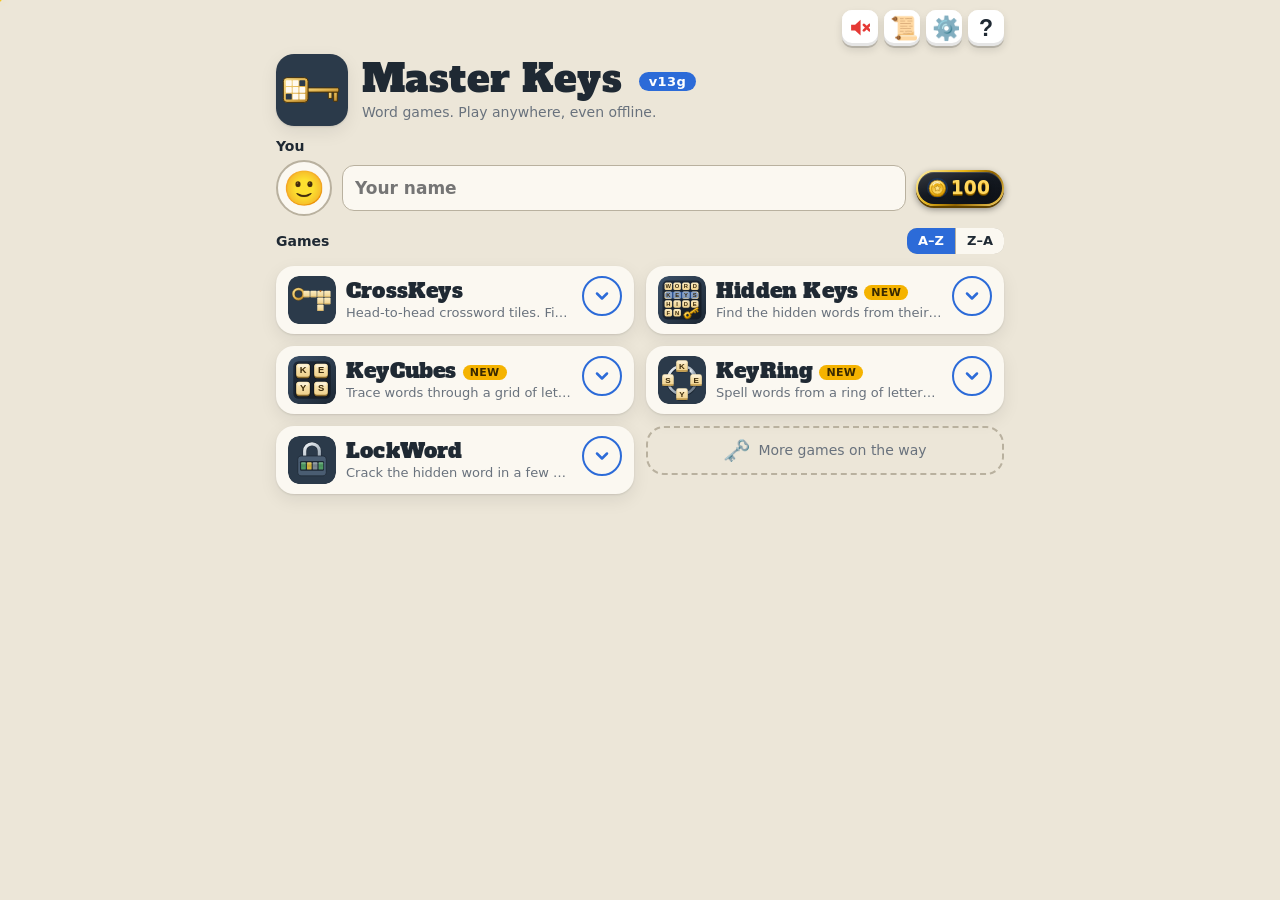
<file: index.html>
<!doctype html>
<html lang="en">
<head>
  <meta charset="utf-8">
  <meta name="viewport" content="width=device-width, initial-scale=1, viewport-fit=cover, user-scalable=no">
  <meta name="theme-color" content="#2b3a4a">
  <meta name="mobile-web-app-capable" content="yes">
  <meta name="apple-mobile-web-app-capable" content="yes">
  <meta name="apple-mobile-web-app-status-bar-style" content="default">
  <meta name="apple-mobile-web-app-title" content="Master Keys">
  <meta name="description" content="Master Keys: CrossKeys, a head-to-head crossword tile game, LockWord, a word-guessing game, and KeyRing, a word builder. Plays offline.">
  <title>Master Keys · v13g</title>
  <link rel="manifest" href="manifest.webmanifest">
  <link rel="icon" href="icons/icon.svg" type="image/svg+xml">
  <link rel="icon" href="icons/icon-192.png" type="image/png" sizes="192x192">
  <link rel="apple-touch-icon" href="icons/apple-touch-icon.png">
  <link rel="stylesheet" href="style.css">
</head>
<body>
  <!-- v11d / v11e: SVG gradients for the gold coin and KeyRing's corner pieces (hidden, but painted) -->
  <svg class="kr-defs mk-defs" width="0" height="0" aria-hidden="true" focusable="false"><defs>
      <!-- v11e: the app-wide 3D gold coin (app.js MK_COIN); v12a: the blue of the drawn pause / play icons -->
      <linearGradient id="mkBlueG" x1="0" y1="0" x2="0" y2="1"><stop offset="0" stop-color="#5aa8ff"/><stop offset=".55" stop-color="#2a7de8"/><stop offset="1" stop-color="#1659c2"/></linearGradient>
      <linearGradient id="mkCoinFace" x1="0" y1="0" x2=".3" y2="1"><stop offset="0" stop-color="#fff6c9"/><stop offset=".42" stop-color="#ffd54a"/><stop offset="1" stop-color="#d99a00"/></linearGradient>
      <linearGradient id="mkCoinIn" x1="0" y1="0" x2="0" y2="1"><stop offset="0" stop-color="#e3a400"/><stop offset="1" stop-color="#ffe07a"/></linearGradient>
      <linearGradient id="krCoinG" x1="0" y1="0" x2="0" y2="1"><stop offset="0" stop-color="#fff2b8"/><stop offset=".38" stop-color="#ffe082"/><stop offset="1" stop-color="#f5b300"/></linearGradient>
      <linearGradient id="krGloss" x1="0" y1="0" x2=".35" y2="1"><stop offset="0" stop-color="#fff" stop-opacity=".62"/><stop offset=".42" stop-color="#fff" stop-opacity=".12"/><stop offset=".5" stop-color="#fff" stop-opacity="0"/></linearGradient>
      <linearGradient id="krSapA" x1="0" y1="0" x2="0" y2="1"><stop offset="0" stop-color="#6cb6ff"/><stop offset=".45" stop-color="#2a7de8"/><stop offset="1" stop-color="#0d3f9e"/></linearGradient>
      <linearGradient id="krPurA" x1="0" y1="0" x2="0" y2="1"><stop offset="0" stop-color="#d8acff"/><stop offset=".45" stop-color="#9445f2"/><stop offset="1" stop-color="#4b1591"/></linearGradient>
      <linearGradient id="krSteelR" x1="0" y1="0" x2="1" y2="1"><stop offset="0" stop-color="#ffffff"/><stop offset=".45" stop-color="#b9c4cf"/><stop offset="1" stop-color="#5d6a77"/></linearGradient>
      <linearGradient id="krSteelB" x1="0" y1="0" x2="0" y2="1"><stop offset="0" stop-color="#fbfcfd"/><stop offset=".5" stop-color="#d3dae1"/><stop offset="1" stop-color="#97a3af"/></linearGradient>
      <linearGradient id="krSteelDk" x1="0" y1="0" x2="1" y2="1"><stop offset="0" stop-color="#9aa6b2"/><stop offset="1" stop-color="#36414d"/></linearGradient>
      <linearGradient id="krNavyC" x1="0" y1="0" x2="0" y2="1"><stop offset="0" stop-color="#34507f"/><stop offset=".5" stop-color="#1a2b4f"/><stop offset="1" stop-color="#0b1427"/></linearGradient>
      <linearGradient id="krPlumC" x1="0" y1="0" x2="0" y2="1"><stop offset="0" stop-color="#6a3a8e"/><stop offset=".5" stop-color="#3a1a55"/><stop offset="1" stop-color="#1f0c30"/></linearGradient>
      <linearGradient id="krGoldR" x1="0" y1="0" x2="1" y2="1"><stop offset="0" stop-color="#fff3b0"/><stop offset=".5" stop-color="#e7b416"/><stop offset="1" stop-color="#9a6b00"/></linearGradient>
      <!-- v12d (JM CD-119 add. 2.1): Button Colors Ruby, Emerald, Onyx -->
      <linearGradient id="krRubyD" x1="0" y1="0" x2="0" y2="1"><stop offset="0" stop-color="#ff7b7b"/><stop offset=".45" stop-color="#d62828"/><stop offset="1" stop-color="#7d0f14"/></linearGradient>
      <linearGradient id="krEmerE" x1="0" y1="0" x2="0" y2="1"><stop offset="0" stop-color="#6fe39a"/><stop offset=".45" stop-color="#1f9d55"/><stop offset="1" stop-color="#0b5a2e"/></linearGradient>
      <linearGradient id="krOnyxF" x1="0" y1="0" x2="0" y2="1"><stop offset="0" stop-color="#4a4f57"/><stop offset=".5" stop-color="#1c1f24"/><stop offset="1" stop-color="#050608"/></linearGradient>
    </defs></svg>
  <!-- ===== Lobby (v10, JM CD-76: 3.1–3.3, CD-79): only what every game shares, plus one equal card per game ===== -->
  <section id="home" class="screen">
    <div class="home-wrap lobby-wrap">
      <!-- sound, Game History, Master Keys settings and How To Play in the top corner -->
      <div class="home-icons">
        <button class="icon-btn snd-btn" data-snd type="button">🔇</button>
        <button class="icon-btn" id="histBtn" type="button" title="Game History" aria-label="Game History">📜</button>
        <button class="icon-btn" id="mkSetBtn" type="button" title="Master Keys settings" aria-label="Master Keys settings" data-mk-aria="{suite} settings">⚙</button>
        <button class="icon-btn" id="howBtn" type="button" title="How To Play" aria-label="How To Play">?</button>
      </div>
      <header class="brand">
        <img class="logo" src="icons/icon.svg" alt="" width="64" height="64">
        <div class="brand-txt">
          <h1><span data-mk="suite">Master Keys</span> <span class="vpill" id="verPill">v13g</span></h1>
          <p class="tag">Word games. Play anywhere, even offline.</p>
        </div>
      </header>

      <div class="field">
        <span class="lbl">You</span>
        <div class="me-row">
          <button class="me-av" id="myAv" type="button" aria-label="Choose your avatar">🙂</button>
          <input type="text" id="myName" maxlength="14" placeholder="Your name" autocomplete="off" spellcheck="false" aria-label="Your name">
          <span class="home-coins" id="homeCoins"></span><!-- v08: your coin balance -->
        </div>
      </div>

      <!-- v13b (JM CD-134: 3.1.2): the game cards sort A–Z (the standard) or Z–A -->
      <div class="games-head"><span class="lbl games-lbl">Games</span><div class="seg lobby-sort" id="lobbySort" role="group" aria-label="Sort the games"><button type="button" data-v="az" title="Sort the games A to Z">A–Z</button><button type="button" data-v="za" title="Sort the games Z to A">Z–A</button></div></div>
      <div class="games">
        <!-- v10a (JM CD-83: 3.1.1): each card starts collapsed. Tap the name (or the card) for the game's Setup screen;
             the chevron at the far right shows the details: record, ▶ Resume, 🆕 New Game (your last settings), ⚙ Setup -->
        <div class="gcard" id="ckCard" data-g="cross">
          <div class="ghead"><img class="gico" src="icons/crosskeys.svg" alt=""><div><p class="gname" data-mk="cross">CrossKeys</p><p class="gpitch" data-pitch="Head-to-head crossword tiles. Finish the words, beat the Bot.">Head-to-head crossword tiles. Finish the words, beat the Bot.</p></div><button class="gchev" type="button" aria-expanded="false" aria-label="Show CrossKeys details" data-mk-aria="Show {cross} details" title="Show details"><svg viewBox="0 0 24 24" fill="none" stroke="currentColor" stroke-width="3" stroke-linecap="round" stroke-linejoin="round" aria-hidden="true"><path d="M6 9l6 6 6-6"/></svg></button></div>
          <div class="gbody"><div>
            <div class="grec" id="ckRec"></div>
            <div class="gres" id="ckUnf" hidden></div>
            <div class="gbtns">
              <button class="btn primary big" id="resumeBtn" type="button" hidden>▶ Resume</button>
              <button class="btn big" id="ckNewBtn" type="button">🆕 New Game</button>
              <button class="btn big" id="ckSetupBtn" type="button" aria-label="Setup">⚙<span class="bt"> Setup</span></button>
            </div>
            <p class="glast" id="ckLast"></p>
          </div></div>
        </div>
        <div class="gcard" id="lwCard" data-g="lock">
          <div class="ghead"><span class="gico" id="vaultBtnIco"><img src="icons/lockword.svg" alt=""></span><div><p class="gname" id="vaultBtnName">LockWord</p><p class="gpitch" data-pitch="Crack the hidden word in a few guesses.">Crack the hidden word in a few guesses.</p></div><button class="gchev" type="button" aria-expanded="false" aria-label="Show LockWord details" data-mk-aria="Show {lock} details" title="Show details"><svg viewBox="0 0 24 24" fill="none" stroke="currentColor" stroke-width="3" stroke-linecap="round" stroke-linejoin="round" aria-hidden="true"><path d="M6 9l6 6 6-6"/></svg></button></div>
          <div class="gbody"><div>
            <div class="grec" id="lwRec"></div>
            <div class="gres" id="lwUnf" hidden></div>
            <div class="gbtns">
              <button class="btn primary big" id="lwResumeBtn" type="button" hidden>▶ Resume</button>
              <button class="btn big" id="lwNewBtn" type="button">🆕 New Game</button>
              <button class="btn big" id="vaultBtn" type="button" aria-label="Setup">⚙<span class="bt"> Setup</span></button>
            </div>
            <p class="glast" id="lwLast"></p>
          </div></div>
        </div>
        <div class="gcard" id="krCard" data-g="ring">
          <div class="ghead"><img class="gico" src="icons/keyring.svg" alt=""><div><p class="gname"><span data-mk="ring">KeyRing</span><span class="newb" id="krNewB">NEW</span></p><p class="gpitch" data-pitch="Spell words from a ring of letters. Fill every slot.">Spell words from a ring of letters. Fill every slot.</p></div><button class="gchev" type="button" aria-expanded="false" aria-label="Show KeyRing details" data-mk-aria="Show {ring} details" title="Show details"><svg viewBox="0 0 24 24" fill="none" stroke="currentColor" stroke-width="3" stroke-linecap="round" stroke-linejoin="round" aria-hidden="true"><path d="M6 9l6 6 6-6"/></svg></button></div>
          <div class="gbody"><div>
            <div class="grec" id="krRec"></div>
            <div class="gres" id="krUnf" hidden></div>
            <div class="gbtns">
              <button class="btn primary big" id="krResumeBtn" type="button" hidden>▶ Resume</button>
              <button class="btn big" id="krNewBtn" type="button">🆕 New Game</button>
              <button class="btn big" id="krSetupBtn" type="button" aria-label="Setup">⚙<span class="bt"> Setup</span></button>
            </div>
            <p class="glast" id="krLast"></p>
          </div></div>
        </div>
        <!-- v12: KeyCubes (JM CD-103, CD-109), the letter-cube word hunt -->
        <div class="gcard" id="kcCard" data-g="cubes">
          <div class="ghead"><img class="gico" src="icons/keycubes.svg" alt=""><div><p class="gname"><span data-mk="cubes">KeyCubes</span><span class="newb" id="kcNewB">NEW</span></p><p class="gpitch" data-pitch="Trace words through a grid of letter cubes. Out-hunt the Bot.">Trace words through a grid of letter cubes. Out-hunt the Bot.</p></div><button class="gchev" type="button" aria-expanded="false" aria-label="Show KeyCubes details" data-mk-aria="Show {cubes} details" title="Show details"><svg viewBox="0 0 24 24" fill="none" stroke="currentColor" stroke-width="3" stroke-linecap="round" stroke-linejoin="round" aria-hidden="true"><path d="M6 9l6 6 6-6"/></svg></button></div>
          <div class="gbody"><div>
            <div class="grec" id="kcRec"></div>
            <div class="gres" id="kcUnf" hidden></div>
            <div class="gbtns">
              <button class="btn primary big" id="kcResumeBtn" type="button" hidden>▶ Resume</button>
              <button class="btn big" id="kcNewBtn" type="button">🆕 New Game</button>
              <button class="btn big" id="kcSetupBtn" type="button" aria-label="Setup">⚙<span class="bt"> Setup</span></button>
            </div>
            <p class="glast" id="kcLast"></p>
          </div></div>
        </div>
        <!-- v13: Hidden Keys (JM CD-130: 1.1.1), the clue word search -->
        <div class="gcard" id="hkCard" data-g="hidden">
          <div class="ghead"><img class="gico" src="icons/hiddenkeys.svg" alt=""><div><p class="gname"><span data-mk="hidden">Hidden Keys</span><span class="newb" id="hkNewB">NEW</span></p><p class="gpitch" data-pitch="Find the hidden words from their clues. Race the Bot to every one.">Find the hidden words from their clues. Race the Bot to every one.</p></div><button class="gchev" type="button" aria-expanded="false" aria-label="Show Hidden Keys details" data-mk-aria="Show {hidden} details" title="Show details"><svg viewBox="0 0 24 24" fill="none" stroke="currentColor" stroke-width="3" stroke-linecap="round" stroke-linejoin="round" aria-hidden="true"><path d="M6 9l6 6 6-6"/></svg></button></div>
          <div class="gbody"><div>
            <div class="grec" id="hkRec"></div>
            <div class="gres" id="hkUnf" hidden></div>
            <div class="gbtns">
              <button class="btn primary big" id="hkResumeBtn" type="button" hidden>▶ Resume</button>
              <button class="btn big" id="hkNewBtn" type="button">🆕 New Game</button>
              <button class="btn big" id="hkSetupBtn" type="button" aria-label="Setup">⚙<span class="bt"> Setup</span></button>
            </div>
            <p class="glast" id="hkLast"></p>
          </div></div>
        </div>
        <div class="gcard soon"><b>🗝️</b>More games on the way</div>
      </div>
    </div>
  </section>

  <!-- ===== CrossKeys Setup (v10): the settings that used to sit on the menu ===== -->
  <section id="ckSetup" class="screen" hidden>
    <header class="vt-top ck-top">
      <button class="icon-btn" id="ckMenu" type="button" aria-label="Back to the Lobby" title="Back to the Lobby">☰</button>
      <img class="ck-ico" src="icons/crosskeys.svg" alt="">
      <h2 class="vt-title ck-title"><span data-mk="cross">CrossKeys</span><small>Setup</small></h2>
      <button class="icon-btn snd-btn" data-snd type="button">🔇</button>
      <button class="icon-btn" id="ckNewSet" type="button" aria-label="New Game" title="New Game: start one with these settings">🆕</button>
      <button class="icon-btn" id="ckHelp" type="button" aria-label="How To Play CrossKeys" data-mk-aria="How To Play {cross}">?</button>
    </header>
    <div class="home-wrap ck-wrap">
      <div class="unfin" id="ckSetUnf" hidden><span id="ckSetUnfTxt"></span><button class="btn primary" id="ckSetResume" type="button">▶ Resume</button></div>

      <!-- Opponent (2 rows) + Challenge Level (opponent skill and puzzle difficulty together) -->
      <div class="pair opp-row">
        <div class="field">
          <span class="lbl">Bot</span>
          <div class="card opp-card">
            <div class="opp-face" id="oppFace">🦊</div>
            <div class="opp-info">
              <div class="opp-name" id="oppName"></div>
              <div class="opp-rec" id="oppRec"></div>
            </div>
          </div>
        </div>
        <label class="field chal">
          <span class="lbl">Challenge Level</span>
          <select id="skillSel" aria-label="Challenge Level">
            <option value="1">1 · Apprentice</option>
            <option value="2">2</option>
            <option value="3">3</option>
            <option value="4">4</option>
            <option value="5">5</option>
            <option value="6">6</option>
            <option value="7">7</option>
            <option value="8">8</option>
            <option value="9">9</option>
            <option value="10">10 · Master</option>
          </select>
        </label>
      </div>

      <div class="field">
        <span class="lbl">Grid Size</span>
        <div class="seg one" id="sizeSeg">
          <button type="button" data-v="S">Small <small>(5 × 6)</small></button>
          <button type="button" data-v="M">Medium <small>(6 × 7)</small></button>
          <button type="button" data-v="L">Large <small>(7 × 11)</small></button>
        </div>
      </div>

      <!-- v13f (JM 2026-11-27 S.1, every game): the color schemes sit up here, not under More Options, so they're easy to
           change mid-game. v08j (CD-45: 2.2a): grid colors (they change at once); v11e (CD-102, CD-105): the coin buttons' look -->
      <div class="pair mk-looks">
        <label class="field gs-field">
          <span class="lbl">Grid Colors</span>
          <span class="gs-pick"><select id="gridSel"></select><span id="gridSample"></span></span>
        </label>
        <label class="field"><span class="lbl">Button Colors</span><select id="btnSel"></select></label>
      </div>

      <!-- v08h (JM CD-41: 1.1): the five options you rarely change fold into one row with a one-line summary (▸ / ▾) -->
      <details class="opts" id="optsBox">
        <summary><span class="cec" aria-hidden="true">▸</span><span class="lbl">More Options</span><span class="opts-sum" id="optsSum"></span></summary>
        <div class="opts-body">
      <div class="pair three">
        <label class="field">
          <span class="lbl">Letters in Hand</span>
          <select id="handSel">
            <option value="4">4 letters</option>
            <option value="5">5 letters</option>
            <option value="6">6 letters</option>
            <option value="7">7 letters</option>
            <option value="8">8 letters</option>
          </select>
        </label>
        <label class="field">
          <span class="lbl">Bonus Squares</span>
          <select id="bonusSel">
            <option value="fixed">Fixed</option>
            <option value="floating">Floating</option>
            <option value="both">Both</option>
            <option value="off">Off</option>
          </select>
        </label>
        <label class="field">
          <span class="lbl">Clue Pics</span>
          <select id="picsSel">
            <option value="off">Off</option>
            <option value="some">Some</option>
            <option value="lots">Lots</option>
          </select>
        </label>
      </div>

      <div class="pair">
        <label class="field">
          <span class="lbl">Scoring</span>
          <select id="scoringSel">
            <option value="classic">Classic</option>
            <option value="flat">Flat</option>
            <option value="finisher">Word Finisher</option>
            <option value="combo">Combo Chain</option>
            <option value="bounty">Bounty</option>
          </select>
        </label>
        <label class="field">
          <span class="lbl">Timer</span>
          <select id="timerSel">
            <option value="0">Untimed</option>
            <optgroup label="Per turn">
              <option value="t30">Blitz · 30 s per TURN</option>
              <option value="t60">1 min per TURN</option>
              <option value="t120">2 min per TURN</option>
              <option value="t180">3 min per TURN</option>
              <option value="t240">4 min per TURN</option>
              <option value="t300">5 min per TURN</option>
            </optgroup>
            <optgroup label="Whole game (your clock only)">
              <option value="g120">2 min each (whole game)</option>
              <option value="g180">3 min each (whole game)</option>
              <option value="g300">5 min each (whole game)</option>
              <option value="g600">10 min each (whole game)</option>
              <option value="g900">15 min each (whole game)</option>
            </optgroup>
          </select>
        </label>
      </div>
      <span class="opt-desc" id="scoringDesc"></span>
      <!-- v10: Screen moved to ⚙ Master Keys settings in the Lobby (it changes every game) -->
      <div class="def-row">
        <button class="btn" id="saveDefBtn" type="button" title="Keep the Challenge Level, Grid Size and all these Options as your defaults">⭐ Save as my defaults</button>
        <button class="btn" id="resetDefBtn" type="button" title="Bring back your saved defaults (or the app's, if you haven't saved any)">↺ Defaults</button>
      </div>
        </div>
      </details>

      <button class="btn primary big" id="startBtn" type="button">▶ Start <span data-mk="cross">CrossKeys</span></button>
      <div class="vt-stats" id="ckStats"></div>
    </div>
  </section>

  <!-- ===== LockWord, fka Word Vault (v07c, JM CD-21: 5.1–5.3): a word-guessing game (v10: a full game in the suite, opened from its Lobby card) ===== -->
  <section id="vault" class="screen" hidden>
    <header class="vt-top">
      <button class="icon-btn" id="vtMenu" type="button" aria-label="Back to the Lobby" title="Back to the Lobby">☰</button>
      <button class="vt-av" id="vtAv" type="button" aria-label="Choose the LockWord icon" data-mk-aria="Choose the {lock} icon" title="Choose an icon"><img src="icons/lockword.svg" alt=""></button>
      <h2 class="vt-title" id="vtTitle" title="Double-click to rename">LockWord</h2>
      <button class="vt-clock" id="vtClock" type="button" title="Pause" aria-label="Pause" hidden><b id="vtPauseIco">⏸️</b><span id="vtClockTxt">0:00</span></button>
      <button class="icon-btn snd-btn" data-snd type="button">🔇</button><!-- v08h: sound on / off -->
      <button class="icon-btn" id="vtSet" type="button" aria-label="LockWord settings" data-mk-aria="{lock} settings" title="Settings">⚙</button>
      <button class="icon-btn" id="vtHelp" type="button" aria-label="How To Play LockWord" data-mk-aria="How To Play {lock}">?</button>
    </header>
    <div class="vt-main">
      <div class="vt-setup" id="vtSetup">
        <div class="vt-grid">
          <label class="field"><span class="lbl">Scoring</span><select id="vtScoring"><option value="classic">Classic</option><option value="flat">Flat</option></select></label><!-- v12a (CD-111 add. 4.2.1): Scoring and Button Colors first, side by side -->
          <label class="field"><span class="lbl">Button Colors</span><select id="vtBtn"></select></label><!-- v11e (CD-105: 1.1a) -->
          <label class="field"><span class="lbl">Challenge Level</span><select id="vtLevel"></select></label>
          <label class="field"><span class="lbl">Letters</span><select id="vtLen"></select></label>
          <label class="field"><span class="lbl">Guesses</span><select id="vtTries"></select></label>
          <label class="field"><span class="lbl">Timer</span><select id="vtTimer"></select></label>
        </div>
        <span class="opt-desc" id="vtDesc"></span>
        <button class="btn primary big" id="vtStart" type="button">🔓 Pick the Lock</button>
        <div class="vt-stats" id="vtStats"></div>
      </div>
      <div class="vt-play" id="vtPlay" hidden>
        <div class="vt-info" id="vtInfo"></div>
        <div class="vt-boardwrap" id="vtWrap"><div class="vt-board" id="vtBoard"></div><div class="vt-ov" id="vtOv" hidden></div></div>
        <div class="vt-acts">
          <!-- v08c (JM CD-30: 4.2a): two groups: blue coin buttons (two taps to buy) | gray round game controls (ask first) -->
          <div class="vt-grp coins">
            <button class="btn act coinbtn cb2" id="vtHint" type="button" title="Show a clue for the word (10 coins)"><span class="cb-top"><b>🔎</b><span class="cb-cost">🪙<span class="cb-n" id="vtHintN">10</span></span></span><span class="cb-lab" id="vtHintL">HINT</span></button>
            <button class="btn act coinbtn cb2" id="vtReveal" type="button"><span class="cb-top"><b>💡</b><span class="cb-cost">🪙<span class="cb-n" id="vtRevealN">16</span></span></span><span class="cb-lab">REVEAL</span></button>
          </div>
          <div class="vt-grp ctl">
            <button class="btn act ctlbtn" id="vtNew" type="button"><b>🆕</b><span>New Game</span></button>
            <button class="btn act ctlbtn" id="vtQuit" type="button"><b>🏳️</b><span>Give up</span></button>
          </div>
          <!-- v08b (JM, CD-27: 3.4.1): the key-size handle sits at the end of the button row (drag down = shorter keys) -->
          <div class="vt-grip" id="vtGrip" role="separator" aria-orientation="horizontal" aria-label="Drag down for shorter keys, up for taller" title="Key size: drag down for shorter keys, up for taller · double-click for the tallest"><span>⇕</span></div>
        </div>
        <!-- v08f (JM CD-37: 2.1.1): after the word, the button row becomes this game-over bar -->
        <div class="overbar" id="vtOver" hidden></div>
        <div class="vt-kb" id="vtKb"></div>
      </div>
    </div>
  </section>
  <!-- ===== KeyRing (v11, JM CD-87, CD-88): Setup panel and the game screen (keyring.js) ===== -->
  <section id="keyring" class="screen" hidden>
    <header class="vt-top kr-top">
      <button class="icon-btn" id="krMenu" type="button" aria-label="Back to the Lobby" title="Back to the Lobby">☰</button>
      <img class="ck-ico" src="icons/keyring.svg" alt="">
      <h2 class="vt-title ck-title"><span data-mk="ring">KeyRing</span><small id="krSub">Setup</small></h2>
      <button class="icon-btn snd-btn" data-snd type="button">🔇</button>
      <button class="icon-btn" id="krNewG" type="button" aria-label="New Game: deal a new Ring" title="New Game: deal a new Ring">🆕</button>
      <button class="icon-btn" id="krSet" type="button" aria-label="KeyRing Setup" data-mk-aria="{ring} Setup" title="Setup">⚙</button>
      <button class="icon-btn" id="krHelp" type="button" aria-label="How To Play KeyRing" data-mk-aria="How To Play {ring}">?</button>
    </header>
    <div class="home-wrap ck-wrap kr-setup" id="krSetup">
      <div class="unfin" id="krSetUnf" hidden><span id="krSetUnfTxt"></span><button class="btn primary" id="krSetResume" type="button">▶ Resume</button></div>
      <div class="field"><span class="lbl">Letters on the Ring</span>
        <div class="seg kr-nseg" id="krNSeg"><button type="button" data-n="3">3</button><button type="button" data-n="4">4</button><button type="button" data-n="5">5</button><button type="button" data-n="6">6</button><button type="button" data-n="7">7</button><button type="button" data-n="8">8</button></div>
      </div>
      <!-- v13f (JM 2026-11-27 1.2.1.1): the Key Tiles preview and, beside it, the Ring Button colors preview (keyring.js fills #krBsPrev) -->
      <div class="kr-prevw" aria-hidden="true"><div class="kr-prev" id="krPrev"></div><div class="kr-bprev" id="krBsPrev"></div></div>
      <p class="opt-desc kr-desc" id="krNDesc"></p>
      <!-- v13f (JM 2026-11-27 S.1, every game): the color schemes sit up here, not under More options, so they're easy to change mid-game -->
      <div class="mk-looks kr-looks">
        <div class="field"><span class="lbl">Key word colors</span>
          <div class="seg" id="krCol"><button type="button" data-v="word">By word</button><button type="button" data-v="letter">By letter</button><button type="button" data-v="none">No colors</button></div>
        </div>
        <label class="field"><span class="lbl">Ring Button Colors</span><select id="krBs"><option value="b">Steel</option><option value="a">Sapphire</option><option value="c">Navy &amp; gold</option><option value="d">Ruby</option><option value="e">Emerald</option><option value="f">Onyx</option></select></label>
      </div>
      <div class="pair">
        <label class="field"><span class="lbl">Challenge Level</span><select id="krLv"></select></label>
        <label class="field"><span class="lbl">Timer</span><select id="krTm"></select></label>
      </div>
      <!-- v11c (JM CD-97: 1.1.1, 1.2.1.1.3): the two quantities side by side, each half as wide as before -->
      <div class="pair">
        <label class="field"><span class="lbl">Key Words Quantity</span><select id="krKw"></select></label>
        <label class="field"><span class="lbl">Bonus Words Quantity</span><select id="krBw"><option value="none">None</option><option value="fewest">Fewest</option><option value="some">Some</option><option value="many">Many</option><option value="any">- Any -</option></select></label>
      </div>
      <button class="btn primary big" id="krStart" type="button">▶ Start KeyRing</button>
      <!-- v11c (CD-97 add. 1): the options you rarely change fold into one row with a one-line summary (▸ / ▾), as in CrossKeys -->
      <details class="opts" id="krOpts">
        <summary><span class="cec" aria-hidden="true">▸</span><span class="lbl">More options</span><span class="opts-sum" id="krOptsSum"></span></summary>
        <div class="opts-body">
          <p class="opt-desc kr-desc">Challenge Level picks the Key words: everyday words at 1–3, rarer ones as it rises. Key Words Quantity: how many words the Key grid holds (Auto follows the Challenge Level). Bonus Words Quantity: how many other real words the Ring's letters spell, outside the Key grid.</p>
          <div class="field"><span class="lbl">Time's up pays for your letters</span>
            <div class="seg" id="krTp"><button type="button" data-v="off">Off</button><button type="button" data-v="on">On</button></div>
          </div>
          <p class="opt-desc kr-desc">On: a timed Ring that runs out pays one letter's worth for each letter you filled. Off: bonus coins only.</p>
          <div class="field"><span class="lbl">Layout</span>
            <div class="seg" id="krLay"><button type="button" data-v="auto">Auto</button><button type="button" data-v="stack">Stacked</button><button type="button" data-v="side">Side by side</button></div>
          </div>
          <p class="opt-desc kr-desc">Auto picks the bigger Ring. Side by side needs a tablet or computer screen. During play, the layout pill (tablets and computers) and the Word / Letter switch (top corner of the Key grid) change them too.</p>
        </div>
      </details>      <div class="vt-stats" id="krStats"></div>
    </div>
    <div class="kr-main" id="krPlay" hidden>
      <div class="kr-grid" id="krMain">
        <div class="kr-info" id="krInfo">
          <span data-kr-coins></span>
          <button class="kr-pill" id="krProg" type="button" title="Key words found"><span class="e">🔑</span> 0 / 0 Key words</button>
          <button class="kr-pill kr-clock" id="krClock" type="button" title="The clock: tap to pause"><span class="e">⏱</span> <span id="krClk">0:00</span></button>
          <button class="kr-pill kr-pz-btn" id="krPause" type="button" title="Pause" aria-label="Pause">⏸</button>
          <button class="kr-pill kr-lay" id="krLayP" type="button" title="Layout: Auto, Stacked or Side by side" hidden></button>
        </div>
        <div class="kr-slots" id="krSlots"></div>
        <button class="kr-colsw" id="krColP" type="button" aria-label="Key word colors"><i class="sw-dot" aria-hidden="true"></i><span id="krColT">Word</span></button><!-- v12a (CD-113: 3.2a): one button cycles Word, Letter, No colors -->
        <div class="kr-msg" id="krMsg" aria-live="polite"></div>
        <div class="kr-play">
          <div class="kr-stage">
            <div class="kr-ring" id="krRing">
              <div class="kr-plat"></div>
              <svg class="kr-steel" viewBox="0 0 100 100" aria-hidden="true">
                <defs><linearGradient id="krStl" x1="0" y1="0" x2="1" y2="1"><stop offset="0" stop-color="var(--kr-st1)"/><stop offset=".5" stop-color="var(--kr-st2)"/><stop offset="1" stop-color="var(--kr-st3)"/></linearGradient></defs>
                <circle cx="50" cy="51.2" r="38" fill="none" stroke="rgba(0,0,0,.45)" stroke-width="3.6"/>
                <circle cx="50" cy="50" r="38" fill="none" stroke="url(#krStl)" stroke-width="3.2"/>
                <circle cx="50" cy="49.2" r="38" fill="none" stroke="rgba(255,255,255,.55)" stroke-width=".5" stroke-dasharray="40 200" stroke-dashoffset="150"/>
              </svg>
              <svg class="kr-line" id="krLine" aria-hidden="true"><polyline points=""/></svg>
              <button class="kr-hub" id="krHub" type="button" title="Shuffle: spin the letters (Space)" aria-label="Shuffle"><svg viewBox="0 0 24 24" fill="none" stroke="currentColor" stroke-width="2.6" stroke-linecap="round" stroke-linejoin="round" aria-hidden="true"><path d="M3 7h3.5c2 0 3.2 1 4.3 2.7l2.4 4.6C14.3 16 15.5 17 17.5 17H21M18 14l3 3-3 3M3 17h3.5c1.4 0 2.4-.5 3.2-1.4M14.3 8.4C15.1 7.5 16.1 7 17.5 7H21M18 4l3 3-3 3"/></svg></button>
            </div>
            <!-- v11d (CD-98 add. 2.1-2.4; CD-100: 2.1.2): corner pieces, shaped by keyring.js to follow the Ring -->
            <button class="btn kr-cp kr-bonus" id="krTag" type="button" title="Bonus words: tap for the list" aria-label="Bonus words: tap for the list"><svg class="kr-cps" aria-hidden="true"></svg><span class="kr-cpc tl"><span class="lab"><svg class="ki" viewBox="0 0 24 24" aria-hidden="true"><path d="M12 2.2l2.9 6.4 7 .7-5.3 4.7 1.6 6.9L12 17.3l-6.2 3.6 1.6-6.9L2.1 9.3l7-.7z"/></svg>BONUS</span><b class="num" id="krTagN">0</b></span></button>
            <button class="btn coinbtn kr-cp kr-time" id="krTime" type="button" aria-label="+30 seconds"><svg class="kr-cps" aria-hidden="true"></svg><span class="kr-cpc tr"><span class="lab"><svg class="ki" viewBox="0 0 24 24" aria-hidden="true"><path d="M9 1.4h6v2.3H9zM18.9 6.3l1.7-1.7 1.5 1.5-1.7 1.7z"/><path fill-rule="evenodd" d="M12 4.6a8.7 8.7 0 1 1 0 17.4 8.7 8.7 0 0 1 0-17.4zm0 2.5a6.2 6.2 0 1 0 0 12.4 6.2 6.2 0 0 0 0-12.4z"/><path d="M10.9 8.6h2.2v4.7l3.1 1.9-1.1 1.8-4.2-2.5z"/></svg>+30s</span><span class="cost">🪙<b id="krTimeCp">10</b></span></span></button>
            <button class="btn coinbtn kr-cp kr-hint" id="krHint" type="button" aria-label="Hint: show a slot's clue"><svg class="kr-cps" aria-hidden="true"></svg><span class="kr-cpc bl"><span class="cost">🪙<b id="krHintCp"></b></span><span class="lab"><svg class="ki" viewBox="0 0 24 24" aria-hidden="true"><path d="M12 1.6a7.3 7.3 0 0 0-4.4 13.1c.7.5 1.1 1.3 1.1 2.2v.7h6.6v-.7c0-.9.4-1.7 1.1-2.2A7.3 7.3 0 0 0 12 1.6z"/><path d="M8.7 19.1h6.6v1.1a2.2 2.2 0 0 1-2.2 2.2h-2.2a2.2 2.2 0 0 1-2.2-2.2z"/></svg>Hint</span></span></button>
            <button class="btn coinbtn kr-cp kr-drop" id="krDrop" type="button" aria-label="Key Drop: drop one letter into a slot"><svg class="kr-cps" aria-hidden="true"></svg><span class="kr-cpc br"><span class="cost">🪙<b id="krDropCp"></b></span><span class="lab"><svg class="ki" viewBox="0 0 24 24" aria-hidden="true"><path fill-rule="evenodd" d="M7.4 6.3a5.7 5.7 0 1 1-5.3 7.8 5.7 5.7 0 0 1 5.3-7.8zm0 3.3a2.4 2.4 0 1 0 0 4.8 2.4 2.4 0 0 0 0-4.8z"/><path d="M12.4 10.6h10.2v3.4h-1.4v3h-2.6v-3h-1.2v2.2h-2.6V14h-2.4z"/></svg>Drop</span></span></button>
          </div>
        </div>
        <button class="kr-pz" id="krPz" type="button" hidden><span class="mk-pzi">⏸️</span><b>Paused</b><span>Tap to resume play</span></button>
        <div class="overbar kr-over" id="krOver" hidden></div><!-- v11a (CD-93): the win report, under the Ring once it is over -->
        <p class="kr-tip"><kbd>A–Z</kbd> type · <kbd>Enter</kbd> submit · <kbd>⌫</kbd> back · <kbd>Esc</kbd> clear · <kbd>Space</kbd> shuffle · <kbd>Tab</kbd> next button (<kbd>Enter</kbd> presses it)</p>
      </div>
    </div>
  </section>
  <div id="toasts" class="toasts"></div>

  <!-- ===== Game ===== -->
  <!-- ===== v12: KeyCubes (keycubes.js): Setup, the game, the round results ===== -->
  <section id="keycubes" class="screen" hidden>
    <header class="vt-top kc-top">
      <button class="icon-btn" id="kcMenu" type="button" aria-label="Back to the Lobby" title="Back to the Lobby">☰</button>
      <img class="ck-ico" src="icons/keycubes.svg" alt="">
      <h2 class="vt-title ck-title"><span data-mk="cubes">KeyCubes</span><small id="kcSub">Setup</small></h2>
      <button class="icon-btn snd-btn" data-snd type="button">🔇</button>
      <button class="icon-btn" id="kcNewG" type="button" aria-label="New Game" title="New Game">🆕</button>
      <button class="icon-btn" id="kcSet" type="button" aria-label="KeyCubes Setup" data-mk-aria="{cubes} Setup" title="Setup">⚙</button>
      <button class="icon-btn" id="kcHelp" type="button" aria-label="How To Play KeyCubes" data-mk-aria="How To Play {cubes}">?</button>
    </header>
    <div class="home-wrap ck-wrap kc-setup" id="kcSetup">
      <div class="unfin" id="kcSetUnf" hidden><span id="kcSetUnfTxt"></span><button class="btn primary" id="kcSetResume" type="button">▶ Resume</button></div>
      <div class="field"><span class="lbl">Play</span>
        <div class="seg kc-seg" id="kcMode"><button type="button" data-v="duel">⚔ Duel<small>vs the Bot</small></button><button type="button" data-v="solo">🎯 Solo<small>no Bot</small></button></div>
      </div>
      <div class="field"><span class="lbl">Grid</span>
        <div class="seg kc-seg" id="kcN"><button type="button" data-v="4">4×4<small>16 cubes</small></button><button type="button" data-v="5">5×5<small>25 cubes</small></button></div>
      </div>
      <div class="kc-prevw" aria-hidden="true"><div class="kc-prev" id="kcPrev"></div><span class="btn coinbtn kc-prevb" id="kcPrevB" title="Your Button Color"><span class="ic">💡</span><span class="nm">Hint</span><span class="cp">Button Color</span></span></div>
      <!-- v13f (JM 2026-11-27 S.1, every game): the color schemes sit right under the preview, not under More options -->
      <div class="pair mk-looks">
        <label class="field"><span class="lbl">Cube Colors</span><select id="kcCs"></select></label>
        <label class="field"><span class="lbl">Button Colors</span><select id="kcBs"></select></label>
      </div>
      <div class="pair">
        <label class="field"><span class="lbl">Timer</span><select id="kcTm"></select></label>
        <label class="field" id="kcLvF"><span class="lbl">Challenge Level</span><select id="kcLv"></select></label>      </div>
      <p class="opt-desc" id="kcDesc"></p>
      <button class="btn primary big" id="kcStart" type="button">▶ Start KeyCubes</button>
      <details class="opts" id="kcOpts">
        <summary><span class="cec" aria-hidden="true">▸</span><span class="lbl">More options</span><span class="opts-sum" id="kcOptsSum"></span></summary>
        <div class="opts-body">
          <div class="pair">
            <label class="field"><span class="lbl">Shortest word</span><select id="kcMin"><option value="auto">Auto (by grid)</option><option value="3">3 letters</option><option value="4">4 letters</option></select></label>
            <label class="field" id="kcRdF"><span class="lbl">Rounds per match</span><select id="kcRd"><option value="1">1 round</option><option value="2">2 rounds</option><option value="3">3 rounds (default)</option><option value="4">4 rounds</option><option value="5">5 rounds</option></select></label>
          </div>
          <label class="field"><span class="lbl">Scoring</span><select id="kcSc"><option value="lp">Letter points + length bonus</option><option value="len">Word length only</option></select></label>
          <label class="field"><span class="lbl">Bonus cubes</span><select id="kcBon"><option value="on">On: 3W · 2W · 2L · 3L, new places every round</option><option value="off">Off</option></select></label>
          <div class="pair" id="kcSoloF">
            <label class="field"><span class="lbl">Solo Hints</span><select id="kcSh"><option value="free">Free</option><option value="paid">Paid (🪙1 per letter)</option></select></label>
            <label class="field"><span class="lbl">Solo Hint limit</span><select id="kcScap"><option value="3">3 per round</option><option value="none">No limit</option></select></label>
          </div>
        </div>
      </details>
      <div class="vt-stats" id="kcStats"></div>
    </div>
    <div class="kc-play" id="kcPlay" hidden>
      <div class="kc-main" id="kcMain">
        <div class="kc-bar" id="kcBar">
          <div class="kc-side me"><span class="av" id="kcMeAv">🙂</span><span class="nm" id="kcMeNm">You</span><span class="sc" id="kcMeSc">0</span><span class="rd" id="kcMeRd"></span><span class="plus" id="kcMePlus"></span></div>
          <div class="kc-mid"><button class="kc-clock hk-clockpz" id="kcClock" type="button" title="Pause"><span class="e" id="kcClkIco">⏸️</span><span id="kcClk">0:00</span></button><button class="kc-pause" id="kcPause" type="button" hidden></button></div><!-- v13g (JM CD-150: 5.2): pause lives in the clock, as in Hidden Keys -->
          <div class="kc-side bot" id="kcBot"><span class="av" id="kcBotAv">🤖</span><span class="nm" id="kcBotNm">Bot</span><span class="sc" id="kcBotSc">0</span><span class="rd" id="kcBotRd"></span><span class="plus" id="kcBotPlus">+1</span></div>
        </div>
        <div class="kc-msg" id="kcMsg" aria-live="polite"></div>
        <div class="kc-trayw"><div class="kc-tray" id="kcTray"></div><button class="kc-pz" id="kcPz" type="button" hidden><span class="mk-pzi">⏸️</span><b>Paused</b><span>Tap to resume play</span></button></div>
        <div class="kc-btns" id="kcBtns">
          <button class="btn coinbtn" id="kcHint" type="button" title="Hint: the clue for a word you have not found"><span class="ic">💡</span><span class="nm" id="kcHintNm">Hint</span><span class="cp" id="kcHintCp"></span></button>
          <button class="btn coinbtn" id="kcTurn" type="button" title="Rotate the grid a quarter turn (free)"><span class="ic">🔄</span><span class="nm">Rotate</span><span class="cp">free</span></button>
          <button class="btn coinbtn" id="kcDone" type="button" title="End this Solo round" hidden><span class="ic">🏁</span><span class="nm">Done</span><span class="cp">Solo</span></button>
        </div>
        <div class="kc-found"><h4><span id="kcFHead">Your words</span><span id="kcFPts"></span></h4><div class="kc-chips" id="kcChips"></div><p class="kc-left" id="kcLeft"></p></div>
        <p class="kc-tip"><kbd>A–Z</kbd> type · <kbd>Enter</kbd> submit · <kbd>⌫</kbd> back · <kbd>Esc</kbd> clear · <kbd>Space</kbd> pause</p>
      </div>
    </div>
    <div class="kc-res" id="kcRes" hidden>
      <div class="kc-rmain">
        <div class="overbar kc-win" id="kcWin"></div>
        <div class="kc-score" id="kcScore" hidden></div>
        <div class="kc-sum" id="kcSum"></div>
        <div class="kc-tabs" id="kcTabs"></div>
        <div class="kc-det" id="kcDet"></div>
        <div class="kc-list" id="kcList"></div>
        <div class="kc-nav"><button class="btn" id="kcResLobby" type="button">☰ Lobby</button><button class="btn" id="kcResSetup" type="button">⚙ Setup</button><button class="btn primary" id="kcNext" type="button">▶ Next round</button></div>
      </div>
    </div>
  </section>

  <!-- ===== v13: Hidden Keys (hiddenkeys.js): Setup, the game, the round results. It borrows KeyCubes' bar, score cards,
       Paused panel and results pieces (kc-* classes), so a change to those reaches both games ===== -->
  <section id="hiddenkeys" class="screen" hidden>
    <header class="vt-top kc-top hk-top">
      <button class="icon-btn" id="hkMenu" type="button" aria-label="Back to the Lobby" title="Back to the Lobby">☰</button>
      <img class="ck-ico" src="icons/hiddenkeys.svg" alt="">
      <h2 class="vt-title ck-title"><span data-mk="hidden">Hidden Keys</span><small id="hkSub">Setup</small></h2>
      <button class="icon-btn snd-btn" data-snd type="button">🔇</button>
      <button class="icon-btn" id="hkNewG" type="button" aria-label="New Game" title="New Game">🆕</button>
      <button class="icon-btn" id="hkSet" type="button" aria-label="Hidden Keys Setup" data-mk-aria="{hidden} Setup" title="Setup">⚙</button>
      <button class="icon-btn" id="hkHelp" type="button" aria-label="How To Play Hidden Keys" data-mk-aria="How To Play {hidden}">?</button>
    </header>
    <!-- v13f (JM 2026-11-27 2.2.1.1 #1): while you play, the title bar hides itself to give the grid room; this tab brings it back -->
    <button class="hk-hdrtab" id="hkHdrTab" type="button" hidden aria-label="Show the title bar" title="Show the title bar (menu, sound, New Game, Setup, help)"><span aria-hidden="true">▾</span></button>
    <div class="home-wrap ck-wrap kc-setup" id="hkSetup">
      <div class="unfin" id="hkSetUnf" hidden><span id="hkSetUnfTxt"></span><button class="btn primary" id="hkSetResume" type="button">▶ Resume</button></div>
      <div class="field"><span class="lbl">Play</span>
        <div class="seg kc-seg" id="hkMode"><button type="button" data-v="duel">⚔ Duel<small>vs the Bot</small></button><button type="button" data-v="solo">🎯 Solo<small>no Bot</small></button></div>
      </div>
      <div class="field"><span class="lbl">Grid</span>
        <div class="seg kc-seg" id="hkN"><button type="button" data-v="8">8×8<small>7–9 words</small></button><button type="button" data-v="10">10×10<small>10–12 words</small></button><button type="button" data-v="12">12×12<small>13–15 words</small></button></div>
      </div>
      <div class="field"><span class="lbl">Key list</span>
        <div class="seg kc-seg" id="hkList"><button type="button" data-v="clue">📖 Clues<small>find them from clues</small></button><button type="button" data-v="word">🔤 Words<small>the words are shown</small></button></div>
      </div>
      <div class="kc-prevw hk-prevw" aria-hidden="true"><div id="hkPrev"></div><span class="btn coinbtn kc-prevb" title="Your Button Color"><span class="ic">💡</span><span class="nm">Hint</span><span class="cp">Button Color</span></span></div>
      <!-- v13f (JM 2026-11-27 S.1, every game): the color schemes sit right under the preview, not under More options -->
      <div class="pair mk-looks">
        <label class="field"><span class="lbl">Grid Colors</span><select id="hkGs"></select></label>
        <label class="field"><span class="lbl">Button Colors</span><select id="hkBs"></select></label>
      </div>
      <div class="pair">
        <label class="field"><span class="lbl">Timer</span><select id="hkTm"></select></label>
        <label class="field"><span class="lbl">Challenge Level</span><select id="hkLv"></select></label>
      </div>
      <p class="opt-desc" id="hkDesc"></p>
      <button class="btn primary big" id="hkStart" type="button">▶ Start Hidden Keys</button>
      <details class="opts" id="hkOpts">
        <summary><span class="cec" aria-hidden="true">▸</span><span class="lbl">More options</span><span class="opts-sum" id="hkOptsSum"></span></summary>
        <div class="opts-body">
          <!-- v13a (JM CD-132 add. 1–2): Word count, then Word length, min and max side by side -->
          <div class="pair">
            <label class="field"><span class="lbl">Word count: min</span><select id="hkQmin"></select></label>
            <label class="field"><span class="lbl">Word count: max</span><select id="hkQmax"></select></label>
          </div>
          <div class="pair">
            <label class="field"><span class="lbl">Word length: min</span><select id="hkLmin"></select></label>
            <label class="field"><span class="lbl">Word length: max</span><select id="hkLmax"></select></label>
          </div>
          <div class="pair">
            <label class="field"><span class="lbl">Word directions</span><select id="hkDir"></select></label>
            <label class="field" id="hkRdF"><span class="lbl">Rounds per match</span><select id="hkRd"><option value="1">1 round</option><option value="2">2 rounds</option><option value="3">3 rounds (default)</option><option value="4">4 rounds</option><option value="5">5 rounds</option></select></label>
          </div>
          <div class="pair" id="hkSoloF">
            <label class="field"><span class="lbl">Solo Hints</span><select id="hkSh"><option value="free">Free</option><option value="paid">Paid (🪙1 per letter)</option></select></label>
            <label class="field"><span class="lbl">Solo Hint limit</span><select id="hkScap"><option value="3">3 per round</option><option value="none">No limit</option></select></label>
          </div>
        </div>
      </details>
      <div class="vt-stats" id="hkStats"></div>
    </div>
    <div class="kc-play" id="hkPlay" hidden>
      <div class="hk-main" id="hkMain">
        <div class="kc-bar" id="hkBar">
          <div class="kc-side me"><span class="av" id="hkMeAv">🙂</span><span class="nm" id="hkMeNm">You</span><span class="sc" id="hkMeSc">0</span><span class="rd" id="hkMeRd"></span><span class="plus" id="hkMePlus"></span></div>
          <div class="kc-mid"><button class="kc-clock hk-clockpz" id="hkClock" type="button" title="Pause"><span class="e" id="hkClkIco">⏸️</span><span id="hkClk">0:00</span></button><button class="kc-pause" id="hkPause" type="button" hidden></button></div><!-- v13f (2.2.1.1 #3): pause lives in the timer -->

          <div class="kc-side bot" id="hkBot"><span class="av" id="hkBotAv">🤖</span><span class="nm" id="hkBotNm">Bot</span><span class="sc" id="hkBotSc">0</span><span class="rd" id="hkBotRd"></span><span class="plus" id="hkBotPlus">+1</span></div>
        </div>
        <div class="kc-msg hk-msg" id="hkMsg" aria-live="polite"></div>
        <div class="hk-trayw"><div class="hk-tray" id="hkTray"></div><button class="kc-pz" id="hkPz" type="button" hidden><span class="mk-pzi">⏸️</span><b>Paused</b><span>Tap to resume play</span></button></div>
        <div class="kc-btns hk-btns" id="hkBtns">
          <button class="btn coinbtn" id="hkHint" type="button" title="Hint: stripe the first letter of a word"><span class="ic">💡</span><span class="nm" id="hkHintNm">Hint</span><span class="cp" id="hkHintCp"></span></button>
          <button class="btn coinbtn hk-zoom" id="hkZoom" type="button" title="Zoom: 1×, 1.5×, 2× (or pinch, Ctrl + wheel, + / − keys)" aria-label="Zoom"><span class="ic">🔍</span><span class="nm" id="hkZoomNm">1×</span></button>
          <button class="btn coinbtn" id="hkDone" type="button" title="End this Solo round" hidden><span class="ic">🏁</span><span class="nm">Done</span><span class="cp">Solo</span></button>
        </div>
        <div class="hk-keysw"><h4><span id="hkKHead">Key list</span><span id="hkKPts"></span><span class="seg hk-view" id="hkView" role="group" aria-label="Show clues or words"><button type="button" data-v="clue" title="Show the clues">📖 Clues</button><button type="button" data-v="word" title="Show the words">🔤 Words</button></span></h4><div class="hk-keys" id="hkKeys"></div></div>
        <p class="kc-tip hk-tip"><kbd>A–Z</kbd> type an answer (Clues) · <kbd>Enter</kbd> submit · <kbd>⌫</kbd> back · <kbd>Esc</kbd> clear · <kbd>Space</kbd> pause</p>
      </div>
    </div>
    <div class="kc-res" id="hkRes" hidden>
      <div class="hk-rmain">
        <div class="overbar kc-win" id="hkWin"></div>
        <div class="kc-score hk-score" id="hkScore" hidden></div>
        <div class="kc-sum hk-sum" id="hkSum"></div>
        <div class="hk-rboardw"><div class="hk-tray hk-rtray" id="hkRBoardW"></div></div>
        <div class="hk-rdet" id="hkRDet"></div>
        <div class="hk-keys hk-rlist" id="hkRList"></div>
        <div class="kc-nav hk-nav"><button class="btn" id="hkResLobby" type="button">☰ Lobby</button><button class="btn" id="hkResSetup" type="button">⚙ Setup</button><button class="btn primary" id="hkNext" type="button">▶ Next round</button></div>
      </div>
    </div>
  </section>

  <section id="game" class="screen" hidden>
    <!-- v08p (JM CD-56 add'l 1.1, iPad 1.1–1.4; CD-57: 1.1, 4.2–4.3): no clue bar. Each side: name over avatar + score,
         with its clock toward the center; the hub between them holds coins · Round · bag, this game's settings (wide
         screens) and ☰ 🔍 🔇 ⚙ ?. Turn messages float over the grid (#toasts). -->
    <header class="topbar">
      <div class="pl you" id="plYou">
        <div class="nm" id="myNm">You</div>
        <div class="pl-row"><span class="av" id="myAvTop">🙂</span><div class="sc" id="scYou">0</div><div class="clk" id="clkTop" role="button" tabindex="0" title="Tap to pause" hidden></div></div>
      </div>
      <div class="hub" id="hub">
        <div class="hub-info"><span class="gameinfo bar" id="infoBar"></span><span class="hub-set" id="hubSet"></span></div>
        <div class="hub-btns"><button class="icon-btn" id="menuBtn" type="button" aria-label="Back to the Lobby" title="Back to the Lobby">☰</button><span class="zslot" id="zoomSlot"></span><button class="icon-btn snd-btn" data-snd type="button">🔇</button><button class="icon-btn" id="ckNewHdr" type="button" aria-label="New Game" title="New Game">🆕</button><button class="icon-btn" id="setBtn" type="button" aria-label="CrossKeys settings" data-mk-aria="{cross} settings" title="Settings">⚙</button><button class="icon-btn" id="helpBtn" type="button" aria-label="How To Play">?</button></div>
      </div>
      <div class="pl opp" id="plOpp">
        <div class="nm" id="oppNm">Bot</div>
        <div class="pl-row"><div class="clk" id="clkOpp" title="The Bot's whole-game clock" hidden></div><div class="sc" id="scOpp">0</div><span class="av" id="oppAv">🦊</span></div>
      </div>
      <div class="cluebar" id="cluebar" aria-live="polite" hidden></div>
    </header>

    <!-- v08p: the Scoreboard drops down from here on phones (tap either score); the old row's buttons stay hidden -->
    <div class="sheetbar" id="sheetbar">
      <button class="icon-btn mini" id="menuBtn2" type="button" aria-label="Back to the Lobby" hidden>☰</button>
      <button class="sheet-toggle" id="sheetToggle" type="button" aria-expanded="false" hidden><span class="cec" id="sheetCec">▸</span> Scoreboard</button>
      <button class="icon-btn mini" id="setBtn2" type="button" aria-label="CrossKeys settings" data-mk-aria="{cross} settings" title="Settings" hidden>⚙</button>
      <button class="icon-btn mini" id="helpBtn2" type="button" aria-label="How To Play" hidden>?</button>
      <div class="sheetpanel" id="sheetPanel" hidden></div>
    </div>
    <div class="passwarn bar" id="passWarnBar" role="alert" hidden></div>

    <div class="mainrow">
      <aside class="side you" id="sideYou">
        <div class="passwarn" id="passWarnSide" hidden></div>
        <div class="sheetwrap" id="sheetYou"></div>
        <div class="turnrep you" id="repYou" hidden></div>
        <div class="wing" id="wingL"></div>
      </aside>
      <div class="midcol" id="midcol">
      <div class="boardwrap" id="boardwrap">
        <!-- v08m (CD-50: 6.1c): the grid scrolls inside #zoomer when zoomed; arrows, mini-map and the "tap where" note sit over it -->
        <div class="zoomer" id="zoomer"><div id="board" class="board"></div></div>
        <button class="zarrow" data-d="l" type="button" aria-label="Slide left" hidden>‹</button><button class="zarrow" data-d="r" type="button" aria-label="Slide right" hidden>›</button><button class="zarrow" data-d="u" type="button" aria-label="Slide up" hidden>‹</button><button class="zarrow" data-d="d" type="button" aria-label="Slide down" hidden>›</button>
        <canvas class="minimap fade" id="miniMap" hidden></canvas>
        <div class="zpick" id="zoomPick" hidden>🔍 Tap where you want to zoom in</div>
        <!-- Turn reports on narrow screens (wide screens show them on each player's Scoreboard) -->
        <div class="repov" id="repOv" hidden><div class="turnrep you" id="repYouN" hidden></div><div class="turnrep opp" id="repOppN" hidden></div></div>
        <div class="pause-ov" id="pauseOv" hidden>
          <div class="pause-card" role="button" tabindex="0" aria-label="Resume play">
            <span class="mk-pzi">⏸️</span><div class="pause-h">Paused</div>
            <div class="pause-s">Tap to resume play</div>
          </div>
        </div>
      </div>
    <!-- Hand and buttons share ONE row at every screen size (JM, CD-8: 2.1.1.1). Buttons are only as wide as their text.
         When the row is too narrow (phones), the buttons inside #morePop move into a pop-up opened by ⋯ More (CD-9: 2.1). -->
    <div class="dock" id="dock">
      <div class="rackbar"><div id="rack" class="rack"></div></div>
      <div class="actions" id="actions">
        <!-- v08d (JM CD-34: 2.1–2.2, 4.1c): the blue coin buttons sit together, first (on phones: the top row of ⋯ More) -->
        <div class="more-pop" id="morePop">
          <button class="btn act coinbtn" id="hintBtn" type="button"><b>💡</b><span id="hintTxt">Hint 🪙3</span></button>
          <button class="btn act coinbtn" id="scanBtn" type="button"><b>🔦</b><span id="scanTxt">Scan 🪙2</span></button>
          <button class="btn act coinbtn" id="placeBtn" type="button" title="Place one of your tiles in a cell where it fits. Costs that tile's value in coins."><b>🎯</b><span>Place 🪙?</span></button>
          <button class="btn act coinbtn" id="checkBtn" type="button" title="Check the tiles you've penciled in this turn. Costs 5 coins, plus 5 for each wrong tile; wrong tiles go back to your hand with no point penalty."><b>☑️</b><span>Check 🪙5+</span></button>
          <button class="btn act coinbtn" id="timeBtn" type="button" title="Add 30 seconds to your clock. Costs 5 coins each time." hidden><b>⏱️</b><span>+30s 🪙5</span></button>
          <!-- v08f (JM CD-37: 4.2, 4.4): gray rounded game controls, as LockWord's; Pause is the clock pill (⏸️ + time) -->
          <button class="btn act ctlbtn" id="swapBtn" type="button"><b>🔄</b><span>Swap</span></button>
          <button class="btn act ctlbtn" id="mixBtn" type="button"><b>🔀</b><span>Shuffle</span></button>
          <button class="btn act ctlbtn clockpill" id="pauseBtn" type="button" title="Pause (P or Space)"><b id="pauseIco">⏸️</b><span class="timer" id="timerTxt">∞</span></button>
        </div>
        <button class="btn primary act" id="doneBtn" type="button"><b id="doneIco">✓</b><span id="doneTxt">Pass</span></button>
        <button class="btn act" id="moreBtn" type="button" aria-expanded="false" aria-controls="morePop" title="More buttons"><b>⋯</b><span>More</span></button>
      </div>
      <!-- v08f (JM CD-37: 2.1.1): after the game, the hand's row becomes a game-over bar, so the next step is always in view -->
      <div class="overbar" id="overBar" hidden></div>
    </div>
      </div>
      <aside class="side opp" id="sideOpp">
        <div class="gameinfo side" id="infoSide"></div>
        <div class="sheetwrap" id="sheetOpp"></div>
        <div class="turnrep opp" id="repOpp" hidden></div>
        <div class="wing" id="wingR"></div>
      </aside>
    </div>
  </section>

  <!-- ===== Hover-zoom (enlarged clue + trace line) ===== -->
  <svg id="trace" class="trace" aria-hidden="true"><line id="traceLine" x1="0" y1="0" x2="0" y2="0"/></svg>
  <div id="zoom" class="zoom" aria-hidden="true" hidden></div>
  <button class="zbtn" id="zoomBtn" type="button" aria-label="Zoom" hidden>🔍</button>

  <!-- ===== Modal ===== -->
  <div class="modal" id="modal" hidden>
    <div class="sheet" id="sheet" role="dialog" aria-modal="true"></div>
  </div>

  <script src="names.js"></script><!-- v09: the game names, in one place -->
  <script src="lexicon.js"></script>
  <script src="cluepics.js"></script>
  <script src="wordplay.js"></script>
  <script src="engine.js"></script>
  <script src="app.js"></script>
  <script src="lockwords.js"></script>
  <script src="lockword.js"></script>
  <script src="keyrings.js"></script><!-- v11: KeyRing word data (tools/build-keyring-levels.ps1) -->
  <script src="keyring.js"></script>
  <script src="keycubes-words.js"></script><!-- v12: KeyCubes cubes, letter points, 9–16-letter words (tools/build-keycubes-words.ps1) -->
  <script src="keycubes.js"></script>
  <script src="hiddenkeys.js"></script><!-- v13: Hidden Keys, the clue word search (words and clues from lexicon.js) -->
</body>
</html>
</file>
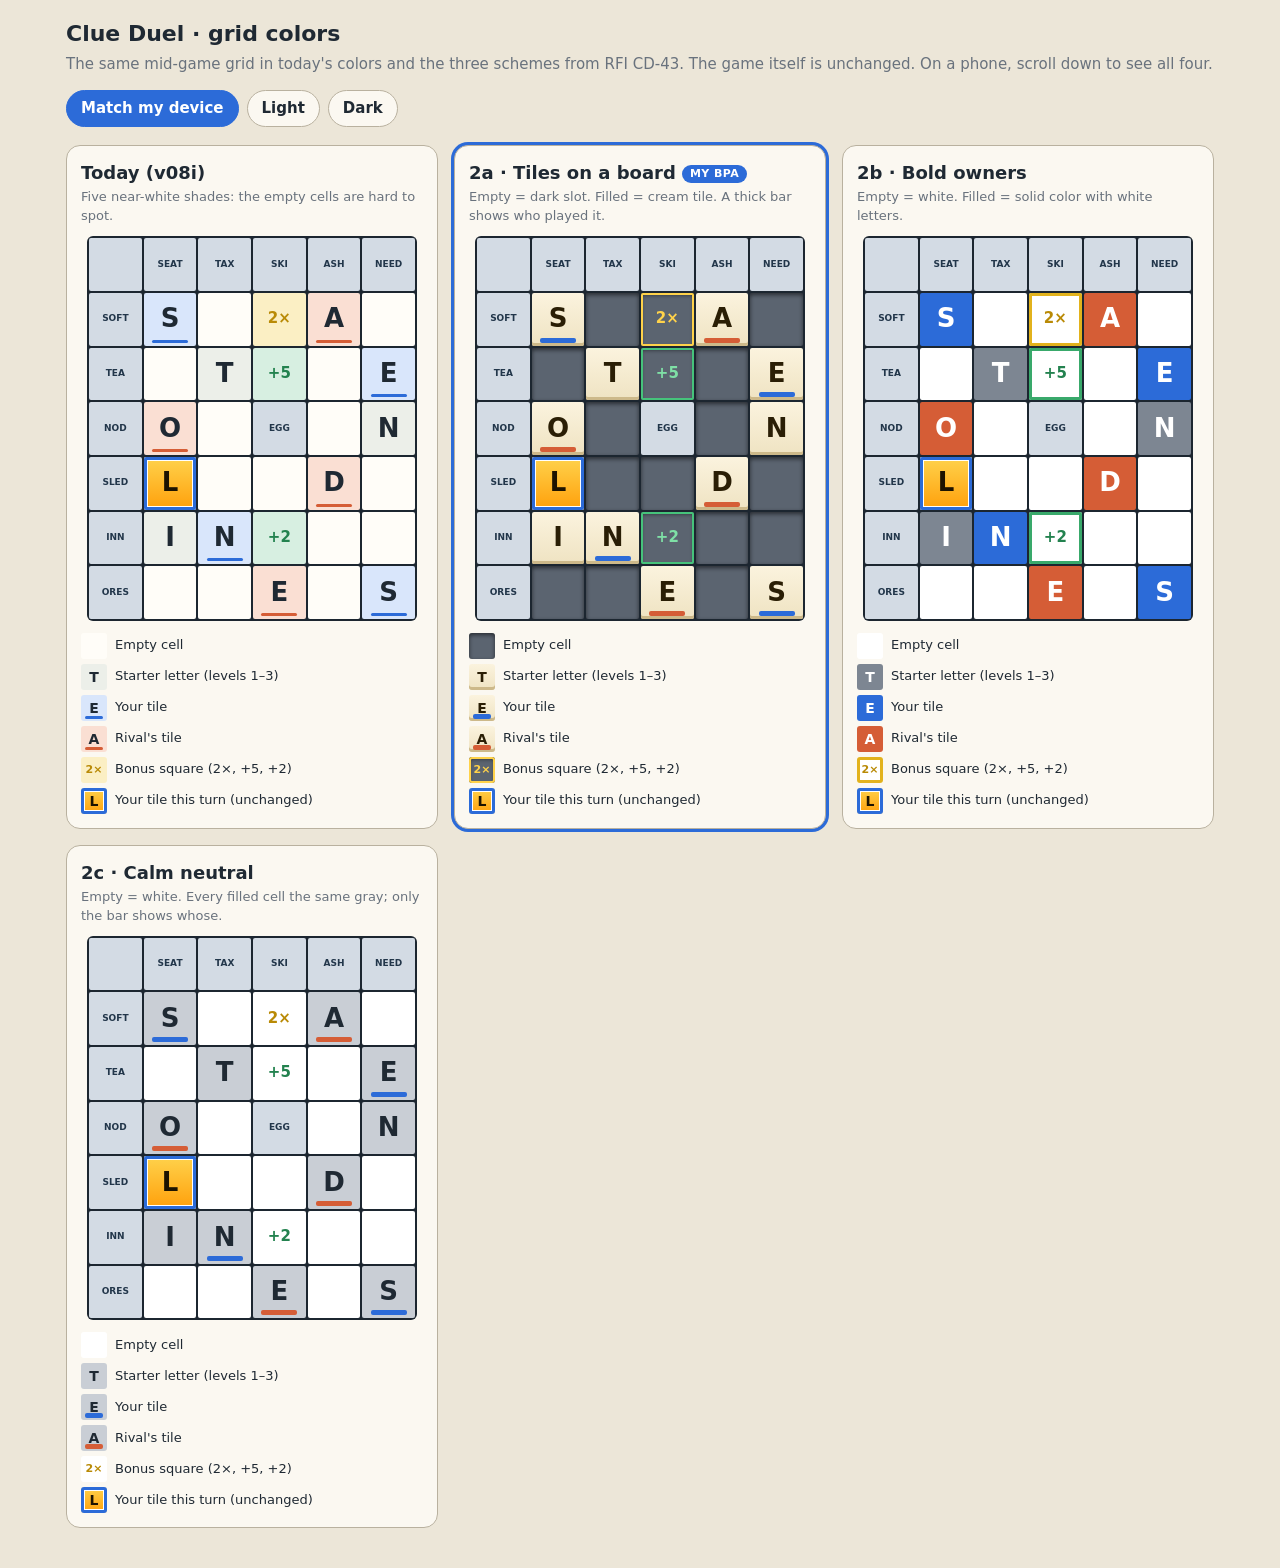
<file: previews/grid-colors.html>
<!doctype html>
<html lang="en">
<head>
<meta charset="utf-8">
<meta name="viewport" content="width=device-width, initial-scale=1">
<title>Grid Color Preview</title>
<!-- Clue Duel · grid color schemes for JM to compare (RFI CD-43: 2.1 Y). A preview only: the game is unchanged. -->
<style>
  :root {
    --bg: #ece6d8; --surface: #fbf8f1; --ink: #1f2933; --muted: #69727d; --line: #b9b19f;
    --clue: #d3dbe4; --clue-ink: #22364a; --you: #2c6bd8; --opp: #d55d36;
    color-scheme: light;
  }
  @media (prefers-color-scheme: dark) {
    :root:not([data-theme="light"]) { --bg: #12181f; --surface: #1b232c; --ink: #e8edf2; --muted: #96a1ad; --line: #3a4552; --clue: #2a3542; --clue-ink: #d3dde8; color-scheme: dark; }
  }
  :root[data-theme="dark"] { --bg: #12181f; --surface: #1b232c; --ink: #e8edf2; --muted: #96a1ad; --line: #3a4552; --clue: #2a3542; --clue-ink: #d3dde8; color-scheme: dark; }
  * { box-sizing: border-box; }
  body { margin: 0; background: var(--bg); color: var(--ink); font: 15px/1.45 system-ui, -apple-system, "Segoe UI", Roboto, sans-serif; }
  .wrap { max-width: 1180px; margin: 0 auto; padding: 18px 16px 40px; }
  h1 { font-size: 22px; margin: 0 0 4px; }
  .sub { color: var(--muted); margin: 0 0 14px; }
  .bar { display: flex; gap: 8px; flex-wrap: wrap; align-items: center; margin-bottom: 18px; }
  .bar button { font: inherit; font-weight: 700; padding: 7px 14px; border-radius: 999px; border: 1px solid var(--line); background: var(--surface); color: var(--ink); cursor: pointer; }
  .bar button.on { background: var(--you); border-color: var(--you); color: #fff; }
  .grid4 { display: grid; grid-template-columns: repeat(auto-fill, minmax(300px, 1fr)); gap: 16px; }
  .card { background: var(--surface); border: 1px solid var(--line); border-radius: 14px; padding: 14px; }
  .card h2 { margin: 0; font-size: 18px; }
  .card .tag { color: var(--muted); font-size: 13px; margin: 2px 0 10px; }
  .card.rec { box-shadow: 0 0 0 3px var(--you); }
  .rec-badge { display: inline-block; font-size: 11px; font-weight: 800; letter-spacing: .04em; color: #fff; background: var(--you); border-radius: 999px; padding: 1px 8px; margin-left: 6px; vertical-align: 2px; }
  .board { display: grid; grid-template-columns: repeat(6, 1fr); gap: 2px; padding: 2px; background: #1c2630; border-radius: 6px; width: 100%; max-width: 330px; margin: 0 auto; }
  .c { aspect-ratio: 1; position: relative; display: flex; align-items: center; justify-content: center; font-weight: 800; font-size: clamp(18px, 6vw, 26px); border-radius: 2px; }
  .c.clue { background: var(--clue); color: var(--clue-ink); font-size: 9px; font-weight: 700; text-align: center; line-height: 1.1; padding: 2px; }
  .c .bn { font-size: 15px; font-weight: 900; }
  .c::before { content: ""; position: absolute; left: 16%; right: 16%; bottom: 3px; height: 0; border-radius: 2px; }
  .key { display: grid; grid-template-columns: auto 1fr; gap: 5px 8px; align-items: center; font-size: 13px; margin-top: 12px; }
  .key .sw { width: 26px; height: 26px; border-radius: 3px; display: flex; align-items: center; justify-content: center; font-weight: 800; font-size: 14px; position: relative; }
  .key .sw::before { content: ""; position: absolute; left: 16%; right: 16%; bottom: 2px; height: 0; border-radius: 2px; }
  .note { margin-top: 10px; font-size: 13px; color: var(--muted); }

  /* This turn's tile (same in every scheme): bright gold with a blue frame */
  .p { background: linear-gradient(#ffd34d, #ff9f0a) !important; color: #1d1300 !important; box-shadow: inset 0 0 0 3px var(--you), inset 0 0 0 4px #fff !important; }

  /* TODAY (v08i) */
  .s0 .o { background: #fffdf8; }
  .s0 .s { background: #ecefe9; color: #1f2933; }
  .s0 .y { background: #d9e6fb; color: #1f2933; } .s0 .y::before { height: 3px; background: var(--you); }
  .s0 .r { background: #fadfd3; color: #1f2933; } .s0 .r::before { height: 3px; background: var(--opp); }
  .s0 .x { background: #fbefc4; color: #b98a06; } .s0 .f, .s0 .t { background: #d7efe1; color: #23824f; }

  /* 2a TILES ON A BOARD: empty = dark recessed slot; filled = cream tile; owner = thick bar */
  .sa .o, .sa .x, .sa .f, .sa .t { background: #5b6470; box-shadow: inset 0 2px 4px rgba(0, 0, 0, .55); }
  .sa .s, .sa .y, .sa .r { background: linear-gradient(#fbf3de, #efe3c2); color: #2a1e05; box-shadow: inset 0 -3px 0 #cdb98a; }
  .sa .y::before { height: 5px; background: var(--you); } .sa .r::before { height: 5px; background: var(--opp); }
  .sa .x { color: #ffd24a; box-shadow: inset 0 0 0 2px #ffd24a, inset 0 2px 4px rgba(0, 0, 0, .55); }
  .sa .f, .sa .t { color: #7fe0a6; box-shadow: inset 0 0 0 2px #46c37b, inset 0 2px 4px rgba(0, 0, 0, .55); }

  /* 2b BOLD OWNERS: empty = white; filled = solid color with white letters; bonus = outline + badge */
  .sb .o, .sb .x, .sb .f, .sb .t { background: #ffffff; }
  .sb .s { background: #7d8692; color: #fff; }
  .sb .y { background: #2c6bd8; color: #fff; }
  .sb .r { background: #d55d36; color: #fff; }
  .sb .x { color: #b98a06; box-shadow: inset 0 0 0 3px #e2b21c; }
  .sb .f, .sb .t { color: #23824f; box-shadow: inset 0 0 0 3px #39a96b; }

  /* 2c CALM NEUTRAL: empty = white; every filled cell the same gray; owner = bar only; bonus = badge on white */
  .sc .o, .sc .x, .sc .f, .sc .t { background: #ffffff; }
  .sc .s, .sc .y, .sc .r { background: #c9ced5; color: #1f2933; }
  .sc .y::before { height: 5px; background: var(--you); } .sc .r::before { height: 5px; background: var(--opp); }
  .sc .x { color: #b98a06; } .sc .f, .sc .t { color: #23824f; }
</style>
</head>
<body>
<div class="wrap">
  <h1>Clue Duel · grid colors</h1>
  <p class="sub">The same mid-game grid in today's colors and the three schemes from RFI CD-43. The game itself is unchanged. On a phone, scroll down to see all four.</p>
  <div class="bar" role="group" aria-label="Light or dark">
    <button type="button" data-t="auto" class="on">Match my device</button>
    <button type="button" data-t="light">Light</button>
    <button type="button" data-t="dark">Dark</button>
  </div>
  <div class="grid4" id="cards"></div>
</div>
<script>
  // c = clue cell; o = empty; x / f / t = empty 2× / +5 / +2 bonus; s = starter letter; y = yours; r = rival's; p = this turn
  const G = [
    ['c:', 'c:SEAT', 'c:TAX', 'c:SKI', 'c:ASH', 'c:NEED'],
    ['c:SOFT', 'y:S', 'o', 'x', 'r:A', 'o'],
    ['c:TEA', 'o', 's:T', 'f', 'o', 'y:E'],
    ['c:NOD', 'r:O', 'o', 'c:EGG', 'o', 's:N'],
    ['c:SLED', 'p:L', 'o', 'o', 'r:D', 'o'],
    ['c:INN', 's:I', 'y:N', 't', 'o', 'o'],
    ['c:ORES', 'o', 'o', 'r:E', 'o', 'y:S']
  ];
  const S = [
    { cls: 's0', name: 'Today (v08i)', tag: 'Five near-white shades: the empty cells are hard to spot.' },
    { cls: 'sa', name: '2a · Tiles on a board', tag: 'Empty = dark slot. Filled = cream tile. A thick bar shows who played it.', rec: true },
    { cls: 'sb', name: '2b · Bold owners', tag: 'Empty = white. Filled = solid color with white letters.' },
    { cls: 'sc', name: '2c · Calm neutral', tag: 'Empty = white. Every filled cell the same gray; only the bar shows whose.' }
  ];
  const BN = { x: '2×', f: '+5', t: '+2' };
  const cell = v => {
    const [k, ch = ''] = v.split(':');
    if (k === 'c') return `<div class="c clue">${ch}</div>`;
    return `<div class="c ${k}">${BN[k] ? `<span class="bn">${BN[k]}</span>` : ch}</div>`;
  };
  const key = s => `<div class="key ${s.cls}">
      <span class="sw o"></span><span>Empty cell</span>
      <span class="sw s">T</span><span>Starter letter (levels 1–3)</span>
      <span class="sw y">E</span><span>Your tile</span>
      <span class="sw r">A</span><span>Rival's tile</span>
      <span class="sw x" style="font-size:11px">2×</span><span>Bonus square (2×, +5, +2)</span>
      <span class="sw p">L</span><span>Your tile this turn (unchanged)</span>
    </div>`;
  document.getElementById('cards').innerHTML = S.map(s => `<section class="card${s.rec ? ' rec' : ''}">
      <h2>${s.name}${s.rec ? '<span class="rec-badge">MY BPA</span>' : ''}</h2><div class="tag">${s.tag}</div>
      <div class="board ${s.cls}">${G.flat().map(cell).join('')}</div>${key(s)}</section>`).join('');
  document.querySelector('.bar').addEventListener('click', e => {
    const b = e.target.closest('button'); if (!b) return;
    document.querySelectorAll('.bar button').forEach(x => x.classList.toggle('on', x === b));
    if (b.dataset.t === 'auto') document.documentElement.removeAttribute('data-theme');
    else document.documentElement.setAttribute('data-theme', b.dataset.t);
  });
</script>
</body>
</html>
</file>
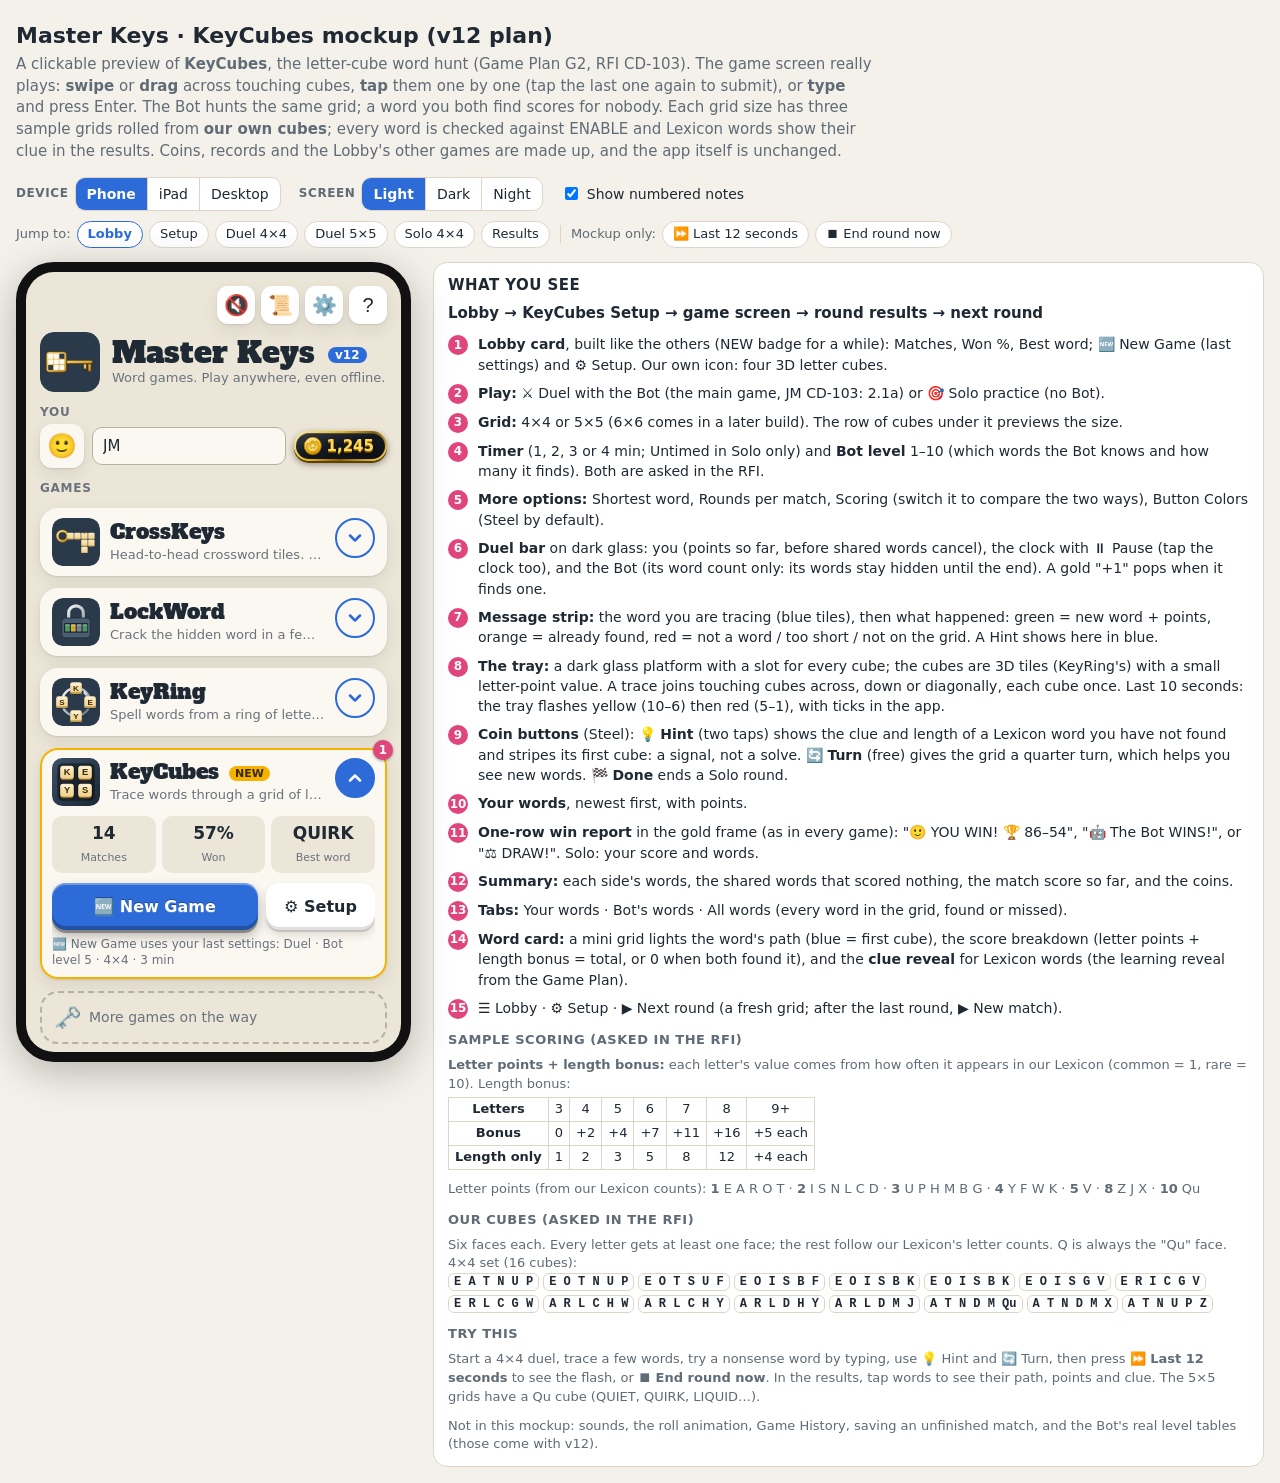
<file: previews/keycubes-mockup.html>
<!doctype html>
<html lang="en">
<head>
<meta charset="utf-8">
<meta name="viewport" content="width=device-width, initial-scale=1">
<!-- Master Keys · KeyCubes clickable mockup for JM (RFI CD-103 Phase A). A preview only: the app is unchanged.
     Our own look (Master Keys glass, 3D tiles in dark slots, Steel coin buttons, the gold coin); nothing is copied from the
     reference screenshots. Cube letters come from our own Lexicon letter counts. Words: ENABLE; clues: the Master Keys Lexicon.
     Sample data built by tools/keycubes-mockup-data.ps1. -->
<title>KeyCubes Mockup · v12 plan</title>
<style>
  @font-face { font-family: 'Alfa Slab One'; font-style: normal; font-weight: 400; font-display: swap; src: url('../fonts/alfa-slab-one.woff2') format('woff2'); }
  /* ---------- the page around the mockup ---------- */
  :root { --pg: #f4f1ea; --pcard: #ffffff; --pink: #1f2933; --pmuted: #5f6b76; --pline: #ddd6c8; --pacc: #2c6bd8; color-scheme: light; }
  @media (prefers-color-scheme: dark) { :root { --pg: #15181c; --pcard: #1f242a; --pink: #e4e4e4; --pmuted: #9aa4ad; --pline: #333b44; --pacc: #6f9ff0; color-scheme: dark; } }
  * { box-sizing: border-box; }
  body { margin: 0; background: var(--pg); color: var(--pink); font: 15px/1.45 system-ui, -apple-system, "Segoe UI", Roboto, sans-serif; overflow-x: hidden; }
  main { max-width: 1320px; margin: 0 auto; padding: 16px; }
  h1 { font-size: 22px; margin: 4px 0 2px; }
  .lead { color: var(--pmuted); margin: 0 0 14px; max-width: 860px; }
  .ctrls { display: flex; flex-wrap: wrap; gap: 10px 18px; align-items: center; margin-bottom: 10px; }
  .ctrl { display: flex; align-items: center; gap: 6px; flex-wrap: wrap; }
  .ctrl > span { font-size: 12px; font-weight: 800; letter-spacing: .05em; text-transform: uppercase; color: var(--pmuted); }
  .pseg { display: inline-flex; border: 1px solid var(--pline); border-radius: 10px; overflow: hidden; background: var(--pcard); flex-wrap: wrap; }
  .pseg button { border: 0; background: none; color: var(--pink); font: inherit; font-size: 14px; padding: 6px 11px; cursor: pointer; }
  .pseg button + button { border-left: 1px solid var(--pline); }
  .pseg button.on { background: var(--pacc); color: #fff; font-weight: 700; }
  .pchk { display: inline-flex; align-items: center; gap: 6px; font-size: 14px; cursor: pointer; }
  .jump { display: flex; flex-wrap: wrap; gap: 6px; align-items: center; margin: 0 0 14px; font-size: 13px; color: var(--pmuted); }
  .jump button { border: 1px solid var(--pline); background: var(--pcard); color: var(--pink); border-radius: 999px; padding: 3px 10px; font: inherit; font-size: 13px; cursor: pointer; }
  .jump button.on { border-color: var(--pacc); color: var(--pacc); font-weight: 700; }
  .jump .sep { width: 1px; height: 18px; background: var(--pline); margin: 0 4px; }
  .stage { display: flex; flex-wrap: wrap; gap: 22px; align-items: flex-start; }
  .stage .device { flex: none; margin: 0; max-width: 100%; }
  .legend { flex: 1 1 300px; min-width: 0; background: var(--pcard); border: 1px solid var(--pline); border-radius: 14px; padding: 12px 14px; }
  .legend h2 { font-size: 15px; margin: 0 0 6px; letter-spacing: .03em; text-transform: uppercase; }
  .legend ol { margin: 0; padding-left: 0; list-style: none; }
  .legend li { display: grid; grid-template-columns: 24px 1fr; gap: 6px; margin: 0 0 8px; font-size: 14px; }
  .legend li b.n { display: inline-grid; place-items: center; width: 20px; height: 20px; border-radius: 50%; background: #e0457b; color: #fff; font-size: 12px; margin-top: 1px; }
  .legend .flow { font-weight: 700; margin: 0 0 10px; }
  .legend .foot { color: var(--pmuted); font-size: 13px; margin: 10px 0 0; }
  .legend h3 { font-size: 13px; text-transform: uppercase; letter-spacing: .04em; margin: 12px 0 6px; color: var(--pmuted); }
  .legend table { border-collapse: collapse; font-size: 13px; margin: 4px 0; }
  .legend td, .legend th { border: 1px solid var(--pline); padding: 2px 6px; text-align: center; }
  .legend .cubes { display: flex; flex-wrap: wrap; gap: 4px; font: 700 12px ui-monospace, Consolas, monospace; }
  .legend .cubes span { border: 1px solid var(--pline); border-radius: 6px; padding: 1px 5px; }
  .live { display: inline-block; background: #e8f5e9; color: #1b5e20; border-radius: 8px; padding: 2px 8px; font-size: 13px; }
  @media (prefers-color-scheme: dark) { .live { background: #1e3a24; color: #b7e4c0; } }
  @media (max-width: 700px) { main { padding: 12px 16px; } }

  /* ---------- the device frame ---------- */
  .device { margin: 0 auto; border: 10px solid #111; border-radius: 38px; overflow: hidden; background: #111; box-shadow: 0 10px 40px rgba(0, 0, 0, .25); position: relative; }
  .device.phone { width: 395px; height: 800px; }
  .device.ipad { width: 788px; height: 1044px; border-radius: 28px; }
  .device.desk { width: 1200px; height: 740px; border-radius: 12px; border-width: 8px; }

  /* ---------- the app inside it: Master Keys v11e colors ---------- */
  .app {
    --bg: #ece6d8; --surface: #fbf8f1; --ink: #1f2933; --muted: #69727d; --line: #b9b19f; --hl: #fff0b8;
    --btn: #ffffff; --btn-ink: #1f2933; --primary: #2c6bd8; --primary-ink: #ffffff;
    --shadow: 0 1px 2px rgba(0, 0, 0, .10), 0 6px 18px rgba(0, 0, 0, .08);
    --emoji: "Apple Color Emoji", "Segoe UI Emoji", "Noto Color Emoji", "Segoe UI Symbol", sans-serif;
    --tfont: 'Alfa Slab One', Rockwell, 'Roboto Slab', Georgia, serif;
    --fx: radial-gradient(60% 45% at 12% 8%, rgba(44, 107, 216, .20), transparent 70%), radial-gradient(55% 40% at 92% 92%, rgba(245, 179, 0, .22), transparent 70%);
    --glass: linear-gradient(160deg, rgba(255, 255, 255, .15), rgba(255, 255, 255, .03) 45%, rgba(0, 0, 0, .14)), rgba(22, 30, 40, .82);
    --glass-edge: inset 0 1px 0 rgba(255, 255, 255, .22), inset 0 0 0 1px rgba(255, 255, 255, .1), 0 10px 26px rgba(0, 0, 0, .3);
    --well: #0b1016; --tile-top: #fcebc0; --tile-bot: #efd18c; --tile-edge: #c39d4f; --tile-ink: #3b2a0b;
    --on-top: #8fc1ff; --on-bot: #3d86ec; --on-edge: #1b4fa8; --on-ink: #fff;
    --glow: #4fc3f7; --side: #0d131a;
    position: absolute; inset: 0; background: var(--bg); color: var(--ink); color-scheme: light;
    font: 16px/1.35 system-ui, -apple-system, "Segoe UI", Roboto, sans-serif; overflow: hidden;
    -webkit-user-select: none; user-select: none; -webkit-tap-highlight-color: transparent;
  }
  .app[data-screen="dark"] {
    --bg: #12181f; --surface: #1b232c; --ink: #e8edf2; --muted: #96a1ad; --line: #3a4552; --hl: #3a3420;
    --btn: #26303b; --btn-ink: #e8edf2; --primary: #3f7fe8;
    --shadow: 0 1px 2px rgba(0, 0, 0, .4), 0 6px 18px rgba(0, 0, 0, .3); color-scheme: dark;
    --fx: radial-gradient(60% 45% at 12% 8%, rgba(63, 127, 232, .22), transparent 70%), radial-gradient(55% 40% at 92% 92%, rgba(245, 179, 0, .10), transparent 70%);
    --glass: linear-gradient(160deg, rgba(255, 255, 255, .12), rgba(255, 255, 255, .02) 45%, rgba(0, 0, 0, .2)), rgba(30, 40, 52, .78);
  }
  .app[data-screen="night"] {
    --bg: #121212; --surface: #1c1c1c; --ink: #a6a6a6; --muted: #6a6a6a; --line: #2e2e2e; --hl: #34321f;
    --btn: #262626; --btn-ink: #bdbdbd; --primary: #3d5878; --primary-ink: #d0d0d0;
    --shadow: 0 1px 2px rgba(0, 0, 0, .5); color-scheme: dark; --fx: none;
    --glass: linear-gradient(160deg, rgba(255, 255, 255, .05), rgba(255, 255, 255, 0) 45%, rgba(0, 0, 0, .2)), #161616;
    --glass-edge: inset 0 1px 0 rgba(255, 255, 255, .07), inset 0 0 0 1px rgba(255, 255, 255, .04), 0 8px 20px rgba(0, 0, 0, .5);
    --well: #0e0e0e; --tile-top: #b9ad8e; --tile-bot: #9c8f6c; --tile-edge: #6f6448; --tile-ink: #111;
    --on-top: #5e7896; --on-bot: #3d5878; --on-edge: #24364a; --on-ink: #d0d0d0; --glow: #6f8fb0; --side: #070707;
  }
  .app[data-screen="night"] img.gi, .app[data-screen="night"] .kci { filter: brightness(.75) saturate(.7); }
  .scr { position: absolute; inset: 0; overflow-y: auto; display: none; flex-direction: column; }
  .scr.on { display: flex; }
  .wrap { width: 100%; max-width: 720px; margin: 0 auto; padding: 14px 14px 22px; display: flex; flex-direction: column; gap: 12px; }
  .lbl { font-size: 12px; font-weight: 800; letter-spacing: .06em; text-transform: uppercase; color: var(--muted); }
  .field { display: flex; flex-direction: column; gap: 4px; }
  select, input[type=text] { font: inherit; font-size: 15px; padding: 8px 10px; border-radius: 10px; border: 1px solid var(--line); background: var(--surface); color: var(--ink); width: 100%; }
  .btn { font: inherit; font-weight: 700; border: 0; border-radius: 12px; padding: 10px 14px; background: var(--btn); color: var(--btn-ink); cursor: pointer; display: inline-flex; align-items: center; justify-content: center; gap: 6px; position: relative;
    box-shadow: inset 0 1px 0 rgba(255, 255, 255, .55), inset 0 -3px 0 rgba(0, 0, 0, .12), 0 2px 0 rgba(0, 0, 0, .14), 0 5px 10px rgba(0, 0, 0, .12); }
  .app:not([data-screen="light"]) .btn:not(.primary):not(.coinbtn) { background: linear-gradient(165deg, rgba(255, 255, 255, .14), rgba(255, 255, 255, .02) 46%, rgba(0, 0, 0, .18)), var(--btn); box-shadow: inset 0 1px 0 rgba(255, 255, 255, .2), inset 0 0 0 1px rgba(255, 255, 255, .07), 0 3px 8px rgba(0, 0, 0, .4); }
  .btn.primary { background: var(--primary); color: var(--primary-ink);
    box-shadow: inset 0 2px 0 rgba(255, 255, 255, .32), inset 0 -4px 0 rgba(0, 0, 0, .24), 0 3px 0 rgba(0, 0, 0, .32), 0 6px 12px rgba(0, 0, 0, .28); text-shadow: 0 -1px 0 rgba(0, 0, 0, .3), 0 1px 0 rgba(255, 255, 255, .16); }
  .btn:active, .icon-btn:active { transform: translateY(2px); }
  .btn.big { font-size: 18px; padding: 13px 16px; border-radius: 14px; }
  .icon-btn { width: 38px; height: 38px; border: 0; border-radius: 11px; background: var(--btn); color: var(--btn-ink); box-shadow: var(--shadow); font-size: 20px; font-family: var(--emoji); cursor: pointer; display: inline-grid; place-items: center; padding: 0; }
  img.gi, .kci { display: block; border-radius: 24%; }
  .kci svg { display: block; width: 100%; height: 100%; }
  .vpill { display: inline-block; vertical-align: middle; font: 800 12px system-ui, sans-serif; padding: 1px 7px; border-radius: 999px; background: var(--primary); color: var(--primary-ink); margin-left: 4px; }
  /* the app-wide 3D gold coin and the v11e coin pill */
  .mk-coin { width: 1.18em; height: 1.18em; vertical-align: -.22em; filter: drop-shadow(0 1px 1px rgba(0, 0, 0, .42)); }
  .coin-pill { display: inline-flex; align-items: center; gap: 4px; padding: 3px 11px 3px 7px; border-radius: 999px; font: 900 15px system-ui, sans-serif; font-variant-numeric: tabular-nums; white-space: nowrap;
    border: 2px solid transparent; color: #ffd75e;
    background: linear-gradient(165deg, rgba(255, 255, 255, .16), rgba(255, 255, 255, .02) 46%, rgba(0, 0, 0, .28)) padding-box, linear-gradient(#10151d, #10151d) padding-box, linear-gradient(140deg, #fff3b0, #e7b416 38%, #8f6200 62%, #ffd75e) border-box;
    box-shadow: 0 2px 0 #5e4100, 0 3px 7px rgba(0, 0, 0, .45), inset 0 1px 0 rgba(255, 255, 255, .16);
    text-shadow: 0 1px 0 #a87400, 0 2px 0 #5e4100, 0 2px 5px rgba(0, 0, 0, .55); }
  .coin-pill .mk-coin { width: 1.3em; height: 1.3em; }
  .app[data-screen="night"] .coin-pill { color: #c9a646; filter: brightness(.8); }
  .coin-pill.bump { animation: bump .35s; }
  @keyframes bump { 50% { transform: scale(1.15); } }

  /* ---------- Lobby (v10b collapsible cards) ---------- */
  .corner { display: flex; gap: 6px; justify-content: flex-end; }
  .brand { display: grid; grid-template-columns: auto minmax(0, 1fr); gap: 12px; align-items: center; margin-top: -4px; }
  .brand img { width: 60px; height: 60px; border-radius: 24%; }
  .brand h1 { margin: 0; font: 400 30px/1.05 var(--tfont); }
  .tag { margin: 0; font-size: 13px; color: var(--muted); }
  .me-row { display: grid; grid-template-columns: auto minmax(0, 1fr) auto; gap: 8px; align-items: center; }
  .me-av { width: 44px; height: 44px; border: 0; border-radius: 12px; background: var(--surface); box-shadow: var(--shadow); font-size: 24px; font-family: var(--emoji); }
  .games { display: grid; grid-template-columns: 1fr; gap: 12px; align-items: start; }
  .wide-lobby .games { grid-template-columns: 1fr 1fr; }
  .gcard { background: var(--surface); border-radius: 18px; box-shadow: var(--shadow); padding: 10px 12px; display: flex; flex-direction: column; cursor: pointer; position: relative; }
  .gcard.new { box-shadow: var(--shadow), inset 0 0 0 2px #f5b300; }
  .ghead { display: grid; grid-template-columns: auto minmax(0, 1fr) auto; gap: 10px; align-items: center; }
  .ghead img, .ghead .kci { width: 48px; height: 48px; }
  .gname { margin: 0; font: 400 21px/1.15 var(--tfont); }
  .gname .newb { font: 800 11px system-ui, sans-serif; vertical-align: middle; background: #f5b300; color: #3a2a00; border-radius: 999px; padding: 1px 6px; margin-left: 4px; }
  .gpitch { margin: 2px 0 0; font-size: 13px; color: var(--muted); white-space: nowrap; overflow: hidden; text-overflow: ellipsis; }
  .gchev { width: 40px; height: 40px; border-radius: 50%; border: 2px solid var(--primary); background: var(--surface); color: var(--primary); display: grid; place-items: center; cursor: pointer; padding: 0; align-self: start; transition: background .2s, color .2s; }
  .gchev svg { width: 20px; height: 20px; transition: transform .3s ease; }
  .gcard.open .gchev { background: var(--primary); color: var(--primary-ink); }
  .gcard.open .gchev svg { transform: rotate(180deg); }
  .gbody { display: grid; grid-template-rows: 0fr; transition: grid-template-rows .3s ease; }
  .gbody > div { overflow: hidden; min-height: 0; display: flex; flex-direction: column; gap: 10px; }
  .gcard.open .gbody { grid-template-rows: 1fr; }
  .gcard.open .gbody > div { padding-top: 10px; }
  .grec { display: grid; grid-template-columns: repeat(3, 1fr); gap: 6px; }
  .grec div { background: var(--bg); border-radius: 10px; padding: 6px 4px; text-align: center; }
  .grec b { display: block; font-size: 17px; }
  .grec span { font-size: 11px; color: var(--muted); }
  .gbtns { display: flex; flex-wrap: wrap; gap: 8px; }
  .gbtns .btn { flex: 2 1 0; min-width: 0; white-space: nowrap; font-size: 16px; padding-left: 6px; padding-right: 6px; }
  .gbtns .btn.set { flex: 1 1 0; }
  .glast { font-size: 12px; color: var(--muted); margin: -4px 0 0; }
  .gcard.soon { border: 2px dashed var(--line); background: transparent; box-shadow: none; cursor: default; flex-direction: row; align-items: center; gap: 8px; font-size: 14px; color: var(--muted); }
  .gcard.soon b { font-size: 22px; font-family: var(--emoji); }

  /* ---------- header + Setup ---------- */
  .top { display: grid; grid-template-columns: auto auto minmax(0, 1fr) auto auto; gap: 8px; align-items: center; padding: 10px 12px 2px; }
  .top .kci { width: 40px; height: 40px; border-radius: 10px; }
  .top h2 { margin: 0; font: 400 24px/1.05 var(--tfont); white-space: nowrap; overflow: hidden; text-overflow: ellipsis; }
  .top h2 small { display: block; font: 800 12px system-ui, sans-serif; letter-spacing: .06em; text-transform: uppercase; color: var(--muted); margin-top: 2px; overflow: hidden; text-overflow: ellipsis; }
  .pair { display: grid; grid-template-columns: 1fr 1fr; gap: 10px; }
  .seg { display: grid; grid-auto-flow: column; grid-auto-columns: 1fr; border-radius: 12px; overflow: hidden; box-shadow: var(--shadow); }
  .seg button { font: inherit; font-size: 16px; font-weight: 800; border: 0; padding: 9px 2px; background: var(--btn); color: var(--btn-ink); cursor: pointer; line-height: 1.15; }
  .seg button small { display: block; font-size: 10px; font-weight: 700; opacity: .75; }
  .seg button + button { border-left: 1px solid var(--line); }
  .seg button.on { background: var(--primary); color: var(--primary-ink); }
  .seg button:disabled { opacity: .45; cursor: not-allowed; }
  .desc { font-size: 13px; color: var(--muted); margin: -4px 0 0; }
  details.more { background: var(--surface); border-radius: 12px; box-shadow: var(--shadow); padding: 8px 12px; }
  details.more summary { cursor: pointer; font-weight: 800; font-size: 14px; list-style: none; }
  details.more summary::-webkit-details-marker { display: none; }
  details.more summary span { font-weight: 600; color: var(--muted); font-size: 12px; margin-left: 4px; }
  details.more[open] summary { margin-bottom: 10px; }
  details.more .field + .field, details.more .pair + .field, details.more .field + .pair { margin-top: 10px; }
  .stats { display: grid; grid-template-columns: repeat(4, 1fr); gap: 6px; }
  .stats div { background: var(--surface); border-radius: 10px; box-shadow: var(--shadow); padding: 8px 2px; text-align: center; }
  .stats b { display: block; font-size: 17px; }
  .stats span { font-size: 11px; color: var(--muted); }
  .prev-grid { display: grid; gap: 4px; justify-content: center; }
  .prev-grid span { width: 30px; height: 30px; border-radius: 20%; display: grid; place-items: center; font-weight: 900; font-size: 15px; color: var(--tile-ink);
    background-image: radial-gradient(ellipse 80% 40% at 50% 20%, rgba(255, 255, 255, .62), rgba(255, 255, 255, 0) 70%), linear-gradient(var(--tile-top), var(--tile-bot)); box-shadow: inset 0 -3px 0 var(--tile-edge), 0 2px 3px rgba(0, 0, 0, .3); }

  /* =========================================================================
     KeyCubes game screen
     ========================================================================= */
  #s-game { background: var(--fx), var(--bg); overflow: hidden; }
  .kc-main { flex: 1; min-height: 0; display: grid; gap: 8px; padding: 6px 12px 10px;
    grid-template-columns: minmax(0, 1fr); grid-template-rows: auto auto auto auto minmax(0, 1fr);
    grid-template-areas: "bar" "msg" "tray" "btns" "found"; }
  .wide .kc-main { grid-template-columns: auto minmax(0, 1fr); grid-template-rows: auto auto auto minmax(0, 1fr); column-gap: 22px; padding: 8px 22px 16px;
    grid-template-areas: "bar bar" "tray msg" "tray btns" "tray found"; }
  /* the duel bar: Player box | clock | Bot box, on dark glass */
  .kc-bar { grid-area: bar; display: grid; grid-template-columns: minmax(0, 1fr) auto minmax(0, 1fr); gap: 8px; align-items: stretch; }
  .side-box { border-radius: 16px; background: var(--glass); box-shadow: var(--glass-edge); color: #fff; padding: 6px 10px; display: grid; grid-template-columns: auto minmax(0, 1fr); gap: 2px 8px; align-items: center; min-width: 0; position: relative; }
  .side-box.bot { grid-template-columns: minmax(0, 1fr) auto; text-align: right; }
  .side-box .av { width: 40px; height: 40px; border-radius: 12px; display: grid; place-items: center; font-size: 26px; font-family: var(--emoji); background: rgba(255, 255, 255, .12); box-shadow: inset 0 1px 0 rgba(255, 255, 255, .25); grid-row: span 2; }
  .side-box.bot .av { grid-column: 2; grid-row: 1 / span 2; }
  .side-box .nm { font-weight: 800; font-size: 14px; white-space: nowrap; overflow: hidden; text-overflow: ellipsis; opacity: .9; }
  .side-box .sc { font: 900 22px/1 system-ui, sans-serif; font-variant-numeric: tabular-nums; white-space: nowrap; }
  .side-box .sc small { font-size: 12px; font-weight: 700; opacity: .75; margin-left: 3px; }
  .side-box.me { box-shadow: var(--glass-edge), inset 0 0 0 2px rgba(79, 195, 247, .65); }
  .side-box .plus { position: absolute; top: -8px; right: 10px; background: #f5b300; color: #3a2a00; font: 900 12px system-ui; border-radius: 999px; padding: 1px 7px; opacity: 0; }
  .side-box.bot .plus { right: auto; left: 10px; }
  .side-box .plus.go { animation: plus 1s ease-out; }
  @keyframes plus { 0% { opacity: 0; transform: translateY(6px); } 20% { opacity: 1; transform: none; } 80% { opacity: 1; } 100% { opacity: 0; transform: translateY(-6px); } }
  .side-box.solo { grid-template-columns: minmax(0, 1fr) auto; text-align: right; }
  .mid { display: flex; flex-direction: column; gap: 4px; align-items: center; justify-content: center; }
  .clock { display: inline-flex; align-items: center; gap: 5px; padding: 5px 11px; border-radius: 999px; background: var(--glass); box-shadow: var(--glass-edge); color: #fff; font: 900 20px system-ui, sans-serif; font-variant-numeric: tabular-nums; white-space: nowrap; cursor: pointer; }
  .clock .e { font-family: var(--emoji); font-size: 16px; }
  .clock.y { background: #ffe600; color: #2a2400; }
  .clock.r { background: #ff1a1a; color: #fff; }
  .pz { width: 40px; height: 32px; border: 0; border-radius: 10px; cursor: pointer; display: grid; place-items: center; color: #fff; background: var(--glass); box-shadow: var(--glass-edge); }
  .pz svg { width: 18px; height: 18px; }
  .rnd { font: 800 11px system-ui; letter-spacing: .05em; text-transform: uppercase; color: var(--muted); white-space: nowrap; }

  /* message strip: the word being traced, or what just happened */
  .kc-msg { grid-area: msg; min-height: 44px; display: flex; justify-content: center; align-items: center; gap: 3px; text-align: center; font-weight: 800; font-size: 15px; flex-wrap: wrap; }
  .kc-msg .mt { padding: 6px 12px; border-radius: 12px; background: var(--surface); box-shadow: var(--shadow); max-width: 100%; overflow: hidden; text-overflow: ellipsis; white-space: nowrap; }
  .kc-msg .mt.good { background: #1e9e4a; color: #fff; }
  .kc-msg .mt.bad { background: #cf3f3f; color: #fff; }
  .kc-msg .mt.dup { background: #ff9800; color: #2a1600; }
  .kc-msg .mt.clue { background: var(--primary); color: var(--primary-ink); white-space: normal; line-height: 1.2; cursor: pointer; }
  .app[data-screen="night"] .kc-msg .mt.good { background: #2f6b45; color: #ddd; }
  .app[data-screen="night"] .kc-msg .mt.bad { background: #7e3431; color: #ddd; }
  .kc-msg .wl { min-width: 30px; height: 34px; padding: 0 4px; border-radius: 8px; display: grid; place-items: center; font-weight: 900; font-size: 19px; color: #fff;
    background: linear-gradient(#5b9bff, #2c6bd8); box-shadow: inset 0 -3px 0 #173f8f, 0 2px 3px rgba(0, 0, 0, .3); animation: pop .18s both; }
  .kc-msg .wl.no { background: linear-gradient(#ff7b7b, #cf3f3f); box-shadow: inset 0 -3px 0 #7e1f1f, 0 2px 3px rgba(0, 0, 0, .3); }
  .kc-msg .wp { margin-left: 6px; font: 900 14px system-ui; color: var(--muted); }
  .kc-msg.shake { animation: shake .4s; }
  @keyframes shake { 20%, 60% { transform: translateX(-8px); } 40%, 80% { transform: translateX(8px); } }
  @keyframes pop { 0% { transform: translateY(-10px) scale(.6); opacity: 0; } 100% { transform: none; opacity: 1; } }

  /* the tray: a dark glass platform with a slot for every cube; the cubes are 3D tiles sitting in the slots */
  .tray-wrap { grid-area: tray; display: flex; justify-content: center; align-items: flex-start; padding-bottom: 8px; }
  .kc-tray { --rot: 0deg; position: relative; width: var(--ts, 320px); height: var(--ts, 320px); padding: calc(var(--ts) * .035); border-radius: calc(var(--ts) * .07);
    background: var(--glass); -webkit-backdrop-filter: blur(10px) saturate(1.3); backdrop-filter: blur(10px) saturate(1.3);
    box-shadow: inset 0 2px 0 rgba(255, 255, 255, .25), inset 0 0 0 1px rgba(255, 255, 255, .12), 0 calc(var(--ts) * .025) 0 -1px var(--side), 0 calc(var(--ts) * .025) 0 0 rgba(255, 255, 255, .07), 0 calc(var(--ts) * .05) 24px rgba(0, 0, 0, .35);
    display: grid; grid-template-columns: repeat(var(--n), 1fr); grid-template-rows: repeat(var(--n), 1fr); gap: calc(var(--ts) * .022);
    touch-action: none; transform: rotate(var(--rot)); transition: transform .45s cubic-bezier(.3, 1.3, .5, 1), box-shadow .2s; }
  .kc-tray.snap, .kc-tray.snap .kc-face { transition: none !important; }
  .kc-tray.turning .kc-cube { box-shadow: 0 0 0 1px rgba(0, 0, 0, .2), 0 2px 6px rgba(0, 0, 0, .3); }
  .kc-tray.blur .kc-cube { filter: blur(13px); }
  .kc-tray.blur .kc-face { opacity: 0; }
  .kc-cell { position: relative; border-radius: 20%; background: radial-gradient(circle at 50% 120%, rgba(79, 195, 247, .12), transparent 60%), var(--well);
    box-shadow: inset 0 3px 0 rgba(0, 0, 0, .55), inset 0 -2px 0 rgba(255, 255, 255, .1), 0 0 0 1px rgba(255, 255, 255, .05); }
  .kc-cube { position: absolute; inset: 5% 5% 9%; border-radius: 18%; cursor: pointer; color: var(--tile-ink);
    background-image: radial-gradient(ellipse 85% 42% at 50% 18%, rgba(255, 255, 255, .7), rgba(255, 255, 255, .14) 66%, rgba(255, 255, 255, 0) 70%), linear-gradient(rgba(0, 0, 0, 0) 58%, rgba(0, 0, 0, .12)), linear-gradient(var(--tile-top), var(--tile-bot));
    box-shadow: inset 0 calc(var(--cs) * -.07) 0 var(--tile-edge), inset 0 1px 0 rgba(255, 255, 255, .8), inset 0 0 0 1px rgba(0, 0, 0, .08), 0 calc(var(--cs) * .045) 0 rgba(0, 0, 0, .35), 0 calc(var(--cs) * .08) calc(var(--cs) * .1) rgba(0, 0, 0, .35);
    transition: transform .1s; }
  .kc-face { position: absolute; inset: 0 0 7%; display: grid; place-items: center; transform: rotate(calc(var(--rot) * -1)); transition: transform .45s cubic-bezier(.3, 1.3, .5, 1); }
  .kc-face b { font: 900 calc(var(--cs) * .46)/1 system-ui, "Segoe UI", Roboto, sans-serif; letter-spacing: -.02em; }
  .kc-face b.qu { font-size: calc(var(--cs) * .36); }
  .kc-face i { position: absolute; right: 9%; bottom: 4%; font: 800 calc(var(--cs) * .15)/1 system-ui, sans-serif; font-style: normal; opacity: .62; }
  .kc-cube.on { color: var(--on-ink); transform: translateY(2px);
    background-image: radial-gradient(ellipse 85% 42% at 50% 18%, rgba(255, 255, 255, .55), rgba(255, 255, 255, 0) 70%), linear-gradient(var(--on-top), var(--on-bot));
    box-shadow: inset 0 calc(var(--cs) * -.06) 0 var(--on-edge), inset 0 1px 0 rgba(255, 255, 255, .6), 0 0 0 2px var(--glow), 0 0 12px rgba(79, 195, 247, .6); }
  .kc-cube.ok { animation: okc .55s; }
  @keyframes okc { 30% { background-image: linear-gradient(#8ef0a8, #1e9e4a); color: #fff; transform: translateY(-3px) scale(1.04); } }
  .kc-cube.dupc { animation: dupc .55s; }
  @keyframes dupc { 30% { background-image: linear-gradient(#ffd08a, #ff9800); } }
  .kc-cube.hint::after { content: ""; position: absolute; inset: 0; border-radius: inherit; pointer-events: none;
    background: repeating-linear-gradient(45deg, rgba(44, 107, 216, .38) 0 5px, rgba(44, 107, 216, 0) 5px 10px); box-shadow: inset 0 0 0 2px #2c6bd8; }
  .kc-line { position: absolute; inset: 0; width: 100%; height: 100%; pointer-events: none; overflow: visible; z-index: 3; }
  .kc-line polyline { fill: none; stroke: var(--glow); stroke-width: calc(var(--cs) * .14); stroke-linecap: round; stroke-linejoin: round; opacity: .55; filter: drop-shadow(0 0 5px var(--glow)); }
  .kc-pause { position: absolute; inset: 0; display: none; place-items: center; z-index: 5; cursor: pointer; }
  .kc-tray.blur .kc-pause { display: grid; }
  .kc-pause div { transform: rotate(calc(var(--rot) * -1)); background: var(--glass); box-shadow: var(--glass-edge); color: #fff; border-radius: 18px; padding: 18px 26px; text-align: center; font: 900 30px system-ui; }
  .kc-pause div span { display: block; font-size: 14px; font-weight: 700; opacity: .85; margin-top: 4px; }
  /* last 10 seconds: the tray flashes yellow (10–6) then red (5–1), once a second, with ticks (memory: game-defaults-timer-speed) */
  .kc-tray.tf-y { box-shadow: 0 0 0 6px #ffe600, 0 0 26px 8px rgba(255, 230, 0, .75); }
  .kc-tray.tf-r { box-shadow: 0 0 0 6px #ff1a1a, 0 0 26px 8px rgba(255, 26, 26, .75); }
  .kc-tray.tf-a { animation: tfA 1s ease-out; } .kc-tray.tf-b { animation: tfB 1s ease-out; }
  @keyframes tfA { 0% { filter: brightness(1.25); } 100% { filter: none; } }
  @keyframes tfB { 0% { filter: brightness(1.25); } 100% { filter: none; } }

  /* coin buttons (Button Colors: Steel default) */
  .kc-btns { grid-area: btns; display: flex; justify-content: center; gap: 10px; flex-wrap: wrap; }
  .btn.coinbtn { min-width: 92px; height: 50px; padding: 4px 12px; border-radius: 14px; display: grid; grid-template-columns: auto auto; grid-template-rows: auto auto; column-gap: 6px; align-items: center; justify-items: start; font-size: 15px; line-height: 1.05; }
  .btn.coinbtn .ic { grid-row: span 2; font-size: 22px; font-family: var(--emoji); filter: drop-shadow(0 1px 1px rgba(0, 0, 0, .35)); }
  .btn.coinbtn .cp { font-size: 12px; font-weight: 900; }
  .btn.coinbtn.free .cp { opacity: .8; }
  .bs-b .btn.coinbtn { background: linear-gradient(180deg, #fbfcfd, #d3dae1 50%, #a3aeba); color: #0d3a8a;
    box-shadow: inset 0 0 0 1.5px #7d8995, inset 0 2px 0 #fff, inset 0 -4px 0 #8692a0, 0 4px 0 #4f5a66, 0 7px 12px rgba(0, 0, 0, .35); text-shadow: 0 1px 0 rgba(255, 255, 255, .85), 0 -1px 0 rgba(0, 0, 0, .2); }
  .bs-a .btn.coinbtn { background: linear-gradient(180deg, #6cb6ff, #2a7de8 52%, #155fc0); color: #fff;
    box-shadow: inset 0 0 0 1.5px rgba(255, 255, 255, .38), inset 0 2px 0 rgba(255, 255, 255, .45), inset 0 -4px 0 #0e4f99, 0 4px 0 #0b3f7a, 0 7px 12px rgba(0, 0, 0, .35); text-shadow: 0 -1px 0 rgba(0, 0, 0, .35); }
  .bs-c .btn.coinbtn { background: linear-gradient(180deg, #34507f, #1a2b4f 50%, #0b1427); color: #ffd75e;
    box-shadow: inset 0 0 0 1.5px #e7b416, inset 0 2px 0 rgba(255, 255, 255, .2), inset 0 -4px 0 #050a14, 0 4px 0 #6e4c00, 0 7px 12px rgba(0, 0, 0, .4); text-shadow: 0 -1px 0 rgba(0, 0, 0, .6); }
  .app[data-screen="night"] .btn.coinbtn { filter: brightness(.7) saturate(.6); }
  .btn.coinbtn:active { transform: translateY(3px); }
  .btn.coinbtn.armed { box-shadow: 0 0 0 3px #64b5ff, 0 0 14px rgba(100, 181, 255, .9); }
  .btn > .arm-lab { display: none; }
  .btn.armed > .arm-lab { display: grid; position: absolute; inset: 0; z-index: 2; border-radius: inherit; place-items: center; background: #0d47a1; color: #fff; font-weight: 900; font-size: 12px; line-height: 1.15; text-align: center; white-space: pre-line; text-shadow: none; }

  /* the Player's words */
  .kc-found { grid-area: found; min-height: 0; display: flex; flex-direction: column; border-radius: 16px; background: var(--surface); box-shadow: var(--shadow); padding: 8px 10px; }
  .kc-found h4 { margin: 0 0 6px; font-size: 12px; font-weight: 800; letter-spacing: .06em; text-transform: uppercase; color: var(--muted); display: flex; justify-content: space-between; }
  .chips { flex: 1; min-height: 0; overflow-y: auto; display: flex; flex-wrap: wrap; gap: 5px; align-content: flex-start; }
  .chip { display: inline-flex; gap: 5px; align-items: baseline; padding: 3px 8px; border-radius: 9px; font-weight: 800; font-size: 14px; letter-spacing: .03em;
    background: linear-gradient(#fdf3d6, #f1dca4); color: #3b2a0b; box-shadow: inset 0 -2px 0 #c9a456, 0 0 0 1px rgba(0, 0, 0, .55); }
  .chip small { font-size: 11px; font-weight: 900; color: #1e7a3c; }
  .chip.new { animation: pop .3s both; }
  .app[data-screen="night"] .chip { filter: brightness(.75); }
  .empty { color: var(--muted); font-size: 13px; }
  .kc-tip { text-align: center; font-size: 12px; color: var(--muted); margin: 0; display: none; }
  .wide .kc-tip { display: block; }
  kbd { font: 700 11px ui-monospace, Consolas, monospace; border: 1px solid var(--line); border-bottom-width: 2px; border-radius: 4px; padding: 0 4px; background: var(--surface); }

  /* =========================================================================
     Results
     ========================================================================= */
  #s-res { background: var(--fx), var(--bg); overflow: hidden; }
  .res-main { flex: 1; min-height: 0; display: grid; gap: 8px; padding: 6px 12px 10px;
    grid-template-columns: minmax(0, 1fr); grid-template-rows: auto auto auto auto minmax(0, 1fr) auto; grid-template-areas: "win" "sum" "tabs" "det" "list" "nav"; }
  .wide .res-main { grid-template-columns: minmax(0, 1fr) minmax(0, 1.05fr); grid-template-rows: auto auto auto minmax(0, 1fr) auto; column-gap: 20px; padding: 8px 22px 14px;
    grid-template-areas: "win win" "sum tabs" "det list" "det list" "nav nav"; }
  .winrow { grid-area: win; display: flex; justify-content: center; align-items: center; gap: 8px; padding: 6px 14px; border-radius: 14px; white-space: nowrap; overflow: hidden;
    font: 400 26px/1.15 var(--tfont); color: #3a2a00; border: 3px solid transparent;
    background: linear-gradient(#fff6cf, #ffd75e) padding-box, linear-gradient(140deg, #fff3b0, #e7b416 38%, #8f6200 62%, #ffd75e) border-box;
    box-shadow: 0 3px 0 #8f6200, 0 6px 14px rgba(0, 0, 0, .3); }
  .winrow .e { font-family: var(--emoji); }
  .app[data-screen="night"] .winrow { filter: brightness(.7); }
  .sum { grid-area: sum; display: flex; flex-wrap: wrap; justify-content: center; gap: 6px; align-items: center; }
  .pill { display: inline-flex; align-items: center; gap: 5px; padding: 4px 10px; border-radius: 999px; background: var(--surface); box-shadow: var(--shadow); font-weight: 800; font-size: 13px; white-space: nowrap; font-variant-numeric: tabular-nums; }
  .pill .e { font-family: var(--emoji); }
  .pill.shared { background: #ffe0b3; color: #4a2c00; }
  .app:not([data-screen="light"]) .pill.shared { background: #5a4220; color: #ffd9a0; }
  .tabs { grid-area: tabs; display: grid; grid-auto-flow: column; grid-auto-columns: 1fr; border-radius: 12px; overflow: hidden; box-shadow: var(--shadow); }
  .tabs button { font: inherit; font-weight: 800; font-size: 13px; border: 0; padding: 8px 2px; background: var(--btn); color: var(--btn-ink); cursor: pointer; white-space: nowrap; }
  .tabs button + button { border-left: 1px solid var(--line); }
  .tabs button.on { background: var(--primary); color: var(--primary-ink); }
  .det { grid-area: det; display: grid; grid-template-columns: auto minmax(0, 1fr); gap: 12px; align-items: start; background: var(--surface); border-radius: 16px; box-shadow: var(--shadow); padding: 10px; }
  .wide .det { grid-template-columns: 1fr; justify-items: center; align-content: start; padding: 16px; }
  .mini { position: relative; display: grid; gap: 3px; padding: 5px; border-radius: 12px; background: var(--glass); box-shadow: var(--glass-edge); }
  .mini span { width: var(--ms); height: var(--ms); border-radius: 22%; display: grid; place-items: center; font: 900 calc(var(--ms) * .5)/1 system-ui; color: rgba(255, 255, 255, .55); background: var(--well); position: relative; }
  .mini span.lit { color: var(--tile-ink); background-image: linear-gradient(var(--tile-top), var(--tile-bot)); box-shadow: inset 0 -3px 0 var(--tile-edge); }
  .mini span.lit.st { color: #fff; background-image: linear-gradient(#5b9bff, #2c6bd8); box-shadow: inset 0 -3px 0 #173f8f; }
  .mini span sup { position: absolute; top: 1px; left: 3px; font-size: 9px; font-weight: 900; }
  .mini svg { position: absolute; inset: 0; width: 100%; height: 100%; pointer-events: none; }
  .mini polyline { fill: none; stroke: #ff9800; stroke-width: 3.5; stroke-linecap: round; stroke-linejoin: round; opacity: .8; }
  .bd { min-width: 0; width: 100%; max-width: 360px; }
  .bd h3 { margin: 0 0 6px; font: 400 24px/1.1 var(--tfont); letter-spacing: .02em; word-break: break-all; }
  .bd table { width: 100%; border-collapse: collapse; font-size: 14px; }
  .bd td { padding: 3px 6px; }
  .bd td:last-child { text-align: right; font-weight: 900; font-variant-numeric: tabular-nums; }
  .bd tr.tot td { background: #1e9e4a; color: #fff; font-size: 16px; }
  .bd tr.tot.zero td { background: #ff9800; color: #2a1600; }
  .bd tr.tot td:first-child { border-radius: 8px 0 0 8px; } .bd tr.tot td:last-child { border-radius: 0 8px 8px 0; }
  .bd .who { font-size: 13px; color: var(--muted); margin: 6px 0 0; }
  .clue { margin-top: 8px; padding: 7px 10px; border-radius: 10px; background: var(--primary); color: var(--primary-ink); font-weight: 700; font-size: 14px; }
  .clue.none { background: var(--bg); color: var(--muted); font-weight: 600; }
  .clue .e { font-family: var(--emoji); }
  .list { grid-area: list; min-height: 0; overflow-y: auto; border-radius: 16px; background: var(--surface); box-shadow: var(--shadow); }
  .row { display: grid; grid-template-columns: 44px minmax(0, 1fr) auto 22px; gap: 6px; align-items: center; padding: 7px 10px; border-bottom: 1px solid var(--line); cursor: pointer; font-weight: 800; }
  .row:last-child { border-bottom: 0; }
  .row .p { text-align: right; font-variant-numeric: tabular-nums; color: #1e7a3c; }
  .app:not([data-screen="light"]) .row .p { color: #6ad38f; }
  .row .w { letter-spacing: .05em; overflow: hidden; text-overflow: ellipsis; }
  .row .tg { font-size: 11px; font-weight: 900; padding: 2px 7px; border-radius: 999px; background: var(--bg); color: var(--muted); white-space: nowrap; }
  .row .tg.me { background: #d7ecff; color: #0d3a8a; } .row .tg.bot { background: #ead9ff; color: #4a1a8a; } .row .tg.both { background: #ffe0b3; color: #4a2c00; }
  .app:not([data-screen="light"]) .row .tg.me { background: #1d3a5c; color: #bcdcff; } .app:not([data-screen="light"]) .row .tg.bot { background: #3a2558; color: #e1ccff; } .app:not([data-screen="light"]) .row .tg.both { background: #5a4220; color: #ffd9a0; }
  .row .bk { font-family: var(--emoji); font-size: 15px; text-align: center; }
  .row.both .p { color: var(--muted); text-decoration: line-through; }
  .row.miss { color: var(--muted); font-weight: 600; }
  .row.miss .p { color: var(--muted); }
  .row.sel { background: var(--hl); }
  .app:not([data-screen="light"]) .row.sel { background: #2d3a4a; }
  .nav { grid-area: nav; display: flex; gap: 8px; }
  .nav .btn { flex: 1 1 0; white-space: nowrap; padding-left: 6px; padding-right: 6px; }
  .nav .btn.primary { flex: 1.6 1 0; }

  /* modal (How To Play) */
  .kc-modal { position: absolute; inset: 0; background: rgba(0, 0, 0, .5); display: none; place-items: center; z-index: 20; padding: 16px; }
  .kc-modal.on { display: grid; }
  .kc-box { background: var(--surface); color: var(--ink); border-radius: 18px; padding: 16px; max-width: 460px; width: 100%; max-height: 90%; overflow-y: auto; box-shadow: 0 10px 40px rgba(0, 0, 0, .4); font-size: 14px; }
  .kc-box h3 { margin: 0 0 8px; font: 400 22px var(--tfont); }
  .kc-box h4 { margin: 12px 0 4px; font-size: 13px; text-transform: uppercase; letter-spacing: .05em; color: var(--muted); }
  .kc-box p { margin: 0 0 6px; }

  /* numbered notes */
  .pin { position: absolute; z-index: 30; width: 20px; height: 20px; border-radius: 50%; background: #e0457b; color: #fff; font: 800 12px/20px system-ui; text-align: center; box-shadow: 0 1px 3px rgba(0, 0, 0, .4); pointer-events: none; }
  .nopins .pin { display: none; }
</style>
</head>
<body>
<svg width="0" height="0" style="position:absolute" aria-hidden="true"><defs>
  <linearGradient id="mkCoinFace" x1="0" y1="0" x2=".3" y2="1"><stop offset="0" stop-color="#fff6c9"/><stop offset=".42" stop-color="#ffd54a"/><stop offset="1" stop-color="#d99a00"/></linearGradient>
  <linearGradient id="mkCoinIn" x1="0" y1="0" x2="0" y2="1"><stop offset="0" stop-color="#e3a400"/><stop offset="1" stop-color="#ffe07a"/></linearGradient>
</defs></svg>
<main>
  <h1>Master Keys · KeyCubes mockup (v12 plan)</h1>
  <p class="lead">A clickable preview of <b>KeyCubes</b>, the letter-cube word hunt (Game Plan G2, RFI CD-103). The game screen really plays: <b>swipe</b> or <b>drag</b> across touching cubes, <b>tap</b> them one by one (tap the last one again to submit), or <b>type</b> and press Enter. The Bot hunts the same grid; a word you both find scores for nobody. Each grid size has three sample grids rolled from <b>our own cubes</b>; every word is checked against ENABLE and Lexicon words show their clue in the results. Coins, records and the Lobby's other games are made up, and the app itself is unchanged.</p>

  <div class="ctrls">
    <div class="ctrl"><span>Device</span><div class="pseg" id="cDev"><button data-v="phone" class="on">Phone</button><button data-v="ipad">iPad</button><button data-v="desk">Desktop</button></div></div>
    <div class="ctrl"><span>Screen</span><div class="pseg" id="cScr"><button data-v="light" class="on">Light</button><button data-v="dark">Dark</button><button data-v="night">Night</button></div></div>
    <label class="pchk"><input type="checkbox" id="cPins" checked> Show numbered notes</label>
  </div>
  <div class="jump" id="jump">Jump to:
    <button data-s="lobby">Lobby</button><button data-s="setup">Setup</button><button data-j="g4">Duel 4×4</button><button data-j="g5">Duel 5×5</button><button data-j="solo">Solo 4×4</button><button data-j="res">Results</button>
    <span class="sep"></span>Mockup only: <button id="mLast">⏩ Last 12 seconds</button><button id="mEnd">⏹ End round now</button>
  </div>

  <div class="stage">
    <div class="device phone" id="dev">
      <div class="app bs-b" id="app" data-screen="light">

        <!-- 1 · Lobby (v10b cards, with the new KeyCubes card) -->
        <section class="scr" id="s-lobby">
          <div class="wrap">
            <div class="corner"><button class="icon-btn" title="Sound">🔇</button><button class="icon-btn" title="Game History">📜</button><button class="icon-btn" title="Master Keys settings">⚙</button><button class="icon-btn" title="How To Play">?</button></div>
            <header class="brand">
              <img src="../icons/icon.svg" alt="">
              <div><h1>Master Keys <span class="vpill">v12</span></h1><p class="tag">Word games. Play anywhere, even offline.</p></div>
            </header>
            <div class="field"><span class="lbl">You</span>
              <div class="me-row"><button class="me-av">🙂</button><input type="text" value="JM" aria-label="Your name"><span class="coin-pill" data-coins></span></div>
            </div>
            <span class="lbl">Games</span>
            <div class="games">
              <div class="gcard"><div class="ghead"><img class="gi" src="../icons/crosskeys.svg" alt=""><div><p class="gname">CrossKeys</p><p class="gpitch">Head-to-head crossword tiles. Finish the words, beat the Bot.</p></div><button class="gchev" aria-label="Show details"><svg viewBox="0 0 24 24" fill="none" stroke="currentColor" stroke-width="3" stroke-linecap="round" stroke-linejoin="round"><path d="M6 9l6 6 6-6"/></svg></button></div></div>
              <div class="gcard"><div class="ghead"><img class="gi" src="../icons/lockword.svg" alt=""><div><p class="gname">LockWord</p><p class="gpitch">Crack the hidden word in a few guesses.</p></div><button class="gchev" aria-label="Show details"><svg viewBox="0 0 24 24" fill="none" stroke="currentColor" stroke-width="3" stroke-linecap="round" stroke-linejoin="round"><path d="M6 9l6 6 6-6"/></svg></button></div></div>
              <div class="gcard"><div class="ghead"><img class="gi" src="../icons/keyring.svg" alt=""><div><p class="gname">KeyRing</p><p class="gpitch">Spell words from a ring of letters. Fill every slot.</p></div><button class="gchev" aria-label="Show details"><svg viewBox="0 0 24 24" fill="none" stroke="currentColor" stroke-width="3" stroke-linecap="round" stroke-linejoin="round"><path d="M6 9l6 6 6-6"/></svg></button></div></div>
              <div class="gcard new open" data-pin="1">
                <div class="ghead"><span class="kci" data-kci></span><div><p class="gname">KeyCubes <span class="newb">NEW</span></p><p class="gpitch">Trace words through a grid of letter cubes. Out-hunt the Bot.</p></div><button class="gchev" aria-label="Show details"><svg viewBox="0 0 24 24" fill="none" stroke="currentColor" stroke-width="3" stroke-linecap="round" stroke-linejoin="round"><path d="M6 9l6 6 6-6"/></svg></button></div>
                <div class="gbody"><div>
                  <div class="grec"><div><b>14</b><span>Matches</span></div><div><b>57%</b><span>Won</span></div><div><b>QUIRK</b><span>Best word</span></div></div>
                  <div class="gbtns"><button class="btn primary big" data-start>🆕 New Game</button><button class="btn big set" data-go="setup">⚙ Setup</button></div>
                  <p class="glast" id="kcLast"></p>
                </div></div>
              </div>
              <div class="gcard soon"><b>🗝️</b>More games on the way</div>
            </div>
          </div>
        </section>

        <!-- 2 · KeyCubes Setup -->
        <section class="scr" id="s-setup">
          <header class="top">
            <button class="icon-btn" data-go="lobby" title="Back to the Lobby">☰</button>
            <span class="kci" data-kci></span>
            <h2>KeyCubes <small>Setup</small></h2>
            <button class="icon-btn" title="Sound">🔇</button>
            <button class="icon-btn" data-help title="How To Play KeyCubes">?</button>
          </header>
          <div class="wrap">
            <div class="field" data-pin="2"><span class="lbl">Play</span>
              <div class="seg" id="mSeg"><button data-v="duel" class="on">⚔ Duel<small>vs the Bot</small></button><button data-v="solo">🎯 Solo<small>practice</small></button></div>
            </div>
            <div class="field" data-pin="3"><span class="lbl">Grid</span>
              <div class="seg" id="nSeg"><button data-v="4" class="on">4×4<small>16 cubes</small></button><button data-v="5">5×5<small>25 cubes</small></button><button data-v="6" disabled title="A later build">6×6<small>later</small></button></div>
            </div>
            <div class="prev-grid" id="nPrev" aria-hidden="true"></div>
            <div class="pair" data-pin="4">
              <label class="field"><span class="lbl">Timer</span><select id="tmSel"><option value="60">1 min</option><option value="120">2 min</option><option value="180" selected>3 min</option><option value="240">4 min</option><option value="0">Untimed (Solo)</option></select></label>
              <label class="field" id="lvField"><span class="lbl">Bot level</span><select id="lvSel"><option value="1">1 · Gentle</option><option value="2">2</option><option value="3">3</option><option value="4">4</option><option value="5" selected>5</option><option value="6">6</option><option value="7">7</option><option value="8">8</option><option value="9">9</option><option value="10">10 · Master</option></select></label>
            </div>
            <p class="desc" id="lvDesc"></p>
            <button class="btn primary big" data-start>▶ Start KeyCubes</button>
            <details class="more" data-pin="5"><summary>▸ More options <span id="moreSum"></span></summary>
              <div class="pair">
                <label class="field"><span class="lbl">Shortest word</span><select id="minSel"><option value="auto" selected>Auto (by grid)</option><option value="3">3 letters</option><option value="4">4 letters</option></select></label>
                <label class="field"><span class="lbl">Rounds per match</span><select id="rdSel"><option value="1">1 round</option><option value="3" selected>3 rounds</option><option value="5">5 rounds</option></select></label>
              </div>
              <label class="field"><span class="lbl">Scoring</span><select id="scSel"><option value="lp" selected>Letter points + length bonus</option><option value="len">Word length only</option></select></label>
              <label class="field"><span class="lbl">Button Colors</span><select id="bsSel"><option value="b" selected>Steel</option><option value="a">Sapphire</option><option value="c">Navy &amp; gold</option></select></label>
            </details>
            <div class="stats"><div><b>14</b><span>Matches</span></div><div><b>57%</b><span>Won</span></div><div><b>312</b><span>Words</span></div><div><b>QUIRK</b><span>Best word</span></div></div>
          </div>
        </section>

        <!-- 3 · KeyCubes game screen -->
        <section class="scr" id="s-game">
          <header class="top">
            <button class="icon-btn" data-go="lobby" title="Back to the Lobby">☰</button>
            <span class="kci" data-kci></span>
            <h2>KeyCubes <small id="gSub">Round 1 of 3</small></h2>
            <button class="icon-btn" title="Sound">🔇</button>
            <button class="icon-btn" data-help title="How To Play KeyCubes">?</button>
          </header>
          <div class="kc-main" id="kcMain">
            <div class="kc-bar" id="bar" data-pin="6">
              <div class="side-box me"><span class="av">🙂</span><span class="nm">JM</span><span class="sc" id="meSc">0<small>pts</small></span><span class="plus" id="mePlus"></span></div>
              <div class="mid"><span class="clock" id="clock" title="Pause"><span class="e">⏱</span><span id="clk">3:00</span></span><button class="pz" id="pz" title="Pause"><svg viewBox="0 0 24 24" fill="currentColor"><rect x="5" y="4" width="5" height="16" rx="1.5"/><rect x="14" y="4" width="5" height="16" rx="1.5"/></svg></button></div>
              <div class="side-box bot" id="botBox"><span class="av">🤖</span><span class="nm" id="botNm">Bot · L5</span><span class="sc" id="botSc">0<small>words</small></span><span class="plus" id="botPlus">+1</span></div>
            </div>
            <div class="kc-msg" id="msg" data-pin="7"></div>
            <div class="tray-wrap"><div class="kc-tray" id="tray" data-pin="8"></div></div>
            <div class="kc-btns" id="btns">
              <button class="btn coinbtn" id="hintBtn" data-pin="9" title="Hint: the clue for a word you have not found"><span class="ic">💡</span>Hint<span class="cp" id="hintCp"></span><span class="arm-lab"></span></button>
              <button class="btn coinbtn free" id="turnBtn" title="Turn the grid a quarter turn (free)"><span class="ic">🔄</span>Turn<span class="cp">free</span></button>
              <button class="btn coinbtn free" id="doneBtn" title="End this Solo round"><span class="ic">🏁</span>Done<span class="cp">Solo</span></button>
            </div>
            <div class="kc-found" data-pin="10"><h4><span id="fHead">Your words</span><span id="fPts"></span></h4><div class="chips" id="chips"></div></div>
            <p class="kc-tip"><kbd>A–Z</kbd> type · <kbd>Enter</kbd> submit · <kbd>⌫</kbd> back · <kbd>Esc</kbd> clear · <kbd>Space</kbd> pause</p>
          </div>
        </section>

        <!-- 4 · Round results -->
        <section class="scr" id="s-res">
          <header class="top">
            <button class="icon-btn" data-go="lobby" title="Back to the Lobby">☰</button>
            <span class="kci" data-kci></span>
            <h2>KeyCubes <small id="rSub">Round 1 of 3 · results</small></h2>
            <button class="icon-btn" title="Sound">🔇</button>
            <button class="icon-btn" data-help title="How To Play KeyCubes">?</button>
          </header>
          <div class="res-main">
            <div class="winrow" id="winrow" data-pin="11"></div>
            <div class="sum" id="sum" data-pin="12"></div>
            <div class="tabs" id="tabs" data-pin="13"></div>
            <div class="det" id="det" data-pin="14"></div>
            <div class="list" id="list"></div>
            <div class="nav" data-pin="15"><button class="btn" data-go="lobby">☰ Lobby</button><button class="btn" data-go="setup">⚙ Setup</button><button class="btn primary" id="nextBtn">▶ Next round</button></div>
          </div>
        </section>

        <div class="kc-modal" id="modal"><div class="kc-box" id="mbox"></div></div>
      </div>
    </div>

    <aside class="legend">
      <h2>What you see</h2>
      <p class="flow">Lobby → KeyCubes Setup → game screen → round results → next round</p>
      <ol>
        <li><b class="n">1</b><span><b>Lobby card</b>, built like the others (NEW badge for a while): Matches, Won %, Best word; 🆕 New Game (last settings) and ⚙ Setup. Our own icon: four 3D letter cubes.</span></li>
        <li><b class="n">2</b><span><b>Play:</b> ⚔ Duel with the Bot (the main game, JM CD-103: 2.1a) or 🎯 Solo practice (no Bot).</span></li>
        <li><b class="n">3</b><span><b>Grid:</b> 4×4 or 5×5 (6×6 comes in a later build). The row of cubes under it previews the size.</span></li>
        <li><b class="n">4</b><span><b>Timer</b> (1, 2, 3 or 4 min; Untimed in Solo only) and <b>Bot level</b> 1–10 (which words the Bot knows and how many it finds). Both are asked in the RFI.</span></li>
        <li><b class="n">5</b><span><b>More options:</b> Shortest word, Rounds per match, Scoring (switch it to compare the two ways), Button Colors (Steel by default).</span></li>
        <li><b class="n">6</b><span><b>Duel bar</b> on dark glass: you (points so far, before shared words cancel), the clock with ⏸ Pause (tap the clock too), and the Bot (its word count only: its words stay hidden until the end). A gold "+1" pops when it finds one.</span></li>
        <li><b class="n">7</b><span><b>Message strip:</b> the word you are tracing (blue tiles), then what happened: green = new word + points, orange = already found, red = not a word / too short / not on the grid. A Hint shows here in blue.</span></li>
        <li><b class="n">8</b><span><b>The tray:</b> a dark glass platform with a slot for every cube; the cubes are 3D tiles (KeyRing's) with a small letter-point value. A trace joins touching cubes across, down or diagonally, each cube once. Last 10 seconds: the tray flashes yellow (10–6) then red (5–1), with ticks in the app.</span></li>
        <li><b class="n">9</b><span><b>Coin buttons</b> (Steel): 💡 <b>Hint</b> (two taps) shows the clue and length of a Lexicon word you have not found and stripes its first cube: a signal, not a solve. 🔄 <b>Turn</b> (free) gives the grid a quarter turn, which helps you see new words. 🏁 <b>Done</b> ends a Solo round.</span></li>
        <li><b class="n">10</b><span><b>Your words</b>, newest first, with points.</span></li>
        <li><b class="n">11</b><span><b>One-row win report</b> in the gold frame (as in every game): "🙂 YOU WIN! 🏆 86–54", "🤖 The Bot WINS!", or "⚖️ DRAW!". Solo: your score and words.</span></li>
        <li><b class="n">12</b><span><b>Summary:</b> each side's words, the shared words that scored nothing, the match score so far, and the coins.</span></li>
        <li><b class="n">13</b><span><b>Tabs:</b> Your words · Bot's words · All words (every word in the grid, found or missed).</span></li>
        <li><b class="n">14</b><span><b>Word card:</b> a mini grid lights the word's path (blue = first cube), the score breakdown (letter points + length bonus = total, or 0 when both found it), and the <b>clue reveal</b> for Lexicon words (the learning reveal from the Game Plan).</span></li>
        <li><b class="n">15</b><span>☰ Lobby · ⚙ Setup · ▶ Next round (a fresh grid; after the last round, ▶ New match).</span></li>
      </ol>
      <h3>Sample scoring (asked in the RFI)</h3>
      <p class="foot" style="margin-top:0"><b>Letter points + length bonus:</b> each letter's value comes from how often it appears in our Lexicon (common = 1, rare = 10). Length bonus:</p>
      <table><tr><th>Letters</th><td>3</td><td>4</td><td>5</td><td>6</td><td>7</td><td>8</td><td>9+</td></tr><tr><th>Bonus</th><td>0</td><td>+2</td><td>+4</td><td>+7</td><td>+11</td><td>+16</td><td>+5 each</td></tr><tr><th>Length only</th><td>1</td><td>2</td><td>3</td><td>5</td><td>8</td><td>12</td><td>+4 each</td></tr></table>
      <p class="foot" id="ptsLine"></p>
      <h3>Our cubes (asked in the RFI)</h3>
      <p class="foot" style="margin-top:0">Six faces each. Every letter gets at least one face; the rest follow our Lexicon's letter counts. Q is always the "Qu" face. 4×4 set (16 cubes):</p>
      <div class="cubes" id="cubes4"></div>
      <h3>Try this</h3>
      <p class="foot" style="margin-top:0">Start a 4×4 duel, trace a few words, try a nonsense word by typing, use 💡 Hint and 🔄 Turn, then press <b>⏩ Last 12 seconds</b> to see the flash, or <b>⏹ End round now</b>. In the results, tap words to see their path, points and clue. The 5×5 grids have a Qu cube (QUIET, QUIRK, LIQUID…).</p>
      <p class="foot">Not in this mockup: sounds, the roll animation, Game History, saving an unfinished match, and the Bot's real level tables (those come with v12).</p>
    </aside>
  </div>
</main>

<script>
(() => {
  const $ = s => document.querySelector(s), $$ = s => [...document.querySelectorAll(s)];
  const app = $('#app'), dev = $('#dev'), tray = $('#tray');
  const D = {"g4":{"n":4,"cubes":[["E","A","T","N","U","P"],["E","O","T","N","U","P"],["E","O","T","S","U","F"],["E","O","I","S","B","F"],["E","O","I","S","B","K"],["E","O","I","S","B","K"],["E","O","I","S","G","V"],["E","R","I","C","G","V"],["E","R","L","C","G","W"],["A","R","L","C","H","W"],["A","R","L","C","H","Y"],["A","R","L","D","H","Y"],["A","R","L","D","M","J"],["A","T","N","D","M","QU"],["A","T","N","D","M","X"],["A","T","N","U","P","Z"]],"grids":[{"seed":304,"grid":["A","T","O","P","G","H","I","D","C","M","N","L","T","I","E","A"],"words":[{"w":"ALE","p":[15,11,14],"c":"Pub drink","v":2},{"w":"ALINE","p":[15,11,6,10,14],"c":"","v":6},{"w":"ALIT","p":[15,11,6,1],"c":"Landed","v":5},{"w":"AND","p":[15,10,7],"c":"Plus","v":1},{"w":"ANE","p":[15,10,14],"c":"","v":6},{"w":"ANEMIC","p":[15,10,14,9,13,8],"c":"","v":3},{"w":"ANI","p":[15,10,6],"c":"","v":6},{"w":"ANIL","p":[15,10,6,11],"c":"","v":6},{"w":"ANILE","p":[15,10,6,11,14],"c":"","v":6},{"w":"ANIME","p":[15,10,6,9,14],"c":"","v":6},{"w":"ANIMI","p":[15,10,6,9,13],"c":"","v":6},{"w":"ATOP","p":[0,1,2,3],"c":"On top of","v":2},{"w":"CHAT","p":[8,5,0,1],"c":"","v":2},{"w":"CHI","p":[8,5,6],"c":"Life force","v":3},{"w":"CHID","p":[8,5,6,7],"c":"","v":6},{"w":"CHILD","p":[8,5,6,11,7],"c":"Kid","v":1},{"w":"CHILE","p":[8,5,6,11,14],"c":"","v":6},{"w":"CHIME","p":[8,5,6,9,14],"c":"Bell sound","v":1},{"w":"CHIN","p":[8,5,6,10],"c":"Jaw point","v":1},{"w":"CHINA","p":[8,5,6,10,15],"c":"","v":3},{"w":"CHINE","p":[8,5,6,10,14],"c":"","v":6},{"w":"CHIP","p":[8,5,6,3],"c":"Snack crisp","v":1},{"w":"CHIT","p":[8,5,6,1],"c":"","v":6},{"w":"CHOP","p":[8,5,2,3],"c":"","v":2},{"w":"CHOPIN","p":[8,5,2,3,6,10],"c":"","v":6},{"w":"CHOPINE","p":[8,5,2,3,6,10,14],"c":"","v":6},{"w":"CINE","p":[8,13,10,14],"c":"","v":6},{"w":"DIM","p":[7,6,9],"c":"Not bright","v":1},{"w":"DIME","p":[7,6,9,14],"c":"Ten cents","v":1},{"w":"DIN","p":[7,6,10],"c":"Loud noise","v":2},{"w":"DINE","p":[7,6,10,14],"c":"Eat","v":1},{"w":"DIP","p":[7,6,3],"c":"Chip spread","v":1},{"w":"DIT","p":[7,6,1],"c":"","v":6},{"w":"DITA","p":[7,6,1,0],"c":"","v":6},{"w":"DOIT","p":[7,2,6,1],"c":"","v":6},{"w":"DOT","p":[7,2,1],"c":"Small spot","v":1},{"w":"DOTH","p":[7,2,1,5],"c":"","v":6},{"w":"ELAN","p":[14,11,15,10],"c":"Flair","v":4},{"w":"ELAND","p":[14,11,15,10,7],"c":"","v":6},{"w":"ELD","p":[14,11,7],"c":"","v":6},{"w":"EMIC","p":[14,9,13,8],"c":"","v":6},{"w":"EMIT","p":[14,9,6,1],"c":"Give off","v":2},{"w":"END","p":[14,10,7],"c":"Finish","v":1},{"w":"GAT","p":[4,0,1],"c":"","v":6},{"w":"GHAT","p":[4,5,0,1],"c":"","v":6},{"w":"GHI","p":[4,5,6],"c":"","v":6},{"w":"HAG","p":[5,0,4],"c":"","v":3},{"w":"HAT","p":[5,0,1],"c":"Head cover","v":1},{"w":"HID","p":[5,6,7],"c":"Concealed","v":1},{"w":"HILA","p":[5,6,11,15],"c":"","v":6},{"w":"HIM","p":[5,6,9],"c":"That man","v":1},{"w":"HIN","p":[5,6,10],"c":"","v":6},{"w":"HIND","p":[5,6,10,7],"c":"","v":3},{"w":"HIP","p":[5,6,3],"c":"Joint","v":1},{"w":"HIT","p":[5,6,1],"c":"Strike","v":1},{"w":"HOD","p":[5,2,7],"c":"","v":6},{"w":"HOP","p":[5,2,3],"c":"Jump","v":1},{"w":"HOT","p":[5,2,1],"c":"Very warm","v":1},{"w":"ICH","p":[13,8,5],"c":"","v":6},{"w":"IDLE","p":[6,7,11,14],"c":"Inactive","v":1},{"w":"ILEA","p":[6,11,14,15],"c":"","v":6},{"w":"IMID","p":[13,9,6,7],"c":"","v":6},{"w":"IMIDO","p":[13,9,6,7,2],"c":"","v":6},{"w":"IMINE","p":[6,9,13,10,14],"c":"","v":6},{"w":"IOTA","p":[6,2,1,0],"c":"Tiny bit","v":3},{"w":"ITCH","p":[13,12,8,5],"c":"Need to scratch","v":1},{"w":"LAND","p":[11,15,10,7],"c":"Ground","v":1},{"w":"LANE","p":[11,15,10,14],"c":"Path","v":1},{"w":"LEA","p":[11,14,15],"c":"","v":6},{"w":"LEAN","p":[11,14,15,10],"c":"Thin","v":1},{"w":"LEI","p":[11,14,13],"c":"Hawaiian garland","v":2},{"w":"LEND","p":[11,14,10,7],"c":"Loan","v":1},{"w":"LID","p":[11,6,7],"c":"Cover","v":1},{"w":"LIDO","p":[11,6,7,2],"c":"","v":6},{"w":"LIME","p":[11,6,9,14],"c":"Green citrus","v":1},{"w":"LIMEN","p":[11,6,9,14,10],"c":"","v":6},{"w":"LIMINA","p":[11,6,9,13,10,15],"c":"","v":6},{"w":"LIMIT","p":[11,6,9,13,12],"c":"Cap","v":1},{"w":"LIMN","p":[11,6,9,10],"c":"","v":6},{"w":"LIMNIC","p":[11,6,9,10,13,8],"c":"","v":6},{"w":"LIN","p":[11,6,10],"c":"","v":6},{"w":"LINE","p":[11,6,10,14],"c":"Row","v":1},{"w":"LIP","p":[11,6,3],"c":"Mouth edge","v":1},{"w":"LIT","p":[11,6,1],"c":"Burning","v":1},{"w":"LITHO","p":[11,6,1,5,2],"c":"","v":6},{"w":"MEAL","p":[9,14,15,11],"c":"Dinner","v":1},{"w":"MEAN","p":[9,14,15,10],"c":"Unkind","v":1},{"w":"MEL","p":[9,14,11],"c":"","v":6},{"w":"MELANIC","p":[9,14,11,15,10,13,8],"c":"","v":6},{"w":"MELD","p":[9,14,11,7],"c":"","v":6},{"w":"MEN","p":[9,14,10],"c":"Gents","v":1},{"w":"MEND","p":[9,14,10,7],"c":"","v":2},{"w":"MHO","p":[9,5,2],"c":"","v":6},{"w":"MID","p":[9,6,7],"c":"Middle","v":1},{"w":"MIEN","p":[9,13,14,10],"c":"Bearing","v":5},{"w":"MIL","p":[9,6,11],"c":"","v":6},{"w":"MILD","p":[9,6,11,7],"c":"Gentle","v":1},{"w":"MILE","p":[9,6,11,14],"c":"5,280 feet","v":1},{"w":"MINA","p":[9,6,10,15],"c":"","v":6},{"w":"MINAE","p":[9,6,10,15,14],"c":"","v":6},{"w":"MIND","p":[9,6,10,7],"c":"Brain","v":1},{"w":"MINE","p":[9,6,10,14],"c":"Dig","v":1},{"w":"MINI","p":[9,6,10,13],"c":"","v":6},{"w":"NAE","p":[10,15,14],"c":"","v":6},{"w":"NIL","p":[10,6,11],"c":"Zero","v":2},{"w":"NIM","p":[10,6,9],"c":"","v":6},{"w":"NIP","p":[10,6,3],"c":"","v":3},{"w":"NIT","p":[10,6,1],"c":"Lice egg","v":3},{"w":"OHM","p":[2,5,9],"c":"Resistance unit","v":3},{"w":"OHMIC","p":[2,5,9,13,8],"c":"","v":6},{"w":"OIL","p":[2,6,11],"c":"Crude","v":1},{"w":"OPINE","p":[2,3,6,10,14],"c":"","v":6},{"w":"PILE","p":[3,6,11,14],"c":"Heap","v":1},{"w":"PILEA","p":[3,6,11,14,15],"c":"","v":6},{"w":"PILEI","p":[3,6,11,14,13],"c":"","v":6},{"w":"PIN","p":[3,6,10],"c":"Sewing needle","v":1},{"w":"PINA","p":[3,6,10,15],"c":"","v":6},{"w":"PINE","p":[3,6,10,14],"c":"Evergreen","v":1},{"w":"PINEAL","p":[3,6,10,14,15,11],"c":"","v":6},{"w":"PIT","p":[3,6,1],"c":"Hole","v":1},{"w":"PITA","p":[3,6,1,0],"c":"","v":6},{"w":"PITH","p":[3,6,1,5],"c":"Core","v":4},{"w":"POD","p":[3,2,7],"c":"Pea case","v":2},{"w":"POH","p":[3,2,5],"c":"","v":6},{"w":"POI","p":[3,2,6],"c":"","v":6},{"w":"POIND","p":[3,2,6,10,7],"c":"","v":6},{"w":"POT","p":[3,2,1],"c":"Cooking pan","v":1},{"w":"TAG","p":[1,0,4],"c":"Label","v":1},{"w":"TAHINI","p":[1,0,5,6,10,13],"c":"","v":6},{"w":"THIN","p":[1,5,6,10],"c":"Slim","v":1},{"w":"THINE","p":[1,5,6,10,14],"c":"","v":6},{"w":"THIO","p":[1,5,6,2],"c":"","v":6},{"w":"THO","p":[1,5,2],"c":"","v":6},{"w":"TIC","p":[12,13,8],"c":"Twitch","v":2},{"w":"TIE","p":[12,13,14],"c":"Neckwear","v":1},{"w":"TIL","p":[1,6,11],"c":"","v":6},{"w":"TILE","p":[1,6,11,14],"c":"Square piece","v":1},{"w":"TIME","p":[1,6,9,14],"c":"Clock","v":1},{"w":"TIMID","p":[12,13,9,6,7],"c":"","v":3},{"w":"TIN","p":[1,6,10],"c":"Metal","v":1},{"w":"TINE","p":[1,6,10,14],"c":"","v":6},{"w":"TINEA","p":[1,6,10,14,15],"c":"","v":6},{"w":"TINEAL","p":[1,6,10,14,15,11],"c":"","v":6},{"w":"TIP","p":[1,6,3],"c":"Gratuity","v":1},{"w":"TOD","p":[1,2,7],"c":"","v":6},{"w":"TOIL","p":[1,2,6,11],"c":"","v":3},{"w":"TOILE","p":[1,2,6,11,14],"c":"","v":6},{"w":"TOP","p":[1,2,3],"c":"Summit","v":1},{"w":"TOPI","p":[1,2,3,6],"c":"","v":6}]},{"seed":20,"grid":["G","I","D","V","W","E","I","N","B","A","O","D","P","D","R","L"],"words":[{"w":"ABED","p":[9,8,5,2],"c":"","v":6},{"w":"ADO","p":[9,13,10],"c":"Fuss","v":2},{"w":"AEON","p":[9,5,10,7],"c":"Very long time","v":4},{"w":"AID","p":[9,6,2],"c":"Help","v":1},{"w":"AIDE","p":[9,6,2,5],"c":"Assistant","v":2},{"w":"AIN","p":[9,6,7],"c":"","v":6},{"w":"AROID","p":[9,14,10,6,2],"c":"","v":6},{"w":"AWE","p":[9,4,5],"c":"Wonder","v":2},{"w":"AWED","p":[9,4,5,2],"c":"","v":3},{"w":"BAD","p":[8,9,13],"c":"Not good","v":1},{"w":"BAP","p":[8,9,12],"c":"","v":6},{"w":"BAR","p":[8,9,14],"c":"Pub","v":1},{"w":"BARD","p":[8,9,14,11],"c":"","v":3},{"w":"BARON","p":[8,9,14,10,7],"c":"","v":3},{"w":"BEAD","p":[8,5,9,13],"c":"Small bauble","v":1},{"w":"BEAR","p":[8,5,9,14],"c":"Grizzly","v":1},{"w":"BEARD","p":[8,5,9,14,11],"c":"Whiskers","v":1},{"w":"BED","p":[8,5,2],"c":"Sleeping spot","v":1},{"w":"BEG","p":[8,5,0],"c":"Plead","v":1},{"w":"BEWIG","p":[8,5,4,1,0],"c":"","v":6},{"w":"DAB","p":[13,9,8],"c":"Small amount","v":2},{"w":"DAP","p":[13,9,12],"c":"","v":6},{"w":"DAW","p":[13,9,4],"c":"","v":6},{"w":"DAWED","p":[13,9,4,5,2],"c":"","v":6},{"w":"DEAD","p":[2,5,9,13],"c":"","v":1},{"w":"DEAR","p":[2,5,9,14],"c":"Beloved","v":1},{"w":"DEB","p":[2,5,8],"c":"Society girl","v":4},{"w":"DEBAR","p":[2,5,8,9,14],"c":"","v":6},{"w":"DEODAR","p":[2,5,10,13,9,14],"c":"","v":6},{"w":"DEW","p":[2,5,4],"c":"Morning moisture","v":1},{"w":"DEWAR","p":[2,5,4,9,14],"c":"","v":6},{"w":"DID","p":[2,6,11],"c":"","v":1},{"w":"DIDIE","p":[11,6,2,1,5],"c":"","v":6},{"w":"DIDO","p":[2,6,11,10],"c":"","v":6},{"w":"DIE","p":[2,1,5],"c":"","v":1},{"w":"DIED","p":[11,6,5,2],"c":"","v":1},{"w":"DIG","p":[2,1,0],"c":"Excavate","v":1},{"w":"DIN","p":[2,6,7],"c":"Loud noise","v":2},{"w":"DIOL","p":[2,6,10,15],"c":"","v":6},{"w":"DOE","p":[11,10,5],"c":"Female deer","v":1},{"w":"DOL","p":[11,10,15],"c":"","v":6},{"w":"DON","p":[11,10,7],"c":"Put on, as a coat","v":3},{"w":"DOR","p":[11,10,14],"c":"","v":6},{"w":"DRAB","p":[11,14,9,8],"c":"","v":3},{"w":"DRAIN","p":[11,14,9,6,7],"c":"Sink hole","v":1},{"w":"DRAW","p":[11,14,9,4],"c":"Sketch","v":1},{"w":"EAR","p":[5,9,14],"c":"Hearing organ","v":1},{"w":"EARL","p":[5,9,14,15],"c":"Nobleman","v":2},{"w":"EON","p":[5,10,7],"c":"Long time","v":2},{"w":"GEAR","p":[0,5,9,14],"c":"Equipment","v":1},{"w":"GED","p":[0,5,2],"c":"","v":6},{"w":"GEOID","p":[0,5,10,6,2],"c":"","v":6},{"w":"GID","p":[0,1,2],"c":"","v":6},{"w":"GIE","p":[0,1,5],"c":"","v":6},{"w":"GIED","p":[0,1,5,2],"c":"","v":6},{"w":"IDEA","p":[1,2,5,9],"c":"Thought","v":1},{"w":"IDOL","p":[6,11,10,15],"c":"Star","v":2},{"w":"INDIE","p":[6,7,2,1,5],"c":"","v":6},{"w":"INDOL","p":[6,7,11,10,15],"c":"","v":6},{"w":"ION","p":[6,10,7],"c":"Charged atom","v":2},{"w":"LOAD","p":[15,10,9,13],"c":"Burden","v":1},{"w":"LOIN","p":[15,10,6,7],"c":"","v":3},{"w":"LORD","p":[15,10,14,11],"c":"Noble","v":1},{"w":"NIDE","p":[7,6,2,5],"c":"","v":6},{"w":"NIDI","p":[7,6,2,1],"c":"","v":6},{"w":"NOD","p":[7,10,11],"c":"Head signal","v":1},{"w":"NODI","p":[7,10,11,6],"c":"","v":6},{"w":"NOR","p":[7,10,14],"c":"Neither\u0027s partner","v":1},{"w":"OAR","p":[10,9,14],"c":"Rowing blade","v":1},{"w":"OLD","p":[10,15,11],"c":"Aged","v":1},{"w":"OLDIE","p":[10,15,11,6,5],"c":"","v":6},{"w":"ORA","p":[10,14,9],"c":"","v":6},{"w":"ORAD","p":[10,14,9,13],"c":"","v":6},{"w":"ORDAIN","p":[10,14,13,9,6,7],"c":"","v":3},{"w":"PAD","p":[12,9,13],"c":"Notebook","v":1},{"w":"PADRONI","p":[12,9,13,14,10,7,6],"c":"","v":6},{"w":"PAEON","p":[12,9,5,10,7],"c":"","v":6},{"w":"PAID","p":[12,9,6,2],"c":"Settled","v":1},{"w":"PAIN","p":[12,9,6,7],"c":"Ache","v":1},{"w":"PAR","p":[12,9,14],"c":"","v":2},{"w":"PARD","p":[12,9,14,11],"c":"","v":6},{"w":"PARDI","p":[12,9,14,11,6],"c":"","v":6},{"w":"PARDIE","p":[12,9,14,11,6,5],"c":"","v":6},{"w":"PARDON","p":[12,9,14,11,10,7],"c":"","v":2},{"w":"PARODIED","p":[12,9,14,10,11,6,5,2],"c":"","v":3},{"w":"PAROL","p":[12,9,14,10,15],"c":"","v":6},{"w":"PAW","p":[12,9,4],"c":"Animal\u0027s foot","v":1},{"w":"PAWED","p":[12,9,4,5,2],"c":"","v":3},{"w":"RAD","p":[14,9,13],"c":"","v":6},{"w":"RADON","p":[14,9,13,10,7],"c":"","v":6},{"w":"RAID","p":[14,9,6,2],"c":"Attack","v":1},{"w":"RAIN","p":[14,9,6,7],"c":"Shower","v":1},{"w":"RAP","p":[14,9,12],"c":"Hip-hop","v":1},{"w":"RAW","p":[14,9,4],"c":"Uncooked","v":1},{"w":"ROAD","p":[14,10,9,13],"c":"Street","v":1},{"w":"ROADBED","p":[14,10,9,13,8,5,2],"c":"","v":6},{"w":"ROD","p":[14,10,11],"c":"Pole","v":1},{"w":"ROE","p":[14,10,5],"c":"Fish eggs","v":2},{"w":"VIA","p":[3,6,9],"c":"By way of","v":2},{"w":"VIDE","p":[3,6,2,5],"c":"","v":6},{"w":"VIDEO","p":[3,6,2,5,10],"c":"Clip","v":1},{"w":"VIE","p":[3,6,5],"c":"Compete","v":2},{"w":"VIED","p":[3,6,5,2],"c":"","v":3},{"w":"VIEW","p":[3,6,5,4],"c":"Sight","v":1},{"w":"VINO","p":[3,6,7,10],"c":"","v":6},{"w":"VIOL","p":[3,6,10,15],"c":"","v":6},{"w":"WAB","p":[4,9,8],"c":"","v":6},{"w":"WAD","p":[4,9,13],"c":"Bundle","v":2},{"w":"WAE","p":[4,9,5],"c":"","v":6},{"w":"WAIN","p":[4,9,6,7],"c":"","v":6},{"w":"WAP","p":[4,9,12],"c":"","v":6},{"w":"WAR","p":[4,9,14],"c":"Battle","v":1},{"w":"WARD","p":[4,9,14,11],"c":"","v":2},{"w":"WEAR","p":[4,5,9,14],"c":"Don","v":1},{"w":"WEB","p":[4,5,8],"c":"Spider\u0027s home","v":1},{"w":"WED","p":[4,5,2],"c":"","v":2},{"w":"WIDE","p":[4,1,2,5],"c":"Broad","v":1},{"w":"WIG","p":[4,1,0],"c":"Fake hair","v":1},{"w":"WIGEON","p":[4,1,0,5,10,7],"c":"","v":6}]},{"seed":204,"grid":["E","L","I","E","T","O","L","H","P","I","I","D","M","M","R","B"],"words":[{"w":"BID","p":[15,10,11],"c":"Auction offer","v":1},{"w":"BILE","p":[15,10,6,3],"c":"","v":3},{"w":"BILL","p":[15,10,6,1],"c":"Invoice","v":1},{"w":"BILLET","p":[15,10,6,1,0,4],"c":"","v":6},{"w":"BILLIE","p":[15,10,6,1,2,3],"c":"","v":6},{"w":"BIO","p":[15,10,5],"c":"Life story","v":2},{"w":"BIRD","p":[15,10,14,11],"c":"Feathered flyer","v":1},{"w":"BRIDLE","p":[15,14,10,11,6,3],"c":"","v":3},{"w":"BRILL","p":[15,14,9,6,1],"c":"","v":6},{"w":"BRIM","p":[15,14,9,12],"c":"Hat\u0027s edge","v":2},{"w":"BRIO","p":[15,14,9,5],"c":"Vigor","v":4},{"w":"BRIT","p":[15,14,9,4],"c":"","v":6},{"w":"DIB","p":[11,10,15],"c":"","v":6},{"w":"DILL","p":[11,10,6,1],"c":"","v":3},{"w":"DIM","p":[11,10,13],"c":"Not bright","v":1},{"w":"DIOL","p":[11,10,5,1],"c":"","v":6},{"w":"DRIB","p":[11,14,10,15],"c":"","v":6},{"w":"DRILL","p":[11,14,9,6,1],"c":"Bore","v":1},{"w":"DRIP","p":[11,14,9,8],"c":"","v":2},{"w":"DRIPT","p":[11,14,9,8,4],"c":"","v":6},{"w":"ELD","p":[3,6,11],"c":"","v":6},{"w":"ELHI","p":[3,6,7,2],"c":"","v":6},{"w":"ELITE","p":[3,6,9,4,0],"c":"Best","v":2},{"w":"ELL","p":[0,1,6],"c":"","v":6},{"w":"ETOILE","p":[0,4,5,2,6,3],"c":"","v":6},{"w":"HEIL","p":[7,3,2,1],"c":"","v":6},{"w":"HELD","p":[7,3,6,11],"c":"","v":1},{"w":"HELIO","p":[7,3,6,2,5],"c":"","v":6},{"w":"HELLO","p":[7,3,6,1,5],"c":"Hi","v":1},{"w":"HELO","p":[7,3,6,5],"c":"","v":6},{"w":"HELOT","p":[7,3,6,5,4],"c":"","v":6},{"w":"HID","p":[7,10,11],"c":"Concealed","v":1},{"w":"HIE","p":[7,2,3],"c":"","v":6},{"w":"HILI","p":[7,2,6,9],"c":"","v":6},{"w":"HILL","p":[7,2,1,6],"c":"Mound","v":1},{"w":"HILLO","p":[7,2,1,6,5],"c":"","v":6},{"w":"HILLTOP","p":[7,2,6,1,4,5,8],"c":"","v":6},{"w":"HILT","p":[7,2,1,4],"c":"","v":3},{"w":"HIM","p":[7,10,13],"c":"That man","v":1},{"w":"IDLE","p":[10,11,6,3],"c":"Inactive","v":1},{"w":"ILL","p":[2,1,6],"c":"Sick","v":1},{"w":"ILLITE","p":[2,1,6,9,4,0],"c":"","v":6},{"w":"IMID","p":[9,13,10,11],"c":"","v":6},{"w":"IMP","p":[9,12,8],"c":"Mischief maker","v":2},{"w":"IMPI","p":[10,13,8,9],"c":"","v":6},{"w":"IMPOLITE","p":[10,13,8,5,6,9,4,0],"c":"","v":3},{"w":"IOLITE","p":[2,5,6,9,4,0],"c":"","v":6},{"w":"IRID","p":[9,14,10,11],"c":"","v":6},{"w":"LEI","p":[6,3,2],"c":"Hawaiian garland","v":2},{"w":"LET","p":[1,0,4],"c":"Allow","v":1},{"w":"LIB","p":[6,10,15],"c":"","v":6},{"w":"LIBRI","p":[6,10,15,14,9],"c":"","v":6},{"w":"LID","p":[6,10,11],"c":"Cover","v":1},{"w":"LIE","p":[1,2,3],"c":"Fib","v":1},{"w":"LILT","p":[6,2,1,4],"c":"","v":3},{"w":"LIMIT","p":[6,10,13,9,4],"c":"Cap","v":1},{"w":"LIMP","p":[6,9,12,8],"c":"","v":3},{"w":"LIP","p":[6,9,8],"c":"Mouth edge","v":1},{"w":"LIPOID","p":[6,9,8,5,10,11],"c":"","v":6},{"w":"LIRI","p":[6,9,14,10],"c":"","v":6},{"w":"LIT","p":[6,9,4],"c":"Burning","v":1},{"w":"LITE","p":[6,9,4,0],"c":"","v":6},{"w":"LOP","p":[1,5,8],"c":"","v":3},{"w":"LOT","p":[1,5,4],"c":"Parking area","v":1},{"w":"LOTI","p":[1,5,4,9],"c":"","v":6},{"w":"MIB","p":[13,10,15],"c":"","v":6},{"w":"MID","p":[13,10,11],"c":"Middle","v":1},{"w":"MIL","p":[12,9,6],"c":"","v":6},{"w":"MILD","p":[12,9,6,11],"c":"Gentle","v":1},{"w":"MILE","p":[12,9,6,3],"c":"5,280 feet","v":1},{"w":"MILL","p":[12,9,6,1],"c":"","v":2},{"w":"MILLE","p":[12,9,6,1,0],"c":"","v":6},{"w":"MILLET","p":[12,9,6,1,0,4],"c":"","v":6},{"w":"MILO","p":[12,9,6,5],"c":"","v":6},{"w":"MIM","p":[12,9,13],"c":"","v":6},{"w":"MIR","p":[12,9,14],"c":"","v":6},{"w":"MIRI","p":[12,9,14,10],"c":"","v":6},{"w":"MITE","p":[12,9,4,0],"c":"","v":3},{"w":"OIL","p":[5,2,1],"c":"Crude","v":1},{"w":"OLD","p":[5,6,11],"c":"Aged","v":1},{"w":"OLE","p":[5,1,0],"c":"Bullfight cheer","v":3},{"w":"OPT","p":[5,8,4],"c":"Choose","v":2},{"w":"PILE","p":[8,9,6,3],"c":"Heap","v":1},{"w":"PILEI","p":[8,9,6,3,2],"c":"","v":6},{"w":"PILI","p":[8,9,6,2],"c":"","v":6},{"w":"PILL","p":[8,9,6,1],"c":"Tablet","v":1},{"w":"PILOT","p":[8,9,6,5,4],"c":"Aviator","v":1},{"w":"PIOLET","p":[8,9,5,1,0,4],"c":"","v":6},{"w":"PIT","p":[8,9,4],"c":"Hole","v":1},{"w":"POET","p":[8,5,0,4],"c":"Rhymer","v":1},{"w":"POI","p":[8,5,2],"c":"","v":6},{"w":"POL","p":[8,5,1],"c":"","v":6},{"w":"POLE","p":[8,5,1,0],"c":"Rod","v":1},{"w":"POLITE","p":[8,5,6,9,4,0],"c":"","v":2},{"w":"POLL","p":[8,5,1,6],"c":"Survey","v":1},{"w":"POT","p":[8,5,4],"c":"Cooking pan","v":1},{"w":"RIB","p":[14,10,15],"c":"Bone","v":1},{"w":"RID","p":[14,10,11],"c":"Free of","v":1},{"w":"RILE","p":[14,9,6,3],"c":"","v":3},{"w":"RILL","p":[14,9,6,1],"c":"","v":6},{"w":"RILLE","p":[14,9,6,1,0],"c":"","v":6},{"w":"RILLET","p":[14,9,6,1,0,4],"c":"","v":6},{"w":"RIM","p":[14,9,12],"c":"Edge","v":1},{"w":"RIOT","p":[14,9,5,4],"c":"Uprising","v":1},{"w":"RIP","p":[14,9,8],"c":"Tear","v":1},{"w":"RITE","p":[14,9,4,0],"c":"","v":3},{"w":"TEL","p":[4,0,1],"c":"","v":6},{"w":"TELL","p":[4,0,1,6],"c":"Narrate","v":1},{"w":"TELOI","p":[4,0,1,5,2],"c":"","v":6},{"w":"TIL","p":[4,9,6],"c":"","v":6},{"w":"TILE","p":[4,9,6,3],"c":"Square piece","v":1},{"w":"TILL","p":[4,9,6,1],"c":"","v":1},{"w":"TIMID","p":[4,9,13,10,11],"c":"","v":3},{"w":"TIP","p":[4,9,8],"c":"Gratuity","v":1},{"w":"TOE","p":[4,5,0],"c":"Foot digit","v":1},{"w":"TOIL","p":[4,5,2,1],"c":"","v":3},{"w":"TOILE","p":[4,5,2,1,0],"c":"","v":6},{"w":"TOLD","p":[4,5,6,11],"c":"Said","v":1},{"w":"TOLE","p":[4,5,1,0],"c":"","v":6},{"w":"TOLL","p":[4,5,1,6],"c":"Fee","v":1},{"w":"TOP","p":[4,5,8],"c":"Summit","v":1},{"w":"TOPI","p":[4,5,8,9],"c":"","v":6}]}]},"g5":{"n":5,"cubes":[["E","A","T","N","D","B"],["E","A","T","N","D","B"],["E","A","T","N","D","G"],["E","A","T","N","H","G"],["E","O","T","N","H","G"],["E","O","T","N","H","G"],["E","O","T","N","H","F"],["E","O","T","S","H","F"],["E","O","I","S","M","F"],["E","O","I","S","M","K"],["E","O","I","S","M","K"],["E","O","I","S","M","K"],["E","O","I","S","M","W"],["E","O","I","S","P","W"],["E","R","I","S","P","W"],["E","R","I","C","P","Y"],["A","R","L","C","P","Y"],["A","R","L","C","P","Y"],["A","R","L","C","U","V"],["A","R","L","C","U","V"],["A","R","L","C","U","Z"],["A","R","L","C","U","Z"],["A","R","L","D","U","J"],["A","R","L","D","B","QU"],["A","T","N","D","B","X"]],"grids":[{"seed":189,"grid":["E","R","H","P","A","Y","O","G","A","C","N","L","D","K","R","E","I","QU","I","D","T","U","M","A","E"],"words":[{"w":"AAH","p":[4,8,2],"c":"","v":6},{"w":"ACARI","p":[4,9,8,14,18],"c":"","v":6},{"w":"ACARID","p":[4,9,8,14,18,12],"c":"","v":6},{"w":"ACRID","p":[4,9,14,18,12],"c":"Pungent","v":4},{"w":"ACRIDINE","p":[4,9,14,18,12,16,10,15],"c":"","v":6},{"w":"ACRIDLY","p":[4,9,14,18,12,11,5],"c":"","v":6},{"w":"ADIEU","p":[8,12,16,15,21],"c":"","v":6},{"w":"ADIT","p":[8,12,16,20],"c":"","v":6},{"w":"ADO","p":[8,12,6],"c":"Fuss","v":2},{"w":"ADORE","p":[8,12,6,1,0],"c":"","v":3},{"w":"AGLET","p":[8,7,11,15,20],"c":"","v":6},{"w":"AGLY","p":[8,7,11,5],"c":"","v":6},{"w":"AGO","p":[8,7,6],"c":"In the past","v":1},{"w":"AGON","p":[8,7,6,10],"c":"","v":6},{"w":"AGONE","p":[8,7,6,10,15],"c":"","v":6},{"w":"AGONY","p":[8,7,6,10,5],"c":"","v":2},{"w":"AHOLD","p":[8,2,6,11,12],"c":"","v":6},{"w":"AHOY","p":[8,2,6,5],"c":"","v":3},{"w":"AID","p":[23,18,12],"c":"Help","v":1},{"w":"AIDE","p":[23,18,19,24],"c":"Assistant","v":2},{"w":"AIM","p":[23,18,22],"c":"Point at a target","v":1},{"w":"AIR","p":[23,18,14],"c":"What we breathe","v":1},{"w":"AMI","p":[23,22,16],"c":"","v":6},{"w":"AMID","p":[23,22,16,12],"c":"Among","v":2},{"w":"AMIDE","p":[23,22,18,19,24],"c":"","v":6},{"w":"AMIDIN","p":[23,22,18,12,16,10],"c":"","v":6},{"w":"AMIDINE","p":[23,22,18,12,16,10,15],"c":"","v":6},{"w":"AMIDO","p":[23,22,16,12,6],"c":"","v":6},{"w":"AMIDOL","p":[23,22,16,12,6,11],"c":"","v":6},{"w":"AMIDONE","p":[23,22,16,12,6,10,15],"c":"","v":6},{"w":"AMIE","p":[23,22,16,15],"c":"","v":6},{"w":"AMIN","p":[23,22,16,10],"c":"","v":6},{"w":"AMINE","p":[23,22,16,10,15],"c":"","v":6},{"w":"AMINO","p":[23,22,16,10,6],"c":"","v":6},{"w":"AMIR","p":[23,22,18,14],"c":"","v":6},{"w":"AMU","p":[23,22,21],"c":"","v":6},{"w":"ARC","p":[8,14,9],"c":"Curved line","v":2},{"w":"ARIA","p":[8,14,18,23],"c":"Opera solo","v":2},{"w":"ARID","p":[8,14,18,12],"c":"Very dry","v":2},{"w":"ARIDLY","p":[8,14,18,12,11,5],"c":"","v":6},{"w":"ARK","p":[8,14,13],"c":"Noah\u0027s boat","v":2},{"w":"CAD","p":[9,8,12],"c":"Canadian dollar code","v":3},{"w":"CADI","p":[9,8,12,16],"c":"","v":6},{"w":"CAP","p":[9,4,3],"c":"Hat","v":1},{"w":"CAPH","p":[9,4,3,2],"c":"","v":6},{"w":"CAR","p":[9,8,14],"c":"Auto","v":1},{"w":"CARD","p":[9,8,14,19],"c":"Deck piece","v":1},{"w":"CARDIA","p":[9,8,14,19,18,23],"c":"","v":6},{"w":"CARDIAE","p":[9,8,14,19,18,23,24],"c":"","v":6},{"w":"CARIED","p":[9,8,14,18,24,19],"c":"","v":6},{"w":"CARK","p":[9,8,14,13],"c":"","v":6},{"w":"CRADLE","p":[9,14,8,12,11,15],"c":"Baby\u0027s bed","v":1},{"w":"CRAG","p":[9,14,8,7],"c":"","v":3},{"w":"CRIED","p":[9,14,18,24,19],"c":"","v":2},{"w":"DAG","p":[12,8,7],"c":"","v":6},{"w":"DAH","p":[12,8,2],"c":"","v":6},{"w":"DAK","p":[12,8,13],"c":"","v":6},{"w":"DAM","p":[19,23,22],"c":"Beaver\u0027s barrier","v":1},{"w":"DAP","p":[12,8,3],"c":"","v":6},{"w":"DARK","p":[12,8,14,13],"c":"Unlit","v":1},{"w":"DARKIE","p":[12,8,14,13,18,24],"c":"","v":6},{"w":"DEAIR","p":[19,24,23,18,14],"c":"","v":6},{"w":"DIAMIN","p":[12,18,23,22,16,10],"c":"","v":6},{"w":"DIAMINE","p":[12,18,23,22,16,10,15],"c":"","v":6},{"w":"DID","p":[12,18,19],"c":"","v":1},{"w":"DIDIE","p":[19,18,12,16,15],"c":"","v":6},{"w":"DIDO","p":[19,18,12,6],"c":"","v":6},{"w":"DIE","p":[12,16,15],"c":"","v":1},{"w":"DIED","p":[12,18,24,19],"c":"","v":1},{"w":"DIEL","p":[12,16,15,11],"c":"","v":6},{"w":"DIET","p":[12,16,15,20],"c":"Food plan","v":1},{"w":"DIM","p":[12,16,22],"c":"Not bright","v":1},{"w":"DIN","p":[12,16,10],"c":"Loud noise","v":2},{"w":"DINE","p":[12,16,10,15],"c":"Eat","v":1},{"w":"DIRK","p":[12,18,14,13],"c":"","v":6},{"w":"DIT","p":[12,16,20],"c":"","v":6},{"w":"DITE","p":[12,16,20,15],"c":"","v":6},{"w":"DOE","p":[12,6,0],"c":"Female deer","v":1},{"w":"DOER","p":[12,6,0,1],"c":"","v":3},{"w":"DOG","p":[12,6,7],"c":"Barking pet","v":1},{"w":"DOL","p":[12,6,11],"c":"","v":6},{"w":"DOLE","p":[12,6,11,15],"c":"","v":2},{"w":"DON","p":[12,6,10],"c":"Put on, as a coat","v":3},{"w":"DONE","p":[12,6,10,15],"c":"","v":1},{"w":"DOR","p":[12,6,1],"c":"","v":6},{"w":"DORE","p":[12,6,1,0],"c":"","v":6},{"w":"DORY","p":[12,6,1,5],"c":"","v":6},{"w":"DRAG","p":[19,14,8,7],"c":"","v":2},{"w":"DRAGLINE","p":[19,14,8,7,11,16,10,15],"c":"","v":6},{"w":"DRAGON","p":[19,14,8,7,6,10],"c":"Mythic beast","v":1},{"w":"DRAGONET","p":[19,14,8,7,6,10,15,20],"c":"","v":6},{"w":"ELD","p":[15,11,12],"c":"","v":6},{"w":"ENOL","p":[15,10,6,11],"c":"","v":6},{"w":"EON","p":[0,6,10],"c":"Long time","v":2},{"w":"ERG","p":[0,1,7],"c":"","v":6},{"w":"ERGO","p":[0,1,7,6],"c":"Therefore","v":4},{"w":"ETUI","p":[15,20,21,16],"c":"Needle case","v":5},{"w":"EYNE","p":[0,5,10,15],"c":"","v":6},{"w":"GAD","p":[7,8,12],"c":"","v":6},{"w":"GADI","p":[7,8,12,16],"c":"","v":6},{"w":"GADID","p":[7,8,12,18,19],"c":"","v":6},{"w":"GAP","p":[7,8,3],"c":"Opening","v":1},{"w":"GAR","p":[7,8,14],"c":"","v":6},{"w":"GLEN","p":[7,11,15,10],"c":"","v":3},{"w":"GLIM","p":[7,11,16,22],"c":"","v":6},{"w":"GLORY","p":[7,11,6,1,5],"c":"","v":2},{"w":"GOD","p":[7,6,12],"c":"Deity","v":2},{"w":"GODLY","p":[7,6,12,11,5],"c":"","v":3},{"w":"GOER","p":[7,6,0,1],"c":"","v":6},{"w":"GOLD","p":[7,6,11,12],"c":"Precious metal","v":1},{"w":"GONE","p":[7,6,10,15],"c":"Departed","v":1},{"w":"GONIDIA","p":[7,6,10,16,12,18,23],"c":"","v":6},{"w":"GONIUM","p":[7,6,10,16,21,22],"c":"","v":6},{"w":"GOR","p":[7,6,1],"c":"","v":6},{"w":"GORE","p":[7,6,1,0],"c":"","v":3},{"w":"GORY","p":[7,6,1,5],"c":"","v":3},{"w":"GOY","p":[7,6,5],"c":"","v":6},{"w":"GREY","p":[7,1,0,5],"c":"","v":6},{"w":"GROYNE","p":[7,1,6,5,10,15],"c":"","v":6},{"w":"HACK","p":[2,8,9,13],"c":"","v":1},{"w":"HACKIE","p":[2,8,9,13,18,24],"c":"","v":6},{"w":"HAD","p":[2,8,12],"c":"Owned","v":1},{"w":"HAG","p":[2,8,7],"c":"","v":3},{"w":"HAGDON","p":[2,8,7,12,6,10],"c":"","v":6},{"w":"HAKIM","p":[2,8,13,18,22],"c":"","v":6},{"w":"HAP","p":[2,8,3],"c":"","v":6},{"w":"HARD","p":[2,8,14,19],"c":"Difficult","v":1},{"w":"HARK","p":[2,8,14,13],"c":"","v":3},{"w":"HOD","p":[2,6,12],"c":"","v":6},{"w":"HOE","p":[2,6,0],"c":"Garden tool","v":2},{"w":"HOER","p":[2,6,0,1],"c":"","v":6},{"w":"HOG","p":[2,6,7],"c":"Pig","v":1},{"w":"HOLD","p":[2,6,11,12],"c":"Grasp","v":1},{"w":"HOLE","p":[2,6,11,15],"c":"Pit","v":1},{"w":"HOLY","p":[2,6,11,5],"c":"","v":2},{"w":"HON","p":[2,6,10],"c":"","v":6},{"w":"HONE","p":[2,6,10,15],"c":"Sharpen","v":3},{"w":"HOY","p":[2,6,5],"c":"","v":6},{"w":"HOYLE","p":[2,6,5,11,15],"c":"","v":6},{"w":"IDEA","p":[18,19,24,23],"c":"Thought","v":1},{"w":"IDLE","p":[16,12,11,15],"c":"Inactive","v":1},{"w":"IDLY","p":[16,12,11,5],"c":"","v":3},{"w":"IDOL","p":[16,12,6,11],"c":"Star","v":2},{"w":"ILEUM","p":[16,11,15,21,22],"c":"","v":6},{"w":"IMID","p":[16,22,18,12],"c":"","v":6},{"w":"IMIDE","p":[16,22,18,19,24],"c":"","v":6},{"w":"IMIDO","p":[16,22,18,12,6],"c":"","v":6},{"w":"IMINE","p":[18,22,16,10,15],"c":"","v":6},{"w":"IMINO","p":[18,22,16,10,6],"c":"","v":6},{"w":"INLET","p":[16,10,11,15,20],"c":"Bay","v":3},{"w":"INLY","p":[16,10,11,5],"c":"","v":6},{"w":"IRK","p":[18,14,13],"c":"","v":3},{"w":"KADI","p":[13,8,12,16],"c":"","v":6},{"w":"KAPA","p":[13,8,3,4],"c":"","v":6},{"w":"KAPH","p":[13,8,3,2],"c":"","v":6},{"w":"KID","p":[13,18,12],"c":"Child","v":1},{"w":"KIR","p":[13,18,14],"c":"","v":6},{"w":"LEI","p":[11,15,16],"c":"Hawaiian garland","v":2},{"w":"LENO","p":[11,15,10,6],"c":"","v":6},{"w":"LET","p":[11,15,20],"c":"Allow","v":1},{"w":"LEU","p":[11,15,21],"c":"","v":6},{"w":"LID","p":[11,16,12],"c":"Cover","v":1},{"w":"LIDAR","p":[11,16,12,8,14],"c":"","v":6},{"w":"LIDO","p":[11,16,12,6],"c":"","v":6},{"w":"LIE","p":[11,16,15],"c":"Fib","v":1},{"w":"LIEN","p":[11,16,15,10],"c":"","v":6},{"w":"LIEU","p":[11,16,15,21],"c":"In ___ of","v":4},{"w":"LIMA","p":[11,16,22,23],"c":"","v":6},{"w":"LIN","p":[11,16,10],"c":"","v":6},{"w":"LINE","p":[11,16,10,15],"c":"Row","v":1},{"w":"LINO","p":[11,16,10,6],"c":"","v":6},{"w":"LINY","p":[11,16,10,5],"c":"","v":6},{"w":"LIQUID","p":[11,16,17,18,12],"c":"","v":2},{"w":"LIT","p":[11,16,20],"c":"Burning","v":1},{"w":"LITE","p":[11,16,20,15],"c":"","v":6},{"w":"LITU","p":[11,16,20,21],"c":"","v":6},{"w":"LOG","p":[11,6,7],"c":"Tree trunk piece","v":1},{"w":"LONE","p":[11,6,10,15],"c":"","v":3},{"w":"LORE","p":[11,6,1,0],"c":"Folklore","v":3},{"w":"LORY","p":[11,6,1,5],"c":"","v":6},{"w":"LYE","p":[11,5,0],"c":"Soap ingredient","v":3},{"w":"LYRE","p":[11,5,1,0],"c":"","v":3},{"w":"MAD","p":[22,23,19],"c":"Angry","v":1},{"w":"MADE","p":[22,23,19,24],"c":"Created","v":1},{"w":"MADEIRA","p":[22,23,19,24,18,14,8],"c":"","v":6},{"w":"MAE","p":[22,23,24],"c":"","v":6},{"w":"MAID","p":[22,23,18,12],"c":"","v":3},{"w":"MAIR","p":[22,23,18,14],"c":"","v":6},{"w":"MAQUI","p":[22,23,17,16],"c":"","v":6},{"w":"MID","p":[22,16,12],"c":"Middle","v":1},{"w":"MIDI","p":[22,16,12,18],"c":"","v":6},{"w":"MIDLINE","p":[22,18,12,11,16,10,15],"c":"","v":6},{"w":"MIEN","p":[22,16,15,10],"c":"Bearing","v":5},{"w":"MIKADO","p":[22,18,13,8,12,6],"c":"","v":6},{"w":"MIKRA","p":[22,18,13,14,8],"c":"","v":6},{"w":"MIL","p":[22,16,11],"c":"","v":6},{"w":"MILD","p":[22,16,11,12],"c":"Gentle","v":1},{"w":"MILE","p":[22,16,11,15],"c":"5,280 feet","v":1},{"w":"MILO","p":[22,16,11,6],"c":"","v":6},{"w":"MINE","p":[22,16,10,15],"c":"Dig","v":1},{"w":"MINOR","p":[22,16,10,6,1],"c":"Small","v":1},{"w":"MIR","p":[22,18,14],"c":"","v":6},{"w":"MIRADOR","p":[22,18,14,8,12,6,1],"c":"","v":6},{"w":"MIRK","p":[22,18,14,13],"c":"","v":6},{"w":"MITE","p":[22,16,20,15],"c":"","v":3},{"w":"MUT","p":[22,21,20],"c":"","v":6},{"w":"MUTE","p":[22,21,20,15],"c":"","v":3},{"w":"MUTELY","p":[22,21,20,15,11,5],"c":"","v":3},{"w":"MUTINE","p":[22,21,20,16,10,15],"c":"","v":6},{"w":"MUTINY","p":[22,21,20,16,10,5],"c":"","v":3},{"w":"NET","p":[10,15,20],"c":"Mesh","v":1},{"w":"NEUM","p":[10,15,21,22],"c":"","v":6},{"w":"NIDI","p":[10,16,12,18],"c":"","v":6},{"w":"NIL","p":[10,16,11],"c":"Zero","v":2},{"w":"NIM","p":[10,16,22],"c":"","v":6},{"w":"NIT","p":[10,16,20],"c":"Lice egg","v":3},{"w":"NITE","p":[10,16,20,15],"c":"","v":6},{"w":"NOD","p":[10,6,12],"c":"Head signal","v":1},{"w":"NODI","p":[10,6,12,16],"c":"","v":6},{"w":"NOG","p":[10,6,7],"c":"","v":6},{"w":"NOH","p":[10,6,2],"c":"","v":6},{"w":"NOR","p":[10,6,1],"c":"Neither\u0027s partner","v":1},{"w":"ODIUM","p":[6,12,16,21,22],"c":"","v":6},{"w":"OGLE","p":[6,7,11,15],"c":"Stare","v":3},{"w":"OGRE","p":[6,7,1,0],"c":"","v":3},{"w":"OLD","p":[6,11,12],"c":"Aged","v":1},{"w":"OLDIE","p":[6,11,12,16,15],"c":"","v":6},{"w":"OLE","p":[6,11,15],"c":"Bullfight cheer","v":3},{"w":"OLEIN","p":[6,11,15,16,10],"c":"","v":6},{"w":"OLEUM","p":[6,11,15,21,22],"c":"","v":6},{"w":"ONE","p":[6,10,15],"c":"Single","v":1},{"w":"ONIUM","p":[6,10,16,21,22],"c":"","v":6},{"w":"ONLY","p":[6,10,11,5],"c":"Sole","v":1},{"w":"ORE","p":[6,1,0],"c":"Raw metal","v":2},{"w":"OYER","p":[6,5,0,1],"c":"","v":6},{"w":"PAC","p":[3,4,9],"c":"","v":6},{"w":"PACA","p":[3,4,9,8],"c":"","v":6},{"w":"PACK","p":[3,4,9,13],"c":"Bundle","v":1},{"w":"PAD","p":[3,8,12],"c":"Notebook","v":1},{"w":"PADI","p":[3,8,12,16],"c":"","v":6},{"w":"PADLE","p":[3,8,12,11,15],"c":"","v":6},{"w":"PAGOD","p":[3,8,7,6,12],"c":"","v":6},{"w":"PAH","p":[3,8,2],"c":"","v":6},{"w":"PAR","p":[3,8,14],"c":"","v":2},{"w":"PARD","p":[3,8,14,19],"c":"","v":6},{"w":"PARDI","p":[3,8,14,19,18],"c":"","v":6},{"w":"PARDIE","p":[3,8,14,19,18,24],"c":"","v":6},{"w":"PARK","p":[3,8,14,13],"c":"Green space","v":1},{"w":"PHON","p":[3,2,6,10],"c":"","v":6},{"w":"PHONE","p":[3,2,6,10,15],"c":"Telephone","v":1},{"w":"PHONILY","p":[3,2,6,10,16,11,5],"c":"","v":6},{"w":"PHONY","p":[3,2,6,10,5],"c":"","v":3},{"w":"QUA","p":[17,23],"c":"","v":3},{"w":"QUAD","p":[17,23,19],"c":"","v":6},{"w":"QUAI","p":[17,23,18],"c":"","v":6},{"w":"QUID","p":[17,16,12],"c":"","v":6},{"w":"QUIET","p":[17,16,15,20],"c":"Silent","v":1},{"w":"QUIN","p":[17,16,10],"c":"","v":6},{"w":"QUINOL","p":[17,16,10,6,11],"c":"","v":6},{"w":"QUIRK","p":[17,18,14,13],"c":"Oddity","v":3},{"w":"QUIT","p":[17,16,20],"c":"Leave","v":1},{"w":"QUITE","p":[17,16,20,15],"c":"","v":1},{"w":"RACK","p":[14,8,9,13],"c":"Shelf","v":1},{"w":"RAD","p":[14,8,12],"c":"","v":6},{"w":"RADIUM","p":[14,8,12,16,21,22],"c":"","v":3},{"w":"RADON","p":[14,8,12,6,10],"c":"","v":6},{"w":"RAG","p":[14,8,7],"c":"Cloth","v":1},{"w":"RAH","p":[14,8,2],"c":"","v":6},{"w":"RAKI","p":[14,8,13,18],"c":"","v":6},{"w":"RAP","p":[14,8,3],"c":"Hip-hop","v":1},{"w":"RHO","p":[1,2,6],"c":"Greek P","v":4},{"w":"RHODIUM","p":[1,2,6,12,16,21,22],"c":"","v":6},{"w":"RIA","p":[14,18,23],"c":"","v":6},{"w":"RID","p":[14,18,12],"c":"Free of","v":1},{"w":"RIDE","p":[14,18,19,24],"c":"Journey","v":1},{"w":"RIM","p":[14,18,22],"c":"Edge","v":1},{"w":"ROD","p":[1,6,12],"c":"Pole","v":1},{"w":"ROE","p":[1,6,0],"c":"Fish eggs","v":2},{"w":"ROLE","p":[1,6,11,15],"c":"Part","v":1},{"w":"RYE","p":[1,5,0],"c":"Bread grain","v":2},{"w":"TEL","p":[20,15,11],"c":"","v":6},{"w":"TELIUM","p":[20,15,11,16,21,22],"c":"","v":6},{"w":"TEN","p":[20,15,10],"c":"Decade","v":1},{"w":"TENOR","p":[20,15,10,6,1],"c":"","v":3},{"w":"TIDIED","p":[20,16,12,18,24,19],"c":"","v":2},{"w":"TIE","p":[20,16,15],"c":"Neckwear","v":1},{"w":"TIL","p":[20,16,11],"c":"","v":6},{"w":"TILE","p":[20,16,11,15],"c":"Square piece","v":1},{"w":"TIMID","p":[20,16,22,18,12],"c":"","v":3},{"w":"TIMIDLY","p":[20,16,22,18,12,11,5],"c":"","v":3},{"w":"TIN","p":[20,16,10],"c":"Metal","v":1},{"w":"TINE","p":[20,16,10,15],"c":"","v":6},{"w":"TINY","p":[20,16,10,5],"c":"Small","v":1},{"w":"TUI","p":[20,21,16],"c":"","v":6},{"w":"TUMID","p":[20,21,22,16,12],"c":"","v":6},{"w":"TUMIDLY","p":[20,21,22,16,12,11,5],"c":"","v":6},{"w":"UTILE","p":[21,20,16,11,15],"c":"","v":6},{"w":"YOD","p":[5,6,12],"c":"","v":6},{"w":"YODLE","p":[5,6,12,11,15],"c":"","v":6},{"w":"YOGA","p":[5,6,7,8],"c":"Mindful stretch","v":1},{"w":"YOGH","p":[5,6,7,2],"c":"","v":6},{"w":"YON","p":[5,6,10],"c":"","v":6},{"w":"YONI","p":[5,6,10,16],"c":"","v":6},{"w":"YORE","p":[5,6,1,0],"c":"","v":6}]},{"seed":122,"grid":["K","S","O","R","E","A","C","QU","L","A","D","Y","A","I","O","D","D","N","W","T","I","Y","H","C","A"],"words":[{"w":"ACHY","p":[24,23,22,21],"c":"","v":6},{"w":"ACQUIT","p":[5,6,7,13,19],"c":"","v":3},{"w":"ACT","p":[24,23,19],"c":"Perform on stage","v":1},{"w":"ACTIN","p":[24,23,19,13,17],"c":"","v":6},{"w":"ACTINAL","p":[24,23,19,13,17,12,8],"c":"","v":6},{"w":"ADD","p":[5,10,15],"c":"Sum up","v":1},{"w":"AERO","p":[9,4,3,2],"c":"","v":6},{"w":"AIL","p":[9,13,8],"c":"Be sick","v":3},{"w":"AIN","p":[9,13,17],"c":"","v":6},{"w":"AIT","p":[9,13,19],"c":"","v":6},{"w":"AITCH","p":[9,13,19,23,22],"c":"","v":6},{"w":"ALA","p":[9,8,12],"c":"In the style of","v":3},{"w":"ALACK","p":[9,8,12,6,0],"c":"","v":6},{"w":"ALAE","p":[12,8,9,4],"c":"","v":6},{"w":"ALAN","p":[9,8,12,17],"c":"","v":6},{"w":"ALAND","p":[9,8,12,17,16],"c":"","v":6},{"w":"ALAR","p":[12,8,9,3],"c":"","v":6},{"w":"ALE","p":[9,8,4],"c":"Pub drink","v":2},{"w":"ALIT","p":[9,8,13,19],"c":"Landed","v":5},{"w":"ALOIN","p":[9,8,14,13,17],"c":"","v":6},{"w":"ALOW","p":[9,8,14,18],"c":"","v":6},{"w":"AND","p":[12,17,16],"c":"Plus","v":1},{"w":"ANI","p":[12,17,13],"c":"","v":6},{"w":"ANIL","p":[12,17,13,8],"c":"","v":6},{"w":"ANILE","p":[12,17,13,8,4],"c":"","v":6},{"w":"ANY","p":[12,17,11],"c":"Some","v":1},{"w":"ARE","p":[9,3,4],"c":"Form of \"to be\"","v":1},{"w":"ASK","p":[5,1,0],"c":"Inquire","v":1},{"w":"ATWAIN","p":[24,19,18,12,13,17],"c":"","v":6},{"w":"AWA","p":[12,18,24],"c":"","v":6},{"w":"AWAIT","p":[24,18,12,13,19],"c":"","v":2},{"w":"AWAY","p":[24,18,12,11],"c":"Gone","v":1},{"w":"AWN","p":[12,18,17],"c":"","v":6},{"w":"AWNY","p":[12,18,17,11],"c":"","v":6},{"w":"AWOL","p":[12,18,14,8],"c":"","v":6},{"w":"CAD","p":[6,5,10],"c":"Canadian dollar code","v":3},{"w":"CADDY","p":[6,5,10,15,11],"c":"","v":6},{"w":"CADI","p":[6,12,16,20],"c":"","v":6},{"w":"CAIN","p":[6,12,13,17],"c":"","v":6},{"w":"CALO","p":[6,12,8,2],"c":"","v":6},{"w":"CAN","p":[6,12,17],"c":"Tin","v":1},{"w":"CANDID","p":[6,12,17,16,20,15],"c":"","v":3},{"w":"CANDY","p":[6,12,17,16,11],"c":"Sweets","v":1},{"w":"CASK","p":[6,5,1,0],"c":"","v":3},{"w":"CAT","p":[23,24,19],"c":"Feline","v":1},{"w":"CAW","p":[6,12,18],"c":"Crow\u0027s call","v":2},{"w":"CAY","p":[6,5,11],"c":"","v":6},{"w":"COL","p":[6,2,8],"c":"","v":6},{"w":"COLA","p":[6,2,8,9],"c":"","v":6},{"w":"COLE","p":[6,2,8,4],"c":"","v":6},{"w":"COLIN","p":[6,2,8,13,17],"c":"","v":6},{"w":"COQUINA","p":[6,2,7,13,17,12],"c":"","v":6},{"w":"COQUITO","p":[6,2,7,13,19,14],"c":"","v":6},{"w":"COR","p":[6,2,3],"c":"","v":6},{"w":"CORAL","p":[6,2,3,9,8],"c":"Reef builder","v":1},{"w":"CORE","p":[6,2,3,4],"c":"Center","v":1},{"w":"COS","p":[6,2,1],"c":"","v":6},{"w":"CYAN","p":[6,11,12,17],"c":"","v":6},{"w":"DAK","p":[10,5,0],"c":"","v":6},{"w":"DAKS","p":[10,5,0,1],"c":"","v":6},{"w":"DAL","p":[16,12,8],"c":"","v":6},{"w":"DALE","p":[16,12,8,4],"c":"","v":6},{"w":"DANIO","p":[16,12,17,13,14],"c":"","v":6},{"w":"DAW","p":[16,12,18],"c":"","v":6},{"w":"DAWN","p":[16,12,18,17],"c":"Sunrise","v":1},{"w":"DAWT","p":[16,12,18,19],"c":"","v":6},{"w":"DAY","p":[10,5,11],"c":"24 hours","v":1},{"w":"DID","p":[15,20,16],"c":"","v":1},{"w":"DIDY","p":[15,20,16,11],"c":"","v":6},{"w":"DYAD","p":[10,11,12,16],"c":"","v":6},{"w":"EAR","p":[4,9,3],"c":"Hearing organ","v":1},{"w":"EARL","p":[4,9,3,8],"c":"Nobleman","v":2},{"w":"EARLOCK","p":[4,9,3,8,2,6,0],"c":"","v":6},{"w":"EARLOCKS","p":[4,9,3,8,2,6,0,1],"c":"","v":6},{"w":"ELAIN","p":[4,8,9,13,17],"c":"","v":6},{"w":"ELAN","p":[4,8,12,17],"c":"Flair","v":4},{"w":"ELAND","p":[4,8,12,17,16],"c":"","v":6},{"w":"ELOIN","p":[4,8,14,13,17],"c":"","v":6},{"w":"ERA","p":[4,3,9],"c":"Age","v":1},{"w":"EROS","p":[4,3,2,1],"c":"","v":6},{"w":"HWAN","p":[22,18,12,17],"c":"","v":6},{"w":"ILEA","p":[13,8,4,9],"c":"","v":6},{"w":"INCH","p":[13,17,23,22],"c":"Small unit","v":1},{"w":"IOTA","p":[13,14,19,24],"c":"Tiny bit","v":3},{"w":"ITCH","p":[13,19,23,22],"c":"Need to scratch","v":1},{"w":"ITCHY","p":[13,19,23,22,21],"c":"","v":3},{"w":"KAS","p":[0,5,1],"c":"","v":6},{"w":"KAY","p":[0,5,11],"c":"","v":6},{"w":"LAC","p":[8,12,6],"c":"","v":6},{"w":"LACK","p":[8,12,6,0],"c":"","v":1},{"w":"LACKS","p":[8,12,6,0,1],"c":"","v":1},{"w":"LACS","p":[8,12,6,1],"c":"","v":6},{"w":"LACY","p":[8,12,6,11],"c":"","v":3},{"w":"LAD","p":[8,12,16],"c":"Boy","v":1},{"w":"LADY","p":[8,12,16,11],"c":"Woman","v":1},{"w":"LAIN","p":[8,9,13,17],"c":"","v":1},{"w":"LAND","p":[8,12,17,16],"c":"Ground","v":1},{"w":"LAR","p":[8,9,3],"c":"","v":6},{"w":"LAW","p":[8,12,18],"c":"Rule","v":1},{"w":"LAWN","p":[8,12,18,17],"c":"Grass","v":1},{"w":"LAWNY","p":[8,12,18,17,11],"c":"","v":6},{"w":"LAY","p":[8,12,11],"c":"Put down","v":1},{"w":"LEA","p":[8,4,9],"c":"","v":6},{"w":"LEAR","p":[8,4,9,3],"c":"","v":6},{"w":"LIAR","p":[8,13,9,3],"c":"Fibber","v":1},{"w":"LIN","p":[8,13,17],"c":"","v":6},{"w":"LINAC","p":[8,13,17,12,6],"c":"","v":6},{"w":"LINACS","p":[8,13,17,12,6,1],"c":"","v":6},{"w":"LINDY","p":[8,13,17,16,11],"c":"","v":6},{"w":"LINY","p":[8,13,17,11],"c":"","v":6},{"w":"LIQUOR","p":[8,13,7,2,3],"c":"","v":2},{"w":"LIT","p":[8,13,19],"c":"Burning","v":1},{"w":"LOCA","p":[8,2,6,5],"c":"","v":6},{"w":"LOCK","p":[8,2,6,0],"c":"Fasten","v":1},{"w":"LOCKS","p":[8,2,6,0,1],"c":"","v":1},{"w":"LOIN","p":[8,14,13,17],"c":"","v":3},{"w":"LORE","p":[8,2,3,4],"c":"Folklore","v":3},{"w":"LOT","p":[8,14,19],"c":"Parking area","v":1},{"w":"LOTA","p":[8,14,19,24],"c":"","v":6},{"w":"LOTI","p":[8,14,19,13],"c":"","v":6},{"w":"LOW","p":[8,14,18],"c":"Not high","v":1},{"w":"LOWN","p":[8,14,18,17],"c":"","v":6},{"w":"NAIL","p":[17,12,13,8],"c":"Fingernail","v":1},{"w":"NAILER","p":[17,12,13,8,4,3],"c":"","v":6},{"w":"NAW","p":[17,12,18],"c":"","v":6},{"w":"NAY","p":[17,12,11],"c":"No vote","v":2},{"w":"NIL","p":[17,13,8],"c":"Zero","v":2},{"w":"NIT","p":[17,13,19],"c":"Lice egg","v":3},{"w":"NYALA","p":[17,11,12,8,9],"c":"","v":6},{"w":"OAR","p":[14,9,3],"c":"Rowing blade","v":1},{"w":"OARLOCK","p":[14,9,3,8,2,6,0],"c":"","v":6},{"w":"OARLOCKS","p":[14,9,3,8,2,6,0,1],"c":"","v":6},{"w":"OCA","p":[2,6,5],"c":"","v":6},{"w":"OCAS","p":[2,6,5,1],"c":"","v":6},{"w":"OIL","p":[14,13,8],"c":"Crude","v":1},{"w":"OILER","p":[14,13,8,4,3],"c":"","v":6},{"w":"OLE","p":[2,8,4],"c":"Bullfight cheer","v":3},{"w":"OLEA","p":[2,8,4,9],"c":"","v":6},{"w":"OLIO","p":[2,8,13,14],"c":"Hodgepodge","v":5},{"w":"ORA","p":[2,3,9],"c":"","v":6},{"w":"ORAL","p":[2,3,9,8],"c":"Spoken","v":2},{"w":"ORE","p":[2,3,4],"c":"Raw metal","v":2},{"w":"ORLE","p":[2,3,8,4],"c":"","v":6},{"w":"OWN","p":[14,18,17],"c":"Possess","v":1},{"w":"QUA","p":[7,12],"c":"","v":3},{"w":"QUACK","p":[7,12,6,0],"c":"","v":3},{"w":"QUACKS","p":[7,12,6,0,1],"c":"","v":3},{"w":"QUAD","p":[7,12,16],"c":"","v":6},{"w":"QUAI","p":[7,12,13],"c":"","v":6},{"w":"QUAIL","p":[7,12,13,8],"c":"Small game bird","v":3},{"w":"QUALE","p":[7,12,8,4],"c":"","v":6},{"w":"QUALIA","p":[7,12,8,13,9],"c":"","v":6},{"w":"QUAY","p":[7,12,11],"c":"Wharf","v":4},{"w":"QUIN","p":[7,13,17],"c":"","v":6},{"w":"QUIT","p":[7,13,19],"c":"Leave","v":1},{"w":"QUITCH","p":[7,13,19,23,22],"c":"","v":6},{"w":"RAIA","p":[3,9,13,12],"c":"","v":6},{"w":"RAIL","p":[3,9,13,8],"c":"Train track","v":1},{"w":"RAIN","p":[3,9,13,17],"c":"Shower","v":1},{"w":"RAINY","p":[3,9,13,17,11],"c":"","v":3},{"w":"RALE","p":[3,9,8,4],"c":"","v":6},{"w":"REAL","p":[3,4,9,8],"c":"Genuine","v":1},{"w":"REALIA","p":[3,4,9,8,13,12],"c":"","v":6},{"w":"RELAY","p":[3,4,8,12,11],"c":"","v":2},{"w":"RELIT","p":[3,4,8,13,19],"c":"","v":6},{"w":"RELOCK","p":[3,4,8,2,6,0],"c":"","v":6},{"w":"RELOCKS","p":[3,4,8,2,6,0,1],"c":"","v":6},{"w":"ROC","p":[3,2,6],"c":"Mythic bird","v":5},{"w":"ROCK","p":[3,2,6,0],"c":"Stone","v":1},{"w":"ROCKS","p":[3,2,6,0,1],"c":"","v":2},{"w":"ROCS","p":[3,2,6,1],"c":"","v":6},{"w":"ROLE","p":[3,2,8,4],"c":"Part","v":1},{"w":"SAC","p":[1,5,6],"c":"Pouch","v":3},{"w":"SACK","p":[1,5,6,0],"c":"","v":2},{"w":"SAD","p":[1,5,10],"c":"Unhappy","v":1},{"w":"SAY","p":[1,5,11],"c":"Speak","v":1},{"w":"SCAD","p":[1,6,5,10],"c":"","v":6},{"w":"SCALAR","p":[1,6,12,8,9,3],"c":"","v":3},{"w":"SCALARE","p":[1,6,12,8,9,3,4],"c":"","v":6},{"w":"SCALE","p":[1,6,12,8,4],"c":"Weigh","v":1},{"w":"SCALER","p":[1,6,12,8,4,3],"c":"","v":6},{"w":"SCAN","p":[1,6,12,17],"c":"Survey","v":2},{"w":"SCORE","p":[1,6,2,3,4],"c":"Points","v":1},{"w":"SKA","p":[1,0,5],"c":"","v":6},{"w":"SOCK","p":[1,2,6,0],"c":"Hosiery","v":1},{"w":"SOL","p":[1,2,8],"c":"","v":6},{"w":"SOLA","p":[1,2,8,9],"c":"","v":6},{"w":"SOLAN","p":[1,2,8,12,17],"c":"","v":6},{"w":"SOLAND","p":[1,2,8,12,17,16],"c":"","v":6},{"w":"SOLAR","p":[1,2,8,9,3],"c":"Of the sun","v":2},{"w":"SOLE","p":[1,2,8,4],"c":"Only","v":1},{"w":"SOLI","p":[1,2,8,13],"c":"","v":6},{"w":"SOLO","p":[1,2,8,14],"c":"","v":2},{"w":"SORA","p":[1,2,3,9],"c":"","v":6},{"w":"SORE","p":[1,2,3,4],"c":"","v":2},{"w":"SOREL","p":[1,2,3,4,8],"c":"","v":6},{"w":"SQUAD","p":[1,7,12,16],"c":"","v":2},{"w":"SQUALOR","p":[1,7,12,8,2,3],"c":"","v":3},{"w":"SQUAW","p":[1,7,12,18],"c":"","v":6},{"w":"SQUINCH","p":[1,7,13,17,23,22],"c":"","v":6},{"w":"TACH","p":[19,24,23,22],"c":"","v":6},{"w":"TAW","p":[19,24,18],"c":"","v":6},{"w":"TAWNY","p":[19,24,18,17,11],"c":"","v":3},{"w":"TIL","p":[19,13,8],"c":"","v":6},{"w":"TILE","p":[19,13,8,4],"c":"Square piece","v":1},{"w":"TILER","p":[19,13,8,4,3],"c":"","v":6},{"w":"TIN","p":[19,13,17],"c":"Metal","v":1},{"w":"TINY","p":[19,13,17,11],"c":"Small","v":1},{"w":"TOIL","p":[19,14,13,8],"c":"","v":3},{"w":"TOILE","p":[19,14,13,8,4],"c":"","v":6},{"w":"TOILER","p":[19,14,13,8,4,3],"c":"","v":6},{"w":"TOLA","p":[19,14,8,9],"c":"","v":6},{"w":"TOLAN","p":[19,14,8,12,17],"c":"","v":6},{"w":"TOLE","p":[19,14,8,4],"c":"","v":6},{"w":"TOW","p":[19,14,18],"c":"Pull a car","v":2},{"w":"TOWN","p":[19,14,18,17],"c":"Village","v":1},{"w":"TOWNY","p":[19,14,18,17,11],"c":"","v":6},{"w":"TWA","p":[19,18,12],"c":"","v":6},{"w":"TWAIN","p":[19,18,12,13,17],"c":"","v":6},{"w":"TWIN","p":[19,18,13,17],"c":"Double","v":1},{"w":"TWINY","p":[19,18,13,17,11],"c":"","v":6},{"w":"TWO","p":[19,18,14],"c":"Pair","v":1},{"w":"WACK","p":[18,12,6,0],"c":"","v":6},{"w":"WACKS","p":[18,12,6,0,1],"c":"","v":6},{"w":"WAD","p":[18,12,16],"c":"Bundle","v":2},{"w":"WADDY","p":[18,12,16,10,11],"c":"","v":6},{"w":"WADI","p":[18,12,16,20],"c":"","v":6},{"w":"WADY","p":[18,12,16,11],"c":"","v":6},{"w":"WAIL","p":[18,12,13,8],"c":"","v":3},{"w":"WAILER","p":[18,12,13,8,4,3],"c":"","v":6},{"w":"WAIN","p":[18,12,13,17],"c":"","v":6},{"w":"WAIT","p":[18,12,13,19],"c":"Hold on","v":1},{"w":"WALE","p":[18,12,8,4],"c":"","v":6},{"w":"WALER","p":[18,12,8,4,3],"c":"","v":6},{"w":"WAN","p":[18,12,17],"c":"","v":3},{"w":"WAND","p":[18,12,17,16],"c":"Magic stick","v":1},{"w":"WANY","p":[18,12,17,11],"c":"","v":6},{"w":"WAT","p":[18,24,19],"c":"","v":6},{"w":"WATCH","p":[18,24,19,23,22],"c":"Look","v":1},{"w":"WAY","p":[18,12,11],"c":"Path","v":1},{"w":"WHY","p":[18,22,21],"c":"For what reason","v":1},{"w":"WILE","p":[18,13,8,4],"c":"","v":6},{"w":"WIN","p":[18,13,17],"c":"Victory","v":1},{"w":"WINCH","p":[18,13,17,23,22],"c":"","v":3},{"w":"WIND","p":[18,13,17,16],"c":"Breeze","v":1},{"w":"WINDY","p":[18,13,17,16,11],"c":"","v":3},{"w":"WINY","p":[18,13,17,11],"c":"","v":6},{"w":"WIT","p":[18,13,19],"c":"Humor","v":1},{"w":"WITCH","p":[18,13,19,23,22],"c":"Broom rider","v":1},{"w":"WITCHY","p":[18,13,19,23,22,21],"c":"","v":6},{"w":"WOT","p":[18,14,19],"c":"","v":3},{"w":"YACK","p":[11,5,6,0],"c":"","v":6},{"w":"YACKS","p":[11,5,6,0,1],"c":"","v":6},{"w":"YAK","p":[11,5,0],"c":"Shaggy ox","v":1},{"w":"YAKS","p":[11,5,0,1],"c":"","v":3},{"w":"YAW","p":[11,12,18],"c":"","v":6},{"w":"YAWN","p":[11,12,18,17],"c":"Sleepy gape","v":2},{"w":"YID","p":[21,20,15],"c":"","v":6}]},{"seed":319,"grid":["S","E","T","P","M","QU","N","A","L","G","O","A","A","O","A","Y","L","T","R","R","G","F","U","M","T"],"words":[{"w":"AAL","p":[7,11,16],"c":"","v":6},{"w":"AGO","p":[14,9,13],"c":"In the past","v":1},{"w":"AGORA","p":[14,9,13,18,12],"c":"","v":6},{"w":"ALA","p":[7,8,12],"c":"In the style of","v":3},{"w":"ALAE","p":[12,8,7,1],"c":"","v":6},{"w":"ALAN","p":[7,8,12,6],"c":"","v":6},{"w":"ALANE","p":[7,8,12,6,1],"c":"","v":6},{"w":"ALANS","p":[7,8,12,6,0],"c":"","v":6},{"w":"ALANT","p":[7,8,12,6,2],"c":"","v":6},{"w":"ALAR","p":[7,8,12,18],"c":"","v":6},{"w":"ALARM","p":[7,8,12,18,23],"c":"Alert","v":1},{"w":"ALARUM","p":[7,8,12,18,22,23],"c":"","v":6},{"w":"ALATE","p":[12,8,7,2,1],"c":"","v":6},{"w":"ALATES","p":[12,8,7,2,1,0],"c":"","v":6},{"w":"ALGA","p":[7,8,9,14],"c":"","v":3},{"w":"ALGOR","p":[7,8,9,13,18],"c":"","v":6},{"w":"ALONE","p":[11,16,10,6,1],"c":"Solo","v":1},{"w":"ALP","p":[7,8,3],"c":"Swiss peak","v":2},{"w":"ALT","p":[7,8,2],"c":"Keyboard key","v":3},{"w":"ALTAR","p":[11,16,17,12,18],"c":"","v":3},{"w":"ALTO","p":[11,16,17,13],"c":"Low female voice","v":2},{"w":"ALUM","p":[11,16,22,23],"c":"","v":6},{"w":"ANA","p":[7,6,11],"c":"","v":6},{"w":"ANALOG","p":[7,6,12,8,13,9],"c":"Non-digital","v":1},{"w":"ANE","p":[7,6,1],"c":"","v":6},{"w":"ANES","p":[7,6,1,0],"c":"","v":6},{"w":"ANOA","p":[7,6,10,11],"c":"","v":6},{"w":"ANT","p":[7,6,2],"c":"Tiny insect","v":1},{"w":"ANTA","p":[11,6,2,7],"c":"","v":6},{"w":"ANTAE","p":[11,6,2,7,1],"c":"","v":6},{"w":"ANTE","p":[7,6,2,1],"c":"Poker stake","v":2},{"w":"ANTES","p":[7,6,2,1,0],"c":"","v":6},{"w":"AORTA","p":[7,13,18,17,11],"c":"","v":3},{"w":"AORTAL","p":[7,13,18,17,11,16],"c":"","v":6},{"w":"APT","p":[7,3,2],"c":"Fitting","v":2},{"w":"ARM","p":[12,18,23],"c":"Limb","v":1},{"w":"ARRANT","p":[14,19,18,12,6,2],"c":"","v":6},{"w":"ART","p":[12,18,17],"c":"Painting","v":1},{"w":"ARTAL","p":[12,18,17,11,16],"c":"","v":6},{"w":"ARTFUL","p":[12,18,17,21,22,16],"c":"","v":3},{"w":"ARUM","p":[12,18,22,23],"c":"","v":6},{"w":"ATE","p":[7,2,1],"c":"Had a meal","v":1},{"w":"ATES","p":[7,2,1,0],"c":"","v":6},{"w":"ATLANTES","p":[11,17,16,12,6,2,1,0],"c":"","v":6},{"w":"ATLATL","p":[7,2,8,12,17,16],"c":"","v":6},{"w":"EAT","p":[1,7,2],"c":"Have a meal","v":1},{"w":"ENOL","p":[1,6,10,16],"c":"","v":6},{"w":"ENS","p":[1,6,0],"c":"","v":6},{"w":"EQUAL","p":[1,5,11,16],"c":"Same","v":1},{"w":"EQUATOR","p":[1,5,11,17,13,18],"c":"","v":3},{"w":"ETA","p":[1,2,7],"c":"Arrival estimate","v":3},{"w":"ETNA","p":[1,2,6,7],"c":"","v":6},{"w":"FLAN","p":[21,16,11,6],"c":"","v":6},{"w":"FLANES","p":[21,16,11,6,1,0],"c":"","v":6},{"w":"FLANS","p":[21,16,11,6,0],"c":"","v":6},{"w":"FLAT","p":[21,16,11,17],"c":"Level","v":1},{"w":"FLAY","p":[21,16,11,15],"c":"","v":6},{"w":"FLOAT","p":[21,16,10,11,17],"c":"Drift","v":1},{"w":"FLU","p":[21,16,22],"c":"Illness","v":1},{"w":"FLY","p":[21,16,15],"c":"Buzzing insect","v":1},{"w":"FUR","p":[21,22,18],"c":"Animal coat","v":1},{"w":"FURAN","p":[21,22,18,12,6],"c":"","v":6},{"w":"FURANE","p":[21,22,18,12,6,1],"c":"","v":6},{"w":"FURANES","p":[21,22,18,12,6,1,0],"c":"","v":6},{"w":"FURANS","p":[21,22,18,12,6,0],"c":"","v":6},{"w":"FUROR","p":[21,22,18,13,19],"c":"Uproar","v":5},{"w":"GAL","p":[9,14,8],"c":"Woman","v":1},{"w":"GALA","p":[9,14,8,7],"c":"Party","v":2},{"w":"GAOL","p":[9,14,13,8],"c":"","v":6},{"w":"GAR","p":[9,14,18],"c":"","v":6},{"w":"GLANS","p":[9,8,7,6,0],"c":"","v":6},{"w":"GLOAT","p":[9,8,13,7,2],"c":"Crow","v":3},{"w":"GLUM","p":[20,16,22,23],"c":"","v":3},{"w":"GLUT","p":[20,16,22,17],"c":"","v":3},{"w":"GOA","p":[9,13,7],"c":"","v":6},{"w":"GOAL","p":[9,13,7,8],"c":"Aim","v":1},{"w":"GOAT","p":[9,13,7,2],"c":"Billy","v":1},{"w":"GOR","p":[9,13,18],"c":"","v":6},{"w":"GORAL","p":[9,13,18,12,8],"c":"","v":6},{"w":"GOT","p":[9,13,17],"c":"Obtained","v":1},{"w":"LAG","p":[8,14,9],"c":"Delay","v":1},{"w":"LANATE","p":[8,12,6,7,2,1],"c":"","v":6},{"w":"LANE","p":[8,7,6,1],"c":"Path","v":1},{"w":"LANES","p":[8,7,6,1,0],"c":"","v":3},{"w":"LAP","p":[8,7,3],"c":"Track circuit","v":1},{"w":"LAR","p":[8,12,18],"c":"","v":6},{"w":"LARUM","p":[8,12,18,22,23],"c":"","v":6},{"w":"LAT","p":[8,7,2],"c":"","v":6},{"w":"LATE","p":[8,7,2,1],"c":"Tardy","v":1},{"w":"LATEN","p":[8,7,2,1,6],"c":"","v":6},{"w":"LATENS","p":[8,7,2,1,6,0],"c":"","v":6},{"w":"LAY","p":[16,11,15],"c":"Put down","v":1},{"w":"LOAN","p":[8,13,7,6],"c":"Lend","v":1},{"w":"LOANS","p":[8,13,7,6,0],"c":"","v":2},{"w":"LOG","p":[8,13,9],"c":"Tree trunk piece","v":1},{"w":"LONE","p":[16,10,6,1],"c":"","v":3},{"w":"LOQUAT","p":[16,10,5,11,17],"c":"","v":6},{"w":"LORAL","p":[8,13,18,12,16],"c":"","v":6},{"w":"LORAN","p":[8,13,18,12,6],"c":"","v":6},{"w":"LORANS","p":[8,13,18,12,6,0],"c":"","v":6},{"w":"LOT","p":[8,13,17],"c":"Parking area","v":1},{"w":"LOTA","p":[8,13,17,11],"c":"","v":6},{"w":"LUM","p":[16,22,23],"c":"","v":6},{"w":"MURA","p":[23,22,18,12],"c":"","v":6},{"w":"MURAL","p":[23,22,18,12,8],"c":"Wall painting","v":3},{"w":"MURR","p":[23,22,18,19],"c":"","v":6},{"w":"MURRA","p":[23,22,18,19,14],"c":"","v":6},{"w":"MUT","p":[23,22,17],"c":"","v":6},{"w":"MUTANT","p":[23,22,17,11,6,2],"c":"","v":3},{"w":"NAE","p":[6,7,1],"c":"","v":6},{"w":"NAP","p":[6,7,3],"c":"Short sleep","v":1},{"w":"NATAL","p":[6,11,17,12,8],"c":"","v":6},{"w":"NATES","p":[6,7,2,1,0],"c":"","v":6},{"w":"NATURAL","p":[6,11,17,22,18,12,8],"c":"","v":1},{"w":"NAY","p":[6,11,15],"c":"No vote","v":2},{"w":"NEAP","p":[6,1,7,3],"c":"","v":6},{"w":"NEAT","p":[6,1,7,2],"c":"Tidy","v":1},{"w":"NET","p":[6,1,2],"c":"Mesh","v":1},{"w":"OAR","p":[13,12,18],"c":"Rowing blade","v":1},{"w":"OAT","p":[10,11,17],"c":"Grain","v":1},{"w":"OATEN","p":[13,7,2,1,6],"c":"","v":6},{"w":"ONE","p":[10,6,1],"c":"Single","v":1},{"w":"ONES","p":[10,6,1,0],"c":"","v":1},{"w":"ONS","p":[10,6,0],"c":"","v":6},{"w":"ONSET","p":[10,6,0,1,2],"c":"","v":3},{"w":"ORA","p":[13,18,12],"c":"","v":6},{"w":"ORAL","p":[13,18,12,8],"c":"Spoken","v":2},{"w":"ORRA","p":[13,18,19,14],"c":"","v":6},{"w":"ORT","p":[13,18,17],"c":"Table scrap","v":5},{"w":"OTALGY","p":[13,17,11,16,20,15],"c":"","v":6},{"w":"PAL","p":[3,7,8],"c":"Friend","v":1},{"w":"PALATAL","p":[3,7,8,12,17,11,16],"c":"","v":6},{"w":"PALM","p":[3,7,8,4],"c":"Hand part","v":1},{"w":"PAN","p":[3,7,6],"c":"Frying ___","v":1},{"w":"PANE","p":[3,7,6,1],"c":"Window glass","v":3},{"w":"PANES","p":[3,7,6,1,0],"c":"","v":3},{"w":"PANS","p":[3,7,6,0],"c":"","v":3},{"w":"PANT","p":[3,7,6,2],"c":"","v":2},{"w":"PAT","p":[3,7,2],"c":"Tap lightly","v":1},{"w":"PATE","p":[3,7,2,1],"c":"","v":3},{"w":"PATEN","p":[3,7,2,1,6],"c":"","v":6},{"w":"PATENS","p":[3,7,2,1,6,0],"c":"","v":6},{"w":"PATES","p":[3,7,2,1,0],"c":"","v":3},{"w":"PLAN","p":[3,8,7,6],"c":"Scheme","v":1},{"w":"PLANAR","p":[3,8,7,6,12,18],"c":"","v":3},{"w":"PLANATE","p":[3,8,12,6,7,2,1],"c":"","v":6},{"w":"PLANE","p":[3,8,7,6,1],"c":"Aircraft","v":1},{"w":"PLANES","p":[3,8,7,6,1,0],"c":"","v":2},{"w":"PLANET","p":[3,8,7,6,1,2],"c":"World","v":1},{"w":"PLANS","p":[3,8,7,6,0],"c":"","v":1},{"w":"PLANT","p":[3,8,7,6,2],"c":"Flora","v":1},{"w":"PLAT","p":[3,8,7,2],"c":"","v":6},{"w":"PLATAN","p":[3,8,12,17,11,6],"c":"","v":6},{"w":"PLATANE","p":[3,8,12,17,11,6,1],"c":"","v":6},{"w":"PLATANES","p":[3,8,12,17,11,6,1,0],"c":"","v":6},{"w":"PLATANS","p":[3,8,12,17,11,6,0],"c":"","v":6},{"w":"PLATE","p":[3,8,7,2,1],"c":"Dish","v":1},{"w":"PLATEN","p":[3,8,7,2,1,6],"c":"","v":6},{"w":"PLATENS","p":[3,8,7,2,1,6,0],"c":"","v":6},{"w":"PLATES","p":[3,8,7,2,1,0],"c":"","v":2},{"w":"PLOT","p":[3,8,13,17],"c":"Story","v":1},{"w":"QUA","p":[5,11],"c":"","v":3},{"w":"QUANT","p":[5,11,6,2],"c":"","v":6},{"w":"QUANTA","p":[5,11,6,2,7],"c":"","v":6},{"w":"QUANTAL","p":[5,11,6,2,7,8],"c":"","v":6},{"w":"QUAY","p":[5,11,15],"c":"Wharf","v":4},{"w":"QUEAN","p":[5,1,7,6],"c":"","v":6},{"w":"QUEANS","p":[5,1,7,6,0],"c":"","v":6},{"w":"RAG","p":[18,14,9],"c":"Cloth","v":1},{"w":"RAGLAN","p":[18,14,9,8,7,6],"c":"","v":6},{"w":"RAGLANS","p":[18,14,9,8,7,6,0],"c":"","v":6},{"w":"RAN","p":[18,12,6],"c":"Sprinted","v":1},{"w":"RANT","p":[18,12,6,2],"c":"","v":2},{"w":"RAT","p":[18,12,17],"c":"Rodent","v":1},{"w":"RATAL","p":[18,12,17,11,16],"c":"","v":6},{"w":"RATAN","p":[18,12,17,11,6],"c":"","v":6},{"w":"RATANS","p":[18,12,17,11,6,0],"c":"","v":6},{"w":"RATO","p":[18,12,17,13],"c":"","v":6},{"w":"ROAN","p":[18,13,7,6],"c":"","v":6},{"w":"ROANS","p":[18,13,7,6,0],"c":"","v":6},{"w":"ROAR","p":[18,13,14,19],"c":"Lion sound","v":1},{"w":"ROT","p":[18,13,17],"c":"Decay","v":1},{"w":"ROTA","p":[18,13,17,11],"c":"","v":6},{"w":"ROTL","p":[18,13,17,16],"c":"","v":6},{"w":"RULY","p":[18,22,16,15],"c":"","v":6},{"w":"RUM","p":[18,22,23],"c":"Pirate drink","v":2},{"w":"RUT","p":[18,22,17],"c":"Groove in a road","v":2},{"w":"SEA","p":[0,1,7],"c":"Ocean","v":1},{"w":"SEAL","p":[0,1,7,8],"c":"Sea mammal","v":1},{"w":"SEALANT","p":[0,1,7,8,12,6,2],"c":"","v":6},{"w":"SEAT","p":[0,1,7,2],"c":"Chair","v":1},{"w":"SEN","p":[0,1,6],"c":"","v":6},{"w":"SENATOR","p":[0,1,6,11,17,13,18],"c":"","v":3},{"w":"SENT","p":[0,1,6,2],"c":"","v":1},{"w":"SET","p":[0,1,2],"c":"Group","v":1},{"w":"SETA","p":[0,1,2,7],"c":"","v":6},{"w":"SETAL","p":[0,1,2,7,8],"c":"","v":6},{"w":"SNAP","p":[0,6,7,3],"c":"Break with a crack","v":1},{"w":"SNEAP","p":[0,6,1,7,3],"c":"","v":6},{"w":"SQUAT","p":[0,5,11,17],"c":"Crouch","v":3},{"w":"SQUATLY","p":[0,5,11,17,16,15],"c":"","v":6},{"w":"SQUEAL","p":[0,5,1,7,8],"c":"","v":3},{"w":"TAE","p":[2,7,1],"c":"","v":6},{"w":"TALA","p":[2,7,8,12],"c":"","v":6},{"w":"TALAR","p":[2,7,8,12,18],"c":"","v":6},{"w":"TALON","p":[17,11,16,10,6],"c":"Claw","v":3},{"w":"TALONS","p":[17,11,16,10,6,0],"c":"","v":3},{"w":"TAN","p":[2,7,6],"c":"Bronze","v":1},{"w":"TANS","p":[2,7,6,0],"c":"","v":3},{"w":"TAO","p":[2,7,13],"c":"The Way","v":4},{"w":"TAP","p":[2,7,3],"c":"Faucet","v":1},{"w":"TAR","p":[17,12,18],"c":"Road goo","v":1},{"w":"TARO","p":[17,12,18,13],"c":"","v":6},{"w":"TART","p":[17,12,18,24],"c":"","v":3},{"w":"TEA","p":[2,1,7],"c":"Brewed drink","v":1},{"w":"TEAL","p":[2,1,7,8],"c":"","v":6},{"w":"TEN","p":[2,1,6],"c":"Decade","v":1},{"w":"TENS","p":[2,1,6,0],"c":"","v":2},{"w":"TOG","p":[17,13,9],"c":"","v":6},{"w":"TOGA","p":[17,13,9,14],"c":"Roman robe","v":3},{"w":"TOLA","p":[17,13,8,7],"c":"","v":6},{"w":"TOLAN","p":[17,13,8,7,6],"c":"","v":6},{"w":"TOLANE","p":[17,13,8,7,6,1],"c":"","v":6},{"w":"TOLANES","p":[17,13,8,7,6,1,0],"c":"","v":6},{"w":"TOLANS","p":[17,13,8,7,6,0],"c":"","v":6},{"w":"TOR","p":[17,13,18],"c":"","v":6},{"w":"TORA","p":[17,13,18,12],"c":"","v":6},{"w":"TORR","p":[17,13,18,19],"c":"","v":6},{"w":"TORT","p":[17,13,18,24],"c":"","v":6},{"w":"TORULA","p":[17,13,18,22,16,11],"c":"","v":6},{"w":"TRANS","p":[17,18,12,6,0],"c":"","v":6},{"w":"TROT","p":[24,18,13,17],"c":"","v":3},{"w":"TRULY","p":[17,18,22,16,15],"c":"","v":1},{"w":"ULAN","p":[22,16,11,6],"c":"","v":6},{"w":"ULANS","p":[22,16,11,6,0],"c":"","v":6},{"w":"ULTRA","p":[22,16,17,18,12],"c":"","v":3},{"w":"UTA","p":[22,17,11],"c":"","v":6},{"w":"YON","p":[15,10,6],"c":"","v":6}]}]},"pts":{"E":1,"A":1,"R":1,"O":1,"T":1,"I":2,"S":2,"N":2,"L":2,"C":2,"D":2,"U":3,"P":3,"H":3,"M":3,"B":3,"G":3,"Y":4,"F":4,"W":4,"K":4,"V":5,"Z":8,"J":8,"X":8,"Q":10},"freq":{"E":11.67,"A":9.49,"R":7.35,"O":7.17,"T":6.58,"I":5.95,"S":5.77,"N":5.68,"L":5.51,"C":4.63,"D":3.55,"U":3.34,"P":3.29,"H":2.94,"M":2.9,"B":2.62,"G":2.59,"Y":1.8,"F":1.71,"W":1.63,"K":1.54,"V":1.1,"Z":0.39,"J":0.32,"X":0.29,"Q":0.17}};
  const COIN = '<svg class="mk-coin" viewBox="0 0 24 24" aria-hidden="true"><ellipse cx="12" cy="13.5" rx="10.5" ry="10.3" fill="#7a5100"/><circle cx="12" cy="12" r="10.5" fill="url(#mkCoinFace)" stroke="#a56f00" stroke-width=".9"/><circle cx="12" cy="12" r="7.4" fill="url(#mkCoinIn)" stroke="#c48a00" stroke-width="1"/><path d="M12 7.7l1.24 2.52 2.78.4-2.01 1.96.47 2.77L12 14.05l-2.48 1.3.47-2.77-2.01-1.96 2.78-.4z" fill="#ffe58a" stroke="#a87400" stroke-width=".6"/><path d="M6.4 7.9a6.9 6.9 0 0 1 8.8-2.4" fill="none" stroke="#fffbe0" stroke-width="1.4" stroke-linecap="round" opacity=".9"/></svg>';
  const fmtN = n => Number(n).toLocaleString('en-US');

  // ---------- the KeyCubes icon: four 3D letter cubes (K E Y S) in their slots on a slate tile ----------
  const KCI = `<svg viewBox="0 0 512 512" xmlns="http://www.w3.org/2000/svg"><defs><linearGradient id="kct" x1="0" y1="0" x2="0" y2="1"><stop offset="0" stop-color="#fcebc0"/><stop offset="1" stop-color="#efd18c"/></linearGradient><linearGradient id="kcb" x1="0" y1="0" x2="1" y2="1"><stop offset="0" stop-color="#3b5068"/><stop offset="1" stop-color="#1c2733"/></linearGradient></defs>
    <rect width="512" height="512" rx="112" fill="url(#kcb)"/><rect x="56" y="56" width="400" height="400" rx="56" fill="#0b1016" opacity=".55"/>
    ${[[160, 160, 'K'], [352, 160, 'E'], [160, 352, 'Y'], [352, 352, 'S']].map(([x, y, c]) => `<g transform="translate(${x} ${y})"><rect x="-80" y="-80" width="160" height="160" rx="30" fill="#0b1016"/><rect x="-72" y="-74" width="144" height="150" rx="28" fill="#8a6a2c"/><rect x="-72" y="-78" width="144" height="138" rx="28" fill="url(#kct)"/><rect x="-56" y="-70" width="112" height="34" rx="17" fill="#fff" opacity=".4"/><text x="0" y="22" text-anchor="middle" font-family="Arial Black, Arial, sans-serif" font-weight="900" font-size="100" fill="#3b2a0b">${c}</text></g>`).join('')}</svg>`;
  $$('[data-kci]').forEach(el => el.innerHTML = KCI);

  // ---------- scoring ----------
  const PTS = D.pts;
  const pt = c => c === 'QU' ? PTS.Q : PTS[c];
  const lenBonus = L => L <= 3 ? 0 : L === 4 ? 2 : L === 5 ? 4 : L === 6 ? 7 : L === 7 ? 11 : 16 + (L - 8) * 5;
  const lenOnly = L => L <= 3 ? 1 : L === 4 ? 2 : L === 5 ? 3 : L === 6 ? 5 : L === 7 ? 8 : 12 + (L - 8) * 4;
  function score(word, path) {
    const L = word.length;
    if (S.sc === 'len') return { lp: 0, lb: lenOnly(L), t: lenOnly(L) };
    const lp = path.reduce((a, i) => a + pt(G.cells[i]), 0), lb = lenBonus(L);
    return { lp, lb, t: lp + lb };
  }

  // ---------- settings and state ----------
  const S = { mode: 'duel', n: 4, timer: 180, lv: 5, min: 'auto', rounds: 3, sc: 'lp', bs: 'b', coins: 1245 };
  const minLen = () => S.min === 'auto' ? (G ? G.n : S.n) - 1 : +S.min;
  let G = null, cur = 'lobby', gridPick = { 4: 0, 5: 0 }, match = null;

  function rng(seed) { let s = seed >>> 0 || 1; return () => (s = (s * 1664525 + 1013904223) >>> 0) / 4294967296; }

  function newRound() {
    const n = S.n, set = D['g' + n], gi = gridPick[n] % set.grids.length, g = set.grids[gi];
    gridPick[n]++;
    const words = new Map(g.words.map(o => [o.w, o]));
    G = { n, cells: g.grid.slice(), words, mine: [], mineSet: new Set(), bot: [], botN: 0, botSet: new Set(), solo: S.mode === 'solo',
      T: S.mode === 'solo' ? S.timer : (S.timer || 180), left: 0, el: 0, paused: false, over: false, rot: 0, hint: null, spent: 0, seed: g.seed };
    G.left = G.T;
    if (!G.solo) planBot(g);
    if (!match || match.done) match = { round: 0, me: 0, bot: 0, done: false };
    match.round++;
    return G;
  }
  // The Bot "knows" words up to a familiarity level (Lexicon level, else everyday-word lists) and finds a share of them.
  function planBot(g) {
    const L = S.lv, cap = [1, 1, 2, 2, 3, 3, 4, 4, 5, 6][L - 1], share = .22 + .06 * L, r = rng(g.seed * 31 + L), mn = minLen();
    const pool = g.words.filter(o => o.w.length >= mn && o.v <= cap && r() < share);
    const T = G.T;
    G.bot = pool.map(o => ({ w: o.w, t: 6 + r() * (T - 10) })).sort((a, b) => a.t - b.t);
    G.botSet = new Set(G.bot.map(b => b.w));
  }

  // ---------- screens ----------
  function show(s) {
    cur = s;
    $$('.scr').forEach(x => x.classList.toggle('on', x.id === 's-' + s));
    $$('#jump button[data-s]').forEach(b => b.classList.toggle('on', b.dataset.s === s));
    if (s === 'setup') paintSetup();
    if (s === 'lobby') paintLobby();
    requestAnimationFrame(() => { fit(); placePins(); });
  }
  function paintCoins(bump) { $$('[data-coins]').forEach(p => { p.innerHTML = COIN + '<b>' + fmtN(S.coins) + '</b>'; if (bump) { p.classList.remove('bump'); void p.offsetWidth; p.classList.add('bump'); } }); }
  function lastLine() { return `🆕 New Game uses your last settings: ${S.mode === 'duel' ? 'Duel · Bot level ' + S.lv : 'Solo'} · ${S.n}×${S.n} · ${S.timer ? S.timer / 60 + ' min' : 'Untimed'}`; }
  function paintLobby() { $('#kcLast').textContent = lastLine(); paintCoins(); }
  function paintSetup() {
    $$('#mSeg button').forEach(b => b.classList.toggle('on', b.dataset.v === S.mode));
    $$('#nSeg button').forEach(b => b.classList.toggle('on', +b.dataset.v === S.n));
    const g = D['g' + S.n].grids[gridPick[S.n] % 3].grid, pv = $('#nPrev');
    pv.style.gridTemplateColumns = `repeat(${S.n}, 30px)`;
    pv.innerHTML = g.map(c => `<span>${c === 'QU' ? 'Qu' : c}</span>`).join('');
    $('#lvField').style.visibility = S.mode === 'duel' ? '' : 'hidden';
    const un = $('#tmSel option[value="0"]'); un.disabled = S.mode === 'duel';
    if (S.mode === 'duel' && S.timer === 0) { S.timer = 180; }
    $('#tmSel').value = String(S.timer);
    const caps = ['everyday words only', 'everyday words only', 'common words', 'common words', 'a wider vocabulary', 'a wider vocabulary', 'harder words', 'harder words', 'almost any word', 'any word'];
    $('#lvDesc').textContent = S.mode === 'duel'
      ? `Bot level ${S.lv}: it knows ${caps[S.lv - 1]} and finds about ${Math.round((.22 + .06 * S.lv) * 100)}% of them in a round. Words you both find score for nobody.`
      : 'Solo practice: no Bot. Untimed is allowed; beat your own best score for each grid size.';
    $('#moreSum').textContent = `· shortest ${S.min === 'auto' ? 'Auto' : S.min} · ${S.rounds} round${S.rounds > 1 ? 's' : ''} · ${S.sc === 'lp' ? 'letters + length' : 'length only'} · ${({ a: 'Sapphire', b: 'Steel', c: 'Navy & gold' })[S.bs]}`;
  }

  // ---------- game screen ----------
  let trace = [], tapMode = false, dragging = false, moved = false, typed = '';
  function start(keepMatch) {
    if (!keepMatch) match = null;
    newRound(); buildTray(); paintGame(); show('game'); msg('');
  }
  // Turn: the grid's letters keep their neighbors, only the view turns. Each cube is drawn in its turned place,
  // so the 3D light always falls from the top.
  function dispOrder() {
    const n = G.n, k = ((G.rot / 90) % 4 + 4) % 4, at = new Array(n * n);
    for (let i = 0; i < n * n; i++) { let r = Math.floor(i / n), c = i % n; for (let t = 0; t < k; t++) [r, c] = [c, n - 1 - r]; at[r * n + c] = i; }
    return at;
  }
  function buildTray() {
    tray.style.setProperty('--n', G.n); tray.style.setProperty('--rot', '0deg');
    tray.classList.remove('turning', 'tf-y', 'tf-r', 'tf-a', 'tf-b');
    tray.innerHTML = dispOrder().map(i => { const c = G.cells[i]; return `<div class="kc-cell"><div class="kc-cube${G.hint && !G.hint.done && G.words.get(G.hint.w).p[0] === i ? ' hint' : ''}" data-i="${i}"><div class="kc-face"><b class="${c === 'QU' ? 'qu' : ''}">${c === 'QU' ? 'Qu' : c}</b><i>${pt(c)}</i></div></div></div>`; }).join('')
      + '<svg class="kc-line" id="line" aria-hidden="true"><polyline points=""/></svg><div class="kc-pause"><div>⏸ Paused<span>Tap to resume play</span></div></div>';
    tray.querySelector('.kc-pause').addEventListener('pointerdown', e => { e.stopPropagation(); setPause(false); });
  }
  const cubeEl = i => tray.querySelector(`.kc-cube[data-i="${i}"]`);
  function paintGame() {
    $('#gSub').textContent = G.solo ? `Solo practice · ${G.n}×${G.n}` : `Round ${match.round} of ${S.rounds} · ${G.n}×${G.n}`;
    const bb = $('#botBox');
    if (G.solo) { bb.className = 'side-box solo'; bb.querySelector('.av').textContent = '🎯'; $('#botNm').textContent = 'Best 4×4'; }
    else { bb.className = 'side-box bot'; bb.querySelector('.av').textContent = '🤖'; $('#botNm').textContent = `Bot · L${S.lv}`; }
    $('#doneBtn').style.display = G.solo ? '' : 'none';
    $('#hintCp').innerHTML = COIN + '3';
    paintScores(); paintClock(); paintChips();
  }
  function myPts() { return G.mine.reduce((a, m) => a + m.s.t, 0); }
  function paintScores() {
    $('#meSc').innerHTML = myPts() + '<small>pts · ' + G.mine.length + (G.mine.length === 1 ? ' word' : ' words') + '</small>';
    if (G.solo) $('#botSc').innerHTML = (G.n === 4 ? 96 : 140) + '<small>pts</small>';
    else $('#botSc').innerHTML = G.botN + '<small>' + (G.botN === 1 ? 'word' : 'words') + '</small>';
  }
  function paintClock() {
    const c = $('#clock'), t = G.T ? Math.max(0, Math.ceil(G.left)) : Math.floor(G.el);
    $('#clk').textContent = Math.floor(t / 60) + ':' + String(t % 60).padStart(2, '0');
    c.classList.toggle('y', !!G.T && t <= 10 && t > 5 && !G.over); c.classList.toggle('r', !!G.T && t <= 5 && !G.over);
  }
  function paintChips(newW) {
    const ch = $('#chips');
    $('#fHead').textContent = `Your words: ${G.mine.length}`;
    $('#fPts').textContent = myPts() + ' pts';
    ch.innerHTML = G.mine.length ? G.mine.slice().reverse().map(m => `<span class="chip${m.w === newW ? ' new' : ''}">${m.w}<small>${m.s.t}</small></span>`).join('')
      : '<span class="empty">Words you find go here. Trace touching cubes: across, down or diagonally.</span>';
  }

  // the clock
  let lastT = 0, lastSec = null;
  function loop(now) {
    const dt = lastT ? Math.min(1, (now - lastT) / 1000) : 0; lastT = now;
    if (G && cur === 'game' && !G.over && !G.paused) {
      G.el += dt;
      if (G.T) {
        G.left -= dt;
        while (!G.solo && G.botN < G.bot.length && G.bot[G.botN].t <= G.el) { G.botN++; botPop(); }
        const s = Math.ceil(G.left);
        if (s !== lastSec) {
          lastSec = s;
          tray.classList.remove('tf-y', 'tf-r', 'tf-a', 'tf-b');
          if (s <= 10 && s >= 1) { void tray.offsetWidth; tray.classList.add(s > 5 ? 'tf-y' : 'tf-r', s % 2 ? 'tf-a' : 'tf-b'); }
        }
        if (G.left <= 0) { G.left = 0; paintClock(); endRound(); }
      }
      paintClock();
    }
    requestAnimationFrame(loop);
  }
  function botPop() { paintScores(); const p = $('#botPlus'); p.classList.remove('go'); void p.offsetWidth; p.classList.add('go'); }
  function setPause(on) {
    if (!G || G.over) return; G.paused = on;
    tray.classList.toggle('blur', on);
    $('#pz').innerHTML = on ? '<svg viewBox="0 0 24 24" fill="currentColor"><path d="M7 4.5v15l13-7.5z"/></svg>' : '<svg viewBox="0 0 24 24" fill="currentColor"><rect x="5" y="4" width="5" height="16" rx="1.5"/><rect x="14" y="4" width="5" height="16" rx="1.5"/></svg>';
    clearTrace();
  }

  // ---------- trace input: swipe / drag / tap / type ----------
  const adj = (a, b) => { const n = G.n; return a !== b && Math.abs(a % n - b % n) <= 1 && Math.abs(Math.floor(a / n) - Math.floor(b / n)) <= 1; };
  function hit(x, y) {
    let best = -1, bd = 1e9;
    tray.querySelectorAll('.kc-cube').forEach(el => { const r = el.getBoundingClientRect(), cx = r.left + r.width / 2, cy = r.top + r.height / 2, d = Math.hypot(x - cx, y - cy);
      if (d < r.width * .42 && d < bd) { bd = d; best = +el.dataset.i; } });
    return best;
  }
  function paintTrace() {
    tray.querySelectorAll('.kc-cube.on').forEach(el => el.classList.remove('on'));
    trace.forEach(i => cubeEl(i).classList.add('on'));
    const pts = trace.map(i => { const c = cubeEl(i), cell = c.parentElement; return (cell.offsetLeft + cell.offsetWidth / 2) + ',' + (cell.offsetTop + cell.offsetHeight * .47); });
    tray.querySelector('#line polyline').setAttribute('points', pts.join(' '));
    const w = trace.map(i => G.cells[i]).join('');
    if (trace.length) { $('#msg').innerHTML = trace.map(i => `<span class="wl">${G.cells[i] === 'QU' ? 'Qu' : G.cells[i]}</span>`).join('') + (trace.length >= 2 ? `<span class="wp">${w.length} letters</span>` : ''); }
  }
  function clearTrace() { trace = []; tapMode = false; typed = ''; if (G) paintTrace(); }
  function add(i) { trace.push(i); paintTrace(); }
  function back() { trace.pop(); paintTrace(); if (!trace.length) msg(''); }
  tray.addEventListener('pointerdown', e => {
    if (!G || G.over || G.paused) return;
    const i = hit(e.clientX, e.clientY); if (i < 0) return;
    e.preventDefault(); tray.setPointerCapture(e.pointerId); dragging = true; moved = false; typed = '';
    if (!trace.length) { add(i); return; }
    const last = trace[trace.length - 1];
    if (tapMode) {
      if (i === last) { dragging = false; submit(); return; }
      if (i === trace[trace.length - 2]) { back(); return; }
      if (adj(last, i) && !trace.includes(i)) { add(i); return; }
    }
    trace = []; tapMode = false; add(i);
  });
  tray.addEventListener('pointermove', e => {
    if (!dragging || !trace.length) return;
    const i = hit(e.clientX, e.clientY); if (i < 0) return;
    const last = trace[trace.length - 1];
    if (i === last) return;
    if (i === trace[trace.length - 2]) { back(); moved = true; return; }
    if (adj(last, i) && !trace.includes(i)) { add(i); moved = true; }
  });
  const up = () => { if (!dragging) return; dragging = false; if (moved && trace.length >= 2) submit(); else tapMode = true; };
  tray.addEventListener('pointerup', up); tray.addEventListener('pointercancel', up);

  // typing: find any path that spells what was typed
  function findPath(word) {
    const n2 = G.cells.length;
    const dfs = (i, k, used, path) => {
      const c = G.cells[i]; if (word.substr(k, c.length) !== c) return null;
      const k2 = k + c.length; path.push(i); used[i] = 1;
      if (k2 === word.length) return path.slice();
      for (let j = 0; j < n2; j++) if (!used[j] && adj(i, j)) { const r = dfs(j, k2, used, path); if (r) return r; }
      path.pop(); used[i] = 0; return null;
    };
    for (let i = 0; i < n2; i++) { const r = dfs(i, 0, {}, []); if (r) return r; }
    return null;
  }
  function paintTyped() {
    if (!typed) { clearTrace(); msg(''); return; }
    const p = findPath(typed);
    if (p) { trace = p; tapMode = true; paintTrace(); }
    else { trace = []; paintTrace(); $('#msg').innerHTML = typed.split('').map(c => `<span class="wl no">${c}</span>`).join('') + '<span class="wp">not on the grid</span>'; }
  }
  document.addEventListener('keydown', e => {
    if (cur !== 'game' || !G || G.over || e.ctrlKey || e.metaKey || e.altKey) return;
    if (e.target.closest && e.target.closest('select, input')) return;
    if (e.key === ' ') { e.preventDefault(); setPause(!G.paused); return; }
    if (G.paused) return;
    if (/^[a-z]$/i.test(e.key)) { typed += e.key.toUpperCase(); paintTyped(); e.preventDefault(); }
    else if (e.key === 'Backspace') { typed = typed.slice(0, -1); paintTyped(); e.preventDefault(); }
    else if (e.key === 'Escape') { clearTrace(); msg(''); }
    else if (e.key === 'Enter') { e.preventDefault(); if (trace.length) submit(); else if (typed) nudge('Not on the grid'); }
  });

  // ---------- words ----------
  function msg(html, kind, ms) {
    const m = $('#msg');
    m.innerHTML = html ? `<span class="mt ${kind || ''}">${html}</span>` : (G && G.hint && !G.hint.done ? hintHtml() : '');
    clearTimeout(msg.t);
    if (ms) msg.t = setTimeout(() => { if (!trace.length) msg(''); }, ms);
  }
  function nudge(t) { msg(t, 'bad', 1500); const m = $('#msg'); m.classList.remove('shake'); void m.offsetWidth; m.classList.add('shake'); }
  function flashCubes(path, cls) { path.forEach(i => { const c = cubeEl(i); c.classList.remove(cls); void c.offsetWidth; c.classList.add(cls); }); }
  function submit() {
    const path = trace.slice(), w = path.map(i => G.cells[i]).join('');
    trace = []; tapMode = false; typed = ''; paintTrace();
    if (path.length < 2 || w.length < minLen()) { nudge(`Too short: ${minLen()}+ letters`); return; }
    if (G.mineSet.has(w)) { msg(`${w}: already found`, 'dup', 1500); flashCubes(path, 'dupc'); return; }
    if (!G.words.has(w)) { nudge(`${w}: not a word`); return; }
    const s = score(w, path);
    G.mine.push({ w, path, s }); G.mineSet.add(w);
    if (G.hint && G.hint.w === w) { G.hint.done = true; tray.querySelectorAll('.hint').forEach(c => c.classList.remove('hint')); }
    msg(`${w} +${s.t}`, 'good', 1400); flashCubes(path, 'ok');
    const p = $('#mePlus'); p.textContent = '+' + s.t; p.classList.remove('go'); void p.offsetWidth; p.classList.add('go');
    paintScores(); paintChips(w);
  }

  // ---------- coin buttons ----------
  function armTap(btn, label, fn) {
    btn.addEventListener('click', () => {
      if (!G || G.over || G.paused) return;
      if (btn.classList.contains('armed')) { btn.classList.remove('armed'); clearTimeout(btn.t); fn(); return; }
      $$('.coinbtn.armed').forEach(b => b.classList.remove('armed'));
      btn.querySelector('.arm-lab').innerHTML = label; btn.classList.add('armed');
      btn.t = setTimeout(() => btn.classList.remove('armed'), 2600);
    });
  }
  function hintHtml() { const h = G.hint; return `<span class="mt clue" title="The Hint stays here until you find the word">💡 ${h.w.length} letters: ${G.words.get(h.w).c}</span>`; }
  armTap($('#hintBtn'), 'Tap again\n' + COIN + '3', () => {
    const mn = minLen();
    const cand = [...G.words.values()].filter(o => o.c && o.w.length >= mn && !G.mineSet.has(o.w) && (!G.hint || G.hint.w !== o.w)).sort((a, b) => a.v - b.v || a.w.length - b.w.length);
    if (!cand.length) { msg('No more clued words to hint', 'dup', 1500); return; }
    const pick = cand[Math.floor(Math.random() * Math.min(6, cand.length))];
    tray.querySelectorAll('.hint').forEach(c => c.classList.remove('hint'));
    G.hint = { w: pick.w }; cubeEl(pick.p[0]).classList.add('hint');
    S.coins -= 3; G.spent += 3; paintCoins(true); msg('');
  });
  $('#msg').addEventListener('click', e => { if (e.target.closest('.clue')) return; });
  $('#turnBtn').addEventListener('click', () => {
    if (!G || G.over || G.paused || tray.classList.contains('turning')) return;
    trace = []; tapMode = false; typed = ''; paintTrace();
    tray.classList.add('turning'); tray.style.setProperty('--rot', '90deg');
    setTimeout(() => { G.rot += 90; tray.classList.add('snap'); buildTray(); void tray.offsetWidth; tray.classList.remove('snap'); }, 470);
  });
  $('#doneBtn').addEventListener('click', () => { if (G && G.solo && !G.over) endRound(); });
  $('#pz').addEventListener('click', () => setPause(!G.paused));
  $('#clock').addEventListener('click', () => setPause(!G.paused));

  // ---------- end of round ----------
  let tab = 'me', selW = null;
  function endRound() {
    if (!G || G.over) return;
    G.over = true; G.paused = false; tray.classList.remove('blur', 'tf-y', 'tf-r'); clearTrace();
    if (!G.solo) G.botN = G.bot.length;
    const mn = minLen();
    G.all = [...G.words.values()].filter(o => o.w.length >= mn).map(o => ({ w: o.w, path: o.p, c: o.c, s: score(o.w, o.p) }));
    G.meTot = G.mine.reduce((a, m) => a + (G.botSet.has(m.w) ? 0 : m.s.t), 0);
    G.botTot = G.solo ? 0 : G.bot.reduce((a, b) => a + (G.mineSet.has(b.w) ? 0 : score(b.w, G.words.get(b.w).p).t), 0);
    G.shared = G.mine.filter(m => G.botSet.has(m.w)).length;
    if (!G.solo) { match.me += G.meTot; match.bot += G.botTot; if (match.round >= S.rounds) match.done = true; }
    G.earn = G.solo ? 0 : (G.meTot > G.botTot ? 10 : G.meTot === G.botTot ? 5 : 0);
    S.coins += G.earn; paintCoins();
    tab = G.mine.length || G.solo ? 'me' : 'bot'; selW = null;
    setTimeout(() => { paintResults(); show('res'); }, 500);
  }
  function paintResults() {
    $('#rSub').textContent = G.solo ? `Solo practice · ${G.n}×${G.n} · results` : `Round ${match.round} of ${S.rounds} · results`;
    const wr = $('#winrow');
    if (G.solo) wr.innerHTML = `<span class="e">🙂</span> ${G.meTot} pts · ${G.mine.length} words`;
    else if (G.meTot > G.botTot) wr.innerHTML = `<span class="e">🙂</span> YOU WIN! <span class="e">🏆</span> ${G.meTot}–${G.botTot}`;
    else if (G.meTot < G.botTot) wr.innerHTML = `<span class="e">🤖</span> The Bot WINS! <span class="e">🏆</span> ${G.botTot}–${G.meTot}`;
    else wr.innerHTML = `<span class="e">⚖️</span> DRAW! ${G.meTot}–${G.botTot}`;
    fitWin();
    const all = G.all.length, pct = Math.round(100 * G.mine.length / Math.max(1, all));
    $('#sum').innerHTML = G.solo
      ? `<span class="pill"><span class="e">🙂</span> ${G.mine.length} of ${all} words (${pct}%)</span><span class="pill"><span class="e">🎯</span> Best ${G.n}×${G.n}: ${G.n === 4 ? 96 : 140} pts</span><span class="pill">${COIN} Solo: no coins</span>`
      : `<span class="pill"><span class="e">🙂</span> ${G.mine.length} words</span><span class="pill"><span class="e">🤖</span> ${G.bot.length} words</span><span class="pill shared">✕ ${G.shared} shared: 0 pts</span>`
        + `<span class="pill">Match ${match.done ? '(final)' : 'so far'}: You ${match.me} – Bot ${match.bot}</span>`
        + `<span class="pill">${COIN} ${G.earn ? (G.earn === 10 ? 'Win +10' : 'Draw +5') : 'No win coins'}${G.spent ? ' · Hints −' + G.spent : ''}</span>`;
    const tabs = G.solo ? [['me', `Words found (${G.mine.length})`], ['all', `All words (${all})`]]
      : [['me', `Your words (${G.mine.length})`], ['bot', `Bot's words (${G.bot.length})`], ['all', `All words (${all})`]];
    $('#tabs').innerHTML = tabs.map(([k, t]) => `<button data-t="${k}" class="${k === tab ? 'on' : ''}">${t}</button>`).join('');
    $('#nextBtn').textContent = G.solo ? '▶ New grid' : match.done ? '▶ New match' : '▶ Next round';
    paintList();
  }
  function rows() {
    const tagOf = w => { const m = G.mineSet.has(w), b = G.botSet.has(w); return m && b ? 'both' : m ? 'me' : b ? 'bot' : 'miss'; };
    let L;
    if (tab === 'me') L = G.mine.map(m => ({ w: m.w, path: m.path, s: m.s, c: G.words.get(m.w).c }));
    else if (tab === 'bot') L = G.bot.map(b => { const o = G.words.get(b.w); return { w: b.w, path: o.p, s: score(b.w, o.p), c: o.c }; });
    else L = G.all.slice();
    L.forEach(r => r.tag = tagOf(r.w));
    return L.sort((a, b) => b.s.t - a.s.t || a.w.localeCompare(b.w));
  }
  function paintList() {
    const L = rows();
    if (!selW || !L.some(r => r.w === selW)) selW = L.length ? L[0].w : null;
    const lab = { me: G.solo ? 'Found' : 'You', bot: 'Bot', both: 'Both', miss: 'Missed' };
    $('#list').innerHTML = L.length ? L.map(r => `<div class="row ${r.tag === 'both' ? 'both' : ''} ${r.tag === 'miss' ? 'miss' : ''} ${r.w === selW ? 'sel' : ''}" data-w="${r.w}"><span class="p">${r.s.t}</span><span class="w">${r.w}</span><span class="tg ${r.tag}">${lab[r.tag]}</span><span class="bk" title="${r.c ? 'Has a Lexicon clue' : ''}">${r.c ? '📖' : ''}</span></div>`).join('')
      : `<div class="row miss" style="cursor:default"><span></span><span class="w">No words this round</span><span></span><span></span></div>`;
    paintDet(L.find(r => r.w === selW));
  }
  function paintDet(r) {
    const d = $('#det');
    if (!r) { d.innerHTML = '<p class="empty">Pick a word in the list.</p>'; return; }
    const n = G.n, ms = app.classList.contains('wide') ? 46 : (n === 4 ? 30 : 24);
    const pos = {}; r.path.forEach((i, k) => pos[i] = k + 1);
    const order = dispOrder(), dp = {}; order.forEach((li, d) => dp[li] = d); // the mini grid matches the Player's last Turn
    const cells = order.map(i => { const c = G.cells[i]; return `<span class="${pos[i] ? 'lit' + (pos[i] === 1 ? ' st' : '') : ''}">${pos[i] ? `<sup>${pos[i]}</sup>` : ''}${c === 'QU' ? 'Qu' : c}</span>`; }).join('');
    const step = ms + 3, xy = i => [5 + (dp[i] % n) * step + ms / 2, 5 + Math.floor(dp[i] / n) * step + ms / 2];
    const line = r.path.map(i => xy(i).join(',')).join(' ');
    const both = r.tag === 'both', by = { me: G.solo ? 'You found it.' : 'Only you found it.', bot: 'Only the Bot found it.', both: 'You both found it, so it scores for nobody.', miss: 'Nobody found it.' }[r.tag];
    const tb = S.sc === 'len' ? `<tr><td>Word length (${r.w.length})</td><td>${r.s.lb}</td></tr>` : `<tr><td>Letter points</td><td>${r.s.lp}</td></tr><tr><td>Length bonus (${r.w.length} letters)</td><td>+${r.s.lb}</td></tr>`;
    d.innerHTML = `<div class="mini" style="--ms:${ms}px;grid-template-columns:repeat(${n}, ${ms}px)">${cells}<svg aria-hidden="true"><polyline points="${line}"/></svg></div>
      <div class="bd"><h3>${r.w}</h3><table>${tb}<tr class="tot${both ? ' zero' : ''}"><td>${both ? 'Shared word' : 'Total'}</td><td>${both ? '0' : r.s.t}</td></tr></table>
      <p class="who">${by}</p>
      ${r.c ? `<div class="clue"><span class="e">📖</span> Clue: ${r.c}</div>` : `<div class="clue none">Not in the Lexicon yet: no clue to show.</div>`}</div>`;
  }
  $('#tabs').addEventListener('click', e => { const b = e.target.closest('button'); if (!b) return; tab = b.dataset.t; selW = null; $$('#tabs button').forEach(x => x.classList.toggle('on', x === b)); paintList(); });
  $('#list').addEventListener('click', e => { const r = e.target.closest('.row[data-w]'); if (!r) return; selW = r.dataset.w; $$('#list .row').forEach(x => x.classList.toggle('sel', x === r)); paintDet(rows().find(x => x.w === selW)); });
  $('#nextBtn').addEventListener('click', () => start(!G.solo && !match.done));
  function fitWin() { const w = $('#winrow'); let f = 30; w.style.fontSize = f + 'px'; while (w.scrollWidth > w.clientWidth && f > 16) { f -= 1; w.style.fontSize = f + 'px'; } }

  // ---------- layout ----------
  function fit() {
    const W = app.clientWidth, H = app.clientHeight, wide = W >= 700 && W > H;
    app.classList.toggle('wide', wide);
    app.classList.toggle('wide-lobby', W >= 700);
    if (cur === 'game' && G) {
      const hdr = $('#s-game .top').offsetHeight, bar = $('#bar').offsetHeight;
      let size;
      if (wide) size = Math.min(H - hdr - bar - 50, (W - 70) * .55);
      else size = Math.min(W - 24, H - hdr - bar - 44 - $('#btns').offsetHeight - 110 - 50, 640);
      size = Math.max(220, Math.floor(size));
      tray.style.setProperty('--ts', size + 'px');
      tray.style.setProperty('--cs', (size * .93 / G.n) + 'px');
      paintTrace();
    }
    if (cur === 'res' && G && G.all) { fitWin(); paintList(); }
  }
  window.addEventListener('resize', () => { fit(); placePins(); });

  // ---------- numbered notes ----------
  function placePins() {
    $$('#app > .pin').forEach(p => p.remove());
    const ar = app.getBoundingClientRect();
    $$('#app .scr.on [data-pin]').forEach(el => {
      const r = el.getBoundingClientRect(); if (!r.width) return;
      const p = document.createElement('span'); p.className = 'pin'; p.textContent = el.dataset.pin;
      p.style.left = Math.min(ar.width - 22, Math.max(2, r.right - ar.left - 14)) + 'px'; p.style.top = Math.max(2, r.top - ar.top - 8) + 'px';
      app.appendChild(p);
    });
  }
  $$('.scr').forEach(s => s.addEventListener('scroll', placePins));

  // ---------- How To Play (short) ----------
  function openHelp() {
    $('#mbox').innerHTML = `<h3>How To Play KeyCubes</h3>
      <p>Find as many words as you can in the grid of letter cubes before the clock runs out.</p>
      <h4>Tracing</h4><p>Join touching cubes: across, down or diagonally. Each cube once per word. Swipe or drag and let go, tap cubes one by one and tap the last again, or type and press Enter. "Qu" is one cube.</p>
      <h4>Words</h4><p>Any real word of ${minLen()}+ letters counts (ENABLE word list). Lexicon words show their clue in the results.</p>
      <h4>Duel</h4><p>The Bot hunts the same grid. A word you both find scores for nobody. Highest score wins the round; the match is ${S.rounds} round${S.rounds > 1 ? 's' : ''}.</p>
      <h4>Scoring</h4><p>${S.sc === 'lp' ? 'Letter points (the small number on each cube) plus a length bonus.' : 'By word length: longer words score much more.'}</p>
      <h4>Buttons</h4><p>💡 Hint (${COIN}3): the clue and length of a word you have not found, and its first cube is striped. 🔄 Turn: a quarter turn of the grid (free). ⏸ Pause.</p>
      <p style="text-align:right;margin-top:10px"><button class="btn primary" id="hClose">OK</button></p>`;
    $('#modal').classList.add('on'); $('#hClose').onclick = () => $('#modal').classList.remove('on');
  }
  $('#modal').addEventListener('click', e => { if (e.target.id === 'modal') $('#modal').classList.remove('on'); });

  // ---------- wiring ----------
  app.addEventListener('click', e => {
    const go = e.target.closest('[data-go]'); if (go) { if (cur === 'game' && G && !G.over) G.paused = true; show(go.dataset.go); return; }
    if (e.target.closest('[data-start]')) { start(); return; }
    if (e.target.closest('[data-help]')) { openHelp(); return; }
    const ch = e.target.closest('.gchev'); if (ch) { ch.closest('.gcard').classList.toggle('open'); setTimeout(placePins, 320); }
  });
  const seg = (sel, fn) => $(sel).addEventListener('click', e => { const b = e.target.closest('button'); if (!b || b.disabled) return; fn(b.dataset.v); paintSetup(); placePins(); });
  seg('#mSeg', v => { S.mode = v; if (v === 'solo') S.timer = S.timer || 0; });
  seg('#nSeg', v => { S.n = +v; });
  $('#tmSel').onchange = e => { S.timer = +e.target.value; paintSetup(); };
  $('#lvSel').onchange = e => { S.lv = +e.target.value; paintSetup(); };
  $('#minSel').onchange = e => { S.min = e.target.value; paintSetup(); };
  $('#rdSel').onchange = e => { S.rounds = +e.target.value; paintSetup(); };
  $('#scSel').onchange = e => { S.sc = e.target.value; paintSetup(); };
  $('#bsSel').onchange = e => { S.bs = e.target.value; app.classList.remove('bs-a', 'bs-b', 'bs-c'); app.classList.add('bs-' + S.bs); paintSetup(); };
  $('details.more').addEventListener('toggle', () => { $('details.more summary').firstChild.textContent = ($('details.more').open ? '▾' : '▸') + ' More options '; placePins(); });

  $('#cDev').addEventListener('click', e => { const b = e.target.closest('button'); if (!b) return; $$('#cDev button').forEach(x => x.classList.toggle('on', x === b)); dev.className = 'device ' + b.dataset.v; requestAnimationFrame(() => { fit(); placePins(); }); });
  $('#cScr').addEventListener('click', e => { const b = e.target.closest('button'); if (!b) return; $$('#cScr button').forEach(x => x.classList.toggle('on', x === b)); app.dataset.screen = b.dataset.v; });
  $('#cPins').addEventListener('change', e => app.classList.toggle('nopins', !e.target.checked));
  $('#jump').addEventListener('click', e => {
    const b = e.target.closest('button'); if (!b) return;
    if (b.dataset.s) { show(b.dataset.s); return; }
    const j = b.dataset.j;
    if (j === 'g4' || j === 'g5') { S.mode = 'duel'; S.n = j === 'g4' ? 4 : 5; if (!S.timer) S.timer = 180; start(); }
    if (j === 'solo') { S.mode = 'solo'; S.n = 4; S.timer = 0; start(); }
    if (j === 'res') { // a sample round: the Player found some words
      if (!G || cur !== 'game') { S.mode = 'duel'; start(); }
      const r = rng(7), mn = minLen();
      [...G.words.values()].filter(o => o.w.length >= mn && o.v <= 3 && r() < .4).forEach(o => { if (!G.mineSet.has(o.w)) { G.mine.push({ w: o.w, path: o.p, s: score(o.w, o.p) }); G.mineSet.add(o.w); } });
      endRound();
    }
  });
  $('#mLast').addEventListener('click', () => { if (G && cur === 'game' && !G.over && G.T) { const skip = G.left - 12; G.left = 12; G.el += skip; } });
  $('#mEnd').addEventListener('click', () => { if (G && cur === 'game' && !G.over) endRound(); });

  // legend: letter points and our 4×4 cube set
  const byPts = {}; Object.keys(PTS).forEach(k => (byPts[PTS[k]] = byPts[PTS[k]] || []).push(k === 'Q' ? 'Qu' : k));
  $('#ptsLine').innerHTML = 'Letter points (from our Lexicon counts): ' + Object.keys(byPts).sort((a, b) => a - b).map(p => `<b>${p}</b> ${byPts[p].join(' ')}`).join(' · ');
  $('#cubes4').innerHTML = D.g4.cubes.map(c => `<span>${c.map(x => x === 'QU' ? 'Qu' : x).join(' ')}</span>`).join('');

  paintCoins(); show('lobby'); requestAnimationFrame(loop);
})();
</script>
</body>
</html>
</file>
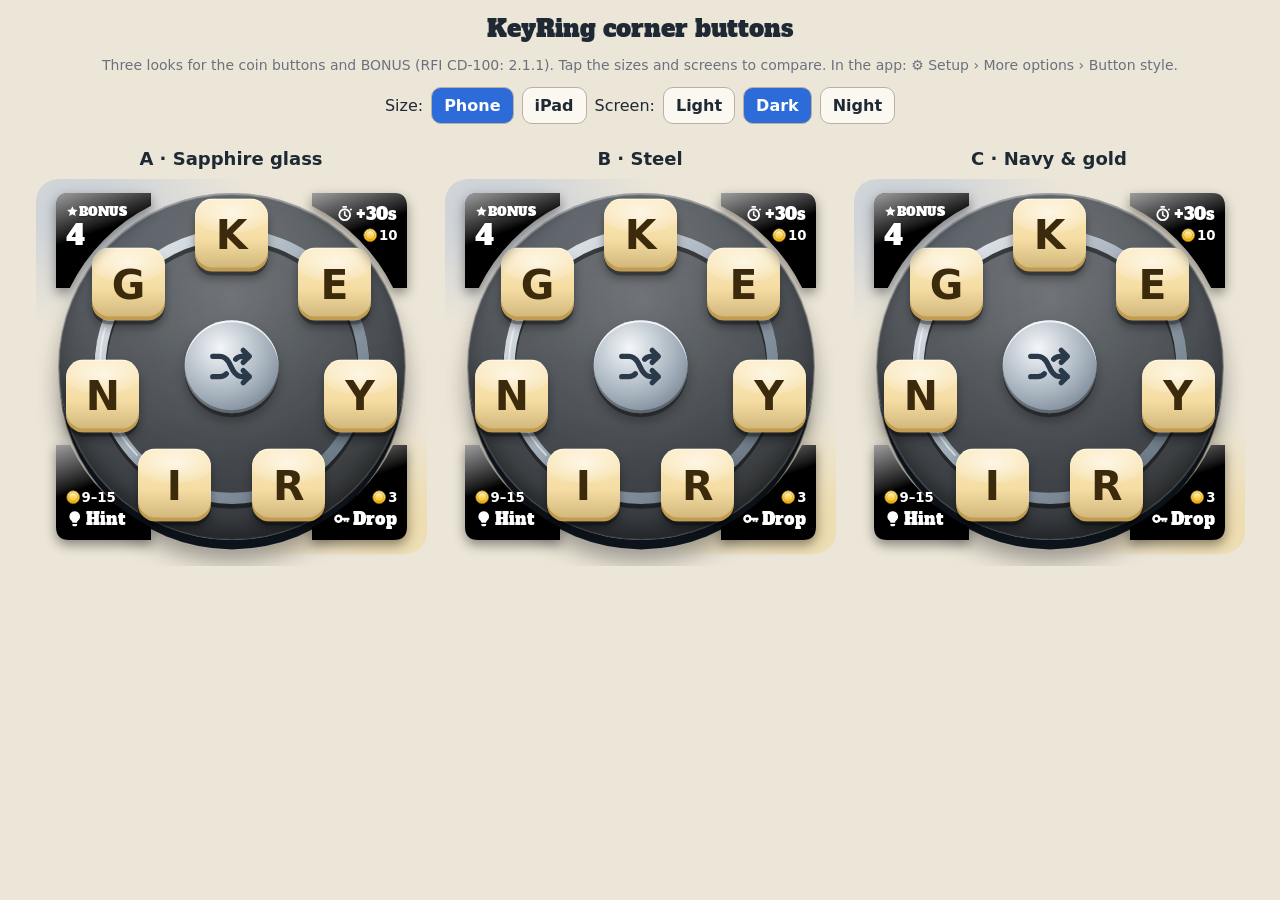
<file: previews/keyring-buttons.html>
<!doctype html>
<html lang="en" data-screen="dark">
<head>
<meta charset="utf-8">
<meta name="viewport" content="width=device-width, initial-scale=1">
<title>KeyRing buttons · mockup</title>
<link rel="stylesheet" href="../style.css">
<style>
  /* KeyRing coin-button mockup (JM CD-98 add. 2; CD-100: 2.1.1): three looks for the corner pieces. Not part of the app. */
  body { margin: 0; background: var(--bg); color: var(--ink); font-family: system-ui, -apple-system, "Segoe UI", Roboto, sans-serif; }
  .bar { display: flex; flex-wrap: wrap; gap: 8px; justify-content: center; align-items: center; padding: 12px; }
  .bar h1 { width: 100%; text-align: center; margin: 0 0 4px; font: 400 24px 'Alfa Slab One', serif; }
  .bar p { width: 100%; text-align: center; margin: 0 0 6px; color: var(--muted); font-size: 14px; }
  .bar button { border: 1px solid var(--line); background: var(--surface); color: var(--ink); border-radius: 10px; padding: 8px 12px; font-weight: 800; cursor: pointer; }
  .bar button.on { background: var(--primary); color: var(--primary-ink); }
  .cols { display: flex; flex-wrap: wrap; gap: 18px; justify-content: center; padding: 6px 12px 30px; }
  .col { text-align: center; }
  .col h2 { margin: 6px 0 10px; font-size: 18px; }
  #keyring { display: block; position: relative; border-radius: 22px; padding: 14px; overflow: visible; }
  #krMain { display: block; }
  .kr-play { display: flex; justify-content: center; }
</style>
</head>
<body>
<svg class="kr-defs" width="0" height="0" aria-hidden="true" focusable="false"><defs>
      <linearGradient id="krCoinG" x1="0" y1="0" x2="0" y2="1"><stop offset="0" stop-color="#fff2b8"/><stop offset=".38" stop-color="#ffe082"/><stop offset="1" stop-color="#f5b300"/></linearGradient>
      <linearGradient id="krGloss" x1="0" y1="0" x2=".35" y2="1"><stop offset="0" stop-color="#fff" stop-opacity=".62"/><stop offset=".42" stop-color="#fff" stop-opacity=".12"/><stop offset=".5" stop-color="#fff" stop-opacity="0"/></linearGradient>
      <linearGradient id="krSapA" x1="0" y1="0" x2="0" y2="1"><stop offset="0" stop-color="#6cb6ff"/><stop offset=".45" stop-color="#2a7de8"/><stop offset="1" stop-color="#0d3f9e"/></linearGradient>
      <linearGradient id="krPurA" x1="0" y1="0" x2="0" y2="1"><stop offset="0" stop-color="#d8acff"/><stop offset=".45" stop-color="#9445f2"/><stop offset="1" stop-color="#4b1591"/></linearGradient>
      <linearGradient id="krSteelR" x1="0" y1="0" x2="1" y2="1"><stop offset="0" stop-color="#ffffff"/><stop offset=".45" stop-color="#b9c4cf"/><stop offset="1" stop-color="#5d6a77"/></linearGradient>
      <linearGradient id="krSteelB" x1="0" y1="0" x2="0" y2="1"><stop offset="0" stop-color="#fbfcfd"/><stop offset=".5" stop-color="#d3dae1"/><stop offset="1" stop-color="#97a3af"/></linearGradient>
      <linearGradient id="krSteelDk" x1="0" y1="0" x2="1" y2="1"><stop offset="0" stop-color="#9aa6b2"/><stop offset="1" stop-color="#36414d"/></linearGradient>
      <linearGradient id="krNavyC" x1="0" y1="0" x2="0" y2="1"><stop offset="0" stop-color="#34507f"/><stop offset=".5" stop-color="#1a2b4f"/><stop offset="1" stop-color="#0b1427"/></linearGradient>
      <linearGradient id="krPlumC" x1="0" y1="0" x2="0" y2="1"><stop offset="0" stop-color="#6a3a8e"/><stop offset=".5" stop-color="#3a1a55"/><stop offset="1" stop-color="#1f0c30"/></linearGradient>
      <linearGradient id="krGoldR" x1="0" y1="0" x2="1" y2="1"><stop offset="0" stop-color="#fff3b0"/><stop offset=".5" stop-color="#e7b416"/><stop offset="1" stop-color="#9a6b00"/></linearGradient>
    </defs></svg>
<div id="one" hidden>
  <section id="keyring">
    <div id="krMain">
      <div class="kr-play"><div class="kr-stage">
        <div class="kr-ring" id="krRing"><div class="kr-plat"></div><svg class="kr-steel" viewBox="0 0 100 100" aria-hidden="true">
                <defs><linearGradient id="krStl" x1="0" y1="0" x2="1" y2="1"><stop offset="0" stop-color="var(--kr-st1)"/><stop offset=".5" stop-color="var(--kr-st2)"/><stop offset="1" stop-color="var(--kr-st3)"/></linearGradient></defs>
                <circle cx="50" cy="51.2" r="38" fill="none" stroke="rgba(0,0,0,.45)" stroke-width="3.6"/>
                <circle cx="50" cy="50" r="38" fill="none" stroke="url(#krStl)" stroke-width="3.2"/>
                <circle cx="50" cy="49.2" r="38" fill="none" stroke="rgba(255,255,255,.55)" stroke-width=".5" stroke-dasharray="40 200" stroke-dashoffset="150"/>
              </svg><button class="kr-hub" id="krHub" type="button" title="Shuffle: spin the letters (Space)" aria-label="Shuffle"><svg viewBox="0 0 24 24" fill="none" stroke="currentColor" stroke-width="2.6" stroke-linecap="round" stroke-linejoin="round" aria-hidden="true"><path d="M3 7h3.5c2 0 3.2 1 4.3 2.7l2.4 4.6C14.3 16 15.5 17 17.5 17H21M18 14l3 3-3 3M3 17h3.5c1.4 0 2.4-.5 3.2-1.4M14.3 8.4C15.1 7.5 16.1 7 17.5 7H21M18 4l3 3-3 3"/></svg></button></div>
        <button class="btn kr-cp kr-bonus" id="krTag" type="button" title="Bonus words: tap for the list" aria-label="Bonus words: tap for the list"><svg class="kr-cps" aria-hidden="true"></svg><span class="kr-cpc tl"><span class="lab"><svg class="ki" viewBox="0 0 24 24" aria-hidden="true"><path d="M12 2.2l2.9 6.4 7 .7-5.3 4.7 1.6 6.9L12 17.3l-6.2 3.6 1.6-6.9L2.1 9.3l7-.7z"/></svg>BONUS</span><b class="num" id="krTagN">0</b></span></button>
        <button class="btn coinbtn kr-cp kr-time" id="krTime" type="button" aria-label="+30 seconds"><svg class="kr-cps" aria-hidden="true"></svg><span class="kr-cpc tr"><span class="lab"><svg class="ki" viewBox="0 0 24 24" aria-hidden="true"><path d="M9 1.4h6v2.3H9zM18.9 6.3l1.7-1.7 1.5 1.5-1.7 1.7z"/><path fill-rule="evenodd" d="M12 4.6a8.7 8.7 0 1 1 0 17.4 8.7 8.7 0 0 1 0-17.4zm0 2.5a6.2 6.2 0 1 0 0 12.4 6.2 6.2 0 0 0 0-12.4z"/><path d="M10.9 8.6h2.2v4.7l3.1 1.9-1.1 1.8-4.2-2.5z"/></svg>+30s</span><span class="cost"><svg class="kr-coin" viewBox="0 0 24 24" aria-hidden="true"><circle cx="12" cy="12" r="10.6" fill="url(#krCoinG)" stroke="#a87400" stroke-width="1.3"/><circle cx="12" cy="12" r="7.4" fill="none" stroke="#c99000" stroke-width="1.2" opacity=".8"/><path d="M8.3 7.9a5.4 5.4 0 0 1 6.9-.6" fill="none" stroke="#fff7cf" stroke-width="1.5" stroke-linecap="round" opacity=".85"/></svg><b id="krTimeCp">10</b></span></span></button>
        <button class="btn coinbtn kr-cp kr-hint" id="krHint" type="button" aria-label="Hint: show a slot's clue"><svg class="kr-cps" aria-hidden="true"></svg><span class="kr-cpc bl"><span class="cost"><svg class="kr-coin" viewBox="0 0 24 24" aria-hidden="true"><circle cx="12" cy="12" r="10.6" fill="url(#krCoinG)" stroke="#a87400" stroke-width="1.3"/><circle cx="12" cy="12" r="7.4" fill="none" stroke="#c99000" stroke-width="1.2" opacity=".8"/><path d="M8.3 7.9a5.4 5.4 0 0 1 6.9-.6" fill="none" stroke="#fff7cf" stroke-width="1.5" stroke-linecap="round" opacity=".85"/></svg><b id="krHintCp"></b></span><span class="lab"><svg class="ki" viewBox="0 0 24 24" aria-hidden="true"><path d="M12 1.6a7.3 7.3 0 0 0-4.4 13.1c.7.5 1.1 1.3 1.1 2.2v.7h6.6v-.7c0-.9.4-1.7 1.1-2.2A7.3 7.3 0 0 0 12 1.6z"/><path d="M8.7 19.1h6.6v1.1a2.2 2.2 0 0 1-2.2 2.2h-2.2a2.2 2.2 0 0 1-2.2-2.2z"/></svg>Hint</span></span></button>
        <button class="btn coinbtn kr-cp kr-drop" id="krDrop" type="button" aria-label="Key Drop: drop one letter into a slot"><svg class="kr-cps" aria-hidden="true"></svg><span class="kr-cpc br"><span class="cost"><svg class="kr-coin" viewBox="0 0 24 24" aria-hidden="true"><circle cx="12" cy="12" r="10.6" fill="url(#krCoinG)" stroke="#a87400" stroke-width="1.3"/><circle cx="12" cy="12" r="7.4" fill="none" stroke="#c99000" stroke-width="1.2" opacity=".8"/><path d="M8.3 7.9a5.4 5.4 0 0 1 6.9-.6" fill="none" stroke="#fff7cf" stroke-width="1.5" stroke-linecap="round" opacity=".85"/></svg><b id="krDropCp"></b></span><span class="lab"><svg class="ki" viewBox="0 0 24 24" aria-hidden="true"><path fill-rule="evenodd" d="M7.4 6.3a5.7 5.7 0 1 1-5.3 7.8 5.7 5.7 0 0 1 5.3-7.8zm0 3.3a2.4 2.4 0 1 0 0 4.8 2.4 2.4 0 0 0 0-4.8z"/><path d="M12.4 10.6h10.2v3.4h-1.4v3h-2.6v-3h-1.2v2.2h-2.6V14h-2.4z"/></svg>Drop</span></span></button>
      </div></div>
    </div>
  </section>
</div>
<div id="all" hidden>
  <div class="bar">
    <h1>KeyRing corner buttons</h1>
    <p>Three looks for the coin buttons and BONUS (RFI CD-100: 2.1.1). Tap the sizes and screens to compare. In the app: ⚙ Setup › More options › Button style.</p>
    <span>Size:</span><button data-size="phone" class="on">Phone</button><button data-size="ipad">iPad</button>
    <span>Screen:</span><button data-scr="light">Light</button><button data-scr="dark" class="on">Dark</button><button data-scr="night">Night</button>
  </div>
  <div class="cols"></div>
</div>
<script>
'use strict';
const qs = new URLSearchParams(location.search);
if (qs.get('bs')) {
  // one stage, drawn the way keyring.js draws it
  document.documentElement.dataset.screen = qs.get('scr') || 'dark';
  document.getElementById('one').hidden = false;
  const k = document.getElementById('keyring'); k.classList.add('kr-bs-' + qs.get('bs'));
  const rs = +qs.get('rs') || 347, sw = Math.min(+qs.get('sw') || rs, rs + 2 * Math.round(Math.min(110, rs * 0.11)));
  const m = document.getElementById('krMain');
  m.style.setProperty('--rs', rs + 'px'); m.style.setProperty('--sw', sw + 'px');
  const n = 7, ts = Math.round(rs * 0.21); m.style.setProperty('--ts', ts + 'px');
  const ring = document.getElementById('krRing');
  [...'KEYRING'].forEach((ch, i) => { const t = document.createElement('div'); t.className = 'kr-t'; t.textContent = ch;
    const a = (-90 + i * 360 / n) * Math.PI / 180; t.style.left = (rs / 2 + rs * .38 * Math.cos(a)) + 'px'; t.style.top = (rs / 2 + rs * .38 * Math.sin(a)) + 'px'; ring.appendChild(t); });
  function cornerPath(s, cx, cy, rho, rad, fx, fy) {
    const X = x => (fx ? s - x : x).toFixed(1), Y = y => (fy ? s - y : y).toFixed(1), P = (x, y) => X(x) + ' ' + Y(y);
    let d = 'M ' + P(0, rad) + ' Q ' + P(0, 0) + ' ' + P(rad, 0);
    const yA = cx - s < rho ? cy - Math.sqrt(rho * rho - (cx - s) ** 2) : s + 1;
    if (yA >= s) return d + ' L ' + P(s, 0) + ' L ' + P(s, s) + ' L ' + P(0, s) + ' Z';
    if (yA > 0) d += ' L ' + P(s, 0) + ' L ' + P(s, yA); else d += ' L ' + P(cx - Math.sqrt(rho * rho - cy * cy), 0);
    const A = 'A ' + rho.toFixed(1) + ' ' + rho.toFixed(1) + ' 0 0 ' + (fx !== fy ? 1 : 0);
    const xB = cy - s < rho ? cx - Math.sqrt(rho * rho - (cy - s) ** 2) : -1;
    if (xB > 0) d += ' ' + A + ' ' + P(xB, s) + ' L ' + P(0, s); else d += ' ' + A + ' ' + P(0, cy - Math.sqrt(rho * rho - cx * cx));
    return d + ' Z';
  }
  const cx = sw / 2, cy = rs / 2, rho = rs / 2 + Math.max(5, rs * 0.018), q = Math.min(cx, cy) - rho / Math.SQRT2;
  const s = Math.round(q + rs * 0.14), rad = Math.max(10, s * 0.14);
  m.style.setProperty('--cps', s + 'px');
  [['#krTag', 0, 0], ['#krTime', 1, 0], ['#krHint', 0, 1], ['#krDrop', 1, 1]].forEach(([sel, fx, fy]) => {
    const d = cornerPath(s, cx, cy, rho, rad, fx, fy), svg = document.querySelector(sel + ' .kr-cps');
    svg.setAttribute('viewBox', '0 0 ' + s + ' ' + s);
    svg.innerHTML = '<path class="b" d="' + d + '"/><path class="g" d="' + d + '"/><path class="r" d="' + d + '"/>';
  });
  document.getElementById('krHintCp').textContent = '9–15'; document.getElementById('krDropCp').textContent = '3'; document.getElementById('krTagN').textContent = '4';
  document.querySelectorAll('.kr-cp').forEach(b => b.addEventListener('click', () => { b.classList.toggle('armed'); const c = b.querySelector('.kr-cpc'); c.dataset.arm = 'Tap again\n🪙12'; }));
} else {
  // the overview: the three looks side by side, each in its own frame
  document.getElementById('all').hidden = false;
  let size = 'phone', scr = 'dark';
  const LOOKS = [['a', 'A · Sapphire glass'], ['b', 'B · Steel'], ['c', 'C · Navy & gold']];
  function draw() {
    document.documentElement.dataset.screen = scr;
    const rs = size === 'phone' ? 347 : 560, sw = size === 'phone' ? 351 : 744, w = Math.min(sw, 680) + 40, hgt = rs + 40;
    document.querySelector('.cols').innerHTML = LOOKS.map(([v, name]) => '<div class="col"><h2>' + name + '</h2><iframe title="' + name + '" src="?bs=' + v + '&rs=' + rs + '&sw=' + Math.min(sw, 680) + '&scr=' + scr + '" style="width:' + w + 'px;height:' + hgt + 'px;max-width:94vw;border:0;border-radius:22px"></iframe></div>').join('');
  }
  document.querySelector('.bar').addEventListener('click', e => {
    const b = e.target.closest('button'); if (!b) return;
    if (b.dataset.size) size = b.dataset.size; if (b.dataset.scr) scr = b.dataset.scr;
    document.querySelectorAll('.bar button').forEach(x => x.classList.toggle('on', x.dataset.size === size || x.dataset.scr === scr));
    draw();
  });
  draw();
}
</script>
</body>
</html>
</file>
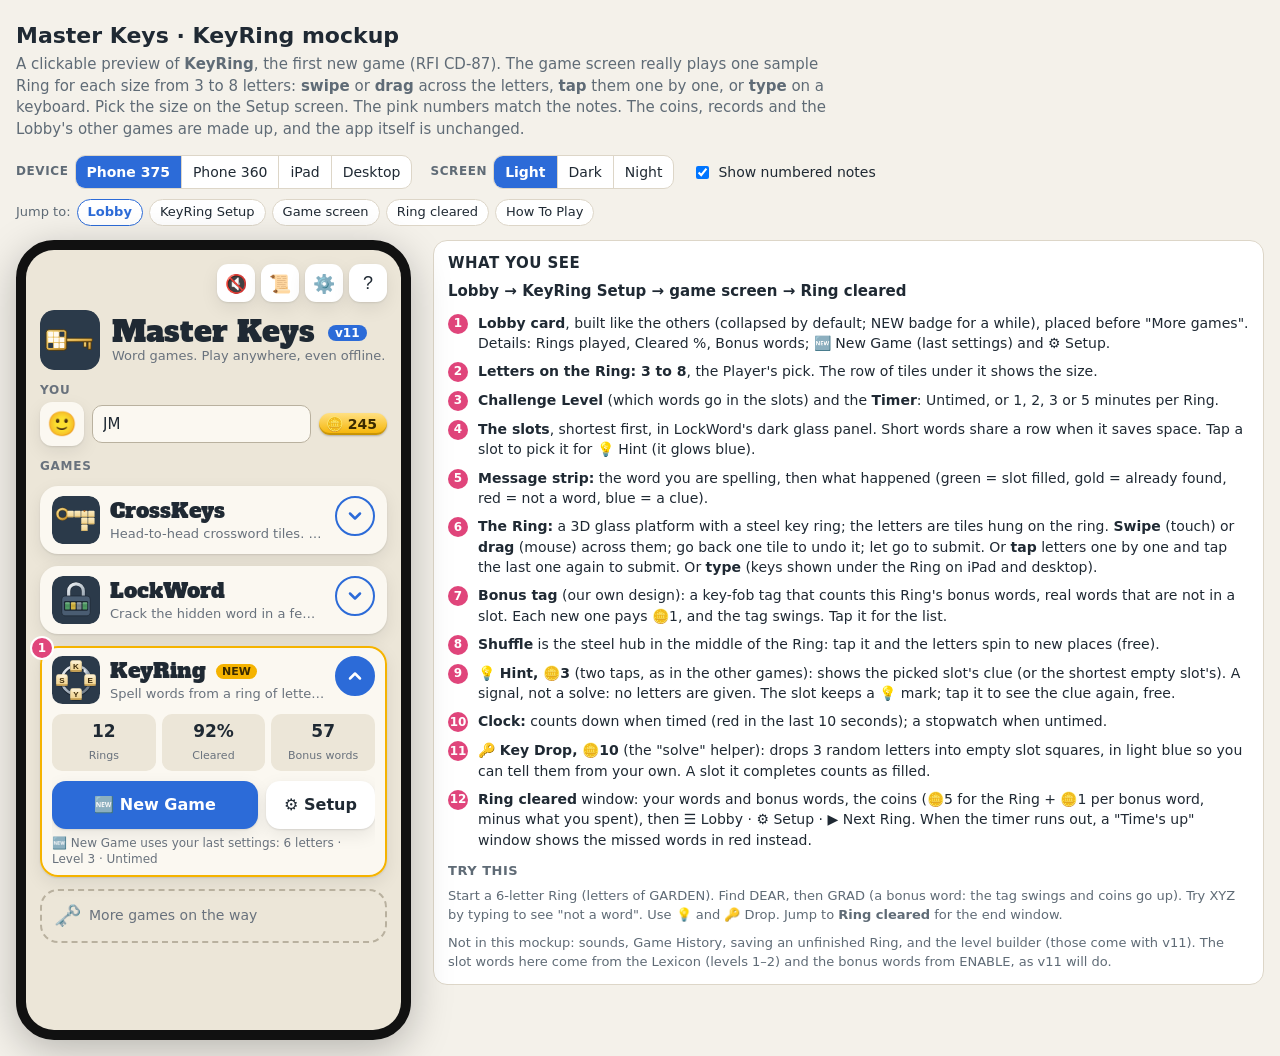
<file: previews/keyring-mockup.html>
<!doctype html>
<html lang="en">
<head>
<meta charset="utf-8">
<meta name="viewport" content="width=device-width, initial-scale=1">
<!-- Master Keys · KeyRing clickable mockup for JM (RFI CD-87: 1.1–1.5; RFI CD-88). A preview only: the app is unchanged.
     Our own look (Master Keys glass + 3D tiles); nothing is copied from the reference screenshot. -->
<title>KeyRing Mockup · CD-88</title>
<style>
  @font-face { font-family: 'Alfa Slab One'; font-style: normal; font-weight: 400; font-display: swap; src: url('../fonts/alfa-slab-one.woff2') format('woff2'); }
  /* ---------- the page around the mockup ---------- */
  :root { --pg: #f4f1ea; --pcard: #ffffff; --pink: #1f2933; --pmuted: #5f6b76; --pline: #ddd6c8; --pacc: #2c6bd8; color-scheme: light; }
  @media (prefers-color-scheme: dark) { :root { --pg: #15181c; --pcard: #1f242a; --pink: #e4e4e4; --pmuted: #9aa4ad; --pline: #333b44; --pacc: #6f9ff0; color-scheme: dark; } }
  * { box-sizing: border-box; }
  body { margin: 0; background: var(--pg); color: var(--pink); font: 15px/1.45 system-ui, -apple-system, "Segoe UI", Roboto, sans-serif; overflow-x: hidden; }
  main { max-width: 1320px; margin: 0 auto; padding: 16px; }
  h1 { font-size: 22px; margin: 4px 0 2px; }
  .lead { color: var(--pmuted); margin: 0 0 14px; max-width: 820px; }
  .ctrls { display: flex; flex-wrap: wrap; gap: 10px 18px; align-items: center; margin-bottom: 10px; }
  .ctrl { display: flex; align-items: center; gap: 6px; flex-wrap: wrap; }
  .ctrl > span { font-size: 12px; font-weight: 800; letter-spacing: .05em; text-transform: uppercase; color: var(--pmuted); }
  .pseg { display: inline-flex; border: 1px solid var(--pline); border-radius: 10px; overflow: hidden; background: var(--pcard); }
  .pseg button { border: 0; background: none; color: var(--pink); font: inherit; font-size: 14px; padding: 6px 11px; cursor: pointer; }
  .pseg button + button { border-left: 1px solid var(--pline); }
  .pseg button.on { background: var(--pacc); color: #fff; font-weight: 700; }
  .pchk { display: inline-flex; align-items: center; gap: 6px; font-size: 14px; cursor: pointer; }
  .jump { display: flex; flex-wrap: wrap; gap: 6px; align-items: center; margin: 0 0 14px; font-size: 13px; color: var(--pmuted); }
  .jump button { border: 1px solid var(--pline); background: var(--pcard); color: var(--pink); border-radius: 999px; padding: 3px 10px; font: inherit; font-size: 13px; cursor: pointer; }
  .jump button.on { border-color: var(--pacc); color: var(--pacc); font-weight: 700; }
  .stage { display: flex; flex-wrap: wrap; gap: 22px; align-items: flex-start; }
  .stage .device { flex: none; margin: 0; max-width: 100%; }
  .legend { flex: 1 1 300px; min-width: 0; background: var(--pcard); border: 1px solid var(--pline); border-radius: 14px; padding: 12px 14px; }
  .legend h2 { font-size: 15px; margin: 0 0 6px; letter-spacing: .03em; text-transform: uppercase; }
  .legend ol { margin: 0; padding-left: 0; list-style: none; }
  .legend li { display: grid; grid-template-columns: 24px 1fr; gap: 6px; margin: 0 0 8px; font-size: 14px; }
  .legend li b.n { display: inline-grid; place-items: center; width: 20px; height: 20px; border-radius: 50%; background: #e0457b; color: #fff; font-size: 12px; margin-top: 1px; }
  .legend .flow { font-weight: 700; margin: 0 0 10px; }
  .legend .foot { color: var(--pmuted); font-size: 13px; margin: 10px 0 0; }
  .legend h3 { font-size: 13px; text-transform: uppercase; letter-spacing: .04em; margin: 12px 0 6px; color: var(--pmuted); }

  /* ---------- the device frame ---------- */
  .device { margin: 0 auto; border: 10px solid #111; border-radius: 38px; overflow: hidden; background: #111; box-shadow: 0 10px 40px rgba(0, 0, 0, .25); position: relative; }
  .device.phone { width: 395px; height: 800px; }
  .device.phone360 { width: 380px; height: 760px; }
  .device.ipad { width: 788px; height: 1044px; border-radius: 28px; }
  .device.desk { width: 1200px; height: 740px; border-radius: 12px; border-width: 8px; }

  /* ---------- the app inside it: Master Keys v10b colors ---------- */
  .app {
    --bg: #ece6d8; --surface: #fbf8f1; --ink: #1f2933; --muted: #69727d; --line: #b9b19f; --hl: #fff0b8;
    --btn: #ffffff; --btn-ink: #1f2933; --primary: #2c6bd8; --primary-ink: #ffffff; --coin: #9a6b00;
    --shadow: 0 1px 2px rgba(0, 0, 0, .10), 0 6px 18px rgba(0, 0, 0, .08);
    --emoji: "Apple Color Emoji", "Segoe UI Emoji", "Noto Color Emoji", "Segoe UI Symbol", sans-serif;
    --tfont: 'Alfa Slab One', Rockwell, 'Roboto Slab', Georgia, serif;
    /* KeyRing */
    --fx: radial-gradient(60% 45% at 12% 8%, rgba(44, 107, 216, .20), transparent 70%), radial-gradient(55% 40% at 92% 92%, rgba(245, 179, 0, .22), transparent 70%);
    --glass: linear-gradient(160deg, rgba(255, 255, 255, .15), rgba(255, 255, 255, .03) 45%, rgba(0, 0, 0, .14)), rgba(22, 30, 40, .82);
    --glass-edge: inset 0 1px 0 rgba(255, 255, 255, .22), inset 0 0 0 1px rgba(255, 255, 255, .1), 0 10px 26px rgba(0, 0, 0, .3);
    --well: #0b1016; --tile-top: #fcebc0; --tile-bot: #efd18c; --tile-edge: #c39d4f; --tile-ink: #3b2a0b;
    --drop-top: #d9e8ff; --drop-bot: #a9c8f5; --drop-edge: #6e95cf; --drop-ink: #173f8f;
    --glow: #4fc3f7; --steel1: #f4f7fa; --steel2: #9aa7b3; --steel3: #5d6a77; --side: #0d131a;
    --cb1: #4a8af0; --cb2: #2c6bd8; --cb-ring: #1c3d78;
    --tag1: #ffe082; --tag2: #f5b300; --tag-ink: #3a2a00;
    position: absolute; inset: 0; background: var(--bg); color: var(--ink); color-scheme: light;
    font: 16px/1.35 system-ui, -apple-system, "Segoe UI", Roboto, sans-serif; overflow: hidden;
    -webkit-user-select: none; user-select: none; -webkit-tap-highlight-color: transparent;
  }
  .app[data-screen="dark"] {
    --bg: #12181f; --surface: #1b232c; --ink: #e8edf2; --muted: #96a1ad; --line: #3a4552; --hl: #3a3420;
    --btn: #26303b; --btn-ink: #e8edf2; --primary: #3f7fe8; --coin: #ffcc33;
    --shadow: 0 1px 2px rgba(0, 0, 0, .4), 0 6px 18px rgba(0, 0, 0, .3); color-scheme: dark;
    --fx: radial-gradient(60% 45% at 12% 8%, rgba(63, 127, 232, .22), transparent 70%), radial-gradient(55% 40% at 92% 92%, rgba(245, 179, 0, .10), transparent 70%);
    --glass: linear-gradient(160deg, rgba(255, 255, 255, .12), rgba(255, 255, 255, .02) 45%, rgba(0, 0, 0, .2)), rgba(30, 40, 52, .78);
  }
  .app[data-screen="night"] {
    --bg: #121212; --surface: #1c1c1c; --ink: #a6a6a6; --muted: #6a6a6a; --line: #2e2e2e; --hl: #34321f;
    --btn: #262626; --btn-ink: #bdbdbd; --primary: #3d5878; --primary-ink: #d0d0d0; --coin: #a08530;
    --shadow: 0 1px 2px rgba(0, 0, 0, .5); color-scheme: dark;
    --fx: none;
    --glass: linear-gradient(160deg, rgba(255, 255, 255, .05), rgba(255, 255, 255, 0) 45%, rgba(0, 0, 0, .2)), #161616;
    --glass-edge: inset 0 1px 0 rgba(255, 255, 255, .07), inset 0 0 0 1px rgba(255, 255, 255, .04), 0 8px 20px rgba(0, 0, 0, .5);
    --well: #0e0e0e; --tile-top: #b9ad8e; --tile-bot: #9c8f6c; --tile-edge: #6f6448; --tile-ink: #111;
    --drop-top: #7f8fa3; --drop-bot: #64748a; --drop-edge: #45525f; --drop-ink: #0d1520;
    --glow: #6f8fb0; --steel1: #8f8f8f; --steel2: #555; --steel3: #333; --side: #070707;
    --cb1: #3d5878; --cb2: #31475f; --cb-ring: #1d2a38;
    --tag1: #a08530; --tag2: #7d6620; --tag-ink: #111;
  }
  .app[data-screen="night"] img.gi, .app[data-screen="night"] .kri { filter: brightness(.75) saturate(.7); }
  .scr { position: absolute; inset: 0; overflow-y: auto; display: none; flex-direction: column; }
  .scr.on { display: flex; }
  .wrap { width: 100%; max-width: 720px; margin: 0 auto; padding: 14px 14px 22px; display: flex; flex-direction: column; gap: 12px; }
  .lbl { font-size: 12px; font-weight: 800; letter-spacing: .06em; text-transform: uppercase; color: var(--muted); }
  .field { display: flex; flex-direction: column; gap: 4px; }
  select, input[type=text] { font: inherit; font-size: 15px; padding: 8px 10px; border-radius: 10px; border: 1px solid var(--line); background: var(--surface); color: var(--ink); width: 100%; }
  .btn { font: inherit; font-weight: 700; border: 0; border-radius: 12px; padding: 10px 14px; background: var(--btn); color: var(--btn-ink); box-shadow: var(--shadow); cursor: pointer; display: inline-flex; align-items: center; justify-content: center; gap: 6px; }
  .btn.primary { background: var(--primary); color: var(--primary-ink); }
  .btn.big { font-size: 18px; padding: 13px 16px; border-radius: 14px; }
  .icon-btn { width: 38px; height: 38px; border: 0; border-radius: 11px; background: var(--btn); color: var(--btn-ink); box-shadow: var(--shadow); font-size: 18px; font-family: var(--emoji); cursor: pointer; display: inline-grid; place-items: center; padding: 0; }
  img.gi, .kri { display: block; border-radius: 24%; }
  .kri svg { display: block; width: 100%; height: 100%; }
  .vpill { display: inline-block; vertical-align: middle; font: 800 12px system-ui, sans-serif; padding: 1px 7px; border-radius: 999px; background: var(--primary); color: var(--primary-ink); margin-left: 4px; }
  .coin-pill { display: inline-flex; align-items: center; gap: 3px; border: 0; padding: 3px 10px 3px 7px; border-radius: 999px; font: 800 14px system-ui, sans-serif; font-variant-numeric: tabular-nums; color: #3a2a00; background: linear-gradient(#ffe082, #f5b300); box-shadow: inset 0 -2px 0 rgba(0, 0, 0, .18), 0 1px 2px rgba(0, 0, 0, .25); white-space: nowrap; }
  .app[data-screen="night"] .coin-pill { background: linear-gradient(#a08530, #7d6620); color: #111; }
  .coin-pill.bump { animation: bump .35s; }
  @keyframes bump { 50% { transform: scale(1.15); } }

  /* ---------- Lobby (v10b: collapsible cards) ---------- */
  .corner { display: flex; gap: 6px; justify-content: flex-end; }
  .brand { display: grid; grid-template-columns: auto minmax(0, 1fr); gap: 12px; align-items: center; margin-top: -4px; }
  .brand img { width: 60px; height: 60px; border-radius: 24%; }
  .brand h1 { margin: 0; font: 400 30px/1.05 var(--tfont); }
  .tag { margin: 0; font-size: 13px; color: var(--muted); }
  .me-row { display: grid; grid-template-columns: auto minmax(0, 1fr) auto; gap: 8px; align-items: center; }
  .me-av { width: 44px; height: 44px; border: 0; border-radius: 12px; background: var(--surface); box-shadow: var(--shadow); font-size: 24px; font-family: var(--emoji); }
  .games { display: grid; grid-template-columns: 1fr; gap: 12px; align-items: start; }
  .wide-lobby .games { grid-template-columns: 1fr 1fr; }
  .gcard { background: var(--surface); border-radius: 18px; box-shadow: var(--shadow); padding: 10px 12px; display: flex; flex-direction: column; cursor: pointer; position: relative; }
  .gcard.new { box-shadow: var(--shadow), inset 0 0 0 2px #f5b300; }
  .ghead { display: grid; grid-template-columns: auto minmax(0, 1fr) auto; gap: 10px; align-items: center; }
  .ghead img, .ghead .kri { width: 48px; height: 48px; }
  .gname { margin: 0; font: 400 21px/1.15 var(--tfont); }
  .gname .newb { font: 800 11px system-ui, sans-serif; vertical-align: middle; background: #f5b300; color: #3a2a00; border-radius: 999px; padding: 1px 6px; margin-left: 4px; }
  .gpitch { margin: 2px 0 0; font-size: 13px; color: var(--muted); white-space: nowrap; overflow: hidden; text-overflow: ellipsis; }
  .gchev { width: 40px; height: 40px; border-radius: 50%; border: 2px solid var(--primary); background: var(--surface); color: var(--primary); display: grid; place-items: center; cursor: pointer; padding: 0; align-self: start; transition: background .2s, color .2s; }
  .gchev svg { width: 20px; height: 20px; transition: transform .3s ease; }
  .gcard.open .gchev { background: var(--primary); color: var(--primary-ink); }
  .gcard.open .gchev svg { transform: rotate(180deg); }
  .gbody { display: grid; grid-template-rows: 0fr; transition: grid-template-rows .3s ease; }
  .gbody > div { overflow: hidden; min-height: 0; display: flex; flex-direction: column; gap: 10px; }
  .gcard.open .gbody { grid-template-rows: 1fr; }
  .gcard.open .gbody > div { padding-top: 10px; }
  .grec { display: grid; grid-template-columns: repeat(3, 1fr); gap: 6px; }
  .grec div { background: var(--bg); border-radius: 10px; padding: 6px 4px; text-align: center; }
  .grec b { display: block; font-size: 17px; }
  .grec span { font-size: 11px; color: var(--muted); }
  .gbtns { display: flex; flex-wrap: wrap; gap: 8px; }
  .gbtns .btn { flex: 2 1 0; min-width: 0; white-space: nowrap; font-size: 16px; padding-left: 6px; padding-right: 6px; }
  .gbtns .btn.set { flex: 1 1 0; }
  .glast { font-size: 12px; color: var(--muted); margin: -4px 0 0; }
  .gcard.soon { border: 2px dashed var(--line); background: transparent; box-shadow: none; cursor: default; flex-direction: row; align-items: center; gap: 8px; font-size: 14px; color: var(--muted); }
  .gcard.soon b { font-size: 22px; font-family: var(--emoji); }

  /* ---------- Setup screen ---------- */
  .top { display: grid; grid-template-columns: auto auto minmax(0, 1fr) auto auto; gap: 8px; align-items: center; padding: 10px 12px 2px; }
  .top img, .top .kri { width: 40px; height: 40px; border-radius: 10px; }
  .top h2 { margin: 0; font: 400 24px/1.05 var(--tfont); white-space: nowrap; overflow: hidden; text-overflow: ellipsis; }
  .top h2 small { display: block; font: 800 12px system-ui, sans-serif; letter-spacing: .06em; text-transform: uppercase; color: var(--muted); margin-top: 2px; }
  .pair { display: grid; grid-template-columns: 1fr 1fr; gap: 10px; }
  .seg { display: grid; border-radius: 12px; overflow: hidden; box-shadow: var(--shadow); }
  .seg.n6 { grid-template-columns: repeat(6, 1fr); }
  .seg button { font: inherit; font-size: 17px; font-weight: 800; border: 0; padding: 9px 2px; background: var(--btn); color: var(--btn-ink); cursor: pointer; }
  .seg button + button { border-left: 1px solid var(--line); }
  .seg button.on { background: var(--primary); color: var(--primary-ink); }
  .desc { font-size: 13px; color: var(--muted); margin: -4px 0 0; }
  .stats { display: grid; grid-template-columns: repeat(5, 1fr); gap: 6px; }
  .stats div { background: var(--surface); border-radius: 10px; box-shadow: var(--shadow); padding: 8px 2px; text-align: center; }
  .stats b { display: block; font-size: 19px; }
  .stats span { font-size: 11px; color: var(--muted); }
  .preview-ring { display: flex; justify-content: center; gap: 6px; flex-wrap: wrap; }
  .preview-ring span { width: 34px; height: 34px; border-radius: 22%; display: grid; place-items: center; font-weight: 900; color: var(--tile-ink);
    background-image: radial-gradient(ellipse 80% 40% at 50% 20%, rgba(255, 255, 255, .62), rgba(255, 255, 255, 0) 70%), linear-gradient(var(--tile-top), var(--tile-bot)); box-shadow: inset 0 -3px 0 var(--tile-edge), 0 2px 3px rgba(0, 0, 0, .3); }

  /* =========================================================================
     KeyRing game screen
     ========================================================================= */
  #s-game { background: var(--fx), var(--bg); overflow: hidden; }
  .kr-top { padding-bottom: 0; }
  .kr-main { flex: 1; min-height: 0; display: grid; gap: 8px; padding: 6px 12px 10px;
    grid-template-columns: minmax(0, 1fr); grid-template-rows: auto minmax(0, 1fr) auto auto auto;
    grid-template-areas: "info" "slots" "msg" "play" "tip"; }
  .wide .kr-main { grid-template-columns: minmax(0, 1.1fr) minmax(0, 1fr); grid-template-rows: auto auto minmax(0, 1fr) auto; column-gap: 22px;
    grid-template-areas: "info info" "slots msg" "slots play" "slots tip"; padding: 8px 22px 16px; }
  .kr-info { grid-area: info; display: flex; justify-content: center; align-items: center; gap: 8px; flex-wrap: wrap; }
  .pill { display: inline-flex; align-items: center; gap: 5px; padding: 4px 10px; border-radius: 999px; background: var(--surface); box-shadow: var(--shadow); font-weight: 800; font-size: 14px; font-variant-numeric: tabular-nums; white-space: nowrap; }
  .pill .e { font-family: var(--emoji); }
  .pill.clock.low { background: #cf3f3f; color: #fff; animation: pulse 1s infinite; }
  @keyframes pulse { 50% { transform: scale(1.06); } }

  /* the slot panel: dark glass, like LockWord's grid panel */
  .kr-slots { grid-area: slots; min-height: 0; border-radius: 18px; background: var(--glass); box-shadow: var(--glass-edge);
    -webkit-backdrop-filter: blur(10px) saturate(1.3); backdrop-filter: blur(10px) saturate(1.3);
    display: flex; flex-direction: column; justify-content: center; align-items: center; gap: var(--rg, 8px); padding: 10px; overflow: hidden; }
  .kr-row { display: flex; justify-content: center; gap: calc(var(--cs) * .7); }
  .kr-word { display: flex; gap: calc(var(--cs) * .1); position: relative; padding: 3px; border-radius: 12px; cursor: pointer; transition: box-shadow .2s; }
  .kr-word.sel { box-shadow: 0 0 0 2px var(--glow), 0 0 12px rgba(79, 195, 247, .55); }
  .kr-word.flash { animation: rowflash .6s; }
  @keyframes rowflash { 30% { box-shadow: 0 0 0 3px #f5b300, 0 0 16px rgba(245, 179, 0, .8); } }
  .kr-word .hm { position: absolute; left: calc(var(--cs) * -.42); top: 50%; transform: translateY(-50%); font-size: calc(var(--cs) * .38); font-family: var(--emoji); }
  .kr-c { width: var(--cs); height: var(--cs); border-radius: 22%; display: grid; place-items: center; font-weight: 900; font-size: calc(var(--cs) * .56); line-height: 1; position: relative;
    background: radial-gradient(circle at 50% 125%, rgba(79, 195, 247, .12), transparent 60%), var(--well); color: #fff;
    box-shadow: inset 0 3px 0 rgba(0, 0, 0, .5), inset 0 -2px 0 rgba(255, 255, 255, .12), 0 0 0 1px rgba(255, 255, 255, .06); }
  .kr-c.f, .kr-c.d { box-shadow: inset 0 -4px 0 var(--edge), inset 0 1px 0 rgba(255, 255, 255, .7), 0 2px 3px rgba(0, 0, 0, .55); }
  .kr-c.f { --edge: var(--tile-edge); color: var(--tile-ink); background-image: radial-gradient(ellipse 80% 40% at 50% 20%, rgba(255, 255, 255, .62), rgba(255, 255, 255, .14) 66%, rgba(255, 255, 255, 0) 70%), linear-gradient(var(--tile-top), var(--tile-bot)); }
  .kr-c.d { --edge: var(--drop-edge); color: var(--drop-ink); background-image: radial-gradient(ellipse 80% 40% at 50% 20%, rgba(255, 255, 255, .6), rgba(255, 255, 255, 0) 70%), linear-gradient(var(--drop-top), var(--drop-bot)); }
  .kr-c.pop { animation: pop .42s cubic-bezier(.3, 1.6, .5, 1) both; }
  @keyframes pop { 0% { transform: translateY(-14px) scale(.6); opacity: 0; } 100% { transform: none; opacity: 1; } }

  /* message strip: the word you are spelling, or what just happened */
  .kr-msg { grid-area: msg; height: 46px; display: flex; justify-content: center; align-items: center; gap: 4px; text-align: center; font-weight: 800; font-size: 15px; cursor: default; }
  .kr-msg .mt { padding: 6px 12px; border-radius: 12px; background: var(--surface); box-shadow: var(--shadow); max-width: 100%; overflow: hidden; text-overflow: ellipsis; white-space: nowrap; }
  .kr-msg .mt.good { background: #1e9e4a; color: #fff; }
  .kr-msg .mt.bad { background: #cf3f3f; color: #fff; }
  .kr-msg .mt.dup { background: var(--hl); color: #3b2a0b; }
  .kr-msg .mt.clue { background: var(--primary); color: var(--primary-ink); white-space: normal; line-height: 1.2; }
  .app[data-screen="night"] .kr-msg .mt.good { background: #2f6b45; color: #ddd; }
  .app[data-screen="night"] .kr-msg .mt.bad { background: #7e3431; color: #ddd; }
  .kr-msg .wl { width: 32px; height: 36px; border-radius: 8px; display: grid; place-items: center; font-weight: 900; font-size: 20px; color: #fff;
    background: linear-gradient(#5b9bff, #2c6bd8); box-shadow: inset 0 -3px 0 #173f8f, 0 2px 3px rgba(0, 0, 0, .3); animation: pop .18s both; }
  .app[data-screen="night"] .kr-msg .wl { background: linear-gradient(#4b6684, #3d5878); color: #ccc; box-shadow: inset 0 -3px 0 #24364a; }
  .kr-msg.shake { animation: shake .4s; }
  @keyframes shake { 20%, 60% { transform: translateX(-8px); } 40%, 80% { transform: translateX(8px); } }

  /* play area: bonus tag | the Ring | coin buttons */
  .kr-play { grid-area: play; display: grid; grid-template-columns: 62px auto 62px; justify-content: center; align-items: center; gap: 8px; }
  .wide .kr-play { grid-template-columns: 80px auto 80px; gap: 16px; }
  .side { display: flex; flex-direction: column; gap: 10px; align-items: center; }

  /* the Ring: a 3D glass platform with a steel key ring; the letters are tiles hung on the ring */
  .kr-ring { position: relative; width: var(--rs, 220px); height: var(--rs, 220px); touch-action: none; }
  .kr-plat { position: absolute; inset: 0; border-radius: 50%; background: radial-gradient(circle at 50% 30%, rgba(255, 255, 255, .22), rgba(255, 255, 255, .04) 55%, rgba(0, 0, 0, .2) 100%), var(--glass);
    -webkit-backdrop-filter: blur(10px); backdrop-filter: blur(10px);
    box-shadow: inset 0 2px 0 rgba(255, 255, 255, .3), inset 0 0 0 1px rgba(255, 255, 255, .12), inset 0 -12px 20px rgba(0, 0, 0, .35),
      0 calc(var(--rs) * .045) 0 -1px var(--side), 0 calc(var(--rs) * .045) 0 0 rgba(255, 255, 255, .07), 0 calc(var(--rs) * .09) 26px rgba(0, 0, 0, .35); }
  .kr-ring svg { position: absolute; inset: 0; width: 100%; height: 100%; pointer-events: none; overflow: visible; }
  .kr-line polyline { fill: none; stroke: var(--glow); stroke-width: calc(var(--ts) * .2); stroke-linecap: round; stroke-linejoin: round; opacity: .8; filter: drop-shadow(0 0 5px var(--glow)); }
  .kr-t { position: absolute; width: var(--ts); height: var(--ts); transform: translate(-50%, -50%); border-radius: 24%; display: grid; place-items: center; z-index: 2;
    font-weight: 900; font-size: calc(var(--ts) * .56); color: var(--tile-ink); cursor: pointer; transition: transform .12s;
    background-image: radial-gradient(ellipse 80% 40% at 50% 20%, rgba(255, 255, 255, .65), rgba(255, 255, 255, .15) 66%, rgba(255, 255, 255, 0) 70%), linear-gradient(rgba(0, 0, 0, 0) 56%, rgba(0, 0, 0, .14)), linear-gradient(var(--tile-top), var(--tile-bot));
    box-shadow: inset 0 -4px 0 var(--tile-edge), inset 0 1px 0 rgba(255, 255, 255, .7), 0 4px 0 rgba(0, 0, 0, .3), 0 7px 10px rgba(0, 0, 0, .35); }
  .kr-t::after { /* the little link that hangs the tile on the ring */
    content: ''; position: absolute; left: 50%; top: -5px; width: 9px; height: 9px; margin-left: -5px; border-radius: 50%; border: 2px solid var(--steel2); background: transparent; z-index: -1; }
  .kr-t.on { color: #fff; transform: translate(-50%, -50%) scale(1.1);
    background-image: radial-gradient(ellipse 80% 40% at 50% 20%, rgba(255, 255, 255, .5), rgba(255, 255, 255, 0) 70%), linear-gradient(#5b9bff, #2c6bd8);
    box-shadow: inset 0 -4px 0 #173f8f, 0 0 0 3px #fff, 0 0 16px 3px rgba(79, 195, 247, .85), 0 6px 10px rgba(0, 0, 0, .35); }
  .app[data-screen="night"] .kr-t.on { color: #d0d0d0; background-image: linear-gradient(#4b6684, #3d5878); box-shadow: inset 0 -4px 0 #24364a, 0 0 0 2px #888, 0 0 8px rgba(111, 143, 176, .5); }
  .kr-hub { position: absolute; left: 50%; top: 50%; width: 27%; height: 27%; transform: translate(-50%, -50%); border-radius: 50%; border: 0; cursor: pointer; z-index: 1; padding: 0;
    display: grid; place-items: center; color: #2b3a4a;
    background: radial-gradient(circle at 38% 30%, var(--steel1), var(--steel2) 62%, var(--steel3));
    box-shadow: inset 0 -3px 0 rgba(0, 0, 0, .3), inset 0 2px 0 rgba(255, 255, 255, .8), 0 4px 0 rgba(0, 0, 0, .35), 0 8px 12px rgba(0, 0, 0, .3); }
  .kr-hub svg { position: static; width: 52%; height: 52%; }
  .kr-hub:active { transform: translate(-50%, -48%); box-shadow: inset 0 -1px 0 rgba(0, 0, 0, .3), 0 2px 0 rgba(0, 0, 0, .35); }
  .app[data-screen="night"] .kr-hub { color: #1a1a1a; }

  /* coin buttons: blue keycaps with a navy icon circle (as in CrossKeys); two taps to buy */
  .cbtn { width: 62px; border: 0; border-radius: 14px; padding: 6px 2px 5px; cursor: pointer; color: #fff; display: flex; flex-direction: column; align-items: center; gap: 2px;
    background: linear-gradient(var(--cb1), var(--cb2)); border-bottom: 4px solid rgba(0, 0, 0, .3); box-shadow: 0 3px 8px rgba(0, 0, 0, .25); font: 800 12px system-ui, sans-serif; }
  .wide .cbtn { width: 76px; font-size: 13px; }
  .cbtn .ic { width: 30px; height: 30px; border-radius: 50%; background: var(--cb-ring); display: grid; place-items: center; font-family: var(--emoji); font-size: 17px; }
  .cbtn .cp { font-size: 11px; opacity: .95; white-space: nowrap; }
  .cbtn:active { transform: translateY(3px); border-bottom-width: 1px; }
  .cbtn.armed { box-shadow: 0 0 0 3px #f5b300, 0 0 14px rgba(245, 179, 0, .8); }
  .cbtn.armed .cp { color: #ffe082; }
  .app[data-screen="night"] .cbtn { color: #ccc; }
  /* the bonus tag: a key-fob tag that counts bonus words (tap for the list) */
  .kr-tag { width: 58px; height: 78px; border: 0; padding: 18px 0 6px; cursor: pointer; position: relative; border-radius: 12px 12px 26px 26px; color: var(--tag-ink);
    background: radial-gradient(ellipse 80% 30% at 50% 22%, rgba(255, 255, 255, .55), rgba(255, 255, 255, 0) 70%), linear-gradient(var(--tag1), var(--tag2));
    box-shadow: inset 0 -4px 0 rgba(0, 0, 0, .2), 0 3px 8px rgba(0, 0, 0, .25); display: flex; flex-direction: column; align-items: center; justify-content: center; font: 800 10px system-ui, sans-serif; letter-spacing: .04em; }
  .wide .kr-tag { width: 70px; height: 92px; }
  .kr-tag::before { content: ''; position: absolute; top: 7px; left: 50%; width: 12px; height: 12px; margin-left: -6px; border-radius: 50%; background: var(--bg); box-shadow: inset 0 2px 2px rgba(0, 0, 0, .45); }
  .kr-tag::after { content: ''; position: absolute; top: -12px; left: 50%; width: 16px; height: 18px; margin-left: -8px; border-radius: 50%; border: 3px solid var(--steel2); border-bottom-color: transparent; }
  .kr-tag b { font-size: 24px; line-height: 1; font-variant-numeric: tabular-nums; }
  .wide .kr-tag b { font-size: 30px; }
  .kr-tag.bump { animation: tagswing .6s; transform-origin: 50% -10px; }
  @keyframes tagswing { 20% { transform: rotate(12deg) scale(1.08); } 45% { transform: rotate(-9deg); } 70% { transform: rotate(5deg); } }
  .kr-tag .plus { position: absolute; top: -6px; right: -12px; background: #1e9e4a; color: #fff; font-size: 12px; padding: 1px 6px; border-radius: 999px; animation: floatup 1s forwards; }
  @keyframes floatup { to { transform: translateY(-22px); opacity: 0; } }
  .kr-tip { grid-area: tip; text-align: center; font-size: 12px; color: var(--muted); }
  .kr-tip kbd { font: 700 11px system-ui, sans-serif; background: var(--surface); border: 1px solid var(--line); border-bottom-width: 2px; border-radius: 5px; padding: 0 5px; }
  .phonedev .kr-tip { display: none; }

  /* windows (Ring cleared, bonus list, How To Play) */
  .kr-modal { position: absolute; inset: 0; z-index: 6; background: rgba(0, 0, 0, .5); display: none; align-items: center; justify-content: center; padding: 16px; }
  .kr-modal.on { display: flex; }
  .kr-box { width: 100%; max-width: 440px; max-height: 100%; overflow-y: auto; background: var(--surface); color: var(--ink); border-radius: 20px; padding: 16px; box-shadow: 0 20px 50px rgba(0, 0, 0, .45); position: relative; display: flex; flex-direction: column; gap: 12px; }
  .kr-box h3 { margin: 0; font: 400 26px/1.1 var(--tfont); text-align: center; }
  .kr-box .x { position: absolute; top: 10px; right: 10px; }
  .kr-box .sub { margin: -6px 0 0; text-align: center; color: var(--muted); font-size: 14px; }
  .kr-box table { width: 100%; border-collapse: collapse; font-size: 15px; }
  .kr-box td { padding: 5px 4px; border-bottom: 1px solid var(--line); }
  .kr-box td:last-child { text-align: right; font-weight: 800; font-variant-numeric: tabular-nums; }
  .kr-box td.pos { color: #1e9e4a; } .kr-box td.neg { color: #cf3f3f; }
  .kr-box tr.tot td { border-bottom: 0; font-weight: 900; font-size: 16px; }
  .kr-box .done-words { display: flex; flex-wrap: wrap; gap: 6px; justify-content: center; }
  .kr-box .done-words span { padding: 3px 8px; border-radius: 8px; background: var(--bg); font-weight: 800; font-size: 13px; letter-spacing: .04em; }
  .kr-box .done-words span.miss { background: #cf3f3f; color: #fff; }
  .kr-box .done-words span.bon { background: var(--hl); color: #3b2a0b; }
  .kr-box .rbtns { display: grid; grid-template-columns: 1fr 1fr 1.4fr; gap: 8px; }
  .kr-box .rbtns .btn { padding-left: 4px; padding-right: 4px; white-space: nowrap; }
  .kr-box .help h4 { margin: 10px 0 4px; font-size: 15px; }
  .kr-box .help p, .kr-box .help li { font-size: 14px; line-height: 1.4; margin: 0 0 4px; }
  .kr-box .help ul { margin: 0; padding-left: 18px; }
  .kr-box .ring-stamp { width: 74px; height: 74px; margin: 0 auto -4px; }
  .confetti { position: absolute; inset: 0; pointer-events: none; overflow: hidden; z-index: 7; }
  .confetti i { position: absolute; top: -10px; width: 8px; height: 12px; border-radius: 2px; animation: fall 1.6s ease-in forwards; }
  @keyframes fall { to { transform: translateY(820px) rotate(540deg); opacity: .2; } }
  @media (prefers-reduced-motion: reduce) { .kr-c.pop, .kr-tag.bump, .confetti i, .kr-msg.shake { animation: none; } }

  /* numbered notes (pink pins) */
  .pin { position: absolute; z-index: 8; width: 20px; height: 20px; border-radius: 50%; background: #e0457b; color: #fff; font: 800 12px/20px system-ui, sans-serif; text-align: center; box-shadow: 0 0 0 2px #fff; pointer-events: none; }
  .nopins .pin { display: none; }
</style>
</head>
<body>
<main>
  <h1>Master Keys · KeyRing mockup</h1>
  <p class="lead">A clickable preview of <b>KeyRing</b>, the first new game (RFI CD-87). The game screen really plays one sample Ring for each size from 3 to 8 letters: <b>swipe</b> or <b>drag</b> across the letters, <b>tap</b> them one by one, or <b>type</b> on a keyboard. Pick the size on the Setup screen. The pink numbers match the notes. The coins, records and the Lobby's other games are made up, and the app itself is unchanged.</p>

  <div class="ctrls">
    <div class="ctrl"><span>Device</span><div class="pseg" id="cDev"><button data-v="phone" class="on">Phone 375</button><button data-v="phone360">Phone 360</button><button data-v="ipad">iPad</button><button data-v="desk">Desktop</button></div></div>
    <div class="ctrl"><span>Screen</span><div class="pseg" id="cScr"><button data-v="light" class="on">Light</button><button data-v="dark">Dark</button><button data-v="night">Night</button></div></div>
    <label class="pchk"><input type="checkbox" id="cPins" checked> Show numbered notes</label>
  </div>
  <div class="jump" id="jump">Jump to:
    <button data-s="lobby">Lobby</button><button data-s="setup">KeyRing Setup</button><button data-s="game">Game screen</button><button data-s="done">Ring cleared</button><button data-s="help">How To Play</button>
  </div>

  <div class="stage">
    <div class="device phone" id="dev">
      <div class="app" id="app" data-screen="light">

        <!-- 1 · Lobby (v10b, with the new KeyRing card) -->
        <section class="scr" id="s-lobby">
          <div class="wrap">
            <div class="corner">
              <button class="icon-btn" title="Sound">🔇</button><button class="icon-btn" title="Game History">📜</button><button class="icon-btn" title="Master Keys settings">⚙</button><button class="icon-btn" title="How To Play">?</button>
            </div>
            <header class="brand">
              <img src="../icons/icon.svg" alt="">
              <div><h1>Master Keys <span class="vpill">v11</span></h1><p class="tag">Word games. Play anywhere, even offline.</p></div>
            </header>
            <div class="field"><span class="lbl">You</span>
              <div class="me-row"><button class="me-av">🙂</button><input type="text" value="JM" aria-label="Your name"><span class="coin-pill" data-coins>🪙 245</span></div>
            </div>
            <span class="lbl">Games</span>
            <div class="games">
              <div class="gcard" data-go="none">
                <div class="ghead"><img class="gi" src="../icons/crosskeys.svg" alt=""><div><p class="gname">CrossKeys</p><p class="gpitch">Head-to-head crossword tiles. Finish the words, beat the Bot.</p></div><button class="gchev" aria-label="Show details"><svg viewBox="0 0 24 24" fill="none" stroke="currentColor" stroke-width="3" stroke-linecap="round" stroke-linejoin="round"><path d="M6 9l6 6 6-6"/></svg></button></div>
                <div class="gbody"><div><div class="grec"><div><b>42</b><span>Played</span></div><div><b>64%</b><span>Won</span></div><div><b>212</b><span>Top score</span></div></div>
                  <div class="gbtns"><button class="btn big">🆕 New Game</button><button class="btn big set">⚙ Setup</button></div></div></div>
              </div>
              <div class="gcard" data-go="none">
                <div class="ghead"><img class="gi" src="../icons/lockword.svg" alt=""><div><p class="gname">LockWord</p><p class="gpitch">Crack the hidden word in a few guesses.</p></div><button class="gchev" aria-label="Show details"><svg viewBox="0 0 24 24" fill="none" stroke="currentColor" stroke-width="3" stroke-linecap="round" stroke-linejoin="round"><path d="M6 9l6 6 6-6"/></svg></button></div>
                <div class="gbody"><div><div class="grec"><div><b>30</b><span>Played</span></div><div><b>80%</b><span>Solved</span></div><div><b>5</b><span>Streak</span></div></div>
                  <div class="gbtns"><button class="btn big">🆕 New Game</button><button class="btn big set">⚙ Setup</button></div></div></div>
              </div>
              <div class="gcard new open" data-pin="1" data-go="setup">
                <div class="ghead"><span class="kri" data-kri></span><div><p class="gname">KeyRing <span class="newb">NEW</span></p><p class="gpitch">Spell words from a ring of letters. Fill every slot.</p></div><button class="gchev" aria-label="Show details"><svg viewBox="0 0 24 24" fill="none" stroke="currentColor" stroke-width="3" stroke-linecap="round" stroke-linejoin="round"><path d="M6 9l6 6 6-6"/></svg></button></div>
                <div class="gbody"><div>
                  <div class="grec"><div><b>12</b><span>Rings</span></div><div><b>92%</b><span>Cleared</span></div><div><b>57</b><span>Bonus words</span></div></div>
                  <div class="gbtns"><button class="btn primary big" data-go="game">🆕 New Game</button><button class="btn big set" data-go="setup">⚙ Setup</button></div>
                  <p class="glast" id="krLast">🆕 New Game uses your last settings: 6 letters · Level 3 · Untimed</p>
                </div></div>
              </div>
              <div class="gcard soon"><b>🗝️</b>More games on the way</div>
            </div>
          </div>
        </section>

        <!-- 2 · KeyRing Setup -->
        <section class="scr" id="s-setup">
          <header class="top">
            <button class="icon-btn" data-go="lobby" title="Back to the Lobby">☰</button>
            <span class="kri" data-kri></span>
            <h2>KeyRing <small>Setup</small></h2>
            <button class="icon-btn" title="Sound">🔇</button>
            <button class="icon-btn" data-help title="How To Play KeyRing">?</button>
          </header>
          <div class="wrap">
            <div class="field" data-pin="2"><span class="lbl">Letters on the Ring</span>
              <div class="seg n6" id="nSeg"><button data-n="3">3</button><button data-n="4">4</button><button data-n="5">5</button><button data-n="6" class="on">6</button><button data-n="7">7</button><button data-n="8">8</button></div>
            </div>
            <div class="preview-ring" id="nPrev" aria-hidden="true"></div>
            <p class="desc" id="nDesc"></p>
            <div class="pair" data-pin="3">
              <label class="field"><span class="lbl">Challenge Level</span><select id="lvSel"><option value="1">1 · Gentle</option><option value="2">2</option><option value="3" selected>3</option><option value="4">4</option><option value="5">5</option><option value="6">6</option><option value="7">7</option><option value="8">8</option><option value="9">9</option><option value="10">10 · Master</option></select></label>
              <label class="field"><span class="lbl">Timer</span><select id="tmSel"><option value="0" selected>Untimed</option><option value="60">1 min per Ring</option><option value="120">2 min per Ring</option><option value="180">3 min per Ring</option><option value="300">5 min per Ring</option></select></label>
            </div>
            <p class="desc">Challenge Level picks the slot words: everyday words at 1–3, harder words as it rises. Bonus words can be any real word.</p>
            <button class="btn primary big" data-start>▶ Start KeyRing</button>
            <div class="stats"><div><b>12</b><span>Rings</span></div><div><b>92%</b><span>Cleared</span></div><div><b>4</b><span>Streak</span></div><div><b>9</b><span>Best streak</span></div><div><b>57</b><span>Bonus words</span></div></div>
          </div>
        </section>

        <!-- 3 · KeyRing game screen -->
        <section class="scr" id="s-game">
          <header class="top kr-top">
            <button class="icon-btn" data-go="lobby" title="Back to the Lobby">☰</button>
            <span class="kri" data-kri></span>
            <h2>KeyRing <small id="gSub">Ring 13 · 6 letters</small></h2>
            <button class="icon-btn" title="Sound">🔇</button>
            <button class="icon-btn" data-help title="How To Play KeyRing">?</button>
          </header>
          <div class="kr-main" id="krMain">
            <div class="kr-info">
              <span class="coin-pill" data-coins>🪙 245</span>
              <span class="pill" id="prog"><span class="e">🔑</span> 0 / 8 words</span>
              <span class="pill clock" id="clock" data-pin="10"><span class="e">⏱</span> <span id="clk">0:00</span></span>
            </div>
            <div class="kr-slots" id="slots" data-pin="4"></div>
            <div class="kr-msg" id="msg" data-pin="5"></div>
            <div class="kr-play">
              <div class="side"><button class="kr-tag" id="tag" data-pin="7" title="Bonus words: tap for the list">BONUS<b id="tagN">0</b></button></div>
              <div class="kr-ring" id="ring" data-pin="6">
                <div class="kr-plat"></div>
                <svg class="kr-steel" viewBox="0 0 100 100" aria-hidden="true">
                  <defs><linearGradient id="stl" x1="0" y1="0" x2="1" y2="1"><stop offset="0" stop-color="var(--steel1)"/><stop offset=".5" stop-color="var(--steel2)"/><stop offset="1" stop-color="var(--steel3)"/></linearGradient></defs>
                  <circle cx="50" cy="51.2" r="38" fill="none" stroke="rgba(0,0,0,.45)" stroke-width="3.6"/>
                  <circle cx="50" cy="50" r="38" fill="none" stroke="url(#stl)" stroke-width="3.2"/>
                  <path d="M 74.2 20.7 A 38 38 0 0 1 88.6 45" fill="none" stroke="url(#stl)" stroke-width="3.2" transform="translate(-1.6 1.4)"/>
                  <circle cx="50" cy="49.2" r="38" fill="none" stroke="rgba(255,255,255,.55)" stroke-width=".5" stroke-dasharray="40 200" stroke-dashoffset="150"/>
                </svg>
                <svg class="kr-line" id="line" aria-hidden="true"><polyline points=""/></svg>
                <button class="kr-hub" id="hub" data-pin="8" title="Shuffle: spin the letters (Space)"><svg viewBox="0 0 24 24" fill="none" stroke="currentColor" stroke-width="2.6" stroke-linecap="round" stroke-linejoin="round"><path d="M3 7h3.5c2 0 3.2 1 4.3 2.7l2.4 4.6C14.3 16 15.5 17 17.5 17H21M18 14l3 3-3 3M3 17h3.5c1.4 0 2.4-.5 3.2-1.4M14.3 8.4C15.1 7.5 16.1 7 17.5 7H21M18 4l3 3-3 3"/></svg></button>
              </div>
              <div class="side">
                <button class="cbtn" id="hintBtn" data-pin="9" title="Hint: show a slot's clue"><span class="ic">💡</span>Hint<span class="cp">🪙3</span></button>
                <button class="cbtn" id="dropBtn" data-pin="11" title="Key Drop: 3 random letters into the slots"><span class="ic">🔑</span>Drop<span class="cp">🪙10</span></button>
              </div>
            </div>
            <p class="kr-tip"><kbd>A–Z</kbd> type · <kbd>Enter</kbd> submit · <kbd>⌫</kbd> back · <kbd>Esc</kbd> clear · <kbd>Space</kbd> shuffle</p>
          </div>
        </section>

        <div class="kr-modal" id="modal"><div class="kr-box" id="mbox"></div></div>
      </div>
    </div>

    <aside class="legend">
      <h2>What you see</h2>
      <p class="flow">Lobby → KeyRing Setup → game screen → Ring cleared</p>
      <ol>
        <li><b class="n">1</b><span><b>Lobby card</b>, built like the others (collapsed by default; NEW badge for a while), placed before "More games". Details: Rings played, Cleared %, Bonus words; 🆕 New Game (last settings) and ⚙ Setup.</span></li>
        <li><b class="n">2</b><span><b>Letters on the Ring: 3 to 8</b>, the Player's pick. The row of tiles under it shows the size.</span></li>
        <li><b class="n">3</b><span><b>Challenge Level</b> (which words go in the slots) and the <b>Timer</b>: Untimed, or 1, 2, 3 or 5 minutes per Ring.</span></li>
        <li><b class="n">4</b><span><b>The slots</b>, shortest first, in LockWord's dark glass panel. Short words share a row when it saves space. Tap a slot to pick it for 💡 Hint (it glows blue).</span></li>
        <li><b class="n">5</b><span><b>Message strip:</b> the word you are spelling, then what happened (green = slot filled, gold = already found, red = not a word, blue = a clue).</span></li>
        <li><b class="n">6</b><span><b>The Ring:</b> a 3D glass platform with a steel key ring; the letters are tiles hung on the ring. <b>Swipe</b> (touch) or <b>drag</b> (mouse) across them; go back one tile to undo it; let go to submit. Or <b>tap</b> letters one by one and tap the last one again to submit. Or <b>type</b> (keys shown under the Ring on iPad and desktop).</span></li>
        <li><b class="n">7</b><span><b>Bonus tag</b> (our own design): a key-fob tag that counts this Ring's bonus words, real words that are not in a slot. Each new one pays 🪙1, and the tag swings. Tap it for the list.</span></li>
        <li><b class="n">8</b><span><b>Shuffle</b> is the steel hub in the middle of the Ring: tap it and the letters spin to new places (free).</span></li>
        <li><b class="n">9</b><span><b>💡 Hint, 🪙3</b> (two taps, as in the other games): shows the picked slot's clue (or the shortest empty slot's). A signal, not a solve: no letters are given. The slot keeps a 💡 mark; tap it to see the clue again, free.</span></li>
        <li><b class="n">10</b><span><b>Clock:</b> counts down when timed (red in the last 10 seconds); a stopwatch when untimed.</span></li>
        <li><b class="n">11</b><span><b>🔑 Key Drop, 🪙10</b> (the "solve" helper): drops 3 random letters into empty slot squares, in light blue so you can tell them from your own. A slot it completes counts as filled.</span></li>
        <li><b class="n">12</b><span><b>Ring cleared</b> window: your words and bonus words, the coins (🪙5 for the Ring + 🪙1 per bonus word, minus what you spent), then ☰ Lobby · ⚙ Setup · ▶ Next Ring. When the timer runs out, a "Time's up" window shows the missed words in red instead.</span></li>
      </ol>
      <h3>Try this</h3>
      <p class="foot" style="margin-top:0">Start a 6-letter Ring (letters of GARDEN). Find DEAR, then GRAD (a bonus word: the tag swings and coins go up). Try XYZ by typing to see "not a word". Use 💡 and 🔑 Drop. Jump to <b>Ring cleared</b> for the end window.</p>
      <p class="foot">Not in this mockup: sounds, Game History, saving an unfinished Ring, and the level builder (those come with v11). The slot words here come from the Lexicon (levels 1–2) and the bonus words from ENABLE, as v11 will do.</p>
    </aside>
  </div>
</main>

<script>
(() => {
  const $ = s => document.querySelector(s), $$ = s => [...document.querySelectorAll(s)];
  const app = $('#app'), dev = $('#dev');
  let cur = 'lobby';

  // ---------- the KeyRing icon (a steel key ring with four letter tiles: K E Y S) ----------
  const KRI = `<svg viewBox="0 0 512 512" xmlns="http://www.w3.org/2000/svg"><defs><linearGradient id="kis" x1="0" y1="0" x2="1" y2="1"><stop offset="0" stop-color="#f4f7fa"/><stop offset=".5" stop-color="#a9b5c1"/><stop offset="1" stop-color="#5d6a77"/></linearGradient><linearGradient id="kit" x1="0" y1="0" x2="0" y2="1"><stop offset="0" stop-color="#fcebc0"/><stop offset="1" stop-color="#efd18c"/></linearGradient></defs>
    <rect width="512" height="512" rx="112" fill="#2b3a4a"/><circle cx="256" cy="262" r="150" fill="none" stroke="#1c2733" stroke-width="40"/><circle cx="256" cy="256" r="150" fill="none" stroke="url(#kis)" stroke-width="28"/><path d="M352 141 A150 150 0 0 1 404 230" fill="none" stroke="url(#kis)" stroke-width="28" transform="translate(-10 8)"/>
    ${[[256, 106, 'K'], [406, 256, 'E'], [256, 406, 'Y'], [106, 256, 'S']].map(([x, y, c]) => `<g transform="translate(${x} ${y})"><rect x="-62" y="-62" width="124" height="124" rx="26" fill="#1c2733" transform="translate(0 8)"/><rect x="-62" y="-62" width="124" height="124" rx="26" fill="url(#kit)"/><rect x="-62" y="44" width="124" height="18" rx="9" fill="#c39d4f"/><rect x="-46" y="-54" width="92" height="30" rx="15" fill="#fff" opacity=".35"/><text x="0" y="30" text-anchor="middle" font-family="Arial Black, Arial, sans-serif" font-weight="900" font-size="86" fill="#3b2a0b">${c}</text></g>`).join('')}</svg>`;
  $$('[data-kri]').forEach(el => el.innerHTML = KRI);

  // ---------- one sample Ring per size (slot words + their Literal clue from the Lexicon; every real word from ENABLE) ----------
  const LEVELS = {
    3: { seed: 'TEA', slots: { ATE: 'Had a meal', EAT: 'Have a meal', TEA: 'Brewed drink' }, all: 'ATE EAT ETA TAE TEA' },
    4: { seed: 'LEAP', slots: { APE: 'Gorilla', PAL: 'Friend', PEA: 'Green veggie', LEAP: 'Jump', PALE: 'Wan' }, all: 'ALE ALP APE LAP LEA PAL PEA LEAP PALE PEAL PLEA' },
    5: { seed: 'PLATE', slots: { APT: 'Fitting', PAL: 'Friend', TEA: 'Brewed drink', LEAP: 'Jump', TALE: 'Story', PETAL: 'Flower part', PLATE: 'Dish' },
      all: 'ALE ALP ALT APE APT ATE EAT ETA LAP LAT LEA LET PAL PAT PEA PET TAE TAP TEA TEL LATE LEAP LEPT PALE PATE PEAL PEAT PELT PLAT PLEA TAEL TALE TAPE TEAL TELA TEPA LEAPT LEPTA PALET PETAL PLATE PLEAT TEPAL' },
    6: { seed: 'GARDEN', slots: { AGE: 'Years lived', END: 'Finish', DEAR: 'Beloved', GEAR: 'Equipment', GRADE: 'Mark', RANGE: 'Scope', DANGER: 'Peril', GARDEN: 'Plot' },
      all: 'AGE AND ANE ARE DAG DEN EAR END ENG ERA ERG ERN GAD GAE GAN GAR GED GEN NAE NAG RAD RAG RAN RED REG AGED AGER DANG DARE DARN DEAN DEAR DRAG DREG EARN EGAD GAED GAEN GANE GEAR GNAR GRAD GRAN NARD NEAR NERD RAGE RAND RANG READ REND ANGER GRADE GRAND RAGED RANGE REDAN REGNA DANGER GANDER GARDEN RANGED' },
    7: { seed: 'PAINTER', slots: { ART: 'Painting', PIE: 'Baked dessert', TIP: 'Gratuity', PAIN: 'Ache', PEAR: 'Fruit', PAINT: 'Color', TRAIN: 'Locomotive', PIRATE: 'Buccaneer', PAINTER: 'Artist' },
      all: 'AIN AIR AIT ANE ANI ANT APE APT ARE ART ATE EAR EAT ERA ERN ETA IRE NAE NAP NET NIP NIT PAN PAR PAT PEA PEN PER PET PIA PIE PIN PIT RAN RAP RAT REI REP RET RIA RIN RIP TAE TAN TAP TAR TEA TEN TIE TIN TIP AIRN AIRT ANTE ANTI APER EARN ETNA NAPE NEAP NEAR NEAT NIPA NITE PAIN PAIR PANE PANT PARE PART PATE PEAN PEAR PEAT PEIN PENT PERI PERT PIAN PIER PINA PINE PINT PIRN PITA PRAT RAIN RANI RANT RAPT RATE REAP REIN RENT RIPE RITE TAIN TAPE TARE TARN TARP TEAR TEPA TERN TIER TINE TIRE TRAP TRIP ANTRE APTER ARPEN ATRIP ENTIA INAPT INEPT INERT INTER IRATE NITER NITRE PAINT PATEN PATER PATIN PEART PIETA PINTA PRATE PRINT REPIN RETIA RIANT RIPEN TAPER TAPIR TENIA TERAI TINEA TRAIN TRINE TRIPE ARPENT ENRAPT ENTRAP PANIER PANTIE PARENT PATINE PINETA PIRATE PTERIN RAPINE RATINE RETAIN RETINA TREPAN PAINTER PERTAIN REPAINT' },
    8: { seed: 'DAUGHTER', slots: { HUG: 'Embrace', GUT: 'Belly', TEA: 'Brewed drink', HEAD: 'Noggin', DATE: 'Day', HURT: 'Injured', EARTH: 'Planet', GREAT: 'Excellent', HEART: 'Ticker', DAUGHTER: "A parent's girl" },
      all: 'AGE ARE ART ATE DAG DAH DUE DUG EAR EAT EAU EDH ERA ERG ETA ETH GAD GAE GAR GAT GED GET GUT HAD HAE HAG HAT HER HET HUE HUG HUT RAD RAG RAH RAT RED REG RET RUE RUG RUT TAD TAE TAG TAR TAU TEA TED TEG THE TUG UGH URD UTA AGED AGER AGUE DARE DART DATE DAUT DEAR DRAG DRAT DREG DRUG DUET DURA DURE EATH EGAD GAED GATE GAUD GAUR GEAR GETA GHAT GRAD GRAT GRUE GUAR GUDE HADE HAED HAET HARD HARE HART HATE HAUT HEAD HEAR HEAT HERD HUED HUGE HURT RAGE RATE RATH READ RHEA RUDE RUED RUGA RUTH TAHR TARE TEAR THAE THRU THUD THUG TRAD TRUE TRUG UREA URGE ARGUE AUGER AUGHT DATER DEATH DERAT EARTH GARTH GATED GERAH GHAUT GRADE GRATE GREAT GUARD HARED HATED HATER HAUTE HEARD HEART HUGER RAGED RATED RATHE RETAG RUGAE TARED TARGE TEGUA TERGA TEUGH TRADE TREAD TRUED URATE URGED ARGUED DEARTH GATHER GRATED HATRED RUGATE THREAD TRUDGE DRAUGHT DAUGHTER' }
  };
  const S = { n: 6, lv: 3, timer: 0, coins: 245, ringNo: 13 };
  let R = null;

  // ---------- screens ----------
  function show(s) {
    cur = s;
    $$('.scr').forEach(x => x.classList.toggle('on', x.id === 's-' + s));
    $$('#jump button').forEach(b => b.classList.toggle('on', b.dataset.s === s));
    if (s === 'game') { if (!R) deal(); requestAnimationFrame(fit); }
    if (s === 'setup') paintSetup();
    requestAnimationFrame(placePins);
  }
  app.addEventListener('click', e => {
    const chev = e.target.closest('.gchev');
    if (chev) { e.stopPropagation(); chev.closest('.gcard').classList.toggle('open'); setTimeout(placePins, 320); return; }
    if (e.target.closest('[data-help]')) { openHelp(); return; }
    if (e.target.closest('[data-start]')) { deal(); show('game'); return; }
    const t = e.target.closest('[data-go]');
    if (!t || t.dataset.go === 'none') return;
    if (t.dataset.go === 'game') { deal(); }
    show(t.dataset.go);
  });
  $$('#jump button').forEach(b => b.addEventListener('click', () => {
    const s = b.dataset.s;
    if (s === 'done') { if (!R || R.over) deal(); show('game'); R.words.forEach((w, i) => R.found.add(i)); renderSlots(); setTimeout(finish, 300); return; }
    if (s === 'help') { if (cur === 'lobby') show('setup'); openHelp(); return; }
    show(s);
  }));

  // ---------- Setup ----------
  const N_DESC = { 3: 'A quick warm-up: 3 short words.', 4: 'About 5 slots of 3–4 letters.', 5: 'About 7 slots, up to 5 letters.', 6: 'About 8 slots, up to 6 letters.', 7: 'About 9 slots, up to 7 letters.', 8: 'About 10 slots, up to 8 letters: the longest Rings.' };
  function paintSetup() {
    $$('#nSeg button').forEach(b => b.classList.toggle('on', +b.dataset.n === S.n));
    $('#nPrev').innerHTML = [...LEVELS[S.n].seed].sort().map(c => `<span>${c}</span>`).join('');
    $('#nDesc').textContent = N_DESC[S.n];
  }
  $('#nSeg').addEventListener('click', e => { const b = e.target.closest('button'); if (!b) return; S.n = +b.dataset.n; paintSetup(); lastLine(); });
  $('#lvSel').addEventListener('change', e => { S.lv = +e.target.value; lastLine(); });
  $('#tmSel').addEventListener('change', e => { S.timer = +e.target.value; lastLine(); });
  function lastLine() { $('#krLast').textContent = `🆕 New Game uses your last settings: ${S.n} letters · Level ${S.lv} · ${S.timer ? S.timer / 60 + ' min per Ring' : 'Untimed'}`; }

  // ---------- coins ----------
  function paintCoins(bump) { $$('[data-coins]').forEach(p => { p.textContent = '🪙 ' + S.coins; if (bump) { p.classList.remove('bump'); void p.offsetWidth; p.classList.add('bump'); } }); }

  // ---------- deal a Ring ----------
  function shuffled(a) { a = a.slice(); for (let i = a.length - 1; i > 0; i--) { const j = Math.floor(Math.random() * (i + 1)); [a[i], a[j]] = [a[j], a[i]]; } return a; }
  function deal() {
    const L = LEVELS[S.n];
    const words = Object.keys(L.slots).sort((a, b) => a.length - b.length || a.localeCompare(b));
    let letters;
    do { letters = shuffled([...L.seed]); } while (S.n > 2 && letters.join('') === L.seed);
    R = { L, words, found: new Set(), byDrop: new Set(), drop: words.map(() => new Set()), hinted: new Set(), bonus: [], all: new Set(L.all.split(' ')),
      tiles: letters.map((ch, i) => ({ ch, k: i, ang: -90 + i * 360 / letters.length })), sel: -1, el: 0, over: false, spent: 0, bonusCoins: 0, hints: 0, drops: 0 };
    trace = []; tapMode = false;
    S.ringNo++;
    $('#gSub').textContent = `Ring ${S.ringNo} · ${S.n} letters`;
    buildRing(); fit(); paintTag(); tick(0);
    msg(matchMedia('(pointer: coarse)').matches ? 'Swipe across the letters to spell a word' : 'Drag across the letters, or type a word', '', 4000);
  }

  // ---------- sizes ----------
  let cs = 40, rs = 220, ts = 44;
  function fit() {
    if (!R || cur !== 'game') return;
    const main = $('#krMain'), wide = app.classList.contains('wide');
    const mw = main.clientWidth - (wide ? 44 : 24), mh = main.clientHeight - 16;
    const side = wide ? 80 : 62, gap = wide ? 16 : 8;
    if (wide) rs = Math.min(mw * .48 - 2 * side - 2 * gap, mh - 46 - 34 - 40 - 50, 420);
    else rs = Math.min(mw - 2 * side - 2 * gap, mh * .40, 400);
    rs = Math.max(150, Math.floor(rs));
    const n = R.tiles.length;
    ts = Math.round(Math.min(rs * (n <= 4 ? .27 : n === 5 ? .25 : n === 6 ? .23 : n === 7 ? .21 : .19), 78));
    const ring = $('#ring');
    ring.style.setProperty('--rs', rs + 'px'); ring.style.setProperty('--ts', ts + 'px');
    $('#line').setAttribute('viewBox', `0 0 ${rs} ${rs}`);
    placeTiles();
    requestAnimationFrame(() => { renderSlots(); placePins(); });
  }
  // pack the slot words into rows (shortest first) and pick the row width that gives the biggest squares
  function pack(C) {
    const rows = []; let row = [], used = 0;
    R.words.forEach((w, i) => {
      const need = used ? used + 0.8 + w.length : w.length;
      if (row.length && need > C) { rows.push(row); row = []; used = 0; }
      used = used ? used + 0.8 + w.length : w.length; row.push(i);
    });
    if (row.length) rows.push(row);
    return rows;
  }
  function renderSlots(pops) {
    if (!R) return;
    const box = $('#slots'), W = box.clientWidth - 24, H = box.clientHeight - 20;
    const maxL = R.words[R.words.length - 1].length;
    let best = null;
    for (let C = maxL; C <= maxL * 2 + 2; C += 0.5) {
      const rows = pack(C), size = Math.min(W / (C * 1.1 + 0.6), H / (rows.length * 1.32), 54);
      if (!best || size > best.size + 0.5) best = { rows, size };
    }
    cs = Math.max(18, Math.floor(best.size));
    box.style.setProperty('--cs', cs + 'px'); box.style.setProperty('--rg', Math.round(cs * .22) + 'px');
    box.innerHTML = best.rows.map(r => `<div class="kr-row">${r.map(i => {
      const w = R.words[i], f = R.found.has(i);
      const cells = [...w].map((c, p) => {
        const d = !f && R.drop[i].has(p), byD = f && R.byDrop.has(i) && R.drop[i].has(p);
        const cls = f ? (byD ? 'd' : 'f') : d ? 'd' : '';
        const pop = pops && pops[i] && pops[i].has(p) ? ` pop" style="animation-delay:${[...pops[i]].indexOf(p) * 55}ms` : '';
        return `<span class="kr-c ${cls}${pop}">${f || d ? c : ''}</span>`;
      }).join('');
      return `<div class="kr-word${R.sel === i ? ' sel' : ''}" data-i="${i}" title="${w.length} letters">${R.hinted.has(i) && !f ? '<span class="hm">💡</span>' : ''}${cells}</div>`;
    }).join('')}</div>`).join('');
    $('#prog').innerHTML = `<span class="e">🔑</span> ${R.found.size} / ${R.words.length} words`;
  }
  $('#slots').addEventListener('click', e => {
    const w = e.target.closest('.kr-word'); if (!w || !R || R.over) return;
    const i = +w.dataset.i;
    if (R.found.has(i)) { msg(`${R.words[i]}: ${R.L.slots[R.words[i]]}`, 'clue', 2600); return; }
    R.sel = R.sel === i ? -1 : i;
    renderSlots();
    if (R.hinted.has(i)) msg(`💡 ${R.words[i].length} letters: ${R.L.slots[R.words[i]]}`, 'clue', 4000);
    else if (R.sel === i) msg(`Slot picked (${R.words[i].length} letters): 💡 Hint shows its clue`, '', 2400);
  });

  // ---------- the Ring ----------
  function buildRing() {
    $$('#ring .kr-t').forEach(t => t.remove());
    R.tiles.forEach((t, i) => { const el = document.createElement('div'); el.className = 'kr-t'; el.textContent = t.ch; el.dataset.i = i; t.el = el; $('#ring').appendChild(el); });
  }
  const pos = t => { const a = t.ang * Math.PI / 180, r = rs * .38; return [rs / 2 + r * Math.cos(a), rs / 2 + r * Math.sin(a)]; };
  function placeTiles() { if (!R) return; R.tiles.forEach(t => { const [x, y] = pos(t); t.el.style.left = x + 'px'; t.el.style.top = y + 'px'; }); }
  let spinning = 0;
  function shuffle() {
    if (!R || R.over || spinning) return;
    clearTrace();
    const n = R.tiles.length; let order;
    do { order = shuffled([...Array(n).keys()]); } while (n > 1 && order.every((k, i) => k === R.tiles[i].k));
    const from = R.tiles.map(t => t.ang), to = R.tiles.map((t, i) => { const tgt = -90 + order[i] * 360 / n; let d = ((tgt - t.ang) % 360 + 360) % 360; return t.ang + d + 360; });
    R.tiles.forEach((t, i) => t.k = order[i]);
    const t0 = performance.now(), dur = matchMedia('(prefers-reduced-motion: reduce)').matches ? 1 : 650;
    spinning = 1;
    (function step(now) {
      const p = Math.min(1, (now - t0) / dur), e = 1 - Math.pow(1 - p, 3);
      R.tiles.forEach((t, i) => t.ang = from[i] + (to[i] - from[i]) * e);
      placeTiles();
      if (p < 1) requestAnimationFrame(step); else { R.tiles.forEach(t => t.ang = ((t.ang + 90) % 360) - 90); spinning = 0; }
    })(t0);
  }
  $('#hub').addEventListener('pointerdown', e => e.stopPropagation());
  $('#hub').addEventListener('click', e => { e.stopPropagation(); shuffle(); });

  // tracing: swipe / drag across the tiles, tap them one by one, or type
  let trace = [], tapMode = false, dragging = false, ptr = null;
  function hit(x, y) {
    let best = null, bd = 1e9;
    R.tiles.forEach((t, i) => { const [tx, ty] = pos(t), d = Math.hypot(tx - x, ty - y); if (d < bd) { bd = d; best = i; } });
    return bd < ts * .62 ? best : null;
  }
  function local(e) { const r = $('#ring').getBoundingClientRect(); return [e.clientX - r.left, e.clientY - r.top]; }
  function add(i) { trace.push(i); R.tiles[i].el.classList.add('on'); drawLine(); showWord(); }
  function pop() { const i = trace.pop(); if (i != null) R.tiles[i].el.classList.remove('on'); drawLine(); showWord(); }
  function clearTrace() { trace.forEach(i => R && R.tiles[i] && R.tiles[i].el.classList.remove('on')); trace = []; tapMode = false; ptr = null; drawLine(); }
  function drawLine() {
    const pts = trace.map(i => pos(R.tiles[i]));
    if (dragging && ptr && trace.length) pts.push(ptr);
    $('#line polyline').setAttribute('points', pts.map(p => p.map(v => v.toFixed(1)).join(',')).join(' '));
  }
  function showWord() {
    if (!trace.length) { msg(''); return; }
    $('#msg').className = 'kr-msg';
    $('#msg').innerHTML = trace.map(i => `<span class="wl">${R.tiles[i].ch}</span>`).join('') + (tapMode && !dragging ? '<span class="mt" style="margin-left:6px;font-size:12px">tap the last letter again</span>' : '');
  }
  const ring = $('#ring');
  ring.addEventListener('pointerdown', e => {
    if (!R || R.over || spinning) return;
    const [x, y] = local(e), i = hit(x, y);
    if (i == null) { if (trace.length) clearTrace(), msg(''); return; }
    e.preventDefault();
    try { ring.setPointerCapture(e.pointerId); } catch (err) { /* synthetic pointer */ }
    if (tapMode && trace.length) {
      if (i === trace[trace.length - 1]) { submit(); return; }
      if (!trace.includes(i)) add(i);
    } else { clearTrace(); add(i); }
    dragging = true; ptr = [x, y];
  });
  ring.addEventListener('pointermove', e => {
    if (!dragging || !R) return;
    ptr = local(e);
    const i = hit(...ptr);
    if (i != null && i !== trace[trace.length - 1]) {
      if (trace.length > 1 && i === trace[trace.length - 2]) pop();
      else if (!trace.includes(i)) add(i);
    }
    drawLine();
  });
  function endDrag() {
    if (!dragging) return;
    dragging = false; ptr = null;
    if (tapMode) { drawLine(); showWord(); return; }
    if (trace.length >= 2) submit();
    else { tapMode = true; drawLine(); showWord(); }
  }
  ring.addEventListener('pointerup', endDrag);
  ring.addEventListener('pointercancel', () => { dragging = false; clearTrace(); msg(''); });
  $('#msg').addEventListener('click', () => { if (tapMode && trace.length) submit(); });

  // keyboard: type the word
  document.addEventListener('keydown', e => {
    if (cur !== 'game' || !R || $('#modal').classList.contains('on') || e.ctrlKey || e.metaKey || e.altKey) return;
    if (/^[a-z]$/i.test(e.key)) {
      if (R.over) return;
      const c = e.key.toUpperCase(), i = R.tiles.findIndex((t, j) => t.ch === c && !trace.includes(j));
      if (i < 0) { nudge(`No free ${c} on the Ring`); return; }
      tapMode = true; add(i); showWord(); e.preventDefault();
    } else if (e.key === 'Enter') { if (trace.length) submit(); e.preventDefault(); }
    else if (e.key === 'Backspace') { pop(); if (!trace.length) tapMode = false; e.preventDefault(); }
    else if (e.key === 'Escape') { clearTrace(); msg(''); }
    else if (e.key === ' ') { shuffle(); e.preventDefault(); }
  });

  // ---------- messages ----------
  let msgT = 0;
  function msg(t, kind, ms) {
    clearTimeout(msgT);
    const m = $('#msg'); m.className = 'kr-msg';
    m.innerHTML = t ? `<span class="mt ${kind || ''}">${t}</span>` : '';
    if (t && ms) msgT = setTimeout(() => { if (!trace.length) msg(''); }, ms);
  }
  function nudge(t) { msg(t, 'bad', 1600); const m = $('#msg'); m.classList.remove('shake'); void m.offsetWidth; m.classList.add('shake'); }

  // ---------- submit a word ----------
  function submit() {
    const w = trace.map(i => R.tiles[i].ch).join('');
    clearTrace();
    if (w.length < 3) { msg('Words need 3 letters or more', '', 1500); return; }
    const i = R.words.indexOf(w);
    if (i >= 0) {
      if (R.found.has(i)) { msg(`${w} is already in a slot`, 'dup', 1800); flashRow(i); return; }
      fill(i); return;
    }
    if (R.all.has(w)) {
      if (R.bonus.includes(w)) { msg(`${w}: bonus word already found`, 'dup', 1800); return; }
      R.bonus.push(w); R.bonusCoins++; S.coins++; paintCoins(true);
      msg(`★ Bonus word ${w} · 🪙+1`, 'good', 1800); paintTag(true); return;
    }
    nudge(`${w} isn't in the word list`);
  }
  function fill(i) {
    R.found.add(i);
    const pops = { [i]: new Set([...R.words[i]].map((c, p) => p).filter(p => !R.drop[i].has(p))) };
    if (R.sel === i) R.sel = -1;
    renderSlots(pops);
    msg(`✓ ${R.words[i]}`, 'good', 1400);
    checkDone();
  }
  function flashRow(i) { const el = $(`.kr-word[data-i="${i}"]`); if (el) { el.classList.remove('flash'); void el.offsetWidth; el.classList.add('flash'); } }
  function paintTag(bump) {
    $('#tagN').textContent = R ? R.bonus.length : 0;
    if (bump) { const t = $('#tag'); t.classList.remove('bump'); void t.offsetWidth; t.classList.add('bump'); const p = document.createElement('span'); p.className = 'plus'; p.textContent = '+1'; t.appendChild(p); setTimeout(() => p.remove(), 1000); }
  }
  $('#tag').addEventListener('click', () => {
    if (!R) return;
    openModal(`<h3>Bonus words</h3><p class="sub">Real words from this Ring that are not in a slot. Each new one pays 🪙1.</p>
      <div class="done-words">${R.bonus.length ? R.bonus.map(w => `<span class="bon">${w}</span>`).join('') : '<span>None yet. Keep spelling!</span>'}</div>
      <p class="sub" style="margin:0">This Ring: ${R.bonus.length} found · 🪙+${R.bonusCoins}</p>`);
  });

  // ---------- coin buttons: two taps to buy ----------
  function coinBtn(btn, cost, label, fn) {
    let armT = 0;
    btn.addEventListener('click', () => {
      if (!R || R.over) return;
      if (btn.classList.contains('armed')) {
        clearTimeout(armT); btn.classList.remove('armed'); btn.querySelector('.cp').textContent = '🪙' + cost;
        if (S.coins < cost) { nudge(`Not enough coins: ${label} costs 🪙${cost}`); return; }
        if (fn() === false) return;
        S.coins -= cost; R.spent += cost; paintCoins(true);
      } else {
        btn.classList.add('armed'); btn.querySelector('.cp').textContent = 'Tap again';
        armT = setTimeout(() => { btn.classList.remove('armed'); btn.querySelector('.cp').textContent = '🪙' + cost; }, 3000);
      }
    });
  }
  coinBtn($('#hintBtn'), 3, 'Hint', () => {
    let i = R.sel >= 0 && !R.found.has(R.sel) ? R.sel : -1;
    if (i < 0) i = R.words.findIndex((w, j) => !R.found.has(j) && !R.hinted.has(j));
    if (i < 0) i = R.words.findIndex((w, j) => !R.found.has(j));
    if (i < 0) return false;
    if (R.hinted.has(i)) { msg(`💡 ${R.words[i].length} letters: ${R.L.slots[R.words[i]]} (already shown, free)`, 'clue', 4000); return false; }
    R.hinted.add(i); R.hints++; R.sel = i; renderSlots();
    msg(`💡 ${R.words[i].length} letters: ${R.L.slots[R.words[i]]}`, 'clue', 5000);
  });
  coinBtn($('#dropBtn'), 10, 'Key Drop', () => {
    const open = [];
    R.words.forEach((w, i) => { if (!R.found.has(i)) [...w].forEach((c, p) => { if (!R.drop[i].has(p)) open.push([i, p]); }); });
    if (!open.length) return false;
    const pick = shuffled(open).slice(0, 3), pops = {};
    pick.forEach(([i, p]) => { R.drop[i].add(p); (pops[i] = pops[i] || new Set()).add(p); });
    R.drops++;
    let done = 0;
    R.words.forEach((w, i) => { if (!R.found.has(i) && R.drop[i].size === w.length) { R.found.add(i); R.byDrop.add(i); done++; } });
    renderSlots(pops);
    msg(`🔑 Key Drop: ${pick.length} letters dropped in${done ? ` · ${done} slot${done > 1 ? 's' : ''} filled` : ''}`, '', 2200);
    checkDone();
  });

  // ---------- clock ----------
  let last = performance.now();
  function tick(dt) {
    if (!R) return;
    if (dt && cur === 'game' && !R.over && !$('#modal').classList.contains('on') && !document.hidden) R.el += dt;
    const sec = Math.floor(R.el / 1000), rem = S.timer ? Math.max(0, S.timer - sec) : sec;
    const f = s => `${Math.floor(s / 60)}:${String(s % 60).padStart(2, '0')}`;
    $('#clk').textContent = f(rem);
    $('#clock').classList.toggle('low', !!S.timer && rem <= 10 && !R.over);
    if (S.timer && rem <= 0 && !R.over) timeUp();
  }
  setInterval(() => { const now = performance.now(); tick(now - last); last = now; }, 250);

  // ---------- the end of a Ring ----------
  function checkDone() { if (R.found.size === R.words.length && !R.over) { R.over = true; setTimeout(finish, 650); } }
  const CLEAR = 5;
  function finish() {
    R.over = true;
    S.coins += CLEAR; paintCoins(true);
    const sec = Math.floor(R.el / 1000), t = `${Math.floor(sec / 60)}:${String(sec % 60).padStart(2, '0')}`;
    const net = CLEAR + R.bonusCoins - R.spent;
    const conf = document.createElement('div'); conf.className = 'confetti';
    conf.innerHTML = Array.from({ length: 36 }, (_, k) => `<i style="left:${Math.random() * 100}%;background:${['#f5b300', '#2c6bd8', '#1e9e4a', '#e0457b', '#4fc3f7'][k % 5]};animation-delay:${Math.random() * .5}s"></i>`).join('');
    if (app.dataset.screen !== 'night') { app.appendChild(conf); setTimeout(() => conf.remove(), 2400); }
    openModal(`<div class="ring-stamp kri">${KRI}</div><h3>Ring cleared!</h3>
      <p class="sub">${R.words.length} of ${R.words.length} words · ${R.bonus.length} bonus word${R.bonus.length === 1 ? '' : 's'} · ${S.timer ? 'time left ' + $('#clk').textContent : t}</p>
      <div class="done-words">${R.words.map(w => `<span>${w}</span>`).join('')}${R.bonus.map(w => `<span class="bon">${w}</span>`).join('')}</div>
      <table><tr><td>🔑 Ring cleared</td><td class="pos">+${CLEAR}</td></tr><tr><td>★ Bonus words (${R.bonus.length})</td><td class="pos">+${R.bonusCoins}</td></tr>
      ${R.hints ? `<tr><td>💡 Hint × ${R.hints}</td><td class="neg">−${R.hints * 3}</td></tr>` : ''}${R.drops ? `<tr><td>🔑 Key Drop × ${R.drops}</td><td class="neg">−${R.drops * 10}</td></tr>` : ''}
      <tr class="tot"><td>Coins this Ring</td><td class="${net >= 0 ? 'pos' : 'neg'}">${net >= 0 ? '+' : '−'}${Math.abs(net)}</td></tr></table>
      <div class="rbtns" data-pin="12"><button class="btn" data-mgo="lobby">☰ Lobby</button><button class="btn" data-mgo="setup">⚙ Setup</button><button class="btn primary" data-mgo="next">▶ Next Ring</button></div>`, true);
  }
  function timeUp() {
    R.over = true; clearTrace();
    const miss = R.words.filter((w, i) => !R.found.has(i));
    openModal(`<h3>⏱ Time's up</h3><p class="sub">${R.found.size} of ${R.words.length} words · ${R.bonus.length} bonus words (🪙+${R.bonusCoins}, yours to keep)</p>
      <div class="done-words">${R.words.map((w, i) => `<span class="${R.found.has(i) ? '' : 'miss'}">${w}</span>`).join('')}</div>
      <p class="sub" style="margin:0">Red = the words you missed.</p>
      <div class="rbtns"><button class="btn" data-mgo="lobby">☰ Lobby</button><button class="btn" data-mgo="setup">⚙ Setup</button><button class="btn primary" data-mgo="next">▶ Next Ring</button></div>`, true);
  }
  function openModal(html, noX) {
    $('#mbox').innerHTML = (noX ? '' : '<button class="icon-btn x" data-mclose title="Close">✕</button>') + html;
    $('#modal').classList.add('on');
    requestAnimationFrame(placePins);
  }
  function closeModal() { $('#modal').classList.remove('on'); requestAnimationFrame(placePins); }
  $('#modal').addEventListener('click', e => {
    if (e.target.id === 'modal' && (!R || !R.over)) { closeModal(); return; }
    if (e.target.closest('[data-mclose]')) { closeModal(); return; }
    const b = e.target.closest('[data-mgo]'); if (!b) return;
    closeModal();
    if (b.dataset.mgo === 'next') { deal(); show('game'); } else show(b.dataset.mgo);
  });
  function openHelp() {
    openModal(`<h3>How To Play KeyRing</h3><div class="help">
      <h4>The goal</h4><p>Spell words from the letters on the Ring to fill every slot. Each letter can be used once per word. A Ring is cleared when every slot is full.</p>
      <h4>Spell a word</h4><ul><li><b>Swipe</b> (touch) or <b>drag</b> (mouse) across the letters, then let go. Slide back one letter to undo it.</li><li>Or <b>tap</b> the letters one by one, then tap the last one again.</li><li>Or <b>type</b> it on a keyboard and press <b>Enter</b> (<b>⌫</b> takes a letter back, <b>Esc</b> clears, <b>Space</b> shuffles).</li></ul>
      <h4>Slots</h4><p>Each slot holds one word; its squares show how long the word is. Shortest words come first. Tap a slot to pick it for a Hint.</p>
      <h4>Bonus words</h4><p>Any other real word you spell from the Ring is a bonus word: the gold tag counts them, and each new one pays 🪙1. Tap the tag to see them.</p>
      <h4>The buttons</h4><ul><li><b>Shuffle</b> (the steel hub in the middle): the letters spin to new places. Free.</li><li><b>💡 Hint (🪙3)</b>: shows the clue for the slot you picked (or the shortest empty one). No letters are given away.</li><li><b>🔑 Key Drop (🪙10)</b>: drops 3 random letters into the empty squares.</li></ul>
      <p>Coin buttons need two taps: the first shows "Tap again", the second buys.</p>
      <h4>Timer</h4><p>Untimed, or 1, 2, 3 or 5 minutes per Ring (chosen on the Setup screen). When time runs out, the missed words are shown and your bonus coins are kept.</p>
      <h4>Coins</h4><p>🪙5 for each cleared Ring, plus 🪙1 for each new bonus word. Coins are shared by every ${'Master Keys'} game.</p></div>`);
  }

  // ---------- page controls ----------
  function seg(id, fn) { $$(id + ' button').forEach(b => b.addEventListener('click', () => { $$(id + ' button').forEach(x => x.classList.toggle('on', x === b)); fn(b.dataset.v); })); }
  seg('#cDev', v => { dev.className = 'device ' + v; layout(); });
  seg('#cScr', v => { app.dataset.screen = v; });
  $('#cPins').addEventListener('change', e => app.classList.toggle('nopins', !e.target.checked));
  function layout() {
    const w = app.clientWidth;
    app.classList.toggle('wide', w >= 900);
    app.classList.toggle('wide-lobby', w >= 700);
    app.classList.toggle('phonedev', w < 600);
    fit(); placePins();
  }
  new ResizeObserver(layout).observe(app);

  // pink number pins at the top-left corner of each noted element
  function placePins() {
    $$('.pin').forEach(p => p.remove());
    const box = app.getBoundingClientRect();
    const modalOn = $('#modal').classList.contains('on');
    $$(modalOn ? '#modal [data-pin]' : '.scr.on [data-pin]').forEach(el => {
      const r = el.getBoundingClientRect();
      if (!r.width) return;
      const p = document.createElement('span');
      p.className = 'pin'; p.textContent = el.dataset.pin;
      p.style.left = Math.max(2, r.left - box.left - 8) + 'px';
      p.style.top = Math.max(2, r.top - box.top - 8) + 'px';
      app.appendChild(p);
    });
  }
  $$('.scr').forEach(s => s.addEventListener('scroll', () => placePins(), { passive: true }));

  paintCoins(); paintSetup(); lastLine();
  show('lobby');
})();
</script>
</body>
</html>
</file>
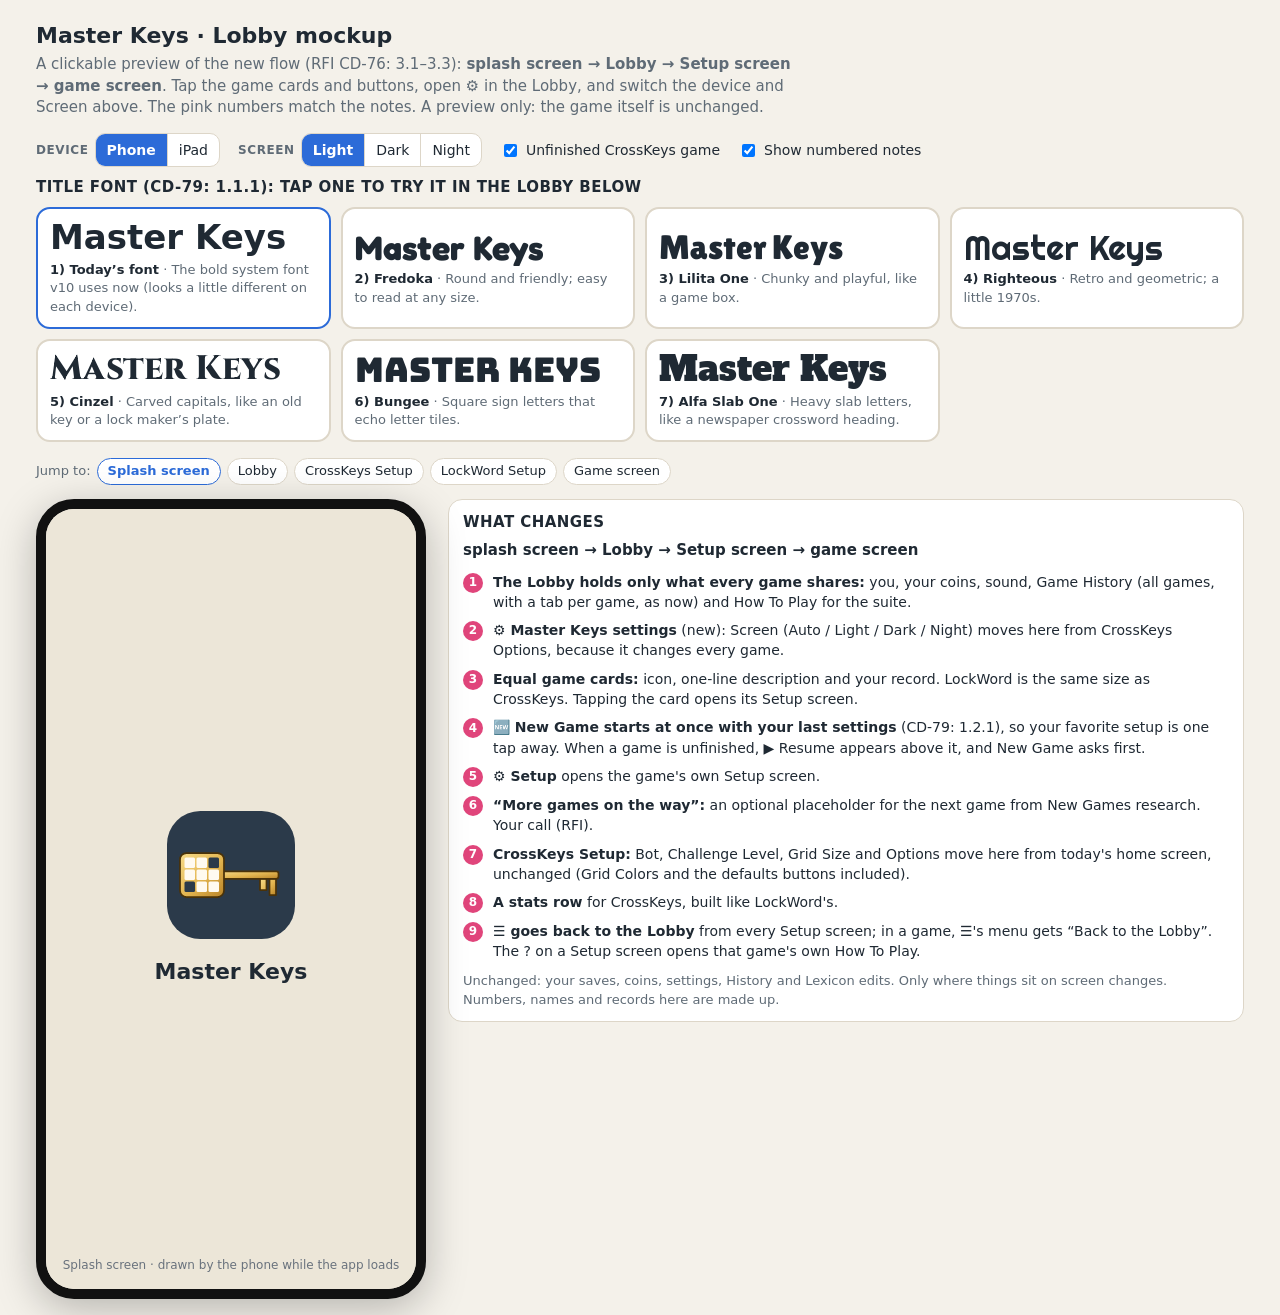
<file: previews/lobby-mockup.html>
<!doctype html>
<html lang="en">
<head>
<meta charset="utf-8">
<meta name="viewport" content="width=device-width, initial-scale=1">
<!-- Master Keys · clickable Lobby mockup for JM (RFI CD-76: 3.1–3.3). A preview only: the game is unchanged. -->
<title>Lobby Mockup · CD-79</title>
<!-- CD-79: 1.1.1: title-font candidates (all free, open-licensed fonts; the one JM picks would be packed into the app so it works offline) -->
<link rel="preconnect" href="https://fonts.googleapis.com"><link rel="preconnect" href="https://fonts.gstatic.com" crossorigin>
<link href="https://fonts.googleapis.com/css2?family=Fredoka:wght@700&family=Lilita+One&family=Righteous&family=Cinzel:wght@800&family=Bungee&family=Alfa+Slab+One&display=swap" rel="stylesheet">
<style>
  .fgal { display: grid; grid-template-columns: repeat(auto-fill, minmax(260px, 1fr)); gap: 10px; margin: 0 0 16px; }
  .fopt { background: var(--pcard); border: 2px solid var(--pline); border-radius: 14px; padding: 10px 12px; cursor: pointer; text-align: left; color: var(--pink); font: inherit; }
  .fopt.on { border-color: var(--pacc); }
  .fopt .fs { display: block; font-size: 34px; line-height: 1.1; white-space: nowrap; overflow: hidden; text-overflow: ellipsis; }
  .fopt .fn { display: block; font-size: 13px; color: var(--pmuted); margin-top: 4px; }
  .fopt .fn b { color: var(--pink); }
  h2.sub { font-size: 15px; letter-spacing: .03em; text-transform: uppercase; margin: 6px 0 8px; }
  /* ---------- the page around the mockup ---------- */
  :root { --pg: #f4f1ea; --pcard: #ffffff; --pink: #1f2933; --pmuted: #5f6b76; --pline: #ddd6c8; --pacc: #2c6bd8; color-scheme: light; }
  @media (prefers-color-scheme: dark) { :root { --pg: #15181c; --pcard: #1f242a; --pink: #e4e4e4; --pmuted: #9aa4ad; --pline: #333b44; --pacc: #6f9ff0; color-scheme: dark; } }
  * { box-sizing: border-box; }
  body { margin: 0; background: var(--pg); color: var(--pink); font: 15px/1.45 system-ui, -apple-system, "Segoe UI", Roboto, sans-serif; }
  main { max-width: 1240px; margin: 0 auto; padding: 16px; }
  h1 { font-size: 22px; margin: 4px 0 2px; }
  .lead { color: var(--pmuted); margin: 0 0 14px; max-width: 760px; }
  .ctrls { display: flex; flex-wrap: wrap; gap: 10px 18px; align-items: center; margin-bottom: 10px; }
  .ctrl { display: flex; align-items: center; gap: 6px; flex-wrap: wrap; }
  .ctrl > span { font-size: 12px; font-weight: 800; letter-spacing: .05em; text-transform: uppercase; color: var(--pmuted); }
  .pseg { display: inline-flex; border: 1px solid var(--pline); border-radius: 10px; overflow: hidden; background: var(--pcard); }
  .pseg button { border: 0; background: none; color: var(--pink); font: inherit; font-size: 14px; padding: 6px 11px; cursor: pointer; }
  .pseg button + button { border-left: 1px solid var(--pline); }
  .pseg button.on { background: var(--pacc); color: #fff; font-weight: 700; }
  .pchk { display: inline-flex; align-items: center; gap: 6px; font-size: 14px; cursor: pointer; }
  .jump { display: flex; flex-wrap: wrap; gap: 6px; align-items: center; margin: 0 0 14px; font-size: 13px; color: var(--pmuted); }
  .jump button { border: 1px solid var(--pline); background: var(--pcard); color: var(--pink); border-radius: 999px; padding: 3px 10px; font: inherit; font-size: 13px; cursor: pointer; }
  .jump button.on { border-color: var(--pacc); color: var(--pacc); font-weight: 700; }
  .stage { display: flex; flex-wrap: wrap; gap: 22px; align-items: flex-start; }
  .stage .device { flex: none; margin: 0; }
  .legend { flex: 1 1 280px; min-width: 0; background: var(--pcard); border: 1px solid var(--pline); border-radius: 14px; padding: 12px 14px; }
  .legend h2 { font-size: 15px; margin: 0 0 6px; letter-spacing: .03em; text-transform: uppercase; }
  .legend ol { margin: 0; padding-left: 0; list-style: none; }
  .legend li { display: grid; grid-template-columns: 24px 1fr; gap: 6px; margin: 0 0 8px; font-size: 14px; }
  .legend li b.n { display: inline-grid; place-items: center; width: 20px; height: 20px; border-radius: 50%; background: #e0457b; color: #fff; font-size: 12px; margin-top: 1px; }
  .legend .flow { font-weight: 700; margin: 0 0 10px; }
  .legend .foot { color: var(--pmuted); font-size: 13px; margin: 10px 0 0; }

  /* ---------- the device frame ---------- */
  .device { margin: 0 auto; border: 10px solid #111; border-radius: 38px; overflow: hidden; background: #111; box-shadow: 0 10px 40px rgba(0, 0, 0, .25); position: relative; }
  .device.phone { width: min(390px, 100%); height: 800px; }
  .device.ipad { width: min(820px, 100%); height: 1000px; border-radius: 28px; border-width: 14px; }

  /* ---------- the app inside it: the same colors as Master Keys v09a ---------- */
  .app {
    --bg: #ece6d8; --surface: #fbf8f1; --ink: #1f2933; --muted: #69727d; --line: #b9b19f; --hl: #fff0b8;
    --btn: #ffffff; --btn-ink: #1f2933; --primary: #2c6bd8; --primary-ink: #ffffff; --coin: #9a6b00;
    --shadow: 0 1px 2px rgba(0, 0, 0, .10), 0 6px 18px rgba(0, 0, 0, .08);
    --emoji: "Apple Color Emoji", "Segoe UI Emoji", "Noto Color Emoji", "Segoe UI Symbol", sans-serif;
    position: absolute; inset: 0; background: var(--bg); color: var(--ink); color-scheme: light;
    font: 16px/1.35 system-ui, -apple-system, "Segoe UI", Roboto, sans-serif; overflow: hidden;
  }
  .app[data-screen="dark"] {
    --bg: #12181f; --surface: #1b232c; --ink: #e8edf2; --muted: #96a1ad; --line: #3a4552; --hl: #3a3420;
    --btn: #26303b; --btn-ink: #e8edf2; --primary: #3f7fe8; --coin: #ffcc33;
    --shadow: 0 1px 2px rgba(0, 0, 0, .4), 0 6px 18px rgba(0, 0, 0, .3); color-scheme: dark;
  }
  .app[data-screen="night"] {
    --bg: #121212; --surface: #1c1c1c; --ink: #a6a6a6; --muted: #6a6a6a; --line: #2e2e2e; --hl: #34321f;
    --btn: #262626; --btn-ink: #bdbdbd; --primary: #3d5878; --primary-ink: #d0d0d0; --coin: #a08530;
    --shadow: 0 1px 2px rgba(0, 0, 0, .5); color-scheme: dark;
  }
  .app[data-screen="night"] img.gi { filter: brightness(.75) saturate(.7); }
  .scr { position: absolute; inset: 0; overflow-y: auto; display: none; flex-direction: column; }
  .scr.on { display: flex; }
  .wrap { width: 100%; max-width: 720px; margin: 0 auto; padding: 14px 14px 22px; display: flex; flex-direction: column; gap: 12px; }
  .lbl { font-size: 12px; font-weight: 800; letter-spacing: .06em; text-transform: uppercase; color: var(--muted); }
  .field { display: flex; flex-direction: column; gap: 4px; }
  select, input[type=text] { font: inherit; font-size: 15px; padding: 8px 10px; border-radius: 10px; border: 1px solid var(--line); background: var(--surface); color: var(--ink); width: 100%; }
  .btn { font: inherit; font-weight: 700; border: 0; border-radius: 12px; padding: 10px 14px; background: var(--btn); color: var(--btn-ink); box-shadow: var(--shadow); cursor: pointer; display: inline-flex; align-items: center; justify-content: center; gap: 6px; }
  .btn.primary { background: var(--primary); color: var(--primary-ink); }
  .btn.big { font-size: 18px; padding: 13px 16px; border-radius: 14px; }
  .icon-btn { width: 38px; height: 38px; border: 0; border-radius: 11px; background: var(--btn); color: var(--btn-ink); box-shadow: var(--shadow); font-size: 18px; font-family: var(--emoji); cursor: pointer; display: inline-grid; place-items: center; padding: 0; }
  img.gi { display: block; border-radius: 24%; }

  /* splash screen: Android draws this from the app's icon, name and background color */
  #s-splash { background: #ece6d8; color: #1f2933; align-items: center; justify-content: center; gap: 18px; cursor: pointer; }
  #s-splash img { width: 128px; height: 128px; border-radius: 26%; animation: sp 1.4s ease-out; }
  #s-splash p { margin: 0; font-size: 22px; font-weight: 800; }
  #s-splash small { position: absolute; bottom: 16px; font-size: 12px; color: #69727d; }
  @keyframes sp { from { transform: scale(.85); opacity: 0; } to { transform: none; opacity: 1; } }

  /* Lobby */
  .brand { display: grid; grid-template-columns: auto minmax(0, 1fr); gap: 12px; align-items: center; margin-top: -6px; }
  .brand img { width: 60px; height: 60px; border-radius: 24%; }
  .brand h1 { margin: 0; font-size: 34px; font-weight: 900; line-height: 1.05; }
  .brand h1 .tt { font-family: var(--tfont, inherit); font-weight: var(--tw, 900); }
  .ipad .brand h1 { font-size: 40px; }
  .vpill { display: inline-block; vertical-align: middle; font-size: 12px; font-weight: 800; padding: 1px 7px; border-radius: 999px; background: var(--primary); color: var(--primary-ink); margin-left: 4px; }
  .tag { margin: 0; font-size: 13px; color: var(--muted); }
  .corner { order: -1; display: flex; gap: 6px; justify-content: flex-end; align-self: flex-end; }
  .me-row { display: grid; grid-template-columns: auto minmax(0, 1fr) auto; gap: 8px; align-items: center; }
  .me-av { width: 44px; height: 44px; border: 0; border-radius: 12px; background: var(--surface); box-shadow: var(--shadow); font-size: 24px; font-family: var(--emoji); }
  .coins { font-weight: 900; color: var(--coin); background: var(--surface); padding: 8px 10px; border-radius: 10px; box-shadow: var(--shadow); white-space: nowrap; }
  .games { display: grid; grid-template-columns: 1fr; gap: 12px; }
  .ipad .games { grid-template-columns: 1fr 1fr; }
  .gcard { background: var(--surface); border-radius: 18px; box-shadow: var(--shadow); padding: 14px; display: flex; flex-direction: column; gap: 10px; cursor: pointer; position: relative; }
  .gcard:hover { outline: 2px solid var(--primary); outline-offset: -2px; }
  .ghead { display: grid; grid-template-columns: auto minmax(0, 1fr); gap: 12px; align-items: center; }
  .ghead img { width: 64px; height: 64px; }
  .gname { font-size: 22px; font-weight: 900; margin: 0; }
  .gpitch { margin: 2px 0 0; font-size: 14px; color: var(--muted); }
  .grec { display: grid; grid-template-columns: repeat(3, 1fr); gap: 6px; }
  .grec div { background: var(--bg); border-radius: 10px; padding: 6px 4px; text-align: center; }
  .grec b { display: block; font-size: 17px; }
  .grec span { font-size: 11px; color: var(--muted); }
  .gres { background: var(--hl); border-radius: 10px; padding: 6px 10px; font-size: 13px; font-weight: 700; }
  .gbtns { display: flex; flex-wrap: wrap; gap: 8px; }
  .gbtns .btn { flex: 1 1 0; min-width: 0; white-space: nowrap; font-size: 16px; padding-left: 6px; padding-right: 6px; }
  .phone .gbtns .ck-res { flex-basis: 100%; }
  .glast { font-size: 12px; color: var(--muted); margin: -4px 0 0; }
  .gcard.soon { border: 2px dashed var(--line); background: transparent; box-shadow: none; cursor: default; align-items: center; justify-content: center; text-align: center; color: var(--muted); min-height: 120px; }
  .gcard.soon:hover { outline: 0; }
  .gcard.soon b { font-size: 26px; font-family: var(--emoji); }

  /* Setup screens (built like LockWord's today) */
  .top { display: grid; grid-template-columns: auto auto minmax(0, 1fr) auto auto; gap: 8px; align-items: center; padding: 10px 12px 2px; }
  .top img { width: 40px; height: 40px; }
  .top h2 { margin: 0; font-size: 24px; font-weight: 900; white-space: nowrap; overflow: hidden; text-overflow: ellipsis; }
  .top h2 { line-height: 1.05; }
  .top h2 small { display: block; font-size: 12px; font-weight: 800; letter-spacing: .06em; text-transform: uppercase; color: var(--muted); }
  .pair { display: grid; grid-template-columns: 1fr 1fr; gap: 10px; }
  .opp { display: flex; gap: 10px; align-items: center; background: var(--surface); border-radius: 12px; box-shadow: var(--shadow); padding: 6px 10px; }
  .opp b { font-size: 28px; font-family: var(--emoji); }
  .opp small { display: block; color: var(--muted); font-size: 12px; }
  .seg { display: grid; grid-template-columns: repeat(3, 1fr); border-radius: 12px; overflow: hidden; box-shadow: var(--shadow); }
  .seg button { font: inherit; font-size: 14px; font-weight: 700; border: 0; padding: 9px 4px; background: var(--btn); color: var(--btn-ink); cursor: pointer; }
  .seg button + button { border-left: 1px solid var(--line); }
  .seg button.on { background: var(--primary); color: var(--primary-ink); }
  .seg small { display: block; font-weight: 500; font-size: 11px; opacity: .8; }
  details.opts { background: var(--surface); border-radius: 12px; box-shadow: var(--shadow); padding: 8px 10px; }
  details.opts summary { list-style: none; cursor: pointer; display: flex; gap: 8px; align-items: baseline; }
  details.opts summary::-webkit-details-marker { display: none; }
  details.opts .cec { transition: transform .2s; display: inline-block; }
  details.opts[open] .cec { transform: rotate(90deg); }
  .osum { font-size: 13px; color: var(--muted); white-space: nowrap; overflow: hidden; text-overflow: ellipsis; }
  .obody { display: grid; grid-template-columns: 1fr 1fr; gap: 10px; margin-top: 10px; }
  .obody .full { grid-column: 1 / -1; }
  .defs { display: flex; gap: 8px; flex-wrap: wrap; }
  .stats { display: grid; grid-template-columns: repeat(5, 1fr); gap: 6px; }
  .stats div { background: var(--surface); border-radius: 10px; box-shadow: var(--shadow); padding: 8px 2px; text-align: center; }
  .stats b { display: block; font-size: 19px; }
  .stats span { font-size: 11px; color: var(--muted); }
  .unfin { display: grid; grid-template-columns: minmax(0, 1fr) auto; gap: 8px; align-items: center; background: var(--hl); border-radius: 12px; padding: 8px 10px; font-size: 14px; font-weight: 700; }
  .desc { font-size: 13px; color: var(--muted); margin: -4px 0 0; }

  /* game screen stand-in */
  .gamebox { flex: 1; margin: 10px 12px 14px; border: 2px dashed var(--line); border-radius: 16px; display: grid; place-items: center; text-align: center; color: var(--muted); padding: 20px; }
  .gamebox b { display: block; font-size: 18px; color: var(--ink); margin-bottom: 6px; }

  /* Master Keys settings sheet */
  .sheet-bg { position: absolute; inset: 0; background: rgba(0, 0, 0, .45); display: none; align-items: flex-end; justify-content: center; z-index: 5; }
  .sheet-bg.on { display: flex; }
  .sheet { width: 100%; max-width: 520px; background: var(--bg); border-radius: 18px 18px 0 0; padding: 14px 14px 20px; display: flex; flex-direction: column; gap: 12px; }
  .sheet h3 { margin: 0; font-size: 19px; display: flex; justify-content: space-between; align-items: center; }
  .sheet p { margin: 0; font-size: 13px; color: var(--muted); }

  /* numbered notes (pink pins) */
  .pin { position: absolute; z-index: 4; width: 20px; height: 20px; border-radius: 50%; background: #e0457b; color: #fff; font: 800 12px/20px system-ui, sans-serif; text-align: center; box-shadow: 0 0 0 2px #fff; pointer-events: none; }
  .nopins .pin { display: none; }
  .has-pin { position: relative; }
</style>
</head>
<body>
<main>
  <h1>Master Keys · Lobby mockup</h1>
  <p class="lead">A clickable preview of the new flow (RFI CD-76: 3.1–3.3): <b>splash screen → Lobby → Setup screen → game screen</b>. Tap the game cards and buttons, open ⚙ in the Lobby, and switch the device and Screen above. The pink numbers match the notes. A preview only: the game itself is unchanged.</p>

  <div class="ctrls">
    <div class="ctrl"><span>Device</span><div class="pseg" id="cDev"><button data-v="phone" class="on">Phone</button><button data-v="ipad">iPad</button></div></div>
    <div class="ctrl"><span>Screen</span><div class="pseg" id="cScr"><button data-v="light" class="on">Light</button><button data-v="dark">Dark</button><button data-v="night">Night</button></div></div>
    <label class="pchk"><input type="checkbox" id="cUnf" checked> Unfinished CrossKeys game</label>
    <label class="pchk"><input type="checkbox" id="cPins" checked> Show numbered notes</label>
  </div>
  <h2 class="sub">Title font (CD-79: 1.1.1): tap one to try it in the Lobby below</h2>
  <div class="fgal" id="fgal"></div>
  <div class="jump" id="jump">Jump to:
    <button data-s="splash">Splash screen</button><button data-s="lobby">Lobby</button><button data-s="ck">CrossKeys Setup</button><button data-s="lw">LockWord Setup</button><button data-s="game">Game screen</button>
  </div>

  <div class="stage">
    <div class="device phone" id="dev">
      <div class="app" id="app" data-screen="light">

        <!-- 1 · Splash screen -->
        <section class="scr" id="s-splash" title="Tap to skip">
          <img src="../icons/icon.svg" alt="">
          <p>Master Keys</p>
          <small>Splash screen · drawn by the phone while the app loads</small>
        </section>

        <!-- 2 · Lobby -->
        <section class="scr" id="s-lobby">
          <div class="wrap">
            <header class="brand">
              <img src="../icons/icon.svg" alt="">
              <div>
                <h1><span class="tt">Master Keys</span> <span class="vpill">v10</span></h1>
                <p class="tag">Word games. Play anywhere, even offline.</p>
              </div>
            </header>
            <div class="corner has-pin" data-pin="1">
                <button class="icon-btn" title="Sound">🔈</button>
                <button class="icon-btn" title="Game History (all games)">📜</button>
                <button class="icon-btn has-pin" data-pin="2" id="mkSetBtn" title="Master Keys settings">⚙</button>
                <button class="icon-btn" title="How To Play (the suite)">?</button>
            </div>

            <div class="field">
              <span class="lbl">You</span>
              <div class="me-row">
                <button class="me-av">🙂</button>
                <input type="text" value="JM" aria-label="Your name">
                <span class="coins">🪙 245</span>
              </div>
            </div>

            <span class="lbl">Games</span>
            <div class="games">
              <div class="gcard has-pin" data-pin="3" data-go="ck">
                <div class="ghead">
                  <img class="gi" src="../icons/crosskeys.svg" alt="">
                  <div><p class="gname">CrossKeys</p><p class="gpitch">Head-to-head crossword tiles. Finish the words, beat the Bot.</p></div>
                </div>
                <div class="grec"><div><b>42</b><span>Played</span></div><div><b>64%</b><span>Won</span></div><div><b>212</b><span>Top score</span></div></div>
                <div class="gres ck-unf">Unfinished game · Turn 6 · You 42 – Fox 38</div>
                <div class="gbtns has-pin" data-pin="4">
                  <button class="btn primary big ck-res" data-go="game" data-game="CrossKeys">▶ Resume</button>
                  <button class="btn big ck-new" data-go="game" data-game="CrossKeys">🆕 New Game</button>
                  <button class="btn big has-pin" data-pin="5" data-go="ck">⚙ Setup</button>
                </div>
                <p class="glast ck-last"></p>
              </div>

              <div class="gcard" data-go="lw">
                <div class="ghead">
                  <img class="gi" src="../icons/lockword.svg" alt="">
                  <div><p class="gname">LockWord</p><p class="gpitch">Crack the hidden word in a few guesses.</p></div>
                </div>
                <div class="grec"><div><b>30</b><span>Played</span></div><div><b>80%</b><span>Solved</span></div><div><b>5</b><span>Streak</span></div></div>
                <div class="gbtns">
                  <button class="btn primary big" data-go="game" data-game="LockWord">🆕 New Game</button>
                  <button class="btn big" data-go="lw">⚙ Setup</button>
                </div>
                <p class="glast">🆕 New Game uses your last settings: Level 3 · 5 letters · 6 guesses</p>
              </div>

              <div class="gcard soon has-pin" data-pin="6"><b>🗝️</b>More games on the way</div>
            </div>
          </div>
        </section>

        <!-- 3 · CrossKeys Setup -->
        <section class="scr" id="s-ck">
          <header class="top">
            <button class="icon-btn has-pin" data-pin="9" data-go="lobby" title="Back to the Lobby">☰</button>
            <img class="gi" src="../icons/crosskeys.svg" alt="">
            <h2>CrossKeys <small>Setup</small></h2>
            <button class="icon-btn" title="Sound">🔈</button>
            <button class="icon-btn" title="How To Play CrossKeys">?</button>
          </header>
          <div class="wrap">
            <div class="unfin ck-unf"><span>Unfinished game · Turn 6 · You 42 – Fox 38</span><button class="btn primary" data-go="game" data-game="CrossKeys">▶ Resume</button></div>
            <div class="pair has-pin" data-pin="7">
              <div class="field"><span class="lbl">Bot</span><div class="opp"><b>🦊</b><div>Fox<small>Record: 27 won · 15 lost</small></div></div></div>
              <label class="field"><span class="lbl">Challenge Level</span><select><option>1 · Gentle</option><option>2</option><option>3</option><option selected>4</option><option>5</option><option>10 · Ruthless</option></select></label>
            </div>
            <div class="field"><span class="lbl">Grid Size</span>
              <div class="seg" id="sizeSeg"><button>Small<small>5 × 6</small></button><button class="on">Medium<small>6 × 7</small></button><button>Large<small>7 × 11</small></button></div>
            </div>
            <details class="opts">
              <summary><span class="cec">▸</span><span class="lbl">Options</span><span class="osum">6 letters · Fixed bonus · Some pics · Classic · Untimed</span></summary>
              <div class="obody">
                <label class="field"><span class="lbl">Letters in Hand</span><select><option selected>6 letters</option></select></label>
                <label class="field"><span class="lbl">Bonus Squares</span><select><option>Fixed</option></select></label>
                <label class="field"><span class="lbl">Clue Pics</span><select><option>Some</option></select></label>
                <label class="field"><span class="lbl">Scoring</span><select><option>Classic</option></select></label>
                <label class="field"><span class="lbl">Timer</span><select><option>Untimed</option></select></label>
                <label class="field"><span class="lbl">Grid Colors</span><select><option>Slots</option></select></label>
                <div class="defs full"><button class="btn">⭐ Save as my defaults</button><button class="btn">↺ Defaults</button></div>
              </div>
            </details>
            <button class="btn primary big" data-go="game" data-game="CrossKeys"><span class="ck-start">▶ New game</span></button>
            <div class="stats has-pin" data-pin="8"><div><b>42</b><span>Played</span></div><div><b>64%</b><span>Won</span></div><div><b>3</b><span>Streak</span></div><div><b>7</b><span>Best streak</span></div><div><b>212</b><span>Top score</span></div></div>
          </div>
        </section>

        <!-- 4 · LockWord Setup (as today, with ☰ back to the Lobby) -->
        <section class="scr" id="s-lw">
          <header class="top">
            <button class="icon-btn" data-go="lobby" title="Back to the Lobby">☰</button>
            <img class="gi" src="../icons/lockword.svg" alt="">
            <h2>LockWord <small>Setup</small></h2>
            <button class="icon-btn" title="Sound">🔈</button>
            <button class="icon-btn" title="How To Play LockWord">?</button>
          </header>
          <div class="wrap">
            <div class="pair">
              <label class="field"><span class="lbl">Challenge Level</span><select><option>3</option></select></label>
              <label class="field"><span class="lbl">Letters</span><select><option>5 letters</option></select></label>
              <label class="field"><span class="lbl">Guesses</span><select><option>6 guesses</option></select></label>
              <label class="field"><span class="lbl">Timer</span><select><option>Untimed</option></select></label>
            </div>
            <label class="field"><span class="lbl">Scoring</span><select><option>Classic</option></select></label>
            <p class="desc">Classic: fewer guesses, more points.</p>
            <button class="btn primary big" data-go="game" data-game="LockWord">🔓 Pick the Lock</button>
            <div class="stats"><div><b>30</b><span>Played</span></div><div><b>80%</b><span>Solved</span></div><div><b>5</b><span>Streak</span></div><div><b>9</b><span>Best streak</span></div><div><b>58</b><span>Top score</span></div></div>
          </div>
        </section>

        <!-- 5 · Game screen (unchanged; only ☰ changes) -->
        <section class="scr" id="s-game">
          <header class="top">
            <button class="icon-btn" data-go="lobby" title="Menu">☰</button>
            <img class="gi" id="gIco" src="../icons/crosskeys.svg" alt="">
            <h2 id="gName">CrossKeys</h2>
            <button class="icon-btn" title="Sound">🔈</button>
            <button class="icon-btn" title="Settings">⚙</button>
          </header>
          <div class="gamebox"><div><b>The <span id="gName2">CrossKeys</span> game screen</b>Unchanged. Only ☰ is new: it opens the menu, whose top item is now “Back to the Lobby”.</div></div>
        </section>

        <!-- Master Keys settings (⚙ in the Lobby) -->
        <div class="sheet-bg" id="mkSheet">
          <div class="sheet">
            <h3>Master Keys settings <button class="icon-btn" id="mkClose" title="Close">✕</button></h3>
            <label class="field"><span class="lbl">Screen</span>
              <select id="mkScreen"><option value="auto">Auto (follows your device)</option><option value="light">Light</option><option value="dark">Dark</option><option value="night">Night (dimmest)</option></select>
            </label>
            <p>Moved here from CrossKeys Options: it changes every game, so it belongs to the suite. (Sound, your name and picture are in the Lobby itself.)</p>
          </div>
        </div>

      </div>
    </div>

    <aside class="legend">
      <h2>What changes</h2>
      <p class="flow">splash screen → Lobby → Setup screen → game screen</p>
      <ol>
        <li><b class="n">1</b><span><b>The Lobby holds only what every game shares:</b> you, your coins, sound, Game History (all games, with a tab per game, as now) and How To Play for the suite.</span></li>
        <li><b class="n">2</b><span><b>⚙ Master Keys settings</b> (new): Screen (Auto / Light / Dark / Night) moves here from CrossKeys Options, because it changes every game.</span></li>
        <li><b class="n">3</b><span><b>Equal game cards:</b> icon, one-line description and your record. LockWord is the same size as CrossKeys. Tapping the card opens its Setup screen.</span></li>
        <li><b class="n">4</b><span><b>🆕 New Game starts at once with your last settings</b> (CD-79: 1.2.1), so your favorite setup is one tap away. When a game is unfinished, ▶ Resume appears above it, and New Game asks first.</span></li>
        <li><b class="n">5</b><span><b>⚙ Setup</b> opens the game's own Setup screen.</span></li>
        <li><b class="n">6</b><span><b>“More games on the way”:</b> an optional placeholder for the next game from New Games research. Your call (RFI).</span></li>
        <li><b class="n">7</b><span><b>CrossKeys Setup:</b> Bot, Challenge Level, Grid Size and Options move here from today's home screen, unchanged (Grid Colors and the defaults buttons included).</span></li>
        <li><b class="n">8</b><span><b>A stats row</b> for CrossKeys, built like LockWord's.</span></li>
        <li><b class="n">9</b><span><b>☰ goes back to the Lobby</b> from every Setup screen; in a game, ☰'s menu gets “Back to the Lobby”. The ? on a Setup screen opens that game's own How To Play.</span></li>
      </ol>
      <p class="foot">Unchanged: your saves, coins, settings, History and Lexicon edits. Only where things sit on screen changes. Numbers, names and records here are made up.</p>
    </aside>
  </div>
</main>

<script>
(() => {
  const $ = s => document.querySelector(s), $$ = s => [...document.querySelectorAll(s)];
  const app = $('#app'), dev = $('#dev');
  let cur = 'splash', splashT = 0;

  function show(s) {
    cur = s; clearTimeout(splashT);
    $$('.scr').forEach(x => x.classList.toggle('on', x.id === 's-' + s));
    $$('#jump button').forEach(b => b.classList.toggle('on', b.dataset.s === s));
    $('#mkSheet').classList.remove('on');
    if (s === 'splash') splashT = setTimeout(() => show('lobby'), 1800);
    requestAnimationFrame(placePins);
  }
  function setGame(name) {
    $('#gName').textContent = $('#gName2').textContent = name;
    $('#gIco').src = name === 'LockWord' ? '../icons/lockword.svg' : '../icons/crosskeys.svg';
  }
  app.addEventListener('click', e => {
    const t = e.target.closest('[data-go]');
    if (!t || !app.contains(t)) return;
    e.stopPropagation();
    if (t.dataset.game) setGame(t.dataset.game);
    show(t.dataset.go);
  });
  $('#s-splash').addEventListener('click', () => show('lobby'));
  $$('#jump button').forEach(b => b.addEventListener('click', () => { if (b.dataset.s === 'game') setGame('CrossKeys'); show(b.dataset.s); }));

  // Grid Size buttons
  $$('#sizeSeg button').forEach(b => b.addEventListener('click', () => $$('#sizeSeg button').forEach(x => x.classList.toggle('on', x === b))));

  // device + screen controls
  function seg(id, fn) { $$(id + ' button').forEach(b => b.addEventListener('click', () => { $$(id + ' button').forEach(x => x.classList.toggle('on', x === b)); fn(b.dataset.v); })); }
  seg('#cDev', v => { dev.className = 'device ' + v; requestAnimationFrame(placePins); });
  function setScreen(v) {
    const eff = v === 'auto' ? (matchMedia('(prefers-color-scheme: dark)').matches ? 'dark' : 'light') : v;
    app.dataset.screen = eff;
    $('#mkScreen').value = v;
    $$('#cScr button').forEach(x => x.classList.toggle('on', x.dataset.v === eff));
  }
  seg('#cScr', setScreen);
  $('#mkScreen').addEventListener('change', e => setScreen(e.target.value));
  $('#mkSetBtn').addEventListener('click', () => $('#mkSheet').classList.add('on'));
  $('#mkClose').addEventListener('click', () => $('#mkSheet').classList.remove('on'));
  $('#mkSheet').addEventListener('click', e => { if (e.target.id === 'mkSheet') e.currentTarget.classList.remove('on'); });

  // unfinished CrossKeys game on / off
  function setUnf(on) {
    $$('.ck-unf').forEach(x => x.style.display = on ? '' : 'none');
    $('.ck-res').style.display = on ? '' : 'none';
    $('.ck-new').classList.toggle('primary', !on);
    $('.ck-start').textContent = on ? '▶ New game' : '▶ Start CrossKeys';
    $('.ck-last').textContent = '🆕 New Game uses your last settings: Fox [4] · Medium grid';
    requestAnimationFrame(placePins);
  }
  $('#cUnf').addEventListener('change', e => setUnf(e.target.checked));
  $('#cPins').addEventListener('change', e => app.classList.toggle('nopins', !e.target.checked));

  // pink number pins at the top-left corner of each noted element
  function placePins() {
    $$('.pin').forEach(p => p.remove());
    const box = app.getBoundingClientRect();
    $$('.scr.on [data-pin]').forEach(el => {
      const r = el.getBoundingClientRect();
      if (!r.width) return;
      const p = document.createElement('span');
      p.className = 'pin'; p.textContent = el.dataset.pin;
      p.style.left = Math.max(2, r.left - box.left - 8) + 'px';
      p.style.top = Math.max(2, r.top - box.top - 8) + 'px';
      app.appendChild(p);
    });
  }
  $$('.scr').forEach(s => s.addEventListener('scroll', () => placePins(), { passive: true }));
  addEventListener('resize', placePins);
  $('details.opts').addEventListener('toggle', placePins);

  // title fonts (CD-79: 1.1.1)
  const FONTS = [
    ['1', 'Today’s font', 'system-ui, -apple-system, "Segoe UI", Roboto, sans-serif', 900, 'The bold system font v10 uses now (looks a little different on each device).'],
    ['2', 'Fredoka', '"Fredoka", sans-serif', 700, 'Round and friendly; easy to read at any size.'],
    ['3', 'Lilita One', '"Lilita One", sans-serif', 400, 'Chunky and playful, like a game box.'],
    ['4', 'Righteous', '"Righteous", sans-serif', 400, 'Retro and geometric; a little 1970s.'],
    ['5', 'Cinzel', '"Cinzel", serif', 800, 'Carved capitals, like an old key or a lock maker’s plate.'],
    ['6', 'Bungee', '"Bungee", sans-serif', 400, 'Square sign letters that echo letter tiles.'],
    ['7', 'Alfa Slab One', '"Alfa Slab One", serif', 400, 'Heavy slab letters, like a newspaper crossword heading.']
  ];
  function setFont(i) {
    const f = FONTS[i];
    app.style.setProperty('--tfont', f[2]); app.style.setProperty('--tw', f[3]);
    $$('.fopt').forEach((b, j) => b.classList.toggle('on', j === i));
    if (cur === 'splash') show('lobby');
  }
  $('#fgal').innerHTML = FONTS.map((f, i) => `<button class="fopt" type="button" data-i="${i}"><span class="fs" style="font-family:${f[2].replace(/"/g, '&quot;')};font-weight:${f[3]}">Master Keys</span><span class="fn"><b>${f[0]}) ${f[1]}</b> · ${f[4]}</span></button>`).join('');
  $$('.fopt').forEach(b => b.addEventListener('click', () => setFont(+b.dataset.i)));
  $$('.fopt')[0].classList.add('on');

  setUnf(true);
  show('splash');
})();
</script>
</body>
</html>
</file>
<file: style.css>
/* CrossKeys — styles (v08b) */
:root {
  --bg: #ece6d8;
  --surface: #fbf8f1;
  --ink: #1f2933;
  --muted: #69727d;
  --line: #b9b19f;
  --clue: #d3dbe4;
  --clue-ink: #22364a;
  --clue-dim: #bfc9d4;
  --cellbg: #fffdf8;
  --letter: #1f2933;
  --you: #2c6bd8;
  --you-bg: #d9e6fb;
  --opp: #d55d36;
  --opp-bg: #fadfd3;
  --pre-bg: #ecefe9;
  --x2: #b98a06;
  --x2-bg: #fbefc4;
  --p5: #23824f;
  --p5-bg: #d7efe1;
  --hl: #fff0b8;
  --sel: #f5c518;
  --bad: #cf3f3f;
  --tile-top: #fcebc0;
  --tile-bot: #efd18c;
  --tile-edge: #c39d4f;
  --tile-ink: #3b2a0b;
  --btn: #ffffff;
  --btn-ink: #1f2933;
  --primary: #2c6bd8;
  --primary-ink: #ffffff;
  --shadow: 0 1px 2px rgba(0, 0, 0, .10), 0 6px 18px rgba(0, 0, 0, .08);
  --cell: 40px;
  --emoji: "Apple Color Emoji", "Segoe UI Emoji", "Noto Color Emoji", "Segoe UI Symbol", sans-serif;
  color-scheme: light;
}
@media (prefers-color-scheme: dark) {
  :root {
    --bg: #12181f;
    --surface: #1b232c;
    --ink: #e8edf2;
    --muted: #96a1ad;
    --line: #3a4552;
    --clue: #2a3542;
    --clue-ink: #d3dde8;
    --clue-dim: #222b36;
    --cellbg: #f4f0e6;
    --letter: #1f2933;
    --you-bg: #c9dbf8;
    --opp-bg: #f6d1c2;
    --pre-bg: #dcdfd8;
    --hl: #ffe89a;
    --btn: #26303b;
    --btn-ink: #e8edf2;
    --primary: #3f7fe8;
    --shadow: 0 1px 2px rgba(0, 0, 0, .4), 0 6px 18px rgba(0, 0, 0, .3);
    color-scheme: dark;
  }
}

* { box-sizing: border-box; }
[hidden] { display: none !important; }
html, body { margin: 0; height: 100%; }
body {
  background: var(--bg);
  color: var(--ink);
  font-family: system-ui, -apple-system, "Segoe UI", Roboto, "Helvetica Neue", Arial, sans-serif;
  overflow: hidden;
  -webkit-user-select: none;
  user-select: none;
  -webkit-tap-highlight-color: transparent;
  touch-action: manipulation;
  overscroll-behavior: none;
}
button { font: inherit; color: inherit; }

.screen {
  position: fixed; inset: 0;
  display: flex; flex-direction: column;
  padding: env(safe-area-inset-top) env(safe-area-inset-right) env(safe-area-inset-bottom) env(safe-area-inset-left);
}

/* ---------- Buttons ---------- */
.btn {
  border: 0; border-radius: 12px; padding: 10px 14px;
  background: var(--btn); color: var(--btn-ink);
  box-shadow: var(--shadow); cursor: pointer; font-weight: 600;
  transition: transform .08s ease, opacity .15s ease;
}
.btn:active { transform: scale(.97); }
.btn:disabled { opacity: .4; cursor: default; transform: none; }
.btn.primary { background: var(--primary); color: var(--primary-ink); }
.btn.big { width: 100%; padding: 14px; font-size: 17px; }
.btn.link { background: none; box-shadow: none; color: var(--primary); text-decoration: underline; }
.icon-btn {
  width: 38px; height: 38px; border-radius: 10px; border: 0;
  background: var(--btn); box-shadow: var(--shadow); font-size: 18px; font-weight: 700; cursor: pointer;
}

/* ---------- Home ---------- */
#home { overflow-y: auto; }
.home-wrap { width: 100%; max-width: 440px; margin: 0 auto; padding: 18px 16px 28px; display: flex; flex-direction: column; gap: 14px; }
.brand { display: flex; align-items: center; gap: 14px; }
.brand .logo { width: 64px; height: 64px; border-radius: 16px; box-shadow: var(--shadow); }
.brand h1 { margin: 0; font-size: 30px; letter-spacing: -.02em; }
.brand .tag { margin: 2px 0 0; color: var(--muted); font-size: 14px; }
.card { background: var(--surface); border-radius: 16px; box-shadow: var(--shadow); padding: 14px; }
.opp-card { display: flex; gap: 14px; align-items: center; }
.opp-face { font-family: var(--emoji); font-size: 46px; width: 64px; height: 64px; display: grid; place-items: center; background: var(--bg); border-radius: 50%; flex: none; }
.opp-name { font-weight: 800; font-size: 18px; }
.opp-blurb { color: var(--muted); font-size: 14px; margin-top: 2px; }
.opp-rec { font-size: 12px; color: var(--muted); margin-top: 6px; }
.field { display: flex; flex-direction: column; gap: 6px; }
.field .lbl { font-weight: 700; font-size: 14px; }
.hint-row { display: flex; justify-content: space-between; color: var(--muted); font-size: 12px; }
input[type=range] { width: 100%; accent-color: var(--primary); height: 28px; }
select {
  font: inherit; padding: 11px 12px; border-radius: 12px; border: 1px solid var(--line);
  background: var(--surface); color: var(--ink);
}
.seg { display: grid; grid-auto-flow: column; grid-auto-columns: 1fr; gap: 6px; }
.seg button {
  border: 1px solid var(--line); background: var(--surface); border-radius: 12px; padding: 10px 4px;
  font-weight: 700; cursor: pointer; display: flex; flex-direction: column; align-items: center; gap: 2px;
}
.seg button small { font-weight: 500; color: var(--muted); font-size: 11px; }
.seg button.on { background: var(--primary); color: var(--primary-ink); border-color: var(--primary); }
.seg button.on small { color: inherit; opacity: .85; }
.ver { text-align: center; color: var(--muted); font-size: 12px; }

.brand h1 .vpill {
  display: inline-block; vertical-align: middle; margin-left: 4px; padding: 3px 10px; border-radius: 999px;
  background: var(--primary); color: #fff; font-size: 13px; font-weight: 800; letter-spacing: .03em;
}
.opt-desc { font-size: 12px; color: var(--muted); line-height: 1.35; margin-top: -6px; }

/* Compact menu (JM, CD-6: 9.3): options side by side, buttons on one line */
.home-wrap { gap: 12px; padding-top: 14px; }
.pair { display: grid; grid-template-columns: 1fr 1fr; gap: 10px; align-items: end; }
.pair.three { grid-template-columns: 1fr 1fr 1fr; }
.pair.opp-row { grid-template-columns: minmax(0, 1fr) auto; }
.pair .field { min-width: 0; }
.pair select { width: 100%; min-width: 0; padding: 10px 8px; }
.field.chal select { font-weight: 800; }
.opp-card { padding: 8px 12px; gap: 10px; }
.opp-card .opp-face { width: 44px; height: 44px; font-size: 30px; }
.opp-card .opp-name { font-size: 16px; line-height: 1.2; }
.opp-card .opp-rec { font-size: 14px; font-weight: 700; color: var(--ink); margin-top: 2px; }
.seg.one button { flex-direction: row; justify-content: center; gap: 4px; padding: 10px 4px; white-space: nowrap; }
.seg.one button small { font-size: 12px; }
@media (max-width: 380px) { .pair.three { grid-template-columns: 1fr 1fr; } .seg.one button small { display: none; } }

/* ---------- Game: top bar ----------
   Phones: [menu][you] ... [opponent][help], with the clue bar on its own row underneath.
   Wide screens: the clue bar sits between the two scores (JM, CD-4: 1.1.1.2). */
.topbar {
  display: grid; align-items: center; gap: 6px 8px; padding: 8px 10px 6px;
  grid-template-columns: auto auto minmax(0, 1fr) auto auto;
  grid-template-areas: "menu you . opp help" "clue clue clue clue clue";
}
#menuBtn { grid-area: menu; }
#plYou { grid-area: you; }
#plOpp { grid-area: opp; }
#helpBtn { grid-area: help; }
.topbar .cluebar { grid-area: clue; }
.pl { display: flex; align-items: center; gap: 6px; padding: 4px 8px; border-radius: 12px; min-width: 0; transition: background .2s, box-shadow .2s; }
.pl.you { justify-self: start; }
.pl.opp { justify-content: flex-end; justify-self: end; }
.pl .av { font-family: var(--emoji); font-size: 26px; line-height: 1; }
.pl-txt { min-width: 0; }
.pl-txt.r { text-align: right; }
.pl .nm { font-size: 11px; color: var(--muted); white-space: nowrap; overflow: hidden; text-overflow: ellipsis; max-width: 96px; }
/* Scores: twice the v01 size, white box, fine black outline on the numerals (JM, CD-2 add'l 2.2–2.3) */
.pl .sc {
  display: inline-block; margin-top: 2px; padding: 0 8px; border-radius: 8px;
  background: #ffffff; box-shadow: inset 0 0 0 1px rgba(0, 0, 0, .18);
  font-size: clamp(32px, 8.6vw, 44px); font-weight: 900; line-height: 1.08; font-variant-numeric: tabular-nums;
  -webkit-text-stroke: 1px #000; paint-order: stroke fill;
}
.pl.you .sc { color: var(--you); }
.pl.opp .sc { color: var(--opp); }
.pl.active { background: var(--surface); box-shadow: var(--shadow); }
/* Timer lives on the Pause button (JM, CD-5: 1.2) */
.timer { font-variant-numeric: tabular-nums; }
#pauseBtn.low .timer { color: var(--bad); animation: pulse 1s infinite; }
#pauseBtn.on { background: #f5c518; color: #1f2933; }

/* Round · Bag · mode: right end of the Scoresheet bar on phones, top of the opponent's column on wide screens */
.gameinfo { font-size: 12px; font-weight: 700; color: var(--muted); font-variant-numeric: tabular-nums; }
.gameinfo.bar { margin-left: auto; align-self: center; white-space: nowrap; overflow: hidden; text-overflow: ellipsis; min-width: 0; }
.gameinfo.side { display: block; padding: 7px 10px; border-radius: 12px; background: var(--surface); box-shadow: var(--shadow); line-height: 1.45; }
.gameinfo.side b { color: var(--ink); }

/* ---------- Scoresheet bar (narrow screens) ---------- */
.sheetbar { position: relative; padding: 0 10px 4px; display: flex; align-items: center; gap: 8px; z-index: 30; }
.sheet-toggle { border: 0; background: none; color: var(--muted); font-weight: 700; font-size: 13px; padding: 2px 4px; cursor: pointer; }
.sheet-toggle .cec { display: inline-block; width: 1em; }
.sheetpanel {
  position: absolute; top: 100%; left: 10px; right: 10px; max-height: 58vh; overflow-y: auto;
  display: flex; gap: 6px; padding: 6px; border-radius: 12px;
  background: var(--surface); box-shadow: 0 12px 34px rgba(0, 0, 0, .28);
}
.sheetpanel > .sheetbox { flex: 1; min-width: 0; }

/* ---------- Pass warning (3 PASSES Rule) ---------- */
.passwarn { margin: 0 10px 6px; padding: 8px 12px; border-radius: 10px; font-weight: 800; font-size: 13px; line-height: 1.3; }
.passwarn.yellow { background: #ffd60a; color: #000; border: 2px solid #000; }
.passwarn.red { background: #c8102e; color: #fff; border: 2px solid #5c0010; }
.passwarn .pw-h { display: block; font-size: 15px; font-weight: 900; letter-spacing: .02em; margin-bottom: 2px; }

/* ---------- Clue bar (twice the v01 size; one line per clue) ---------- */
.cluebar {
  margin: 0; padding: 6px 10px; border-radius: 12px; min-width: 0;
  background: var(--clue); color: var(--clue-ink);
  display: flex; flex-direction: column; justify-content: center; gap: 4px; text-align: center;
  min-height: clamp(84px, 18vw, 112px);
}
.cb-line {
  display: flex; flex-wrap: wrap; justify-content: center; align-items: center; gap: 0 14px;
  padding: 2px 8px; border-radius: 9px; opacity: .7; cursor: pointer;
}
.cb-line.on { opacity: 1; background: rgba(245, 197, 24, .38); }
.cb-dir { font-size: clamp(16px, 4vw, 28px); font-weight: 900; opacity: .8; }
.cb-word { font-weight: 800; font-size: clamp(17px, 4.4vw, 32px); line-height: 1.12; }
.cb-pic { font-family: var(--emoji); font-size: clamp(32px, 8vw, 60px); line-height: 1.05; }
.cb-tag { font-size: 12px; font-weight: 800; text-transform: uppercase; letter-spacing: .05em; padding: 2px 7px; border-radius: 999px; background: rgba(255, 122, 0, .2); color: inherit; white-space: nowrap; }
.pic { white-space: nowrap; }
.cb-stat { display: inline-flex; align-items: baseline; gap: 12px; white-space: nowrap; }
.cb-pat { font-family: ui-monospace, "Cascadia Mono", Consolas, monospace; font-weight: 800; font-size: clamp(16px, 4vw, 30px); }
.cb-pat i { font-style: normal; display: inline-block; min-width: .8em; margin: 0 .16em; text-align: center; }
.cb-pat i.bl { opacity: .5; }
.cb-pat i.rv { opacity: .6; }
.cb-n, .cb-pts { font-weight: 800; font-size: clamp(13px, 3.2vw, 20px); opacity: .85; }
.cb-status { font-weight: 600; font-size: clamp(14px, 3.4vw, 18px); line-height: 1.3; padding: 0 6px; }

/* ---------- Middle row: [your scoresheet] [grid] [opponent's scoresheet] ---------- */
.mainrow { flex: 1; min-height: 0; display: flex; }
.side { display: none; }
@media (min-width: 900px) and (min-height: 480px) {
  .side { display: flex; flex-direction: column; gap: 8px; width: clamp(210px, 20vw, 270px); padding: 8px 0 8px 10px; min-height: 0; }
  .side.opp { padding: 8px 10px 8px 0; }
  .sheetbar, .passwarn.bar { display: none !important; }
  .side .passwarn { margin: 0; }

  /* Clue bar between the two scores, at about 70% of its phone size */
  .topbar { grid-template-areas: "menu you clue opp help"; padding: 6px 10px 4px; }
  .topbar .cluebar { min-height: 0; padding: 4px 8px; gap: 2px; align-self: stretch; }
  .topbar .cb-line { padding: 1px 8px; gap: 0 12px; flex-wrap: nowrap; }
  .topbar .cb-dir { font-size: 20px; }
  .topbar .cb-word { font-size: clamp(16px, 1.7vw, 23px); white-space: nowrap; overflow: hidden; text-overflow: ellipsis; min-width: 0; }
  .topbar .cb-pic { font-size: clamp(28px, 2.8vw, 40px); }
  .topbar .cb-pat { font-size: clamp(16px, 1.6vw, 21px); }
  .topbar .cb-n, .topbar .cb-pts { font-size: 14px; }
  .topbar .cb-status { font-size: 14px; }

  /* Hand and buttons share one row */
  .dock { display: flex; align-items: center; justify-content: center; gap: 14px; padding: 6px 10px 10px; }
  .dock .rackbar { flex: 1 1 0; max-width: 520px; padding: 0; }
  .dock .actions { flex: 0 1 470px; margin: 0; padding: 0; }
}
.sheetwrap { flex: 1; min-height: 0; overflow-y: auto; background: var(--surface); border-radius: 12px; box-shadow: var(--shadow); }

/* Scoresheet table */
.ss-head {
  position: sticky; top: 0; z-index: 1; display: flex; align-items: center; gap: 6px;
  padding: 7px 8px; background: var(--surface); border-bottom: 1px solid var(--line); font-weight: 800; font-size: 13px;
}
.ss-head .av { font-family: var(--emoji); font-size: 18px; line-height: 1; }
.ss-head .nm { flex: 1; min-width: 0; white-space: nowrap; overflow: hidden; text-overflow: ellipsis; }
.ss-head .tt { font-variant-numeric: tabular-nums; }
.ss { width: 100%; border-collapse: collapse; font-size: 12px; font-variant-numeric: tabular-nums; }
.ss th { font-size: 10px; color: var(--muted); font-weight: 700; padding: 4px 3px; text-align: right; }
.ss td { padding: 3px 3px; text-align: right; border-bottom: 1px solid rgba(128, 128, 128, .18); }
.ss th:first-child, .ss td:first-child { text-align: left; padding-left: 8px; color: var(--muted); }
.ss td.t, .ss th:last-child { padding-right: 8px; }
.ss td.t { font-weight: 800; }
.ss td.k { text-align: center; color: var(--muted); font-style: italic; }
.ss tr.win td { background: #4be36a; color: #04260d; }
.ss tr.end td { font-weight: 700; color: var(--bad); }
.ss-empty { padding: 10px; color: var(--muted); font-size: 12px; text-align: center; }

/* ---------- Board ---------- */
.boardwrap { flex: 1; min-width: 0; min-height: 0; display: grid; place-items: center; padding: 6px 4px; position: relative; }

/* ---------- Pause (JM, CD-4 add'l 2): grid, clue bar and hand blurred; tap the panel to resume ---------- */
.pause-ov { position: absolute; inset: 0; z-index: 20; display: grid; place-items: center; cursor: pointer; }
.pause-card {
  background: rgba(24, 32, 42, .72); color: #fff; border-radius: 22px; padding: 22px 34px; text-align: center;
  box-shadow: 0 0 0 3px rgba(245, 197, 24, .9), 0 18px 50px rgba(0, 0, 0, .4); max-width: 92%;
}
.pause-h { font-size: clamp(30px, 6vw, 56px); font-weight: 900; letter-spacing: .07em; line-height: 1.05; }
.pause-s { margin-top: 8px; font-size: 14px; font-weight: 600; opacity: .85; }
#game.paused .board, #game.paused .cluebar, #game.paused .rack { filter: blur(10px); }
#game.paused .cluebar, #game.paused .rack, #game.paused .actions .btn:not(#pauseBtn) { pointer-events: none; }
#game.paused .actions .btn:not(#pauseBtn) { opacity: .4; }
.board {
  display: grid; gap: 1px; background: var(--line);
  border: 2px solid var(--line); border-radius: 6px; overflow: hidden;
  box-shadow: var(--shadow);
}
.cell { width: var(--cell); height: var(--cell); position: relative; }
.cell.let {
  background: var(--cellbg); color: var(--letter);
  display: flex; align-items: center; justify-content: center;
  font-weight: 800; font-size: calc(var(--cell) * .58); cursor: pointer;
}
.cell .ch { line-height: 1; }
.cell.mine { background: var(--you-bg); }
.cell.theirs { background: var(--opp-bg); }
.cell.pre { background: var(--pre-bg); }
.cell.mine::before, .cell.theirs::before {
  content: ""; position: absolute; left: 18%; right: 18%; bottom: 3px; height: 3px; border-radius: 2px;
}
.cell.mine::before { background: var(--you); }
.cell.theirs::before { background: var(--opp); }
.cell.pending { touch-action: none; cursor: grab; }
.cell.pending.dragging { opacity: .35; }
.cell.pending, .cell.aipend {
  background: linear-gradient(var(--tile-top), var(--tile-bot)); color: var(--tile-ink);
  box-shadow: inset 0 -3px 0 var(--tile-edge);
}
/* This turn's tiles: bright gold with a thick blue frame, so they stand out from everything already on the grid (CD-6: 9.5) */
.cell.pending {
  background: linear-gradient(#ffd34d, #ff9f0a); color: #1d1300; z-index: 1;
  box-shadow: inset 0 0 0 3px var(--you), inset 0 0 0 4px #fff, inset 0 -7px 0 #b86e00, 0 0 12px rgba(44, 107, 216, .8);
}
.cell.pending.hl::after { display: none; }
.cell.aipend { box-shadow: inset 0 -3px 0 var(--tile-edge), inset 0 0 0 2px var(--opp); }
.cell .pv { position: absolute; right: 3px; bottom: 1px; font-size: calc(var(--cell) * .2); font-weight: 700; }
.cell.reveal { color: var(--muted); font-weight: 600; }
.cell.b-x2 { background: var(--x2-bg); }
.cell.b-p5, .cell.b-p2 { background: var(--p5-bg); }
/* Bonus text twice the v01 size */
.cell .bn { font-size: calc(var(--cell) * .5); font-weight: 900; letter-spacing: -.03em; }
.cell.b-x2 .bn { color: var(--x2); }
.cell.b-p5 .bn, .cell.b-p2 .bn { color: var(--p5); }
/* Medium-green pulse glow on bonus cells, before and after a tile lands: +5 slow, 2x fast */
.cell .glow {
  position: absolute; inset: 0; pointer-events: none;
  box-shadow: inset 0 0 0 2px rgba(46, 160, 67, .6), inset 0 0 calc(var(--cell) * .14) rgba(46, 160, 67, .35);
  animation: glow 2.6s ease-in-out infinite;
}
.cell.bz-x2 .glow { animation-duration: .9s; }
/* v07a (JM, CD-18: 6.1.1, CD-19: 2.1a): +2 pulses slowest, so the bigger the bonus, the faster the pulse */
.cell.bz-p2 .glow { animation-duration: 4.5s; }
.cell .bdg { position: absolute; left: 2px; top: 1px; font-size: calc(var(--cell) * .2); font-weight: 900; color: #1e7d36; line-height: 1; }
/* Floating bonuses: last turn's pair is dimmed (it disappears after this turn) */
.cell.fl-old .bn { opacity: .5; }
.cell.fl-old .glow { opacity: .45; }
.cell.hl:not(.filled):not(.pending) { background: var(--hl); }
.cell.hl::after { content: ""; position: absolute; inset: 0; box-shadow: inset 0 0 0 2px var(--sel); pointer-events: none; }
.cell.drop { box-shadow: inset 0 0 0 3px var(--primary); }
.cell.hint { animation: hintpulse 1s ease-in-out infinite; }
.cell.shake { animation: shake .4s; }
.cell.wrongflash { background: #f8cccc; color: var(--bad); }
.cell.popin .ch { animation: popin .28s ease-out; }
.cell.last .ch { text-decoration: none; }

/* Clue cells */
.cell.clue {
  background: var(--clue); color: var(--clue-ink);
  display: flex; flex-direction: column; overflow: hidden;
}
.cell.clue.empty { background: var(--clue-dim); }
.board { -webkit-touch-callout: none; }
.cl {
  flex: 1 1 0; min-height: 0; position: relative; cursor: pointer; touch-action: none;
  display: flex; align-items: center; justify-content: center; text-align: center;
  padding: 1px 2px;
}
.split .cl + .cl { border-top: 1px solid var(--clue-dim); }
/* Direction arrows (JM, CD-5: 5.1a): bold orange triangles with a dark outline, on the edge facing the answer.
   They pulse while their word is selected and turn gray once it is solved. */
.cl-A { padding-right: calc(var(--cell) * .18); }
.cl-D { padding-bottom: calc(var(--cell) * .17); }
.cl-A::after, .cl-D::after { content: ""; position: absolute; background-repeat: no-repeat; background-size: 100% 100%; pointer-events: none; }
.cl-A::after {
  right: 1px; top: 50%; width: calc(var(--cell) * .16); height: calc(var(--cell) * .32); transform: translateY(-50%);
  background-image: url("data:image/svg+xml,%3Csvg xmlns='http://www.w3.org/2000/svg' viewBox='0 0 10 20' preserveAspectRatio='none'%3E%3Cpolygon points='1.2,1.5 9,10 1.2,18.5' fill='%23ff7a00' stroke='%233d1c00' stroke-width='1.6' stroke-linejoin='round'/%3E%3C/svg%3E");
}
.cl-D::after {
  bottom: 1px; left: 50%; width: calc(var(--cell) * .32); height: calc(var(--cell) * .16); transform: translateX(-50%);
  background-image: url("data:image/svg+xml,%3Csvg xmlns='http://www.w3.org/2000/svg' viewBox='0 0 20 10' preserveAspectRatio='none'%3E%3Cpolygon points='1.5,1.2 18.5,1.2 10,9' fill='%23ff7a00' stroke='%233d1c00' stroke-width='1.6' stroke-linejoin='round'/%3E%3C/svg%3E");
}
.cl-A.on::after { animation: arrowA .9s ease-in-out infinite; }
.cl-D.on::after { animation: arrowD .9s ease-in-out infinite; }
.cl.solved::after { filter: grayscale(1) brightness(1.1); }
.ct {
  font-family: "Arial Narrow", "Roboto Condensed", "Helvetica Neue", Arial, sans-serif;
  font-weight: 700; text-transform: uppercase; line-height: 1.02; letter-spacing: -.01em;
  overflow-wrap: anywhere; hyphens: manual; max-height: 100%; overflow: hidden;
}
/* In-cell CLUE PICS: as large as fits */
.pic { font-family: var(--emoji); font-size: calc(var(--cell) * .74); line-height: 1; }
.split .pic { font-size: calc(var(--cell) * .37); }
.cl.solved { opacity: .38; }
.cl.on { background: var(--sel); color: #1f2933; opacity: 1; }

/* ---------- Hand (rack) ---------- */
.rackbar { padding: 8px 10px 4px; }
.rack {
  --n: 6;
  display: grid; grid-template-columns: repeat(var(--n), minmax(0, 1fr)); gap: 6px;
  max-width: calc(var(--n) * 62px); margin: 0 auto; position: relative;
}
.tile {
  aspect-ratio: 1; border-radius: 9px; position: relative;
  background: linear-gradient(var(--tile-top), var(--tile-bot)); color: var(--tile-ink);
  box-shadow: inset 0 -4px 0 var(--tile-edge), 0 2px 5px rgba(0, 0, 0, .22);
  display: flex; align-items: center; justify-content: center;
  font-weight: 800; font-size: clamp(20px, 7vw, 30px);
  touch-action: none; cursor: grab; transition: transform .12s ease, opacity .15s;
}
.tile .pv { position: absolute; right: 5px; bottom: 5px; font-size: 11px; font-weight: 700; opacity: .85; }
.tile.sel { transform: translateY(-7px); box-shadow: inset 0 -4px 0 var(--tile-edge), 0 0 0 3px var(--primary), 0 6px 10px rgba(0, 0, 0, .25); }
.tile.dragging { opacity: .3; }
/* Hand sorting (JM, CD-5: 2.1a): the other tiles slide apart; a gold dashed space and bar mark where the tile lands */
.tile.placeholder {
  opacity: 1; background: rgba(245, 197, 24, .28); box-shadow: inset 0 0 12px rgba(245, 197, 24, .55);
  outline: 3px dashed #f5c518; outline-offset: -3px;
}
.tile.placeholder > * { visibility: hidden; }
.tile.placeholder::before {
  content: ""; position: absolute; left: -6px; top: -8%; bottom: -8%; width: 5px; border-radius: 3px;
  background: #f5c518; box-shadow: 0 0 8px #f5c518;
}
.tile.gap { background: rgba(0, 0, 0, .06); box-shadow: inset 0 1px 3px rgba(0, 0, 0, .12); cursor: default; }
/* v06c (JM, CD-18: 1.1): narrow tiles (phones) are taller, with the value centered under the letter */
#rack.tall .tile { aspect-ratio: 3 / 4; flex-direction: column; padding-bottom: 4px; font-size: calc(var(--tw) * .62); line-height: 1; }
#rack.tall .tile .ch { line-height: 1; }
#rack.tall .tile .pv { position: static; font-size: calc(var(--tw) * .32); line-height: 1; margin-top: 3px; opacity: .9; }
.rack.off .tile:not(.gap) { opacity: .5; cursor: default; }
.ghost {
  position: fixed; left: 0; top: 0; z-index: 95; pointer-events: none;
  width: 58px; height: 58px; transform-origin: center; opacity: .96; transition: none;
  box-shadow: inset 0 -4px 0 var(--tile-edge), 0 10px 20px rgba(0, 0, 0, .35);
}

/* ---------- Actions ---------- */
.actions {
  display: grid; grid-template-columns: 1fr 1fr 1fr 1.15fr 1.4fr; gap: 8px;
  padding: 8px 10px 12px; max-width: 560px; width: 100%; margin: 0 auto;
}
#pauseBtn span { font-size: 14px; font-weight: 800; }
.act { display: flex; flex-direction: column; align-items: center; gap: 1px; padding: 7px 4px; font-size: 12px; }
.act b { font-family: var(--emoji); font-size: 18px; line-height: 1.1; font-weight: 400; }
#doneBtn b { font-family: inherit; font-weight: 800; }
#doneBtn span { font-size: 14px; font-weight: 800; }

/* ---------- Toasts ---------- */
.toasts { position: fixed; left: 0; right: 0; top: calc(env(safe-area-inset-top) + 108px); display: flex; flex-direction: column; align-items: center; gap: 6px; pointer-events: none; z-index: 40; }
.toast {
  background: rgba(31, 41, 51, .92); color: #fff; padding: 8px 14px; border-radius: 999px;
  font-size: 14px; font-weight: 600; box-shadow: 0 6px 18px rgba(0, 0, 0, .25);
  animation: toastin .2s ease-out; max-width: 92vw; text-align: center;
}
.toast.you { background: var(--you); }
.toast.opp { background: var(--opp); }
.toast.bad { background: var(--bad); }
.toast.out { opacity: 0; transform: translateY(-6px); transition: all .3s ease; }

/* ---------- Modal ---------- */
.modal { position: fixed; inset: 0; z-index: 80; background: rgba(10, 15, 20, .5); display: grid; place-items: center; padding: 16px; }
.sheet {
  width: 100%; max-width: 420px; max-height: 88vh; overflow-y: auto;
  background: var(--surface); color: var(--ink); border-radius: 18px; padding: 18px; box-shadow: var(--shadow);
  -webkit-user-select: text; user-select: text;
}
.sheet h2 { margin: 0 0 8px; font-size: 22px; }
.sheet h3 { margin: 14px 0 4px; font-size: 15px; }
.sheet p, .sheet li { font-size: 14px; line-height: 1.45; }
.sheet ul { padding-left: 18px; margin: 4px 0; }
.sheet .row { display: flex; gap: 8px; margin-top: 14px; }
.sheet .row .btn { flex: 1; }
.chip { display: inline-block; padding: 0 6px; border-radius: 6px; font-weight: 800; font-size: 12px; }
.chip.x2 { background: var(--x2-bg); color: var(--x2); }
.chip.p5 { background: var(--p5-bg); color: var(--p5); }
.result-face { font-family: var(--emoji); font-size: 52px; text-align: center; line-height: 1.1; }
.result-title { text-align: center; font-size: 26px; font-weight: 800; margin: 4px 0 10px; }
.score-table { width: 100%; border-collapse: collapse; font-size: 14px; }
.score-table th, .score-table td { padding: 6px 4px; border-bottom: 1px solid var(--line); text-align: right; }
.score-table th:first-child, .score-table td:first-child { text-align: left; }
.score-table tr.total td { font-weight: 800; font-size: 16px; border-bottom: 0; }
.loading { text-align: center; padding: 20px; font-weight: 600; }

/* Swap popup */
.sw-lbl { font-weight: 800; font-size: 13px; margin: 12px 0 6px; color: var(--muted); }
.sw-row {
  display: grid; grid-template-columns: repeat(var(--n), minmax(0, 1fr)); gap: 6px;
  padding: 8px; border-radius: 12px; background: var(--bg); min-height: 60px;
}
.sw-row.sw-target { outline: 2px dashed var(--primary); outline-offset: -2px; }
.sw-row.drop { background: var(--hl); }
.sw-row .tile { font-size: clamp(18px, 6vw, 26px); }

/* Home: you card + avatar picker */
.me-row { display: flex; gap: 10px; align-items: center; }
.me-av {
  font-family: var(--emoji); font-size: 34px; width: 56px; height: 56px; flex: none; border-radius: 50%;
  border: 2px solid var(--line); background: var(--surface); cursor: pointer; line-height: 1; padding: 0;
}
#myName {
  flex: 1; min-width: 0; font: inherit; font-size: 17px; font-weight: 700; padding: 12px; border-radius: 12px;
  border: 1px solid var(--line); background: var(--surface); color: var(--ink);
  -webkit-user-select: text; user-select: text;
}
.lbl.vs { text-align: center; color: var(--muted); margin: -6px 0 -8px; }
.av-grid { display: grid; grid-template-columns: repeat(auto-fill, minmax(48px, 1fr)); gap: 6px; }
.av-grid button {
  font-family: var(--emoji); font-size: 28px; height: 50px; border-radius: 12px; border: 1px solid var(--line);
  background: var(--bg); cursor: pointer; padding: 0;
}
.av-grid button.on { border: 3px solid var(--primary); background: var(--you-bg); }

/* ---------- Hover-zoom ---------- */
.trace { position: fixed; left: 0; top: 0; width: 100vw; height: 100vh; pointer-events: none; z-index: 55; filter: drop-shadow(0 0 4px rgba(245, 197, 24, .9)); }
.trace line { stroke: #f5c518; stroke-width: 3; stroke-linecap: round; stroke-dasharray: 0 100000; }
.zoom {
  position: fixed; z-index: 56; left: 50%; top: 50%; transform: translate(-50%, -50%); pointer-events: none;
  background: var(--clue); color: var(--clue-ink); border-radius: 18px; padding: 14px 18px 0; text-align: center;
  box-shadow: 0 0 0 3px #f5c518, 0 18px 50px rgba(0, 0, 0, .38); overflow: hidden;
}
.z-pic { font-family: var(--emoji); line-height: 1.05; }
.z-word {
  font-family: "Arial Narrow", "Roboto Condensed", "Helvetica Neue", Arial, sans-serif;
  font-weight: 800; text-transform: uppercase; line-height: 1.05; overflow-wrap: normal; word-break: keep-all;
}
/* Caption band: full card width, taller, larger pure-white text (JM, CD-7: 6.2) */
.z-sub {
  margin: 12px -18px 0; padding: 12px 14px 14px; background: #1b2633; color: #ffffff;
  font-size: clamp(18px, 2.4vw, 26px); font-weight: 800; line-height: 1.25; letter-spacing: .01em;
}

/* ---------- Animations ---------- */
@keyframes pulse { 50% { opacity: .45; } }
@keyframes hintpulse { 50% { box-shadow: inset 0 0 0 4px var(--p5); } }
@keyframes shake { 20%, 60% { transform: translateX(-4px); } 40%, 80% { transform: translateX(4px); } }
@keyframes popin { from { transform: scale(.4); opacity: 0; } to { transform: scale(1); opacity: 1; } }
@keyframes toastin { from { transform: translateY(-8px); opacity: 0; } }
@keyframes arrowA { 50% { transform: translateY(-50%) scale(1.4); } }
@keyframes arrowD { 50% { transform: translateX(-50%) scale(1.4); } }
@keyframes glow { 50% { box-shadow: inset 0 0 0 3px rgba(46, 160, 67, 1), inset 0 0 calc(var(--cell) * .4) rgba(46, 160, 67, .7); } }

/* Very narrow phones: drop the top-bar avatars so the big scores fit (avatars stay on the scoresheet) */
@media (max-width: 420px) {
  .pl .av { display: none; }
  .icon-btn { width: 32px; height: 32px; font-size: 16px; }
  .topbar { gap: 4px; padding: 6px 6px 4px; }
}
@media (prefers-reduced-motion: reduce) { * { animation: none !important; transition: none !important; } }

/* Short screens (landscape phones): tighten chrome */
@media (max-height: 560px) {
  .cluebar { min-height: 36px; }
  .act span:not(.timer) { display: none; }
  .rack { max-width: calc(var(--n) * 48px); }
}

/* =====================================================================
   v03 (JM, RFI CD-7)
   ===================================================================== */
/* Add'l 1.3: buttons only as wide as their text, a little padding inside the border */
.actions { display: flex; justify-content: center; align-items: stretch; gap: 6px; max-width: none; flex-wrap: nowrap; }
.act { flex: 0 0 auto; padding: 6px 7px; white-space: nowrap; min-width: 0; }
.act span { font-size: 12px; }
#pauseBtn span, #doneBtn span { font-size: 14px; }
.dock .actions { flex: 0 1 auto; }
@media (max-width: 420px) {
  .actions { gap: 4px; padding: 6px 4px 10px; }
  .act { padding: 5px 4px; }
  .act span { font-size: 11px; }
  .act b { font-size: 16px; }
  #pauseBtn span, #doneBtn span { font-size: 12px; }
}

/* Add'l 3: turn reports at the bottom of each player's Scoreboard (phones: over the bottom of the grid) */
.turnrep {
  flex: none; background: var(--surface); color: var(--ink); border-radius: 12px; padding: 6px 10px 6px;
  box-shadow: 0 0 0 3px var(--you), 0 8px 22px rgba(0, 0, 0, .28); animation: repin .22s ease-out;
}
.turnrep.opp { box-shadow: 0 0 0 3px var(--opp), 0 8px 22px rgba(0, 0, 0, .28); }
.tr-head { display: flex; align-items: center; gap: 6px; font-size: 14px; font-weight: 800; color: var(--muted); padding-bottom: 2px; }
.tr-head .av { font-family: var(--emoji); font-size: 20px; line-height: 1; }
.tr-head .nm { flex: 1; min-width: 0; color: var(--ink); white-space: nowrap; overflow: hidden; text-overflow: ellipsis; }
.tr-head .rd { white-space: nowrap; }
/* one row per item, fine lines between rows (like a table); text twice the old pop-up size */
.tr-row {
  display: flex; align-items: baseline; gap: 10px; padding: 2px 0; border-top: 1px solid rgba(128, 128, 128, .35);
  font-size: 28px; font-weight: 700; line-height: 1.15; font-variant-numeric: tabular-nums;
}
.tr-row .l { flex: 1; min-width: 0; white-space: nowrap; overflow: hidden; text-overflow: ellipsis; }
.tr-row .v { flex: none; font-weight: 800; }
.tr-row .v.neg { color: var(--bad); }
.tr-row.tot { border-top: 0; font-size: 36px; font-weight: 900; }
.turnrep.you .tr-row.tot .v { color: var(--you); }
.turnrep.opp .tr-row.tot .v { color: var(--opp); }
.repov {
  position: absolute; left: 6px; right: 6px; bottom: 6px; z-index: 15; pointer-events: none;
  display: flex; gap: 10px; align-items: flex-end;
}
.repov .turnrep { flex: 0 1 50%; min-width: 0; }
.repov .turnrep.opp { margin-left: auto; }
/* v06b (JM, CD-15: 1.1): the report's text follows the report's own width (container units), so it fits a wide
   monitor, a laptop and a phone alike. Points stay large and bold; labels are about 30% smaller and wrap onto a
   second line (above their points) instead of ending in "…". The same rules serve both players' reports. */
.turnrep { container-type: inline-size; }
.tr-head { font-size: 13px; font-size: clamp(12px, 7cqi, 15px); align-items: flex-start; }
.tr-head .nm { white-space: normal; overflow: visible; text-overflow: clip; overflow-wrap: break-word; line-height: 1.2; }
.tr-head .av { font-size: 1.4em; }
.tr-row { align-items: flex-end; gap: 8px; font-size: 22px; font-size: clamp(15px, 12.5cqi, 28px); }
.tr-row .l { white-space: normal; overflow: visible; text-overflow: clip; overflow-wrap: break-word; font-size: .68em; line-height: 1.15; padding-bottom: .1em; }
.tr-row .v { white-space: nowrap; }
.tr-row.tot { font-size: 28px; font-size: clamp(20px, 17cqi, 36px); }
.tr-row.tot .l { font-size: .6em; letter-spacing: .02em; }
.tr-tap { font-size: clamp(12px, 6.5cqi, 14px); }
@keyframes repin { from { transform: translateY(10px); opacity: 0; } }

/* Add'l 4: last 10 seconds of a timed turn or game: the grid's border flashes every second */
.board.tf-y, .vt-board.tf-y { box-shadow: 0 0 0 6px #ffe600, 0 0 26px 8px rgba(255, 230, 0, .75); }
.board.tf-r, .vt-board.tf-r { box-shadow: 0 0 0 6px #ff1a1a, 0 0 26px 8px rgba(255, 26, 26, .75); }
.board.tf-y.tf-a, .vt-board.tf-y.tf-a { animation: tfYa 1s ease-out; }
.board.tf-y.tf-b, .vt-board.tf-y.tf-b { animation: tfYb 1s ease-out; }
.board.tf-r.tf-a, .vt-board.tf-r.tf-a { animation: tfRa 1s ease-out; }
.board.tf-r.tf-b, .vt-board.tf-r.tf-b { animation: tfRb 1s ease-out; }
@keyframes tfYa { 0%, 40% { box-shadow: 0 0 0 7px #ffe600, 0 0 30px 10px rgba(255, 230, 0, .9); } 100% { box-shadow: 0 0 0 4px rgba(255, 230, 0, .25), 0 0 8px 2px rgba(255, 230, 0, .15); } }
@keyframes tfYb { 0%, 40% { box-shadow: 0 0 0 7px #ffe600, 0 0 30px 10px rgba(255, 230, 0, .9); } 100% { box-shadow: 0 0 0 4px rgba(255, 230, 0, .25), 0 0 8px 2px rgba(255, 230, 0, .15); } }
@keyframes tfRa { 0%, 40% { box-shadow: 0 0 0 7px #ff1a1a, 0 0 30px 10px rgba(255, 26, 26, .9); } 100% { box-shadow: 0 0 0 4px rgba(255, 26, 26, .25), 0 0 8px 2px rgba(255, 26, 26, .15); } }
@keyframes tfRb { 0%, 40% { box-shadow: 0 0 0 7px #ff1a1a, 0 0 30px 10px rgba(255, 26, 26, .9); } 100% { box-shadow: 0 0 0 4px rgba(255, 26, 26, .25), 0 0 8px 2px rgba(255, 26, 26, .15); } }

/* Add'l 5: the record line on the result screen, twice as large and brighter */
.sheet .rec-line {
  text-align: center; font-size: 26px; font-weight: 900; line-height: 1.25; margin: 12px 0 4px; padding: 8px 10px;
  border-radius: 12px; background: #ffd60a; color: #111; box-shadow: 0 0 0 2px #000, 0 0 18px rgba(255, 214, 10, .7);
}

/* =====================================================================
   v04 (JM, RFI CD-8 and CD-9)
   ===================================================================== */
/* Header: the word display always sits between the two scores, at every width, and stays slim (CD-8: 2.1.1.1, add'l 2) */
.topbar { grid-template-columns: auto auto minmax(0, 1fr) auto auto; grid-template-areas: "menu you clue opp help"; gap: 6px; padding: 6px 8px 4px; }
.topbar .cluebar { min-height: 0; align-self: stretch; padding: 3px 6px; gap: 2px; }
.topbar .cb-line { padding: 1px 6px; gap: 0 10px; flex-wrap: nowrap; min-width: 0; }
.topbar .cb-dir { font-size: clamp(14px, 1.6vw, 20px); flex: none; }
.topbar .cb-word { font-size: clamp(13px, 1.7vw, 23px); min-width: 0; overflow: hidden; display: -webkit-box; -webkit-line-clamp: 2; -webkit-box-orient: vertical; line-height: 1.12; }
.topbar .cb-pic { font-size: clamp(22px, 2.8vw, 40px); flex: none; }
.topbar .cb-pat { font-size: clamp(13px, 1.6vw, 21px); }
.topbar .cb-stat { flex: none; gap: 8px; }
.topbar .cb-n, .topbar .cb-pts { font-size: clamp(11px, 1.1vw, 14px); }
.topbar .cb-status { font-size: clamp(12px, 1.2vw, 14px); line-height: 1.25; display: -webkit-box; -webkit-line-clamp: 3; -webkit-box-orient: vertical; overflow: hidden; }
.pl .clk { font-size: 12px; font-weight: 900; font-variant-numeric: tabular-nums; color: var(--ink); white-space: nowrap; }
.pl .clk.low { color: var(--bad); animation: pulse 1s infinite; }
@media (max-width: 699px) {
  .pl { padding: 2px 3px; gap: 4px; }
  .pl .nm { display: none; }
  .pl .sc { font-size: 26px; padding: 0 5px; }
  .topbar .cb-n, .topbar .cb-pts, .topbar .cb-tag { display: none; }
  .topbar .cb-line { padding: 1px 3px; gap: 0 6px; }
}

/* Bottom row: hand and buttons share ONE row at every size (CD-8: 2.1.1.1; fixes the v03 bug that squeezed the hand
   to a sliver on wide screens). Phones: tiles + Done + ⋯ More, the other buttons open from More (CD-9: 2.1). */
.dock { display: flex; align-items: center; justify-content: center; gap: 10px; padding: 6px 10px 10px; position: relative; }
.dock .rackbar { flex: 0 1 calc(var(--n, 6) * 60px); min-width: 0; padding: 0; }
.dock .rack { max-width: none; }
.dock .actions { flex: 0 0 auto; width: auto; max-width: none; margin: 0; padding: 0; gap: 6px; }
.more-pop { display: contents; }
#moreBtn { display: none; }
.dock.compact { gap: 6px; padding: 6px 6px 10px; }
.dock.compact #moreBtn { display: flex; }
.dock.compact .more-pop { display: none; }
.dock.compact.more-open .more-pop {
  display: grid; grid-template-columns: repeat(3, auto); gap: 6px; position: absolute; right: 6px; bottom: calc(100% + 4px); z-index: 60;
  padding: 8px; border-radius: 14px; background: var(--surface); box-shadow: 0 0 0 2px var(--primary), 0 14px 34px rgba(0, 0, 0, .4);
}
.dock.compact .more-pop .act { padding: 8px 10px; }
.dock.compact.more-open #moreBtn { background: var(--primary); color: var(--primary-ink); }
.dock.compact .tile { font-size: clamp(18px, 6vw, 26px); }

/* Turn reports: the game waits for a click or tap (CD-8: 3.1.1–3.1.2) */
.tr-tap { margin-top: 4px; padding: 5px 8px; border-radius: 8px; text-align: center; font-size: 14px; font-weight: 800; background: #ffd60a; color: #111; animation: pulse 1.4s infinite; }
.repov { pointer-events: none; }

/* Top-left corner of the grid: the game's logo (it can't hold a clue) */
.cell.clue.corner { display: grid; place-items: center; }
.cell.clue.corner img { width: 62%; height: 62%; opacity: .9; }

/* Result screen: "Record vs …" on its own row, the numbers on the next (CD-8: 5.1.1.1) */
.sheet .rec-line .rl-a, .sheet .rec-line .rl-b { display: block; }
.sheet .rec-line .rl-b { font-size: 30px; }

/* How to play: every section starts closed; one open at a time; animated chevron on the right (CD-8: 9.1.2) */
.help-sec { border-top: 1px solid var(--line); }
.help-sec:last-of-type { border-bottom: 1px solid var(--line); }
.help-h {
  width: 100%; display: flex; align-items: center; gap: 8px; padding: 11px 4px; border: 0; background: none; cursor: pointer;
  color: var(--ink); font: inherit; font-size: 16px; font-weight: 800; text-align: left;
}
.help-h .hc { margin-left: auto; display: inline-block; font-size: 18px; transition: transform .25s ease; }
.help-sec.open .help-h .hc { transform: rotate(90deg); }
.help-b { display: grid; grid-template-rows: 0fr; transition: grid-template-rows .28s ease; }
.help-sec.open .help-b { grid-template-rows: 1fr; }
.help-b > div { overflow: hidden; }
.help-b ul { margin: 0 0 10px; }

/* v05 (JM, CD-10: 6.1.1): How To Play intro note and the list of picture-clue kinds inside a section */
.sheet .help-note { font-size: 13px; color: var(--muted); margin: 0 0 6px; }
.help-b ul ul { margin: 4px 0 2px; }

/* v06 (JM, CD-11): links between How To Play sections, and the per-mode sub-headings under Scoring */
.help-link { color: var(--primary); font-weight: 700; text-decoration: underline; text-underline-offset: 2px; cursor: pointer; }
.sheet li.help-sub { list-style: none; margin: 10px 0 2px -18px; font-size: 15px; }
.sheet.help-jump .help-b, .sheet.help-jump .help-h .hc { transition: none; }
.help-sec.flash .help-h { animation: helpflash 1.2s ease-out; }
@keyframes helpflash { 0%, 35% { background: var(--hl); } 100% { background: transparent; } }

/* v06c (JM, CD-18: 3.1a): wherever the Scoreboard row shows (phones and other narrow or short screens), ☰ and ?
   move to its two ends, and the clue bar takes their place between the two scores */
.icon-btn.mini { display: none; }
@media not all and (min-width: 900px) and (min-height: 480px) {
  .topbar { grid-template-columns: auto minmax(0, 1fr) auto; grid-template-areas: "you clue opp"; }
  #menuBtn, #helpBtn { display: none; }
  .icon-btn.mini { display: inline-grid; place-items: center; flex: none; width: 30px; height: 26px; padding: 0; font-size: 15px; border-radius: 8px; }
  .sheetbar { padding: 0 8px 4px; }
}

/* =====================================================================
   v07c: LockWord mini-game (JM, CD-21: 5.1–5.3) and the "new version ready" bar (CD-21: 4.1)
   ===================================================================== */
.vault-btn { display: flex; align-items: center; justify-content: center; gap: 8px; }
.vault-btn #vaultBtnIco { font-family: var(--emoji); font-size: 20px; }
#vault { background: var(--bg); }
.vt-top { display: grid; grid-template-columns: auto auto minmax(0, 1fr) auto auto auto; align-items: center; gap: 8px; padding: 8px 10px; }
.vt-av { width: 40px; height: 40px; border: 0; border-radius: 12px; background: var(--surface); box-shadow: var(--shadow); font-family: var(--emoji); font-size: 24px; cursor: pointer; }
.vt-title { margin: 0; font-size: clamp(20px, 5.5vw, 28px); font-weight: 900; letter-spacing: .02em; white-space: nowrap; overflow: hidden; text-overflow: ellipsis; cursor: text; user-select: none; }
.vt-title input { width: 100%; font: inherit; padding: 2px 6px; border-radius: 8px; border: 2px solid var(--primary); background: var(--surface); color: var(--ink); }
.vt-clock { font-weight: 900; font-variant-numeric: tabular-nums; padding: 4px 8px; border-radius: 8px; background: var(--surface); box-shadow: var(--shadow); }
.vt-clock.low { color: var(--bad); animation: pulse 1s infinite; }
.vt-main { flex: 1; min-height: 0; overflow-y: auto; display: flex; flex-direction: column; align-items: center; padding: 4px 12px 12px; }
.vt-setup { width: 100%; max-width: 440px; display: flex; flex-direction: column; gap: 12px; padding-top: 6px; }
.vt-grid { display: grid; grid-template-columns: 1fr 1fr; gap: 10px; }
.vt-grid .field:last-child { grid-column: 1 / -1; }
.vt-stats { display: grid; grid-template-columns: repeat(5, 1fr); gap: 6px; }
.vt-st { background: var(--surface); border-radius: 10px; box-shadow: var(--shadow); padding: 8px 4px; text-align: center; }
.vt-st b { display: block; font-size: 20px; }
.vt-st span { font-size: 11px; color: var(--muted); }
.vt-none { grid-column: 1 / -1; color: var(--muted); text-align: center; margin: 4px 0; }
.vt-play { width: 100%; display: flex; flex-direction: column; align-items: center; gap: 10px; flex: 1; }
.vt-info { font-size: 12px; font-weight: 700; color: var(--muted); text-align: center; }
.vt-board { --vc: 52px; display: grid; gap: 6px; }
.vt-cell {
  width: var(--vc); height: var(--vc); border-radius: 9px; display: grid; place-items: center;
  font-weight: 900; font-size: calc(var(--vc) * .52); background: var(--cellbg); color: var(--letter);
  box-shadow: inset 0 0 0 2px var(--line);
}
.vt-cell.empty { background: transparent; box-shadow: inset 0 0 0 2px var(--line); opacity: .7; }
.vt-cell.caret { box-shadow: inset 0 0 0 3px var(--primary); }
.vt-cell.typed { background: linear-gradient(var(--tile-top), var(--tile-bot)); color: var(--tile-ink); box-shadow: inset 0 -3px 0 var(--tile-edge); animation: popin .12s ease-out; }
.vt-cell.hint { color: var(--primary); opacity: .75; }
.vt-cell.ok { background: var(--vt-ok); color: #fff; box-shadow: none; -webkit-text-stroke: 1px #000; paint-order: stroke fill; }
.vt-cell.in { background: var(--vt-in); color: #000; box-shadow: none; -webkit-text-stroke: 1px #fff; paint-order: stroke fill; }
.vt-cell.no { background: var(--vt-no); color: #e4e4e4; box-shadow: none; }
.vt-cell.shake { animation: shake .35s; }
.vt-acts { display: flex; gap: 8px; }
.vt-kb { width: 100%; max-width: 520px; display: flex; flex-direction: column; gap: 6px; margin-top: auto; }
.vt-kr { display: flex; gap: 5px; justify-content: center; }
.vt-k {
  flex: 1 1 0; max-width: 46px; height: 48px; border: 0; border-radius: 8px; padding: 0;
  background: var(--btn); color: var(--btn-ink); box-shadow: var(--shadow); font-weight: 800; font-size: 17px; cursor: pointer;
}
.vt-k.wide { flex: 1.6 1 0; max-width: 74px; font-size: 12px; }
.vt-k.ok { background: var(--vt-ok); color: #fff; -webkit-text-stroke: .6px #000; paint-order: stroke fill; }
.vt-k.in { background: var(--vt-in); color: #000; -webkit-text-stroke: .6px #fff; paint-order: stroke fill; }
.vt-k.no { background: var(--vt-no); color: #e4e4e4; }
.vt-res-h { font-size: 24px; font-weight: 900; text-align: center; margin-bottom: 8px; }
.vt-res-w { display: flex; justify-content: center; gap: 5px; margin: 6px 0; }
.vt-res-w span { width: 40px; height: 44px; display: grid; place-items: center; border-radius: 8px; background: var(--vt-ok); color: #fff; -webkit-text-stroke: 1px #000; paint-order: stroke fill; font-weight: 900; font-size: 24px; }
.vt-res-c { text-align: center; color: var(--muted); margin: 4px 0 8px; }
.vt-res-stats { display: grid; grid-template-columns: repeat(3, 1fr); gap: 6px; margin: 10px 0; }
.vt-res-stats div { text-align: center; background: var(--bg); border-radius: 10px; padding: 6px 2px; }
.vt-res-stats b { display: block; font-size: 18px; }
.vt-res-stats span { font-size: 11px; color: var(--muted); }
.vt-dist { display: flex; flex-direction: column; gap: 4px; }
.vt-bar { display: flex; align-items: center; gap: 6px; font-size: 13px; font-weight: 700; }
.vt-bar .k { width: 18px; text-align: right; }
.vt-bar .b { background: #6b7580; color: #fff; border-radius: 5px; padding: 1px 6px; text-align: right; min-width: 22px; }
.vt-bar .b.me { background: var(--vt-ok); }
.vt-chip { display: inline-block; padding: 0 6px; border-radius: 6px; font-weight: 800; font-size: 12px; color: #fff; }
.vt-chip.ok { background: var(--vt-ok); } .vt-chip.in { background: var(--vt-in); color: #000; } .vt-chip.no { background: var(--vt-no); color: #e4e4e4; }
.update-bar {
  position: fixed; left: 50%; bottom: calc(env(safe-area-inset-bottom) + 14px); transform: translateX(-50%); z-index: 90;
  border: 0; border-radius: 999px; padding: 10px 18px; background: var(--primary); color: var(--primary-ink);
  font-weight: 800; box-shadow: 0 8px 24px rgba(0, 0, 0, .35); cursor: pointer;
}
/* v07d (JM, CD-23: 1.1.1.1–1.1.1.7): LockWord colors, selected square, carried-forward letters, celebration */
:root { --vt-ok: #00C853; --vt-in: #FFFF00; --vt-no: #C8102E; } /* green, pure yellow, stop-sign red */
.vt-cell { font-weight: 900; }
.vt-cell.cur { cursor: pointer; }
.vt-cell.pre { opacity: .9; }
.vt-cell.sel { box-shadow: 0 0 0 3px #4fc3f7, 0 0 14px 4px rgba(79, 195, 247, .85); }
.vt-cell.ok.sel, .vt-cell.typed.sel { box-shadow: 0 0 0 3px #4fc3f7, 0 0 14px 4px rgba(79, 195, 247, .85); }
.vt-infobtn { border: 0; background: none; color: var(--muted); font: inherit; font-weight: 700; cursor: pointer; text-decoration: underline dotted; text-underline-offset: 3px; }
.vt-party { position: fixed; inset: 0; z-index: 85; pointer-events: none; overflow: hidden; }
.vt-party i { position: absolute; top: -4vh; width: 10px; height: 14px; border-radius: 2px; animation: vtfall linear forwards; }
@keyframes vtfall { to { transform: translate(var(--dx), 108vh) rotate(var(--r)); } }
.vt-cheer {
  position: absolute; left: 50%; top: 38%; transform: translate(-50%, -50%); white-space: nowrap;
  font-size: clamp(30px, 9vw, 56px); font-weight: 900; color: #fff; -webkit-text-stroke: 2px #000; paint-order: stroke fill;
  text-shadow: 0 6px 18px rgba(0, 0, 0, .45); animation: vtcheer 2s ease-out forwards;
}
@keyframes vtcheer { 0% { transform: translate(-50%, -50%) scale(.3); opacity: 0; } 15% { transform: translate(-50%, -50%) scale(1.15); opacity: 1; } 25% { transform: translate(-50%, -50%) scale(1); } 85% { opacity: 1; } 100% { opacity: 0; transform: translate(-50%, -60%) scale(1); } }

/* v07e (JM, CD-24): LockWord pause clock, overlays, keyboard-width squares, ✕ clear, darker selection glow, embossed letters,
   chart note, icon upload */
.vt-clock {
  display: inline-flex; align-items: center; gap: 6px; border: 0; cursor: pointer; color: var(--ink);
  font-size: clamp(22px, 6.4vw, 32px); line-height: 1; padding: 5px 10px; border-radius: 12px; /* twice the old size */
}
.vt-clock b { font-family: var(--emoji); font-size: .72em; font-weight: 400; }
.vt-clock.on { background: #f5c518; color: #1f2933; }
.vt-clock:disabled { cursor: default; opacity: .7; }
.vt-boardwrap { position: relative; }
.vt-board { border-radius: 10px; }
.vt-cell { width: var(--vw, 52px); height: var(--vh, 52px); font-size: var(--vf, 28px); }
.vt-clr {
  width: var(--xw, 34px); height: var(--vh, 52px); border: 0; border-radius: 9px; padding: 0; cursor: pointer;
  background: var(--btn); color: var(--btn-ink); box-shadow: var(--shadow); font-weight: 900; font-size: calc(var(--xw, 34px) * .5);
}
.vt-clr:disabled { opacity: .35; cursor: default; }
.vt-clr-sp { width: var(--xw, 34px); }
/* the selected square: a darker blue glow with a black inner outline (CD-24: 1.1.2) */
.vt-cell.sel, .vt-cell.ok.sel, .vt-cell.typed.sel { box-shadow: inset 0 0 0 3px #000, 0 0 0 3px #0277bd, 0 0 14px 4px rgba(2, 119, 189, .8); }
/* (v07e embossed letters removed in v07f: JM, CD-25: 1.5.2) */
.vt-cell.ok, .vt-cell.in, .vt-cell.no { box-shadow: inset 0 2px 4px rgba(0, 0, 0, .28), inset 0 -2px 3px rgba(255, 255, 255, .22); }
.vt-cell.ok.sel { box-shadow: inset 0 0 0 3px #000, 0 0 0 3px #0277bd, 0 0 14px 4px rgba(2, 119, 189, .8); }
/* the overlay: PLAY PAUSED, the Hint, or the word you just left; it covers the grid's full width */
.vt-ov { position: absolute; inset: 0; z-index: 6; display: flex; align-items: center; justify-content: center; cursor: pointer; }
.vt-ovcard {
  width: 100%; max-height: 100%; overflow: auto; box-sizing: border-box; padding: 16px 14px; border-radius: 16px; text-align: center;
  background: rgba(24, 32, 42, .9); color: #fff; box-shadow: 0 0 0 3px rgba(245, 197, 24, .9), 0 18px 50px rgba(0, 0, 0, .4);
}
.vt-ov.hint .vt-ovcard { box-shadow: 0 0 0 3px #4fc3f7, 0 18px 50px rgba(0, 0, 0, .4); }
.vt-ov.gate .vt-ovcard { box-shadow: 0 0 0 3px var(--vt-no), 0 18px 50px rgba(0, 0, 0, .4); }
.vt-ov-big { font-size: clamp(28px, 7vw, 46px); font-weight: 900; letter-spacing: .07em; line-height: 1.05; }
.vt-ov-h { font-size: 18px; font-weight: 900; margin-bottom: 6px; }
.vt-ov-pic { font-family: var(--emoji); font-size: 44px; line-height: 1.2; margin: 4px 0; }
.vt-ov-t { font-size: clamp(18px, 5vw, 24px); font-weight: 800; line-height: 1.3; margin: 4px 0; }
.vt-ov-t.small { font-size: 15px; font-weight: 600; opacity: .9; }
.vt-ov-s { margin-top: 8px; font-size: 13px; font-weight: 600; opacity: .8; }
.vt-play.paused .vt-board, .vt-play.paused .vt-kb, .vt-play.paused .vt-acts, .vt-play.paused .vt-info { filter: blur(10px); pointer-events: none; }
.vt-dist-note { font-size: 12px; color: var(--muted); margin: 6px 0 0; line-height: 1.35; }
.vt-bar .b.x { background: #8a4a52; }
.vt-bar .b.x.me { background: var(--vt-no); }
.vt-bar { cursor: help; }
.vt-av img, #vaultBtnIco img { display: block; width: 100%; height: 100%; object-fit: cover; border-radius: inherit; }
.vt-av { overflow: hidden; padding: 0; }
#vaultBtnIco { display: inline-block; width: 24px; height: 24px; border-radius: 6px; overflow: hidden; line-height: 24px; text-align: center; }
.vt-upl { display: flex; align-items: center; justify-content: center; gap: 10px; margin: 4px 0 10px; }
.vt-mine { width: 46px; height: 46px; padding: 0; border-radius: 12px; border: 2px solid var(--line); overflow: hidden; cursor: pointer; background: none; }
.vt-mine.on { border-color: var(--primary); box-shadow: 0 0 0 2px var(--primary); }
.vt-mine img { width: 100%; height: 100%; object-fit: cover; display: block; }
.vt-acts { flex-wrap: wrap; justify-content: center; }
@media (max-width: 480px) { /* phones: room for the larger clock and the full title */
  .vt-top { gap: 5px; padding: 8px 8px; }
  .vt-av { width: 36px; height: 36px; font-size: 21px; }
  .vt-title { font-size: clamp(17px, 5.1vw, 24px); }
  .vt-clock { gap: 4px; padding: 5px 7px; }
}

/* v07f (JM, CD-25: 1.5.2): no embossing; PLAYED LETTERS are black on their color; TENTATIVE LETTERS invert their key;
   the active row is marked by a large > and the grid is centered; every square is a glass "candy drop" sitting in a shallow
   slot of a glassy grid panel */
.vt-cell, .vt-k, .vt-res-w span { text-shadow: none; -webkit-text-stroke: 0; }
.vt-k.ok, .vt-k.in, .vt-k.no, .vt-res-w span, .vt-chip.ok, .vt-chip.in, .vt-chip.no { color: #000; -webkit-text-stroke: 0; }
.vt-k.tent { background: var(--btn-ink); color: var(--btn); }
@media (prefers-color-scheme: dark) { .vt-k.tent { background: #fff; color: #000; } }
/* the glassy grid panel */
.vt-board {
  box-sizing: border-box; justify-content: center; border-radius: 18px;
  background: linear-gradient(160deg, rgba(255, 255, 255, .15), rgba(255, 255, 255, .03) 45%, rgba(0, 0, 0, .14)), rgba(22, 30, 40, .8);
  -webkit-backdrop-filter: blur(10px) saturate(1.3); backdrop-filter: blur(10px) saturate(1.3);
  box-shadow: inset 0 1px 0 rgba(255, 255, 255, .22), inset 0 0 0 1px rgba(255, 255, 255, .1), 0 10px 26px rgba(0, 0, 0, .35);
}
/* each square: a glass drop (shine on top, shade underneath) resting in a slot (shaded upper lip, lit lower lip) */
.vt-cell {
  position: relative; isolation: isolate; opacity: 1; border-radius: 10px; color: #000;
  --slot: 0 -1px 0 3px rgba(0, 0, 0, .55), 0 1px 0 3px rgba(255, 255, 255, .14);
  --drop: inset 0 -5px 8px rgba(0, 0, 0, .38), inset 0 2px 1px rgba(255, 255, 255, .35), 0 2px 3px rgba(0, 0, 0, .55);
}
.vt-cell, .vt-cell.empty, .vt-cell.typed, .vt-cell.ok, .vt-cell.in, .vt-cell.no { box-shadow: var(--drop), var(--slot); opacity: 1; }
.vt-cell::before {
  content: ''; position: absolute; z-index: -1; left: 9%; right: 9%; top: 5%; height: 44%; pointer-events: none;
  border-radius: 8px 8px 50% 50% / 8px 8px 35% 35%; background: linear-gradient(rgba(255, 255, 255, .5), rgba(255, 255, 255, .04));
}
/* empty squares, in the active row and the rows below, are the same dark glass; TENTATIVE LETTERS show white on it */
.vt-cell.empty, .vt-cell.typed { background: radial-gradient(circle at 50% 125%, rgba(79, 195, 247, .12), transparent 60%), #0b1016; color: #fff; }
.vt-cell.empty::before, .vt-cell.typed::before { background: linear-gradient(rgba(255, 255, 255, .18), rgba(255, 255, 255, 0)); }
.vt-cell.ok, .vt-cell.in, .vt-cell.no { color: #000; -webkit-text-stroke: 0; }
.vt-cell.ok { background: var(--vt-ok); } .vt-cell.in { background: var(--vt-in); } .vt-cell.no { background: var(--vt-no); }
/* the selected square keeps its blue glow */
.vt-board .vt-cell.sel { box-shadow: inset 0 0 0 3px #000, var(--drop), 0 0 0 3px #0277bd, 0 0 14px 4px rgba(2, 119, 189, .8); }
/* the large > on the active row */
.vt-chev { width: var(--xw, 30px); height: var(--vh, 52px); display: grid; place-items: center; color: #4fc3f7; filter: drop-shadow(0 0 6px rgba(79, 195, 247, .75)); }
.vt-chev svg { width: 80%; height: 72%; }

/* v08 (JM, CD-13: 5a, 5.3.1; CD-18: 8.1; CD-26): coins, one currency for both games */
.coin-pill {
  display: inline-flex; align-items: center; gap: 3px; vertical-align: middle; border: 0; cursor: pointer;
  padding: 1px 8px 1px 5px; border-radius: 999px; font: inherit; font-size: 12px; font-weight: 800; line-height: 1.5;
  font-variant-numeric: tabular-nums; color: #3a2a00; background: linear-gradient(#ffe082, #f5b300);
  box-shadow: inset 0 -2px 0 rgba(0, 0, 0, .18), 0 1px 2px rgba(0, 0, 0, .25);
}
.coin-pill span { font-family: var(--emoji); }
.gameinfo.bar .coin-pill { margin-right: 4px; }
.info-coins { margin-bottom: 4px; }
.home-coins .coin-pill { font-size: 16px; padding: 6px 12px 6px 9px; }
.btn.poor { opacity: .55; }
.tr-coin { margin-top: 3px; padding-top: 3px; border-top: 1px dashed var(--line); font-size: 12px; font-weight: 800; color: #b07d00; white-space: normal; }
@media (prefers-color-scheme: dark) { .tr-coin { color: #ffcc33; } }
.coin-line { text-align: center; font-size: 14px; line-height: 1.45; margin: 8px 0; }
.coin-how { padding-left: 18px; line-height: 1.45; }
.coin-how li { margin: 4px 0; }
.coin-log td small { color: var(--muted); font-weight: 600; }
.coin-log td.neg { color: var(--bad); font-weight: 800; }
.coin-log td.pos { color: #1e9e4a; font-weight: 800; }
.vt-info { display: flex; justify-content: center; align-items: center; flex-wrap: wrap; gap: 6px; }

/* LockWord (v08, JM CD-26): the active row's > is 25% bolder (in lockword.js) and 25% brighter, same height */
.vt-chev { color: #4fc3f7; filter: brightness(1.25) drop-shadow(0 0 7px rgba(79, 195, 247, .9)); }
/* keys whose height follows the auto-fit (--kh, --kf set by lockword.js) */
.vt-k { height: var(--kh, 48px); font-size: var(--kf, 17px); }
.vt-k.wide { font-size: clamp(12px, calc(var(--kf, 17px) - 5px), 14px); } /* ENTER always fits its key */

/* v08b (JM CD-27: 3.4.1): the key-size handle is a slim ⇕ tab at the right end of the button row, so the keyboard can
   reach right up to the buttons */
.vt-kb { margin-top: auto; }
.vt-grip {
  flex: none; align-self: stretch; width: 26px; border-radius: 10px; display: grid; place-items: center; cursor: ns-resize;
  touch-action: none; user-select: none; background: var(--surface); box-shadow: var(--shadow); color: var(--muted); font-size: 16px; font-weight: 900;
}
.vt-grip:hover, .vt-grip.on { color: #4fc3f7; box-shadow: 0 0 0 2px #4fc3f7, 0 0 10px rgba(79, 195, 247, .7); }
/* (4.1.1) the ␣ key: touch screens only, in row 2's free slot (rows keep their key size) */
.vt-k.spc { display: none; font-size: calc(var(--kf, 17px) + 12px); font-weight: 900; }
@media (pointer: coarse) { .vt-k.spc { display: block; } }
/* (4.1.2) ⌫: orange with a larger black icon */
.vt-k.bksp, .vt-k.wide.bksp { background: #ff8f00; color: #000; font-size: calc(var(--kf, 17px) + 9px); }
/* Reveal's share of the word, e.g. ¹⁄₅ */
#vtReveal .frac { font-weight: 800; letter-spacing: -.02em; }
/* (2.4.1) result windows: grouped sections */
.res-h { margin: 12px 0 4px; font-size: 14px; font-weight: 800; color: var(--muted); text-transform: uppercase; letter-spacing: .05em; }
.coin-tbl td.neg { color: var(--bad); font-weight: 800; }
.coin-tbl td.pos { color: #1e9e4a; font-weight: 800; }
.res-cols { display: grid; grid-template-columns: 1fr 1fr; gap: 0 14px; }
@media (max-width: 480px) { .res-cols { grid-template-columns: 1fr; } }
.res-big { display: flex; justify-content: center; gap: 22px; margin: 4px 0 2px; }
.res-big div { text-align: center; }
.res-big b { display: block; font-size: 30px; font-weight: 900; font-variant-numeric: tabular-nums; }
.res-big span { font-size: 12px; color: var(--muted); }
.res-big .me b { color: var(--you); } .res-big .them b { color: var(--opp); }
/* (CD-27 add'l 4) on phones, the clock under your score is the Pause button */
.clk[role="button"] { cursor: pointer; }

/* ===== v08c (JM CD-30: 4.2a, 4.4, 4.5) ===== */
/* Coin buttons (both games): a gold tint, so it's clear they spend coins */
.btn.coinbtn { background: linear-gradient(180deg, #fff6d6, #f6df92); color: #3b2a0b; box-shadow: inset 0 0 0 1.5px #d9b44a, var(--shadow); }
/* LockWord's button row: [coin buttons] gap [gray round game controls] ⇕ */
.vt-grp { display: flex; gap: 8px; }
.vt-grp.ctl { margin-left: 10px; padding-left: 12px; border-left: 2px solid var(--line); }
.btn.ctlbtn { background: #e3e5e8; color: #2b3138; border-radius: 999px; box-shadow: inset 0 0 0 1.5px #b7bcc3; }
@media (prefers-color-scheme: dark) { .btn.ctlbtn { background: #3a4048; color: #e8eaed; box-shadow: inset 0 0 0 1.5px #59616b; } }
@media (max-width: 480px) {
  .vt-acts { gap: 6px; }
  .vt-grp { gap: 5px; }
  .vt-grp.ctl { margin-left: 4px; padding-left: 7px; }
}
/* (4.4) the first tap ARMS a coin button: it glows gold and reads "Tap again · 🪙N" for 3 seconds */
.btn.coinbtn { position: relative; }
.btn.armed { box-shadow: 0 0 0 3px #f5b400, 0 0 14px rgba(245, 180, 0, .8); }
.btn.armed::after {
  content: attr(data-arm); position: absolute; inset: 0; border-radius: inherit; display: grid; place-items: center;
  background: #ffc61a; color: #241800; font-weight: 900; font-size: 12px; line-height: 1.15; text-align: center; padding: 0 3px;
  white-space: pre-line; overflow: hidden;
  animation: armPulse .6s ease-in-out infinite alternate;
}
@keyframes armPulse { from { background: #ffc61a; } to { background: #ffdb5c; } }
@media (prefers-reduced-motion: reduce) { .btn.armed::after { animation: none; } }
/* (4.5) Game History */
.home-links { display: flex; justify-content: center; gap: 6px; flex-wrap: wrap; }
.hist-seg { margin: 4px 0 10px; }
.hist-seg button.on { background: var(--primary); color: var(--primary-ink); }
.hist-list, .sheet .hist-list { list-style: none; margin: 0; padding: 0; display: flex; flex-direction: column; gap: 6px; max-height: 55vh; overflow-y: auto; }
.hist-it { width: 100%; display: flex; align-items: center; gap: 10px; text-align: left; border: 0; border-radius: 12px; padding: 8px 10px;
  background: var(--surface); color: var(--ink); box-shadow: inset 4px 0 0 var(--line), var(--shadow); cursor: pointer; font: inherit; }
.hist-it.won { box-shadow: inset 4px 0 0 #1e9e4a, var(--shadow); }
.hist-it.lost { box-shadow: inset 4px 0 0 var(--bad), var(--shadow); }
.hi-ico { font-family: var(--emoji); font-size: 22px; flex: none; }
.hi-main { flex: 1; min-width: 0; display: flex; flex-direction: column; }
.hi-main b { line-height: 1.2; }
.hi-main small, .hi-side small { color: var(--muted); font-size: 12px; }
.hi-side { flex: none; display: flex; flex-direction: column; align-items: flex-end; font-variant-numeric: tabular-nums; }
.hist-note, .hist-none { color: var(--muted); font-size: 13px; text-align: center; }
.hist-when { text-align: center; color: var(--muted); font-size: 13px; font-weight: 700; margin-bottom: 4px; }

/* ===== v08d (JM CD-33: 1.1.1, 1.5.1; CD-34: 1.1–4.4) ===== */
/* Coin buttons (both games) are medium blue with white text (no more gold next to the gold 🪙 and the 💡 bulb).
   Each icon sits on a small white circle, so the pale-blue 🔎 lens never fades into the blue (CD-34: 1.2). */
.btn.coinbtn { background: linear-gradient(180deg, #4a9ff0, #1e7fd6); color: #fff; box-shadow: inset 0 0 0 1.5px #1565c0, var(--shadow); }
.btn.coinbtn > b {
  display: inline-grid; place-items: center; width: 1.5em; height: 1.5em; border-radius: 50%;
  background: #fff; box-shadow: 0 0 0 1px rgba(13, 71, 161, .35); font-size: 15px; line-height: 1;
}
.vt-grp .btn.coinbtn > b { font-size: 17px; }
/* Armed (first tap): deep blue with a light-blue glow; the gold 🪙 in "Tap again · 🪙N" stands out on it */
.btn.coinbtn.armed { box-shadow: 0 0 0 3px #64b5ff, 0 0 14px rgba(100, 181, 255, .9); }
.btn.coinbtn.armed::after { background: #0d47a1; color: #fff; animation-name: armPulseBlue; }
@keyframes armPulseBlue { from { background: #0d47a1; } to { background: #1565c0; } }
/* Done is green (CD-34: 1.3), so it never looks like a blue coin button */
#doneBtn.btn.primary { background: linear-gradient(180deg, #2fb35a, #1b8c42); color: #fff; }
/* Phones: in ⋯ More the coin buttons are the top row, the rest the second row (CD-34: 2.1). --mc = coin buttons shown */
.dock.compact.more-open .more-pop { grid-template-columns: repeat(var(--mc, 3), auto); }
.dock.compact .more-pop .coinbtn { grid-row: 1; }
.dock.compact .more-pop .act:not(.coinbtn) { grid-row: 2; }
/* A penciled tile already known to fit (☑️ Check or 🎯 Place) wears a small green ✓ */
.cell .okm {
  position: absolute; left: 2px; top: 2px; width: calc(var(--cell) * .3); height: calc(var(--cell) * .3); border-radius: 50%;
  display: grid; place-items: center; background: #1e9e4a; color: #fff; font-size: calc(var(--cell) * .2); font-weight: 900; line-height: 1;
}
/* PASS banner: held = full text + "Tap anywhere to continue"; after the tap it shrinks to its heading (CD-34: 3.2) */
.passwarn .pw-tap { display: block; margin-top: 4px; font-size: 12px; font-weight: 900; text-transform: uppercase; letter-spacing: .04em; opacity: .85; }
.passwarn.short { padding: 4px 10px; }
.passwarn.short .pw-h { margin: 0; font-size: 13px; }
.passwarn:not(.short) { animation: pwIn .25s ease-out; }
@keyframes pwIn { from { transform: scale(.96); opacity: .4; } to { transform: none; opacity: 1; } }
@media (prefers-reduced-motion: reduce) { .passwarn:not(.short) { animation: none; } }

/* ===== v08e (JM CD-36: 1.1, 2.1, 5.1–5.3) ===== */
/* Coin-button icons sit on a navy circle (was white): the yellow 💡 bulb and the ⏱️ rim stand out. A thin white
   glow around each icon keeps dark parts (like the 🔎 frame and handle) from vanishing into the navy. */
.btn.coinbtn > b { background: #0b3a78; box-shadow: 0 0 0 1px rgba(255, 255, 255, .35); text-shadow: 0 0 1px #fff, 0 0 1px #fff; }
/* The Done button turns orange with black text while it says Pass ("think first"), green while it says Done */
#doneBtn.btn.primary.pass { background: linear-gradient(180deg, #ffa94d, #f08c00); color: #000; box-shadow: inset 0 0 0 1.5px #c76a00, var(--shadow); }

/* Result windows (both games, and their copies in Game History): one layout */
.res-top { display: flex; align-items: center; justify-content: center; gap: 10px; margin: 0 0 2px; }
.res-face { font-family: var(--emoji); font-size: 40px; line-height: 1; }
.res-title { font-size: 26px; font-weight: 900; line-height: 1.15; }
.sheet .res-sub { text-align: center; color: var(--muted); font-size: 13px; margin: 2px 0 6px; }
.res-cols > section > .res-h:first-child { margin-top: 10px; }
.sheet.res .rec-line { margin: 8px 0 2px; }
/* Wide screens: the window grows and tables pair up side by side */
@media (min-width: 760px) {
  .sheet.res { max-width: 780px; }
  .res-cols { display: grid; grid-template-columns: repeat(auto-fit, minmax(0, 1fr)); gap: 0 22px; align-items: start; }
}
/* The buttons sit on a bar pinned to the bottom of the window; the rest scrolls behind it */
.sheet .row.res-bar {
  position: sticky; bottom: -18px; z-index: 2; margin: 12px -18px -18px; padding: 10px 18px 14px;
  background: var(--surface); border-top: 1px solid var(--line); box-shadow: 0 -8px 14px -10px rgba(0, 0, 0, .45);
}
/* LockWord: "What do the bars mean?" opens on a tap */
.res-info { margin-top: 6px; }
.res-info summary { cursor: pointer; font-size: 12px; font-weight: 800; color: var(--muted); list-style: none; }
.res-info summary::-webkit-details-marker { display: none; }

/* ===== v08f (JM CD-37: 1.4.1, 2.1–2.3, 3.1, 4.1–4.4, 5.1) ===== */
/* Every info window: ✕ in the top-right corner; it stays in view while the window scrolls */
.sheet-x {
  position: sticky; top: -8px; float: right; z-index: 4; margin: -8px -8px 0 8px;
  width: 34px; height: 34px; border-radius: 50%; border: 0; display: grid; place-items: center;
  background: var(--btn); color: var(--ink); box-shadow: var(--shadow); font-size: 16px; font-weight: 900; line-height: 1; cursor: pointer;
}
.sheet-x:hover { background: var(--line); }

/* CrossKeys header: ⚙ beside ? (phones: both sit at the right end of the Scoreboard row) */
.tb-btns { grid-area: help; display: flex; gap: 6px; }
@media not all and (min-width: 900px) and (min-height: 480px) { .tb-btns { display: none; } }

/* Result window, CrossKeys (CD-37: 1.4.1): names beside their scores; a slimmer Record banner on one line plus
   one line of numbers (won in the "you" blue, lost in the rival's red, a shade darker so they read on yellow);
   the 🧩 Play heading sits in the table's header row */
.res-big { align-items: center; gap: 18px; }
.res-big div { display: flex; align-items: center; gap: 8px; }
.res-big span { font-size: 17px; font-weight: 800; color: var(--ink); max-width: 9em; overflow: hidden; text-overflow: ellipsis; white-space: nowrap; }
.sheet .rec-line { font-size: 17px; line-height: 1.2; padding: 3px 10px; margin: 6px 0 2px; }
.sheet .rec-line .rl-a { white-space: nowrap; overflow: hidden; text-overflow: ellipsis; }
.sheet .rec-line .rl-b { font-size: 22px; }
.sheet .rec-line .rl-b i { font-style: normal; }
.sheet .rec-line .rl-b .w { color: #1a56c4; }
.sheet .rec-line .rl-b .l { color: #b8360f; }
.score-table.play-tbl th.res-h { margin: 0; text-align: left; padding: 6px 4px; font-size: 13px; }
.res-cols > section > .play-tbl:first-child { margin-top: 6px; }

/* After the game: the hand's row (CrossKeys) or the button row (LockWord) becomes the game-over bar */
.overbar { display: flex; flex-wrap: wrap; align-items: center; justify-content: center; gap: 6px 12px; padding: 8px 10px 12px; }
.overbar[hidden] { display: none; }
.overbar .ob-h { font-weight: 900; text-align: center; }
.overbar .ob-btns { display: flex; gap: 6px; }
.overbar .btn { padding: 8px 12px; }
.dock.is-over .rackbar, .dock.is-over .actions { display: none !important; }
#vtPlay.is-over .vt-acts { display: none; }
#vtPlay .overbar { padding: 6px 4px; }

/* Game controls in CrossKeys (CD-37: 4.2): gray and rounded like LockWord's; on wide screens a divider line
   separates them from the blue coin buttons */
.btn.ctlbtn { position: relative; }
.dock:not(.compact) #swapBtn { margin-left: 12px; }
.dock:not(.compact) #swapBtn::before { content: ''; position: absolute; left: -10px; top: 12%; bottom: 12%; border-left: 2px solid var(--line); }
/* One clock-and-pause look in both games (CD-37: 4.4): a gray pill with ⏸️ and the time side by side */
#pauseBtn.clockpill { flex-direction: row; align-items: center; gap: 5px; padding: 6px 12px; }
#pauseBtn.clockpill b { font-size: 15px; }
#pauseBtn.clockpill .timer { font-size: 17px; font-weight: 900; }
.vt-clock { background: #e3e5e8; color: #2b3138; border-radius: 999px; box-shadow: inset 0 0 0 1.5px #b7bcc3; }
@media (prefers-color-scheme: dark) { .vt-clock { background: #3a4048; color: #e8eaed; box-shadow: inset 0 0 0 1.5px #59616b; } }
.vt-clock.on { background: #f5c518; color: #1f2933; }

/* LockWord's How To Play uses the shared collapsible sections (CD-37: 5.1) */
.vt-help { padding: 0; }

/* ===== v08g (JM CD-38: 1.3.1; CD-39: 1.2a) ===== */
/* Result window: each player's name and score sit together in a white frame, with a clear gap between the two */
.res-big { gap: 28px; }
.res-big > div { border: 2px solid #fff; border-radius: 12px; padding: 3px 12px; }
@media (prefers-color-scheme: light) { .res-big > div { border-color: var(--ink); } }
/* Done/Pass can show "Enter again to pass" over itself, like an armed coin button */
#doneBtn { position: relative; }

/* ===== v08h (JM CD-41: 1.1–1.4): scroll-free menu, sound on/off ===== */
/* Header: logo · title · icons (🔇 📜 ?) in the top corner */
.brand { position: relative; }
.brand .brand-txt { flex: 1; min-width: 0; }
.home-icons { display: flex; gap: 6px; align-self: flex-start; flex: none; }
.home-icons .icon-btn { width: 36px; height: 36px; font-size: 17px; font-family: var(--emoji, inherit); }
@media (max-width: 520px) {
  .brand { gap: 10px; }
  .brand .logo { width: 48px; height: 48px; border-radius: 12px; }
  .brand h1 { font-size: 25px; }
  .brand .tag { font-size: 12.5px; }
  .home-icons { gap: 4px; }
  .home-icons .icon-btn { width: 32px; height: 32px; font-size: 15px; border-radius: 9px; }
}
/* The folded Options row: ▸ Options · one-line summary; opens (▾) to the five options */
.opts { border: 1px solid var(--line); border-radius: 12px; background: var(--surface); }
.opts > summary { list-style: none; display: flex; align-items: baseline; gap: 8px; padding: 10px 12px; cursor: pointer; user-select: none; }
.opts > summary::-webkit-details-marker { display: none; }
.opts > summary .cec { display: inline-block; width: 1em; flex: none; color: var(--muted); }
.opts[open] > summary .cec { transform: rotate(90deg); }
.opts > summary .lbl { font-weight: 700; font-size: 14px; flex: none; }
.opts .opts-sum { font-size: 12.5px; color: var(--muted); min-width: 0; line-height: 1.35; }
.opts[open] .opts-sum { display: none; }
.opts .opts-body { display: flex; flex-direction: column; gap: 12px; padding: 0 12px 12px; }
.opts .opts-body .opt-desc { margin-top: -4px; }
/* New Game and LockWord side by side, as two equal buttons */
.play-row { display: grid; grid-template-columns: 1fr 1fr; gap: 10px; }
.play-row .btn.big { padding: 14px 8px; min-width: 0; }
.play-row .vault-btn { white-space: nowrap; overflow: hidden; text-overflow: ellipsis; }
.home-wrap { padding-bottom: 18px; }
/* Phone Scoreboard row: coins, then "Round · Bag" over the scoring mode (two short lines), so 🔇 fits beside ⚙ and ? */
.gameinfo.bar { display: flex; align-items: center; gap: 0; }
.gameinfo.bar .ib-t { display: flex; flex-direction: column; min-width: 0; line-height: 1.15; font-size: 11.5px; }
.gameinfo.bar .ib-t > span { white-space: nowrap; overflow: hidden; text-overflow: ellipsis; }
@media not all and (min-width: 900px) and (min-height: 480px) {
  .sheetbar { gap: 6px; }
  .icon-btn.mini { width: 28px; }
}
@media not all and (min-width: 900px) and (min-height: 480px) {
  .sheetbar { gap: 5px; }
  .icon-btn.mini { width: 27px; }
  .gameinfo.bar .coin-pill { margin-right: 3px; padding: 1px 6px 1px 4px; gap: 2px; }
  .gameinfo.bar .ib-t { font-size: 11px; }
}
/* LockWord header: one more column for 🔇 / 🔊 (☰ · icon · title · clock · sound · ⚙ · ?) */
.vt-top { grid-template-columns: auto auto minmax(0, 1fr) auto auto auto auto; }
@media (max-width: 480px) {
  .vt-top { gap: 4px; }
  .vt-top .icon-btn { width: 29px; height: 32px; font-size: 16px; }
  .vt-title { font-size: clamp(16px, 4.9vw, 24px); }
}

/* ===== v08i (JM CD-42: 1.1, 1.6, add'l 4; CD-43) ===== */
/* Options row: a big bright-yellow chevron; the summary as two full rows of bordered boxes, one per option */
.opts > summary { flex-wrap: wrap; align-items: center; row-gap: 8px; }
.opts > summary .cec { font-size: 0; width: 0; height: 0; border-left: 14px solid #ffd60a; border-top: 9px solid transparent; border-bottom: 9px solid transparent; margin: 0 4px 0 2px; filter: drop-shadow(0 0 1px rgba(0, 0, 0, .5)); transition: transform .15s; }
.opts > summary .lbl { font-size: 16px; }
.opts .opts-sum { flex: 1 0 100%; display: flex; flex-direction: column; gap: 6px; font-size: 18.75px; color: var(--ink); font-weight: 400; line-height: 1.2; }
.opts .opts-sum .ob-row { display: flex; gap: 6px; min-width: 0; }
.opts .opts-sum .ob { flex: 1 1 auto; text-align: center; white-space: nowrap; padding: 5px 7px; border: 1px solid var(--line); border-radius: 8px; background: var(--bg); }
/* Coin pill: the 🪙 on a navy circle, so it stands out from the gold; the count stays dark on gold everywhere (iPad dark mode) */
.coin-pill > span { display: inline-flex; align-items: center; justify-content: center; width: 1.45em; height: 1.45em; border-radius: 50%; background: #1d3557; font-size: .9em; line-height: 1; }
.coin-pill b, .gameinfo.side .coin-pill b { color: #3a2a00; }
/* Your own picture as your avatar (JM CD-42 add'l 1): a round photo the size of the emoji it replaces */
img.av-img { display: inline-block; width: 1.15em; height: 1.15em; border-radius: 50%; object-fit: cover; vertical-align: middle; }
.me-av img.av-img { width: 1.3em; height: 1.3em; }
/* Timed games: the grid, clue bar and hand blur while your clock is stopped by a report or the PASS banner (CD-42 add'l 7) */
#game .board, #game .cluebar, #game .rack { transition: filter .2s; }
#game.veiled .board, #game.veiled .cluebar, #game.veiled .rack { filter: blur(10px); }
#game.veiled .cluebar, #game.veiled .rack { pointer-events: none; }

/* ===== v08j (JM CD-44: 1.12.1, 2.1; CD-45: 1.2, 2.1a–2.4, 3.1a, 4.1c) ===== */
/* Phones: the hand never opens the press-and-hold menu or starts a browser gesture (a dragged tile fell off its finger) */
.rack, .tile, .dock { -webkit-touch-callout: none; }
.rack { touch-action: none; }

/* GRID COLORS: five schemes, chosen in ⚙ Settings or the menu's Options (settings.grid). The class sits on #board:
   gs-a Board (default) · gs-a2 Inked · gs-a3 Inked Blue · gs-a4 Painted · gs-b Bold.
   The 2a family (gs-slots) shows empty cells as dark recessed slots, so they stand out from every played tile. */
.board.gs-slots, .board.gs-b { background: #1c2630; border-color: #1c2630; }
.board.gs-slots .cell.let:where(:not(.filled, .pending, .aipend, .wrongflash)) { background: #5b6470; color: #dfe3e8; box-shadow: inset 0 2px 4px rgba(0, 0, 0, .55); }
.board.gs-slots .cell.b-x2 { box-shadow: inset 0 0 0 2px #ffd24a, inset 0 2px 4px rgba(0, 0, 0, .55); }
.board.gs-slots .cell.b-x2 .bn { color: #ffd24a; }
.board.gs-slots .cell.b-p5, .board.gs-slots .cell.b-p2 { box-shadow: inset 0 0 0 2px #46c37b, inset 0 2px 4px rgba(0, 0, 0, .55); }
.board.gs-slots .cell.b-p5 .bn, .board.gs-slots .cell.b-p2 .bn { color: #7fe0a6; }
/* dark mode (CD-45: 2.4): a thin light outline keeps the slots apart from the dark clue cells */
@media (prefers-color-scheme: dark) {
  .board.gs-slots .cell.let:where(:not(.filled, .pending, .aipend, .wrongflash)) { box-shadow: inset 0 0 0 1px rgba(255, 255, 255, .38), inset 0 2px 4px rgba(0, 0, 0, .55); }
  .board.gs-slots .cell.b-x2 { box-shadow: inset 0 0 0 2px #ffd24a, inset 0 2px 4px rgba(0, 0, 0, .55); }
  .board.gs-slots .cell.b-p5, .board.gs-slots .cell.b-p2 { box-shadow: inset 0 0 0 2px #46c37b, inset 0 2px 4px rgba(0, 0, 0, .55); }
}
/* played tiles in the 2a family: cream tiles; Board shows a thick owner bar under the letter */
.board.gs-slots .cell.filled { background: linear-gradient(#fbf3de, #efe3c2); color: #2a1e05; box-shadow: inset 0 -3px 0 #cdb98a; }
.board.gs-slots .cell.mine::before, .board.gs-slots .cell.theirs::before { height: 5px; }
/* Inked / Inked Blue (2a.2 / 2a.3): no bars; the letter itself is blue (yours), red (rival's) or black (starter).
   Deeper shades than the bars, so the letters read easily on cream (CD-45: 2.3) */
.board.gs-ink .cell.filled::before, .board.gs-a4 .cell.filled::before, .board.gs-b .cell.filled::before { display: none; }
.board.gs-ink .cell.filled.mine { color: #1a4fb5; }
.board.gs-ink .cell.filled.theirs { color: #b3261e; }
.board.gs-ink .cell.filled.pre { color: #111; }
/* Inked Blue (2a.3): this turn's tiles are blue with white letters */
.board.gs-a3 .cell.pending { background: #2c6bd8; color: #fff; box-shadow: inset 0 0 0 2px #fff, inset 0 -5px 0 #173f8f, 0 0 12px rgba(44, 107, 216, .8); }
.board.gs-a3 .cell.pending .pv, .board.gs-a3 .cell.pending .okm { color: #fff; }
/* Painted (2a.4) and Bold (2b): solid tiles with white letters; starters light gray (Painted) or slate (Bold) */
.board.gs-a4 .cell.filled.mine, .board.gs-b .cell.filled.mine { background: #2c6bd8; color: #fff; box-shadow: none; }
.board.gs-a4 .cell.filled.theirs, .board.gs-b .cell.filled.theirs { background: #d55d36; color: #fff; box-shadow: none; }
.board.gs-a4 .cell.filled.pre { background: #c9ced5; color: #111; box-shadow: none; }
.board.gs-b .cell.filled.pre { background: #7d8692; color: #fff; }
.board.gs-a4 .cell.filled.mine .bdg, .board.gs-a4 .cell.filled.theirs .bdg, .board.gs-b .cell.filled .bdg { color: #fff; }
/* Bold (2b): empty cells white; bonus squares an outline plus their badge */
.board.gs-b .cell.let:where(:not(.filled, .pending, .aipend, .wrongflash)) { background: #fff; }
.board.gs-b .cell.b-x2 { box-shadow: inset 0 0 0 3px #e2b21c; }
.board.gs-b .cell.b-p5, .board.gs-b .cell.b-p2 { box-shadow: inset 0 0 0 3px #39a96b; }
/* keep the selected word, the drop marker and the wrong-tile flash visible in every scheme */
.board[class] .cell.hl:not(.filled):not(.pending) { background: var(--hl); color: var(--letter); }
.board[class] .cell.let.drop { box-shadow: inset 0 0 0 3px #3f8cff, 0 0 8px rgba(63, 140, 255, .9); }
.board[class] .cell.wrongflash { background: #f8cccc; color: var(--bad); box-shadow: none; }
/* scheme chooser: a tiny sample of each scheme beside the dropdown */
.gs-pick { display: flex; align-items: center; gap: 8px; }
.gs-pick select { flex: 1 1 auto; min-width: 0; }
.gs-sample { display: inline-grid; grid-template-columns: repeat(5, 22px); gap: 1px; padding: 1px; border-radius: 4px; flex: none; }
.gs-sample .cell { width: 22px; height: 22px; font-size: 13px; }
.gs-sample .cell.let { font-size: 13px; cursor: default; }
.gs-sample .cell.mine::before, .gs-sample .cell.theirs::before { left: 15%; right: 15%; bottom: 2px; height: 2px !important; }

/* FINAL PLAY (CD-45: 3.1a): when the game ends, the grid stays up and the last play's words glow until you open Results */
.board .cell.fin::after { content: ""; position: absolute; inset: 0; pointer-events: none; z-index: 2; box-shadow: inset 0 0 0 3px #ffd60a, 0 0 9px rgba(255, 214, 10, .85); animation: finglow 1.1s ease-in-out infinite alternate; }
@keyframes finglow { from { opacity: .45; } to { opacity: 1; } }
.overbar .btn.see-res { animation: seeres 1.2s ease-in-out infinite alternate; }
@keyframes seeres { from { box-shadow: 0 0 0 0 rgba(255, 214, 10, 0); } to { box-shadow: 0 0 0 4px rgba(255, 214, 10, .9); } }

/* MENU DEFAULTS (CD-45: 4.1c): ⭐ Save as my defaults · ↺ Defaults, at the foot of the open Options panel */
.def-row { display: flex; gap: 8px; margin-top: 10px; }
.def-row .btn { flex: 1 1 0; font-size: 14px; padding: 8px 6px; min-height: 0; }
/* the Grid Colors row: label, dropdown and sample on one line, so the open Options panel stays scroll-free */
.opts .gs-field { flex-direction: row; align-items: center; gap: 8px; margin-top: 8px; }
.opts .gs-field > .lbl { flex: none; margin: 0; }
.opts .gs-field .gs-pick { flex: 1 1 auto; min-width: 0; }
.opts .gs-sample { grid-template-columns: repeat(5, 19px); }
.opts .gs-sample .cell, .opts .gs-sample .cell.let { width: 19px; height: 19px; font-size: 12px; }
.opts .def-row { margin-top: 8px; }
/* the result window's four buttons (🔍 Grid · ⚙ Settings · ☰ Menu · Rematch) fit one row on a narrow phone */
@media (max-width: 420px) {
  .sheet .res-bar { gap: 5px; }
  .sheet .res-bar .btn { padding-left: 7px; padding-right: 7px; font-size: 14px; }
}

/* ===== v08k (JM CD-46: 1.1, 1.8.1, add'l 1–5; CD-47: 1.1b, 2.1–2.3) ===== */
/* LAG (add'l 1): the bonus pulse now fades a fixed glow in and out (opacity, drawn once and moved by the graphics chip)
   instead of redrawing a blurred glow on every frame; and the empty slots use a crisp inner line, not a blurred shadow */
.cell .glow {
  box-shadow: inset 0 0 0 3px rgba(46, 160, 67, 1), inset 0 0 calc(var(--cell) * .4) rgba(46, 160, 67, .7);
  animation: glowfade 2.6s ease-in-out infinite; opacity: .4;
}
@keyframes glowfade { 0%, 100% { opacity: .4; } 50% { opacity: 1; } }
.cell.fl-old .glow { animation-name: glowfadeOld; }
@keyframes glowfadeOld { 0%, 100% { opacity: .18; } 50% { opacity: .45; } }

/* COLORS (add'l 5): empty gray slots 25 % lighter (#5b6470 → #848b94); the rival's red 25 % darker in every scheme
   (tiles #d55d36 → #a04629, Board's bar likewise, Inked letters #b3261e → #861d17) */
.board.gs-slots .cell.let:where(:not(.filled, .pending, .aipend, .wrongflash, .wrongtile, .wrongcell)) { background: #848b94; color: #f4f6f8; box-shadow: inset 0 2px 0 rgba(0, 0, 0, .38); }
.board.gs-slots .cell.b-x2 { box-shadow: inset 0 0 0 2px #ffd24a, inset 0 2px 0 rgba(0, 0, 0, .38); }
.board.gs-slots .cell.b-p5, .board.gs-slots .cell.b-p2 { box-shadow: inset 0 0 0 2px #46c37b, inset 0 2px 0 rgba(0, 0, 0, .38); }
@media (prefers-color-scheme: dark) {
  .board.gs-slots .cell.let:where(:not(.filled, .pending, .aipend, .wrongflash, .wrongtile, .wrongcell)) { box-shadow: inset 0 0 0 1px rgba(255, 255, 255, .38), inset 0 2px 0 rgba(0, 0, 0, .38); }
  .board.gs-slots .cell.b-x2 { box-shadow: inset 0 0 0 2px #ffd24a, inset 0 2px 0 rgba(0, 0, 0, .38); }
  .board.gs-slots .cell.b-p5, .board.gs-slots .cell.b-p2 { box-shadow: inset 0 0 0 2px #46c37b, inset 0 2px 0 rgba(0, 0, 0, .38); }
}
/* letters shown at the game's end are dark (v08L: the bonus-number outline moved to the v08L block) */
.board.gs-slots .cell.reveal { color: #1f262e; }
.board.gs-a4 .cell.filled.theirs, .board.gs-b .cell.filled.theirs { background: #a04629; }

/* WRONG TILES (add'l 4; CD-47: 2.1.1.1, WordGrams-style): red glow, red letter, a 0.5 s tremble in the cell; then the tile
   bounces back to the hand (.flyback) with its letter still red (.tile.wrong); the cell stays red and pulsing until a tap */
.board[class] .cell.wrongtile {
  background: linear-gradient(var(--tile-top), var(--tile-bot)); color: #d32f2f; z-index: 3;
  box-shadow: inset 0 0 0 3px #ff2d2d, 0 0 14px 4px rgba(255, 45, 45, .9);
  animation: tremble .5s linear;
}
@keyframes tremble {
  0%, 100% { transform: none; } 12% { transform: translate(-2px, 1px) rotate(-4deg); } 25% { transform: translate(2px, -1px) rotate(4deg); }
  37% { transform: translate(-2px, -1px) rotate(-3deg); } 50% { transform: translate(2px, 1px) rotate(3deg); } 62% { transform: translate(-1px, 1px) rotate(-2deg); }
  75% { transform: translate(1px, -1px) rotate(2deg); } 87% { transform: translate(-1px, 0) rotate(-1deg); }
}
.board[class] .cell.wrongcell {
  background: #e53935; color: #fff; z-index: 2;
  box-shadow: inset 0 0 0 3px #b71c1c, 0 0 0 2px #ff1744, 0 0 10px 2px rgba(255, 23, 68, .85);
  animation: wrongpulse 1s ease-in-out infinite;
}
@keyframes wrongpulse { 50% { opacity: .5; } }
.tile.wrong .ch { color: #d32f2f; }
.tile.flying { visibility: hidden; }
.tile.flyback {
  position: fixed; left: 0; top: 0; z-index: 96; pointer-events: none; margin: 0; transform-origin: 0 0; transition: none;
  color: #d32f2f; box-shadow: inset 0 -4px 0 var(--tile-edge), 0 0 12px 3px rgba(255, 45, 45, .85);
}
/* in a timed game the word(s) holding a wrong cell are copied sharp above the blurred grid until you tap (CD-47: 2.2.1) */
.sharp-ov { position: fixed; inset: 0; pointer-events: none; z-index: 14; }
.sharp-ov > .board { display: contents; }
.sharp-ov .cell { box-sizing: border-box; }

/* =====================================================================
   v08L (RFI CD-49 / CD-50)
   ===================================================================== */
/* RIVAL RED (CD-50: 4.1a, 4.2a): Inked letters and Board's underline go back to v08j's lighter reds (#b3261e, #d55d36);
   Painted and Bold tiles keep v08k's darker #a04629 */
/* BONUS NUMBERS (CD-49 add'l 2.3): v08k's text outline also traced the inner edges of + and ×, so they looked like
   crossed dashes. The outline is now a soft shadow, which draws only around the outside of each sign */
.board.gs-slots .cell .bn { -webkit-text-stroke: 0; text-shadow: 0 0 1px #12181f, 1px 1px 0 rgba(18, 24, 31, .8), -1px -1px 0 rgba(18, 24, 31, .8), 1px -1px 0 rgba(18, 24, 31, .8), -1px 1px 0 rgba(18, 24, 31, .8); }
/* DONE BONUS BADGE (CD-50: 5.1): the corner "2×" / "+5" is 25 % bigger, and the letters on every grid tile sit a little
   lower, so the letters of a word stay level */
.cell .bdg { font-size: calc(var(--cell) * .25); left: 2px; top: 1px; }
#board .cell.let .ch, .sharp-ov .cell.let .ch { position: relative; top: calc(var(--cell) * .06); }
/* PASS COUNTER (CD-50: 1.1a): ⏭ 1/3 in the grid's top-left corner, in place of the logo (yellow after the 1st pass,
   red after the 2nd); no banner, so the grid never moves. (A phone's top bar had no room for it.) */
.cell.clue.pcorner { padding: 0; }
.pchip {
  position: absolute; inset: 0; display: flex; flex-direction: column; align-items: center; justify-content: center; gap: 0;
  font-weight: 900; line-height: 1.05; white-space: nowrap; font-family: inherit;
}
.pchip b:first-child { font-size: calc(var(--cell) * .3); font-family: var(--emoji); }
.pchip b:last-child { font-size: calc(var(--cell) * .3); }
.pchip.p1 { background: #ffd60a; color: #000; box-shadow: inset 0 0 0 2px #000; }
.pchip.p2 { background: #c8102e; color: #fff; box-shadow: inset 0 0 0 2px #5c0010; animation: pchip 1.2s ease-in-out infinite; }
@keyframes pchip { 50% { filter: brightness(1.25); } }
#passWarnBar, #passWarnSide { display: none !important; }
/* the 2nd pass: a red notice floating over the grid, held until a tap */
.toast.pass2 { background: #c8102e; border: 2px solid #5c0010; border-radius: 14px; font-size: 15px; font-weight: 800; line-height: 1.3; max-width: min(92vw, 520px); }
/* NOTICES AWAY FROM THE WRONG WORD (CD-50: 2.2): low = at the bottom of the grid (above the turn report) */
.toasts.low { top: auto; flex-direction: column-reverse; }
.repov.top { bottom: auto; top: 6px; align-items: flex-start; }
/* HAND STAYS SHARP (CD-50: 2.1a) while the red wrong marks show in a timed game's blur */
#game.veiled.wrongs .rack { filter: none; }
/* CLUE CELLS (CD-50: 3.1b): bright yellow = your word; pale yellow = the words crossing it at your penciled tiles */
.cl.pale { background: #fdf0c2; color: #1f2933; opacity: 1; box-shadow: inset 0 0 0 1px #e7c75a; }
/* ⚙ SETTINGS ON PHONES (CD-49 add'l 2.2): the two columns share the width, so nothing scrolls sideways; Grid Colors
   comes first with its sample (add'l 2.1) */
.vt-grid { grid-template-columns: repeat(2, minmax(0, 1fr)); }
.vt-grid .field, .vt-grid select { min-width: 0; max-width: 100%; }
.vt-grid select { width: 100%; text-overflow: ellipsis; }
.cd-gridpick { display: block; margin-bottom: 10px; }
.cd-set + .opt-desc { margin-top: 8px; }
.cd-gridpick .lbl i { font-style: normal; font-weight: 600; opacity: .7; }
.cd-gridpick .gs-pick { display: flex; align-items: center; gap: 10px; min-width: 0; }
.cd-gridpick select { flex: 1 1 auto; min-width: 0; }
@media (max-width: 420px) {
  .cd-set { gap: 8px; }
  .cd-gridpick .gs-sample { grid-template-columns: repeat(5, 18px); }
  .cd-gridpick .gs-sample .cell { width: 18px; height: 18px; font-size: 11px; }
}

/* v08m (JM CD-51, CD-52) */
/* your hand stays at full strength while red wrong-tile marks are up, even during the Bot's turn (CD-52: 2.1) */
#game.wrongs .rack .tile, #game.wrongs .rack.off .tile:not(.gap) { opacity: 1; filter: none; }
/* 🔦 Scan cells: a static hatch, no pulse and no color change (CD-51: 1.4.1.1; CD-52: 4.1a) */
#board .cell.let.scan {
  background-image: repeating-linear-gradient(45deg, rgba(20, 24, 30, .45) 0 calc(var(--cell) * .045), transparent calc(var(--cell) * .045) calc(var(--cell) * .16));
}
/* the win report: as wide as the grid, in a gold frame; the buttons sit under it (CD-51 add'l 1, 1.1; CD-52: 3.1b) */
#overBar { flex-direction: column; gap: 8px; }
#overBar .ob-h {
  box-sizing: border-box; width: var(--gw, auto); max-width: 100%; padding: 8px 12px; font-size: 17px;
  border: 3px solid #d4a72c; border-radius: 12px; box-shadow: 0 0 10px rgba(212, 167, 44, .35);
}
/* grid zoom (CD-50: 6.1c): the grid sits in #zoomer, which scrolls when zoomed; the finger never drives the page */
.zoomer { position: absolute; inset: 0; padding: inherit; display: grid; place-items: center; overflow: hidden; touch-action: none; }
.zoomer.on { overflow: auto; place-items: start; overscroll-behavior: contain; scrollbar-width: none; }
.zoomer.on::-webkit-scrollbar { display: none; }
.zoomer.on > .board { margin: auto; }
.zoomer.picking { cursor: zoom-in; }
.zoomer.picking > .board { outline: 3px dashed #4fc3f7; outline-offset: 2px; }
.zarrow {
  position: absolute; z-index: 6; border: 0; padding: 0; cursor: pointer; display: grid; place-items: center;
  width: 26px; height: 46px; border-radius: 10px; background: rgba(20, 26, 34, .62); color: #fff;
  font-size: 26px; font-weight: 900; line-height: 1; box-shadow: 0 1px 4px rgba(0, 0, 0, .35);
}
.zarrow[hidden] { display: none; }
.zarrow[data-d="l"] { left: 2px; top: 50%; transform: translateY(-50%); }
.zarrow[data-d="r"] { right: 2px; top: 50%; transform: translateY(-50%); }
.zarrow[data-d="u"] { top: 2px; left: 50%; transform: translateX(-50%) rotate(90deg); }
.zarrow[data-d="d"] { bottom: 2px; left: 50%; transform: translateX(-50%) rotate(90deg); }
.minimap {
  position: absolute; z-index: 7; top: 8px; right: 8px; border-radius: 4px; cursor: pointer; touch-action: none;
  box-shadow: 0 0 0 2px rgba(255, 255, 255, .8), 0 3px 10px rgba(0, 0, 0, .45); opacity: .95; transition: opacity .4s;
}
.minimap[hidden] { display: none; }
.minimap.fade { opacity: 0; pointer-events: none; }
.zpick {
  position: absolute; z-index: 7; top: 8px; left: 50%; transform: translateX(-50%); pointer-events: none; white-space: nowrap;
  background: rgba(20, 26, 34, .88); color: #fff; font-size: 13px; font-weight: 800; padding: 6px 14px; border-radius: 999px;
  box-shadow: 0 0 0 2px #4fc3f7;
}
.zpick[hidden] { display: none; }
/* the 🔍 button at the right end of the clue bar */
.cluebar.has-z { position: relative; padding-right: 44px; }
.zbtn {
  position: absolute; right: 6px; top: 50%; transform: translateY(-50%); width: 34px; height: 34px; border-radius: 50%;
  border: 0; padding: 0; cursor: pointer; font-size: 17px; font-family: var(--emoji, inherit); line-height: 1;
  background: var(--surface, #fff); box-shadow: 0 1px 4px rgba(0, 0, 0, .3); display: grid; place-items: center;
}
.zbtn[hidden] { display: none; }
.zbtn.on { background: #4fc3f7; box-shadow: 0 0 0 2px #0277bd, 0 1px 4px rgba(0, 0, 0, .3); }
@media (max-width: 700px) { .cluebar.has-z { padding-right: 38px; } .zbtn { width: 30px; height: 30px; font-size: 15px; right: 4px; } }
/* the clue bar's "tap to see the turn report" note stays readable while the red marks are up (it shows no clue then) */
#game.veiled.wrongs .cluebar { filter: none; }

/* ===== v08n (JM CD-52: 6.1.1, 6.2.1; CD-54: 2.1–2.3a): the 3D look, in every Grid Colors scheme, always on =====
   Tiles are glass "candy drops" lit from 12 o'clock (as in LockWord): a soft shine on top and shade below, drawn with
   gradients and crisp inner lines only (no blurred shadows on every cell, so phones stay fast). Empty cells are wells,
   clue cells raised plaques (text flat), penciled tiles float and settle into their wells at Done, buttons are keycaps. */
:root {
  --shine: radial-gradient(ellipse 80% 40% at 50% 20%, rgba(255, 255, 255, .62), rgba(255, 255, 255, .16) 66%, rgba(255, 255, 255, 0) 70%);
  --shade: linear-gradient(rgba(0, 0, 0, 0) 56%, rgba(0, 0, 0, .16));
  --drop3d: inset 0 -3px 0 rgba(0, 0, 0, .2), inset 0 1px 0 rgba(255, 255, 255, .6);
  --rad3d: calc(var(--cell) * .16);
}
/* placed tiles: cream candy drops (Board, Inked, Inked Blue); solid colored drops (Painted, Bold) */
:is(#board, #sharpOv) .gs-slots .cell.let.filled, #board.gs-slots .cell.let.filled {
  background-image: var(--shine), var(--shade), linear-gradient(#fbf3de, #efe3c2); border-radius: var(--rad3d); box-shadow: var(--drop3d);
}
#board.gs-slots.gs-a4 .cell.let.filled, #board.gs-b .cell.let.filled { background-image: var(--shine), var(--shade); border-radius: var(--rad3d); box-shadow: var(--drop3d); }
/* penciled tiles (yours and the Bot's) float above the grid until Done */
#board .cell.let.pending, #board .cell.let.aipend { border-radius: var(--rad3d); transform: translateY(-3px); z-index: 2; }
#board .cell.let.pending { background-image: var(--shine), linear-gradient(#ffd34d, #ff9f0a); box-shadow: inset 0 0 0 3px var(--you), inset 0 0 0 4px #fff, inset 0 -7px 0 #b86e00, 0 0 12px rgba(44, 107, 216, .8), 0 7px 8px rgba(0, 0, 0, .5); }
#board.gs-a3 .cell.let.pending { background-image: var(--shine); background-color: #2c6bd8; box-shadow: inset 0 0 0 2px #fff, inset 0 -5px 0 #173f8f, 0 0 12px rgba(44, 107, 216, .8), 0 7px 8px rgba(0, 0, 0, .5); }
#board .cell.let.aipend { background-image: var(--shine), linear-gradient(var(--tile-top), var(--tile-bot)); box-shadow: inset 0 -3px 0 var(--tile-edge), inset 0 0 0 2px var(--opp), 0 7px 8px rgba(0, 0, 0, .5); }
#board .cell.let.pending.dragging { transform: none; }
/* ... and settle into their wells when confirmed */
#board .cell.let.settle { animation: settle3d .35s ease-in; z-index: 2; }
@keyframes settle3d {
  0% { transform: translateY(-5px) scale(1.05); box-shadow: var(--drop3d), 0 9px 10px rgba(0, 0, 0, .5); }
  70% { transform: translateY(1px) scale(.99); }
  100% { transform: none; }
}
/* empty cells: wells (crisp layered inner lines, no blur) */
#board.gs-slots .cell.let:where(:not(.filled, .pending, .aipend, .wrongflash, .wrongtile, .wrongcell)) {
  box-shadow: inset 0 3px 0 rgba(0, 0, 0, .42), inset 0 6px 0 rgba(0, 0, 0, .12), inset 0 -2px 0 rgba(255, 255, 255, .2);
}
#board.gs-slots .cell.let.b-x2:where(:not(.filled, .pending, .aipend, .wrongflash, .wrongtile, .wrongcell)) { box-shadow: inset 0 0 0 2px #ffd24a, inset 0 4px 0 rgba(0, 0, 0, .4), inset 0 -2px 0 rgba(255, 255, 255, .2); }
#board.gs-slots .cell.let:is(.b-p5, .b-p2):where(:not(.filled, .pending, .aipend, .wrongflash, .wrongtile, .wrongcell)) { box-shadow: inset 0 0 0 2px #46c37b, inset 0 4px 0 rgba(0, 0, 0, .4), inset 0 -2px 0 rgba(255, 255, 255, .2); }
@media (prefers-color-scheme: dark) {
  #board.gs-slots .cell.let:where(:not(.filled, .pending, .aipend, .wrongflash, .wrongtile, .wrongcell)) {
    box-shadow: inset 0 0 0 1px rgba(255, 255, 255, .38), inset 0 3px 0 rgba(0, 0, 0, .42), inset 0 6px 0 rgba(0, 0, 0, .12), inset 0 -2px 0 rgba(255, 255, 255, .2);
  }
}
#board.gs-b .cell.let:where(:not(.filled, .pending, .aipend, .wrongflash, .wrongtile, .wrongcell)) { box-shadow: inset 0 3px 0 rgba(0, 0, 0, .22), inset 0 6px 0 rgba(0, 0, 0, .07); }
#board.gs-b .cell.let.b-x2:where(:not(.filled, .pending, .aipend, .wrongflash, .wrongtile, .wrongcell)) { box-shadow: inset 0 0 0 3px #e2b21c, inset 0 5px 0 rgba(0, 0, 0, .12); }
#board.gs-b .cell.let:is(.b-p5, .b-p2):where(:not(.filled, .pending, .aipend, .wrongflash, .wrongtile, .wrongcell)) { box-shadow: inset 0 0 0 3px #39a96b, inset 0 5px 0 rgba(0, 0, 0, .12); }
/* the drop marker and the wrong-tile looks stay on top of the wells */
#board .cell.let.drop { box-shadow: inset 0 0 0 3px #3f8cff, 0 0 8px rgba(63, 140, 255, .9); }
/* clue cells: raised plaques (the text itself stays flat) */
#board .cell.clue { border-radius: calc(var(--cell) * .1); box-shadow: inset 0 2px 0 rgba(255, 255, 255, .55), inset 0 -3px 0 rgba(0, 0, 0, .24); }
@media (prefers-color-scheme: dark) { #board .cell.clue { box-shadow: inset 0 2px 0 rgba(255, 255, 255, .22), inset 0 -3px 0 rgba(0, 0, 0, .45); } }
/* hand tiles (and dragged, bouncing and swap tiles): the same candy drop */
.tile:not(.gap) { background-image: var(--shine), var(--shade), linear-gradient(var(--tile-top), var(--tile-bot)); }
/* buttons in the game: keycaps with a darker lower edge that press down when tapped */
#game .btn { border-bottom: 4px solid rgba(0, 0, 0, .28); }
#game .btn:active:not(:disabled) { transform: translateY(3px); border-bottom-color: rgba(0, 0, 0, .06); }
@media (prefers-reduced-motion: reduce) { #board .cell.let.settle { animation: none; } }

/* ===== v08o (JM CD-52: 5.1–5.3): the Bot's whole-game clock beside its name (gray and struck through once it runs out) ===== */
.pl .clk.out { color: var(--muted); text-decoration: line-through; }

/* =====================================================================
   v08p (JM CD-56 add'l 1.1, iPad 1.1–1.5; CD-57: 1.1–1.5, 4.1a–4.5): no clue bar. Top band: each side's name over
   its avatar + score, with its clock toward the center; the hub between them. Turn messages float over the grid.
   Wide screens (tablets, computers): Swap / Shuffle / Pause at the foot of the left wing, coin buttons at the foot of
   the right wing, the hand and a big DONE right under the grid.
   ===================================================================== */
.topbar { display: grid !important; grid-template-columns: minmax(0, 1fr) auto minmax(0, 1fr) !important; grid-template-areas: none !important; align-items: center; gap: 6px; padding: 6px 8px 4px; }
.topbar > .cluebar { display: none !important; }
.topbar .pl { display: grid; grid-template-columns: auto auto auto; align-items: center; justify-items: center; column-gap: 8px; row-gap: 2px; padding: 4px 6px; min-width: 0; }
.topbar .pl.you { justify-self: end; }
.topbar .pl.opp { justify-self: start; }
.topbar .pl-row { display: contents; }
.topbar .pl .nm { grid-row: 1; max-width: none; text-align: center; }
.topbar .pl.you .nm { grid-column: 1 / 3; }
.topbar .pl.opp .nm { grid-column: 2 / 4; }
.topbar .pl .av, .topbar .pl .sc, .topbar .pl .clk { grid-row: 2; }
.topbar .pl .sc { margin-top: 0; }
.topbar .pl .clk { font-size: 18px; font-weight: 900; padding: 3px 9px; border-radius: 10px; background: var(--surface); box-shadow: var(--shadow); line-height: 1.15; }
.topbar .pl .clk[hidden] { display: none; }
.topbar .pl .clk.out { color: var(--muted); text-decoration: line-through; }
.hub { display: flex; flex-direction: column; align-items: center; gap: 4px; min-width: 0; }
.hub-info { display: flex; flex-direction: column; align-items: center; gap: 1px; min-width: 0; max-width: 100%; }
.hub .gameinfo.bar { margin: 0; display: flex; align-items: center; justify-content: center; }
.hub .gameinfo.bar .ib-t { flex-direction: row; gap: 0; font-size: 12px; }
.hub .gameinfo.bar .ib-t > span + span::before { content: ' · '; white-space: pre; }
.hub-set { font-size: 12px; font-weight: 600; color: var(--muted); white-space: nowrap; overflow: hidden; text-overflow: ellipsis; max-width: 100%; display: none; }
.hub-btns { display: flex; align-items: center; gap: 6px; }
.hub-btns .icon-btn { display: inline-grid; place-items: center; }
.zslot:empty, .zslot:has(> .zbtn[hidden]) { display: none; }
.zslot .zbtn { position: static; transform: none; width: 38px; height: 38px; border-radius: 10px; }
.sheetbar { padding: 0 !important; min-height: 0; }
.sheetbar > :not(.sheetpanel) { display: none !important; }
.gameinfo.side { display: none !important; }
.topbar .pl.you, .topbar .pl.opp { cursor: default; }
/* turn messages */
.toast.msg { background: rgba(31, 41, 51, .92); }
.toast.msg.hold { box-shadow: 0 0 0 2px #ffd43b, 0 6px 18px rgba(0, 0, 0, .25); }
.toast.gone { display: none; }
/* the grid and the hand share the middle column */
.midcol { flex: 1; min-width: 0; min-height: 0; display: flex; flex-direction: column; }
.midcol > .boardwrap { flex: 1 1 auto; }
.midcol > .dock { flex: none; }
.wing { display: none; }

/* phones (and narrow tablets): clock over score, no names or avatars; ☰ 🔍 🔇 ⚙ ? over coins · Round · bag */
@media not all and (min-width: 900px) and (min-height: 480px) {
  .topbar { grid-template-columns: auto minmax(0, 1fr) auto !important; gap: 4px; padding: 6px 6px 4px; }
  .topbar .pl { grid-template-columns: auto; column-gap: 0; padding: 2px 3px; cursor: pointer !important; }
  .topbar .pl.you, .topbar .pl.opp { justify-self: center; }
  .topbar .pl .nm, .topbar .pl .av { display: none; }
  .topbar .pl .clk { grid-row: 1; grid-column: 1; font-size: 19px; padding: 2px 8px; }
  .topbar .pl .sc { grid-row: 2; grid-column: 1; }
  .hub { gap: 5px; }
  .hub-btns { order: -1; gap: 5px; }
  .hub-btns .icon-btn, .zslot .zbtn { width: 36px; height: 36px; font-size: 17px; }
}
@media (max-width: 380px) {
  .hub-btns { gap: 3px; }
  .hub-btns .icon-btn, .zslot .zbtn { width: 32px; height: 32px; font-size: 15px; }
  .topbar .pl .clk { font-size: 17px; padding: 2px 6px; }
}

/* wide screens: tablets and computers (CD-57: 4.1a) */
@media (min-width: 900px) and (min-height: 480px) {
  .topbar { padding: 8px 12px 6px; gap: 14px; align-items: end; }
  .topbar .pl { column-gap: 10px; padding: 4px 10px 6px; }
  .topbar .pl .nm { font-size: 20px; font-weight: 800; color: var(--ink); line-height: 1.15; white-space: nowrap; overflow: hidden; text-overflow: ellipsis; max-width: 100%; justify-self: stretch; }
  .topbar .pl .av { font-size: 50px; line-height: 1; }
  .topbar .pl .av img.av-img { width: 1em; height: 1em; }
  .topbar .pl .clk { font-size: clamp(26px, 2.6vw, 34px); padding: 4px 14px; border-radius: 12px; }
  .hub { align-self: center; gap: 5px; padding: 6px 12px; border-radius: 14px; background: var(--surface); box-shadow: var(--shadow); }
  .hub .gameinfo.bar .ib-t { font-size: 14px; color: var(--ink); }
  .hub-set { display: block; }
  .midcol { justify-content: center; }
  .side { padding-top: 8px; }
  .side .sheetwrap { flex: 1 1 auto; min-height: 60px; }
  .wing { display: flex; flex-direction: column; gap: 6px; margin-top: auto; padding-top: 2px; }
  .wing .btn { width: 100%; justify-content: center; margin: 0 !important; min-height: 46px; }
  .wing .btn::before { display: none !important; }
  .wing .btn[hidden] { display: none; }
  #game.is-over .wing { display: none; }
  #game.paused .wing .btn:not(#pauseBtn) { opacity: .4; pointer-events: none; }
  .dock { gap: 16px; padding: 8px 10px 10px; }
  .dock .rackbar { flex: 0 1 calc(var(--n, 6) * 66px); }
  #moreBtn { display: none !important; }
  /* CD-57: 4.5 + 4.5.1: about 2.5 tiles wide, as tall as a tile, the same size whatever its label */
  #doneBtn { width: 156px; min-width: 156px; height: 60px; flex: none; justify-content: center; border-radius: 14px; }
  #doneBtn b { font-size: 22px; }
  #doneBtn span, #doneTxt { font-size: 21px !important; }
}
@media (min-width: 900px) and (min-height: 480px) and (prefers-color-scheme: dark) {
  .topbar .pl .nm { color: #fff; } /* JM iPad 1.3: pure white bold names (dark mode; near-black in light mode) */
}
/* v08p (CD-57: 2.1c, 2.2.1, 2.2.2.1): missing letters and missing words in clues */
.ml { color: #ff7a00; font-weight: 900; -webkit-text-stroke: 0; }
.mw { display: inline-block; width: 1.9em; height: max(3px, .15em); margin: 0 .12em; border-radius: 2px; background: #ff7a00; vertical-align: -.08em; }
.cl.on .ml { color: #a33a00; }
.cl.on .mw { background: #a33a00; }
.zoom .ml { color: #ff9a3d; }
.zoom .mw { background: #ff9a3d; }
.topbar > * { grid-area: auto !important; grid-row: 1 !important; }
.topbar > .pl.you { grid-column: 1 !important; }
.topbar > .hub { grid-column: 2 !important; }
.topbar > .pl.opp { grid-column: 3 !important; }
#plYou { grid-column: 1 !important; } #plOpp { grid-column: 3 !important; } #menuBtn { grid-area: auto; }
.hub-btns #menuBtn, .hub-btns #helpBtn { display: inline-grid !important; grid-area: auto; }
@media not all and (min-width: 900px) and (min-height: 480px) { .topbar .pl .sc { font-size: 30px; min-width: 44px; text-align: center; } }
@media (min-width: 900px) and (min-height: 480px) {
  .wing .btn { font-size: 15px; gap: 8px; }
  .wing .btn b { font-size: 20px; }
  .wing .btn span { font-size: 15px !important; }
}
@media (min-width: 900px) and (min-height: 480px) {
  .wing .btn { flex-direction: row !important; align-items: center; min-height: 44px; height: auto; padding: 6px 10px; }
  .side { overflow: hidden; }
}

/* =====================================================================
   v08q (JM CD-58 add'l 1, 2; CD-58: 2.2; CD-59: 1.4a, 2.1c, 2.2, 2.3b; CD-60: 2.5a, 2.6)
   ===================================================================== */
/* add'l 2: the top-center group as large as it fits, never touching the scores or clocks */
.topbar .hub { --hb: clamp(28px, calc((100vw - 186px) / 6.9), 44px); } /* v12a: six buttons (NEW added) */
.hub-btns { gap: calc(var(--hb) * .2) !important; }
.hub-btns .icon-btn, .zslot .zbtn { width: var(--hb) !important; height: var(--hb) !important; font-size: calc(var(--hb) * .48) !important; }
@media not all and (min-width: 900px) and (min-height: 480px) {
  .hub .gameinfo.bar .ib-t { font-size: 14px; }
  .topbar { column-gap: 8px !important; }
}
@media (min-width: 900px) and (min-height: 480px) {
  .topbar { gap: 24px !important; }
  .topbar .hub { --hb: 48px; gap: 7px; padding: 8px 18px; }
  .hub .gameinfo.bar .ib-t { font-size: 18px; }
  .hub-set { font-size: 15px; }
  /* add'l 1: each side's turn report keeps its colored ring (the side column clipped its grid-side edge) */
  .side .turnrep { margin: 4px 5px 8px !important; }
}
/* CD-59: 1.4a: on upright tablets the hand uses the grid's full width (tiles up to grid-cell size) and DONE sits
   centered under it; sideways screens and computers keep DONE beside the hand */
@media (min-width: 900px) and (min-height: 480px) and (orientation: portrait) {
  .dock { flex-direction: column; align-items: center; gap: 10px !important; }
  .dock .rackbar { flex: none !important; width: 100%; max-width: none; padding: 6px 4px 0; }
  .dock .rack { gap: 8px; max-width: calc(var(--n) * (var(--tcell, 62px) + 8px)); }
  .dock .actions { justify-content: center; }
}
/* CD-58: 2.2.1: the word's progress at the foot of the clue card */
.z-prog { margin: 0 -18px; padding: 2px 14px 14px; background: #1b2633; border-top: 1px solid rgba(255, 255, 255, .18); font-size: clamp(16px, 2vw, 22px); font-weight: 700; text-align: center; color: #fff; white-space: nowrap; }
.z-prog .zp-pat { letter-spacing: .04em; }
.z-prog i { font-style: normal; }
.z-prog i.bl { color: #ff9a3d; }
.z-prog i.rv { color: #9fd3ff; }
/* CD-60: 2.5a: drawn pictures (no emoji for them) */
.pic svg.art, .z-pic svg.art, .cb-pic svg.art { width: 1em; height: 1em; display: inline-block; vertical-align: middle; }
/* CD-60: 2.6: a 1-letter picture keeps its fill-in under it (🍅 over "?OMATO") */
.cl:has(.pcap) { flex-direction: column; gap: 0; }
.pcap { display: block; line-height: 1.05; font-weight: 700; white-space: nowrap; }
/* CD-59: 1.2 YwC: ⚙ sections */
.cd-sec { margin: 12px 0 4px; font-size: 13px; letter-spacing: .06em; text-transform: uppercase; color: var(--muted); border-bottom: 1px solid var(--line); padding-bottom: 3px; }
#sheet h2 + .cd-sec { margin-top: 4px; }

/* ===== CD-59: 2.1c, 2.2, 2.3b: Screen = Night (Charcoal). Dark rules are switched on by applyScreen(); these
   colors sit on top. Grays everywhere; color stays only in the owner bars, scores and clocks. One fixed grid look. ===== */
html[data-screen="night"] {
  --bg: #121212; --surface: #1c1c1c; --ink: #a6a6a6; --muted: #6a6a6a; --line: #2e2e2e;
  --clue: #202020; --clue-ink: #969696; --clue-dim: #181818; --cellbg: #2e2e2e; --letter: #cdcdcd;
  --you: #5a7ea6; --you-bg: #232b33; --opp: #a6675a; --opp-bg: #332522; --pre-bg: #383838;
  --x2: #a08530; --x2-bg: #2c2717; --p5: #3f8a5e; --p5-bg: #1b2a21; --hl: #34321f; --sel: #8a7428; --bad: #a84444;
  --tile-top: #3a3a3a; --tile-bot: #2c2c2c; --tile-edge: #1a1a1a; --tile-ink: #cdcdcd;
  --btn: #262626; --btn-ink: #bdbdbd; --primary: #3d5878; --primary-ink: #d0d0d0;
  --shine: radial-gradient(ellipse 80% 40% at 50% 20%, rgba(255, 255, 255, .12), rgba(255, 255, 255, .03) 66%, rgba(255, 255, 255, 0) 70%);
  --shade: linear-gradient(rgba(0, 0, 0, 0) 56%, rgba(0, 0, 0, .25));
  --drop3d: inset 0 -3px 0 rgba(0, 0, 0, .35), inset 0 1px 0 rgba(255, 255, 255, .08);
  color-scheme: dark;
}
html[data-screen="night"] body { background: var(--bg); color: var(--ink); }
html[data-screen="night"] #board.gs-slots { background: #0b0b0b; border-color: #0b0b0b; }
html[data-screen="night"] #board.gs-slots .cell.let:where(:not(.filled, .pending, .aipend, .wrongflash, .wrongtile, .wrongcell)) { background: #151515; color: #8a8a8a; box-shadow: inset 0 0 0 1px #262626, inset 0 3px 0 rgba(0, 0, 0, .5); }
html[data-screen="night"] #board.gs-slots .cell.let.filled, html[data-screen="night"] :is(#board, #sharpOv) .gs-slots .cell.let.filled { background-image: var(--shine), var(--shade), linear-gradient(#363636, #2b2b2b); color: #d0d0d0; }
html[data-screen="night"] #board .cell.clue { background: var(--clue); color: var(--clue-ink); box-shadow: inset 0 1px 0 rgba(255, 255, 255, .06), inset 0 -2px 0 rgba(0, 0, 0, .5); }
html[data-screen="night"] #board .cl.on { background: var(--hl); color: #d2c896; }
html[data-screen="night"] #board .cl.pale { background: #262519; color: #b3aa86; box-shadow: inset 0 0 0 1px #5a5026; } /* v09a (JM CD-70: 3.1.1): crossing-word clues kept Day's near-black text in Night, so they vanished */
html[data-screen="night"] #board .cl:is(.on, .pale) .ml { color: #c8742a; } /* (and the orange letters inside them: Day's dark orange was too dim) */
html[data-screen="night"] #board .cl:is(.on, .pale) .mw { background: #c8742a; }
html[data-screen="night"] #board.gs-slots .cell.b-x2 .bn { color: #b39a45; }
html[data-screen="night"] #board.gs-slots .cell.let.b-x2:where(:not(.filled, .pending, .aipend, .wrongflash, .wrongtile, .wrongcell)) { box-shadow: inset 0 0 0 2px #8a7428, inset 0 3px 0 rgba(0, 0, 0, .5); }
html[data-screen="night"] #board.gs-slots .cell.let:is(.b-p5, .b-p2):where(:not(.filled, .pending, .aipend, .wrongflash, .wrongtile, .wrongcell)) { box-shadow: inset 0 0 0 2px #2f6b48, inset 0 3px 0 rgba(0, 0, 0, .5); }
html[data-screen="night"] #board .cell.let.pending { background-image: var(--shine), linear-gradient(#6e5a2a, #5a4820); color: #e6d6a8; box-shadow: inset 0 0 0 2px var(--you), inset 0 -4px 0 #3a2e14, 0 4px 6px rgba(0, 0, 0, .6); }
html[data-screen="night"] .ml { color: #b8661f; }
html[data-screen="night"] .mw { background: #b8661f; }
html[data-screen="night"] .topbar .pl .nm { color: #b8b8b8 !important; }
/* buttons, pills and notices drawn in fixed bright colors: dimmed */
html[data-screen="night"] :is(.btn, .icon-btn, .zbtn, .toast, .coin-pill, .vpill, .turnrep, .ob, .pcorner, .tr-coin) { filter: brightness(.72) saturate(.6); }
html[data-screen="night"] :is(.pic, .z-pic, .cb-pic) { filter: brightness(.75) saturate(.7); }
.zoom:has(.z-prog) .z-sub { padding-bottom: 8px; }
html[data-screen="night"] .pl .sc { background: #262626; box-shadow: inset 0 0 0 1px #3a3a3a; -webkit-text-stroke: 0; }
html[data-screen="night"] .topbar .pl .clk { background: #1c1c1c; color: #b0b0b0; }
html[data-screen="night"] .z-sub, html[data-screen="night"] .z-prog { background: #1a1a1a; color: #c8c8c8; }

/* ===== v09 (JM CD-61: 2.1 Y): Night (Charcoal) for LockWord, fka Word Vault. The green / yellow / red keep their meaning
   but are deep, matte versions with black letters; the glass panel, empty squares, keys, > marker, clock and windows turn
   charcoal; glows and the shine on the squares are toned down. ===== */
html[data-screen="night"] { --vt-ok: #3d8a5a; --vt-in: #a8963a; --vt-no: #a8433d; }
html[data-screen="night"] .vt-board { background: linear-gradient(160deg, rgba(255, 255, 255, .05), rgba(255, 255, 255, 0) 45%, rgba(0, 0, 0, .2)), #161616; box-shadow: inset 0 1px 0 rgba(255, 255, 255, .07), inset 0 0 0 1px rgba(255, 255, 255, .04), 0 8px 20px rgba(0, 0, 0, .5); }
html[data-screen="night"] .vt-cell { --drop: inset 0 -5px 8px rgba(0, 0, 0, .45), inset 0 2px 1px rgba(255, 255, 255, .1), 0 2px 3px rgba(0, 0, 0, .6); --slot: 0 -1px 0 3px rgba(0, 0, 0, .6), 0 1px 0 3px rgba(255, 255, 255, .05); }
html[data-screen="night"] .vt-cell::before { background: linear-gradient(rgba(255, 255, 255, .16), rgba(255, 255, 255, 0)); }
html[data-screen="night"] .vt-cell.empty, html[data-screen="night"] .vt-cell.typed { background: #0e0e0e; color: #c8c8c8; }
html[data-screen="night"] .vt-cell.empty::before, html[data-screen="night"] .vt-cell.typed::before { background: linear-gradient(rgba(255, 255, 255, .06), rgba(255, 255, 255, 0)); }
html[data-screen="night"] .vt-cell.ok, html[data-screen="night"] .vt-cell.in, html[data-screen="night"] .vt-cell.no { color: #0a0a0a; }
html[data-screen="night"] .vt-cell.hint { color: #7a93ad; }
html[data-screen="night"] .vt-board .vt-cell.sel { box-shadow: inset 0 0 0 3px #000, var(--drop), 0 0 0 3px #4a6a8a, 0 0 10px 2px rgba(74, 106, 138, .55); }
html[data-screen="night"] .vt-chev { color: #6f8fb0; filter: drop-shadow(0 0 4px rgba(111, 143, 176, .45)); }
html[data-screen="night"] .vt-k.tent { background: #9a9a9a; color: #111; }
html[data-screen="night"] :is(.vt-k.bksp, .vt-k.wide.bksp) { background: #9a6420; color: #0a0a0a; }
html[data-screen="night"] .vt-k:is(.ok, .in, .no), html[data-screen="night"] .vt-res-w span, html[data-screen="night"] .vt-chip:is(.ok, .in, .no) { color: #0a0a0a; }
html[data-screen="night"] .vt-clock { background: #1c1c1c; color: #b0b0b0; box-shadow: inset 0 0 0 1.5px #333; }
html[data-screen="night"] .vt-clock.on { background: #8a7428; color: #0a0a0a; }
html[data-screen="night"] .vt-clock.low { color: #c25a5a; }
html[data-screen="night"] .vt-ovcard { background: rgba(22, 22, 22, .95); color: #c8c8c8; box-shadow: 0 0 0 3px #8a7428, 0 18px 50px rgba(0, 0, 0, .6); }
html[data-screen="night"] .vt-ov.hint .vt-ovcard { box-shadow: 0 0 0 3px #4a6a8a, 0 18px 50px rgba(0, 0, 0, .6); }
html[data-screen="night"] .vt-ov.gate .vt-ovcard { box-shadow: 0 0 0 3px var(--vt-no), 0 18px 50px rgba(0, 0, 0, .6); }
html[data-screen="night"] :is(.vt-grip:hover, .vt-grip.on) { color: #6f8fb0; box-shadow: 0 0 0 2px #4a6a8a; }
html[data-screen="night"] .vt-bar .b { background: #3a3a3a; color: #c8c8c8; }
html[data-screen="night"] .vt-bar .b.me { background: var(--vt-ok); color: #0a0a0a; }
html[data-screen="night"] .vt-bar .b.x { background: #4a3336; }
html[data-screen="night"] .vt-bar .b.x.me { background: var(--vt-no); color: #0a0a0a; }
html[data-screen="night"] .vt-cheer { color: #cfcfcf; -webkit-text-stroke: 2px #0a0a0a; text-shadow: 0 6px 18px rgba(0, 0, 0, .7); }
html[data-screen="night"] .vt-party { filter: brightness(.6) saturate(.6); }
html[data-screen="night"] :is(.vt-av, #vaultBtnIco) img { filter: brightness(.75) saturate(.7); }
/* v09: the menu's two game buttons (🧩 CrossKeys · 🔐 LockWord) */
.pb-ico { font-family: var(--emoji); }

/* ===== v08r (JM CD-61: 1.4.1; CD-62: 1.1a, 1.2.1 + add-on; CD-63: 1.1a): mirrored top boxes =====
   Each side reads icon · score · clock from the outside in (the Bot gets a per-TURN clock too), each name is
   centered over its whole box, and a long settings line wraps instead of widening the hub (it pushed the
   scoreboards off-screen on ~1,000 px screens). A clock that isn't running is dimmed. */
.topbar .pl .clk.idle { opacity: .5; }
@media (min-width: 900px) and (min-height: 480px) {
  .topbar .pl.you .nm, .topbar .pl.opp .nm { grid-column: 1 / 4 !important; }
  .topbar .hub-info { width: 0; min-width: 100%; }
  .topbar .hub-set { white-space: normal; text-overflow: clip; text-align: center; line-height: 1.2; }
  .topbar .hub .gameinfo.bar { white-space: nowrap; }
  .topbar .pl { max-width: 100%; }
}

/* v09a (JM CD-71: 2.2 Y): the slow-drop recorder line at the foot of the CrossKeys settings window */
.sd-row { font-size: 12px; color: var(--muted); margin: 12px 0 0; text-align: center; line-height: 2; }
.sd-row .btn.mini { padding: 2px 9px; font-size: 12px; min-height: 0; margin-left: 4px; }
/* v09a (JM CD-71: 1.2c, 1.3b, 1.4 Y): the games' own icons (icons/crosskeys.svg, icons/lockword.svg) in place of 🧩 / 🔐 */
.gi { display: inline-block; width: 1.25em; height: 1.25em; vertical-align: -.28em; border-radius: 24%; }
img.pb-ico { display: inline-block; width: 28px; height: 28px; border-radius: 7px; vertical-align: middle; margin-top: -3px; }
.hi-ico .gi { width: 28px; height: 28px; vertical-align: middle; border-radius: 7px; }
.av-grid button.av-img img { display: block; width: 36px; height: 36px; margin: auto; border-radius: 9px; }
html[data-screen="night"] :is(.gi, img.pb-ico, .cell.clue.corner img) { filter: brightness(.75) saturate(.7); }

/* =====================================================================
   v10 (JM CD-76: 3.1–3.3; CD-79): the Lobby (one card per game) and the CrossKeys Setup screen
   ===================================================================== */
#home, #ckSetup { overflow-y: auto; background: var(--bg); }
.lobby-wrap { max-width: 760px; gap: 12px; padding-top: 10px; }
.lobby-wrap > .home-icons { align-self: flex-end; }
.lobby-wrap .brand { margin-top: -4px; }
.lobby-wrap .brand .logo { width: 72px; height: 72px; border-radius: 18px; }
.lobby-wrap .brand h1 { font-size: 40px; line-height: 1.05; }
.lobby-wrap .brand .tag { font-size: 14px; margin-top: 4px; }
@media (max-width: 520px) {
  .lobby-wrap .brand .logo { width: 60px; height: 60px; border-radius: 15px; }
  .lobby-wrap .brand h1 { font-size: 34px; }
  .lobby-wrap .brand .tag { font-size: 13px; }
}
.lobby-wrap .me-row input { flex: 1; min-width: 0; }
.games-lbl { margin-top: 2px; }
.lbl.games-lbl { font-weight: 700; font-size: 14px; }
.games { display: grid; grid-template-columns: 1fr; gap: 12px; }
@media (min-width: 700px) { .games { grid-template-columns: 1fr 1fr; } }
.gcard { background: var(--surface); border-radius: 18px; box-shadow: var(--shadow); padding: 14px; display: flex; flex-direction: column; gap: 10px; cursor: pointer; }
@media (hover: hover) { .gcard:not(.soon):hover { box-shadow: var(--shadow), inset 0 0 0 2px var(--primary); } }
.ghead { display: grid; grid-template-columns: auto minmax(0, 1fr); gap: 12px; align-items: center; }
.ghead .gico, .ghead .gico img { width: 64px; height: 64px; border-radius: 24%; display: block; }
.ghead span.gico { display: grid; place-items: center; font-family: var(--emoji); font-size: 44px; line-height: 1; }
.gname { margin: 0; font-size: 22px; font-weight: 900; }
.gpitch { margin: 2px 0 0; font-size: 14px; color: var(--muted); }
.grec { display: grid; grid-template-columns: repeat(3, 1fr); gap: 6px; }
.grec div { background: var(--bg); border-radius: 10px; padding: 6px 4px; text-align: center; }
.grec b { display: block; font-size: 17px; }
.grec span { font-size: 11px; color: var(--muted); }
.gres { background: var(--hl); border-radius: 10px; padding: 6px 10px; font-size: 13px; font-weight: 700; }
.gbtns { display: flex; gap: 8px; }
.gbtns .btn { flex: 1 1 0; min-width: 0; padding-left: 6px; padding-right: 6px; white-space: nowrap; font-size: 16px; }
.gbtns .btn[hidden] { display: none; }
.glast { margin: -2px 0 0; font-size: 12px; color: var(--muted); }
.gcard.soon { border: 2px dashed var(--line); background: transparent; box-shadow: none; cursor: default; align-items: center; justify-content: center; text-align: center; color: var(--muted); min-height: 110px; gap: 4px; }
.gcard.soon b { font-size: 28px; font-family: var(--emoji); }
html[data-screen="night"] :is(.ghead .gico, .ck-ico) { filter: brightness(.75) saturate(.7); }
/* CrossKeys Setup: a header like LockWord's (☰ · icon · title · 🔇 · ?), then the settings that used to be on the menu */
.ck-top { grid-template-columns: auto auto minmax(0, 1fr) auto auto !important; }
.ck-ico { width: 40px; height: 40px; border-radius: 10px; display: block; }
.ck-title { line-height: 1.05; cursor: default; }
.ck-title small { display: block; font-size: 12px; font-weight: 800; letter-spacing: .08em; text-transform: uppercase; color: var(--muted); }
.ck-wrap { padding-top: 6px; }
.unfin { display: grid; grid-template-columns: minmax(0, 1fr) auto; gap: 8px; align-items: center; background: var(--hl); border-radius: 12px; padding: 8px 10px; font-size: 14px; font-weight: 700; }
.unfin[hidden] { display: none; }
.help-games { flex-wrap: wrap; justify-content: flex-start; }
.ghead #vaultBtnIco { width: 64px; height: 64px; line-height: 64px; border-radius: 24%; font-size: 44px; }
.gres, .unfin { color: #3b2a0b; }
html[data-screen="night"] :is(.gres, .unfin) { color: var(--ink); }
@media (max-width: 520px) { .gbtns { flex-wrap: wrap; } .gbtns :is(#resumeBtn, #lwResumeBtn) { flex-basis: 100%; } }

/* =====================================================================
   v10a (JM CD-80: 2.1; CD-83: 1.1, 2.1, 3.1a + 3.1.1): Alfa Slab One titles, collapsible game cards,
   New Game fit, Hint cell striped like Scan (mirrored)
   ===================================================================== */
/* the title font, packed with the app so it works offline (SIL Open Font License; see fonts/README.txt) */
@font-face { font-family: 'Alfa Slab One'; font-style: normal; font-weight: 400; font-display: swap; src: url('fonts/alfa-slab-one.woff2') format('woff2'); }
:root { --tfont: 'Alfa Slab One', Rockwell, 'Roboto Slab', Georgia, serif; }
.lobby-wrap .brand h1 > [data-mk], .gname, .ck-title > span, #vtTitle, #sheet h2.mk-title {
  font-family: var(--tfont); font-weight: 400; letter-spacing: .01em;
}
.lobby-wrap .brand h1 { font-size: 38px; }
@media (max-width: 520px) { .lobby-wrap .brand h1 { font-size: 30px; } }
@media (max-width: 360px) { .lobby-wrap .brand h1 { font-size: 26px; } }
#sheet h2.mk-title { font-size: 21px; line-height: 1.2; }
#sheet h2.mk-title .chip { font-family: system-ui, -apple-system, "Segoe UI", Roboto, sans-serif; font-weight: 800; }

/* game cards: collapsed by default; the name opens the game's Setup screen, the chevron (far right) shows the details */
.games { align-items: start; }
.gcard { padding: 10px 12px; gap: 0; }
.ghead { grid-template-columns: auto minmax(0, 1fr) auto; gap: 10px; }
.ghead .gico, .ghead .gico img, .ghead #vaultBtnIco { width: 48px; height: 48px; line-height: 48px; font-size: 32px; }
.gname { font-size: 21px; line-height: 1.15; }
.gpitch { font-size: 13px; white-space: nowrap; overflow: hidden; text-overflow: ellipsis; }
.gpitch .pu { display: none; color: #8a5a00; font-weight: 800; }
.gcard:not(.open) .gpitch.unf .pt { display: none; }
.gcard:not(.open) .gpitch.unf .pu { display: inline; }
@media (prefers-color-scheme: dark) { .gpitch .pu { color: #e0b44c; } } /* app.js's Screen setting rewrites this rule for Light / Dark / Night */
.gchev {
  width: 40px; height: 40px; border-radius: 50%; border: 2px solid var(--primary); background: var(--surface);
  color: var(--primary); display: grid; place-items: center; cursor: pointer; padding: 0; flex: none; align-self: start;
  transition: background .2s, color .2s;
}
.gchev svg { width: 20px; height: 20px; transition: transform .3s ease; }
.gcard.open .gchev { background: var(--primary); color: var(--primary-ink, #fff); }
.gcard.open .gchev svg { transform: rotate(180deg); }
.gbody { display: grid; grid-template-rows: 0fr; transition: grid-template-rows .3s ease; }
.gbody > div { overflow: hidden; min-height: 0; display: flex; flex-direction: column; gap: 10px; }
.gcard.open .gbody { grid-template-rows: 1fr; }
.gcard.open .gbody > div { padding-top: 10px; }
.gbody > div > [hidden] { display: none; }
@media (prefers-reduced-motion: reduce) { .gbody, .gchev svg { transition: none; } }
.gcard.soon { flex-direction: row; min-height: 0; padding: 10px 12px; gap: 8px; font-size: 14px; }
.gcard.soon b { font-size: 22px; }
/* New Game fits (CD-83: 3.1a): ▶ Resume gets its own row; New Game is twice as wide as Setup; Setup is ⚙ only on the narrowest phones */
.gbtns { flex-wrap: wrap; }
.gbtns :is(#resumeBtn, #lwResumeBtn) { flex: 1 1 100%; }
.gbtns :is(#ckNewBtn, #lwNewBtn) { flex: 2 1 0; }
.gbtns :is(#ckSetupBtn, #vaultBtn) { flex: 1 1 0; }
@media (max-width: 360px) { .gbtns .bt { display: none; } }

/* 💡 Hint cell: Scan's still stripes, slanted the other way ("/" instead of "\"), no pulse (CD-83: 2.1) */
#board .cell.hint {
  animation: none;
  background-image: repeating-linear-gradient(-45deg, rgba(20, 24, 30, .45) 0 calc(var(--cell) * .045), transparent calc(var(--cell) * .045) calc(var(--cell) * .16));
}

/* =====================================================================
   v11 (JM CD-87, CD-88): KeyRing, a word builder. Glass panels, 3D tiles, a 3D Ring platform with a steel key ring.
   CD-88: 1.6.1–1.6.2: the Ring spans almost the whole phone width; the BONUS tag, 💡 Hint and 🔑 Drop sit in its corners
   (they move out beside the Ring when there is room); Shuffle stays the steel hub in its center.
   ===================================================================== */
#keyring {
  --kr-fx: radial-gradient(60% 45% at 12% 8%, rgba(44, 107, 216, .20), transparent 70%), radial-gradient(55% 40% at 92% 92%, rgba(245, 179, 0, .22), transparent 70%);
  --kr-glass: linear-gradient(160deg, rgba(255, 255, 255, .15), rgba(255, 255, 255, .03) 45%, rgba(0, 0, 0, .14)), rgba(22, 30, 40, .82);
  --kr-edge: inset 0 1px 0 rgba(255, 255, 255, .22), inset 0 0 0 1px rgba(255, 255, 255, .1), 0 10px 26px rgba(0, 0, 0, .3);
  --kr-well: #0b1016; --kr-t1: #fcebc0; --kr-t2: #efd18c; --kr-te: #c39d4f; --kr-ti: #3b2a0b;
  --kr-d1: #d9e8ff; --kr-d2: #a9c8f5; --kr-de: #6e95cf; --kr-di: #173f8f;
  --kr-glow: #4fc3f7; --kr-st1: #f4f7fa; --kr-st2: #9aa7b3; --kr-st3: #5d6a77; --kr-side: #0d131a;
  --kr-tag1: #ffe082; --kr-tag2: #f5b300; --kr-tagi: #3a2a00;
  --rs: 300px; --sw: 300px; --ts: 60px; --cb: 52px;
  background: var(--kr-fx), var(--bg); overflow: hidden;
}
@media (prefers-color-scheme: dark) {
  #keyring {
    --kr-fx: radial-gradient(60% 45% at 12% 8%, rgba(63, 127, 232, .22), transparent 70%), radial-gradient(55% 40% at 92% 92%, rgba(245, 179, 0, .10), transparent 70%);
    --kr-glass: linear-gradient(160deg, rgba(255, 255, 255, .12), rgba(255, 255, 255, .02) 45%, rgba(0, 0, 0, .2)), rgba(30, 40, 52, .78);
  }
}
html[data-screen="night"] #keyring {
  --kr-fx: linear-gradient(transparent, transparent);
  --kr-glass: linear-gradient(160deg, rgba(255, 255, 255, .05), rgba(255, 255, 255, 0) 45%, rgba(0, 0, 0, .2)), #161616;
  --kr-edge: inset 0 1px 0 rgba(255, 255, 255, .07), inset 0 0 0 1px rgba(255, 255, 255, .04), 0 8px 20px rgba(0, 0, 0, .5);
  --kr-well: #0e0e0e; --kr-t1: #b9ad8e; --kr-t2: #9c8f6c; --kr-te: #6f6448; --kr-ti: #111;
  --kr-d1: #7f8fa3; --kr-d2: #64748a; --kr-de: #45525f; --kr-di: #0d1520;
  --kr-glow: #6f8fb0; --kr-st1: #8f8f8f; --kr-st2: #555; --kr-st3: #333; --kr-side: #070707;
  --kr-tag1: #a08530; --kr-tag2: #7d6620; --kr-tagi: #111;
}
html[data-screen="night"] #keyring .ck-ico, html[data-screen="night"] .kr-stamp { filter: brightness(.75) saturate(.7); }
#keyring .kr-top { grid-template-columns: auto auto minmax(0, 1fr) auto auto auto; }
#keyring .ck-title small { white-space: nowrap; overflow: hidden; text-overflow: ellipsis; }
.kr-setup { flex: 1; min-height: 0; overflow-y: auto; }
.kr-setup[hidden], .kr-main[hidden] { display: none; }
.kr-nseg button { font-size: 18px; font-weight: 800; padding: 9px 2px; }
.kr-prev { display: flex; justify-content: center; gap: 6px; flex-wrap: wrap; margin-top: -2px; }
.kr-prev span { width: 34px; height: 34px; border-radius: 22%; display: grid; place-items: center; font-weight: 900; color: var(--kr-ti);
  background-image: radial-gradient(ellipse 80% 40% at 50% 20%, rgba(255, 255, 255, .62), rgba(255, 255, 255, 0) 70%), linear-gradient(var(--kr-t1), var(--kr-t2));
  box-shadow: inset 0 -3px 0 var(--kr-te), 0 2px 3px rgba(0, 0, 0, .3); }
.kr-desc { margin-top: -4px; }

/* the game screen: info row, slot panel, message strip, the Ring (its corner buttons), and the key tips (computers) */
.kr-main { flex: 1; min-height: 0; display: flex; }
.kr-grid { flex: 1; min-height: 0; min-width: 0; display: grid; gap: 8px; padding: 6px 12px 10px;
  grid-template-columns: minmax(0, 1fr); grid-template-rows: auto minmax(0, 1fr) 46px var(--rs) auto;
  grid-template-areas: "info" "slots" "msg" "play" "tip"; }
.kr-grid.wide { grid-template-columns: minmax(0, 1.1fr) minmax(0, 1fr); column-gap: 26px; padding: 8px 22px 16px;
  grid-template-rows: auto minmax(0, 1fr) 46px var(--rs) auto minmax(0, 1fr);
  grid-template-areas: "info info" "slots ." "slots msg" "slots play" "slots tip" "slots ."; }
.kr-info { grid-area: info; display: flex; justify-content: center; align-items: center; gap: 8px; flex-wrap: wrap; }
.kr-info .coin-pill { font-size: 14px; padding: 3px 10px 3px 7px; }
.kr-pill { display: inline-flex; align-items: center; gap: 5px; padding: 4px 10px; border: 0; border-radius: 999px; background: var(--surface); color: var(--ink);
  box-shadow: var(--shadow); font: inherit; font-weight: 800; font-size: 14px; font-variant-numeric: tabular-nums; white-space: nowrap; }
button.kr-pill { cursor: pointer; }
.kr-pill .e { font-family: var(--emoji); }
.kr-clock.low { background: var(--bad); color: #fff; animation: pulse 1s infinite; }

/* the slot panel: dark glass, like LockWord's grid panel; short words share a row */
.kr-slots { grid-area: slots; min-height: 0; border-radius: 18px; background: var(--kr-glass); box-shadow: var(--kr-edge);
  -webkit-backdrop-filter: blur(10px) saturate(1.3); backdrop-filter: blur(10px) saturate(1.3);
  display: flex; flex-direction: column; justify-content: center; align-items: center; gap: var(--rg, 8px); padding: 10px; overflow: hidden; }
.kr-row { display: flex; justify-content: center; gap: calc(var(--cs) * .7); }
.kr-word { display: flex; gap: calc(var(--cs) * .1); position: relative; padding: 3px; border: 0; border-radius: 12px; background: transparent; color: inherit; font: inherit; cursor: pointer; transition: box-shadow .2s; }
.kr-word.sel { box-shadow: 0 0 0 2px var(--kr-glow), 0 0 12px rgba(79, 195, 247, .55); }
.kr-word.flash { animation: krFlash .6s; }
@keyframes krFlash { 30% { box-shadow: 0 0 0 3px #f5b300, 0 0 16px rgba(245, 179, 0, .8); } }
.kr-word .hm { position: absolute; left: calc(var(--cs) * -.42); top: 50%; transform: translateY(-50%); font-size: calc(var(--cs) * .38); font-family: var(--emoji); }
.kr-c { width: var(--cs); height: var(--cs); border-radius: 22%; display: grid; place-items: center; font-weight: 900; font-size: calc(var(--cs) * .56); line-height: 1; position: relative;
  background: radial-gradient(circle at 50% 125%, rgba(79, 195, 247, .12), transparent 60%), var(--kr-well); color: #fff;
  box-shadow: inset 0 3px 0 rgba(0, 0, 0, .5), inset 0 -2px 0 rgba(255, 255, 255, .12), 0 0 0 1px rgba(255, 255, 255, .06); }
.kr-c.f, .kr-c.d { box-shadow: inset 0 -4px 0 var(--edge), inset 0 1px 0 rgba(255, 255, 255, .7), 0 2px 3px rgba(0, 0, 0, .55); }
.kr-c.f { --edge: var(--kr-te); color: var(--kr-ti); background-image: radial-gradient(ellipse 80% 40% at 50% 20%, rgba(255, 255, 255, .62), rgba(255, 255, 255, .14) 66%, rgba(255, 255, 255, 0) 70%), linear-gradient(var(--kr-t1), var(--kr-t2)); }
.kr-c.d { --edge: var(--kr-de); color: var(--kr-di); background-image: radial-gradient(ellipse 80% 40% at 50% 20%, rgba(255, 255, 255, .6), rgba(255, 255, 255, 0) 70%), linear-gradient(var(--kr-d1), var(--kr-d2)); }
.kr-c.pop { animation: krPop .42s cubic-bezier(.3, 1.6, .5, 1) both; }
@keyframes krPop { 0% { transform: translateY(-14px) scale(.6); opacity: 0; } 100% { transform: none; opacity: 1; } }

/* message strip: the word you are spelling, or what just happened */
.kr-msg { grid-area: msg; min-width: 0; display: flex; justify-content: center; align-items: center; gap: 4px; text-align: center; font-weight: 800; font-size: 15px; }
.kr-msg .mt { padding: 6px 12px; border-radius: 12px; background: var(--surface); color: var(--ink); box-shadow: var(--shadow); max-width: 100%; overflow: hidden; text-overflow: ellipsis; white-space: nowrap; }
.kr-msg .mt.sm { margin-left: 6px; font-size: 12px; padding: 4px 8px; }
.kr-msg .mt.good { background: #1e9e4a; color: #fff; }
.kr-msg .mt.bad { background: #cf3f3f; color: #fff; }
.kr-msg .mt.dup { background: #fff0b8; color: #3b2a0b; }
.kr-msg .mt.clue { background: var(--primary); color: var(--primary-ink); white-space: normal; line-height: 1.2; max-height: 44px; }
html[data-screen="night"] .kr-msg .mt.good { background: #2f6b45; color: #ddd; }
html[data-screen="night"] .kr-msg .mt.bad { background: #7e3431; color: #ddd; }
html[data-screen="night"] .kr-msg .mt.dup { background: var(--hl); color: #d2c896; }
.kr-msg .wl { width: 32px; height: 36px; flex: none; border-radius: 8px; display: grid; place-items: center; font-weight: 900; font-size: 20px; color: #fff;
  background: linear-gradient(#5b9bff, #2c6bd8); box-shadow: inset 0 -3px 0 #173f8f, 0 2px 3px rgba(0, 0, 0, .3); animation: krPop .18s both; }
html[data-screen="night"] .kr-msg .wl { background: linear-gradient(#4b6684, #3d5878); color: #ccc; box-shadow: inset 0 -3px 0 #24364a; }
.kr-msg.shake { animation: krShake .4s; }
@keyframes krShake { 20%, 60% { transform: translateX(-8px); } 40%, 80% { transform: translateX(8px); } }

/* the play area: a stage (the Ring, with a button in three of its corners) */
.kr-play { grid-area: play; display: flex; justify-content: center; align-items: flex-start; min-width: 0; }
.kr-stage { position: relative; width: var(--sw); height: var(--rs); flex: none; }
.kr-ring { position: absolute; left: 50%; top: 0; width: var(--rs); height: var(--rs); transform: translateX(-50%); touch-action: none; -webkit-user-select: none; user-select: none; }
.kr-plat { position: absolute; inset: 0; border-radius: 50%; background: radial-gradient(circle at 50% 30%, rgba(255, 255, 255, .22), rgba(255, 255, 255, .04) 55%, rgba(0, 0, 0, .2) 100%), var(--kr-glass);
  -webkit-backdrop-filter: blur(10px); backdrop-filter: blur(10px);
  box-shadow: inset 0 2px 0 rgba(255, 255, 255, .3), inset 0 0 0 1px rgba(255, 255, 255, .12), inset 0 -12px 20px rgba(0, 0, 0, .35),
    0 calc(var(--rs) * .03) 0 -1px var(--kr-side), 0 calc(var(--rs) * .03) 0 0 rgba(255, 255, 255, .07), 0 calc(var(--rs) * .06) 22px rgba(0, 0, 0, .35); }
.kr-ring svg { position: absolute; inset: 0; width: 100%; height: 100%; pointer-events: none; overflow: visible; }
.kr-line polyline { fill: none; stroke: var(--kr-glow); stroke-width: calc(var(--ts) * .2); stroke-linecap: round; stroke-linejoin: round; opacity: .8; filter: drop-shadow(0 0 5px var(--kr-glow)); }
.kr-t { position: absolute; width: var(--ts); height: var(--ts); transform: translate(-50%, -50%); border-radius: 24%; display: grid; place-items: center; z-index: 2;
  font-weight: 900; font-size: calc(var(--ts) * .56); color: var(--kr-ti); cursor: pointer; transition: transform .12s;
  background-image: radial-gradient(ellipse 80% 40% at 50% 20%, rgba(255, 255, 255, .65), rgba(255, 255, 255, .15) 66%, rgba(255, 255, 255, 0) 70%), linear-gradient(rgba(0, 0, 0, 0) 56%, rgba(0, 0, 0, .14)), linear-gradient(var(--kr-t1), var(--kr-t2));
  box-shadow: inset 0 -4px 0 var(--kr-te), inset 0 1px 0 rgba(255, 255, 255, .7), 0 4px 0 rgba(0, 0, 0, .3), 0 7px 10px rgba(0, 0, 0, .35); }
.kr-t::after { content: ''; position: absolute; left: 50%; top: -5px; width: 9px; height: 9px; margin-left: -5px; border-radius: 50%; border: 2px solid var(--kr-st2); z-index: -1; }
.kr-t.on { color: #fff; transform: translate(-50%, -50%) scale(1.1);
  background-image: radial-gradient(ellipse 80% 40% at 50% 20%, rgba(255, 255, 255, .5), rgba(255, 255, 255, 0) 70%), linear-gradient(#5b9bff, #2c6bd8);
  box-shadow: inset 0 -4px 0 #173f8f, 0 0 0 3px #fff, 0 0 16px 3px rgba(79, 195, 247, .85), 0 6px 10px rgba(0, 0, 0, .35); }
html[data-screen="night"] .kr-t.on { color: #d0d0d0; background-image: linear-gradient(#4b6684, #3d5878); box-shadow: inset 0 -4px 0 #24364a, 0 0 0 2px #888, 0 0 8px rgba(111, 143, 176, .5); }
.kr-hub { position: absolute; left: 50%; top: 50%; width: 27%; height: 27%; transform: translate(-50%, -50%); border-radius: 50%; border: 0; cursor: pointer; z-index: 1; padding: 0;
  display: grid; place-items: center; color: #2b3a4a;
  background: radial-gradient(circle at 38% 30%, var(--kr-st1), var(--kr-st2) 62%, var(--kr-st3));
  box-shadow: inset 0 -3px 0 rgba(0, 0, 0, .3), inset 0 2px 0 rgba(255, 255, 255, .8), 0 4px 0 rgba(0, 0, 0, .35), 0 8px 12px rgba(0, 0, 0, .3); }
.kr-hub svg { position: static; width: 52%; height: 52%; }
.kr-hub:active { transform: translate(-50%, -48%); box-shadow: inset 0 -1px 0 rgba(0, 0, 0, .3), 0 2px 0 rgba(0, 0, 0, .35); }
html[data-screen="night"] .kr-hub { color: #1a1a1a; }

/* corner buttons: round blue coin buttons (two taps to buy, as in the other games) and the gold BONUS key-fob tag */
.btn.coinbtn.kr-cb { position: absolute; bottom: 0; z-index: 3; width: var(--cb); height: var(--cb); border-radius: 50%; padding: 0;
  display: flex; flex-direction: column; align-items: center; justify-content: center; gap: 1px; line-height: 1; font-weight: 800; }
.kr-cb.kr-hint { left: 0; }
.kr-cb.kr-drop { right: 0; }
.btn.coinbtn.kr-cb > b { font-size: calc(var(--cb) * .25); width: 1.55em; height: 1.55em; }
.kr-cb .cl { font-size: 10px; letter-spacing: .02em; }
.kr-cb .cp { font-size: 11px; font-variant-numeric: tabular-nums; white-space: nowrap; }
.btn.coinbtn.kr-cb.armed::after { font-size: 10px; line-height: 1.05; }
.kr-tag { position: absolute; left: 0; top: 2px; z-index: 3; width: calc(var(--cb) * .86); height: calc(var(--cb) * 1.1); border: 0; padding: 14px 0 4px; cursor: pointer;
  border-radius: 10px 10px 22px 22px; color: var(--kr-tagi);
  background: radial-gradient(ellipse 80% 30% at 50% 22%, rgba(255, 255, 255, .55), rgba(255, 255, 255, 0) 70%), linear-gradient(var(--kr-tag1), var(--kr-tag2));
  box-shadow: inset 0 -4px 0 rgba(0, 0, 0, .2), 0 3px 8px rgba(0, 0, 0, .25); display: flex; flex-direction: column; align-items: center; justify-content: center;
  font: 800 9px system-ui, -apple-system, "Segoe UI", Roboto, sans-serif; letter-spacing: .04em; }
.kr-tag::before { content: ''; position: absolute; top: 5px; left: 50%; width: 10px; height: 10px; margin-left: -5px; border-radius: 50%; background: var(--bg); box-shadow: inset 0 2px 2px rgba(0, 0, 0, .45); }
.kr-tag::after { content: ''; position: absolute; top: -11px; left: 50%; width: 14px; height: 16px; margin-left: -7px; border-radius: 50%; border: 3px solid var(--kr-st2); border-bottom-color: transparent; }
.kr-tag b { font-size: calc(var(--cb) * .4); line-height: 1; font-variant-numeric: tabular-nums; }
.kr-tag.bump { animation: krSwing .6s; transform-origin: 50% -10px; }
@keyframes krSwing { 20% { transform: rotate(12deg) scale(1.08); } 45% { transform: rotate(-9deg); } 70% { transform: rotate(5deg); } }
.kr-tag .plus { position: absolute; top: -6px; right: -14px; background: #1e9e4a; color: #fff; font-size: 12px; padding: 1px 6px; border-radius: 999px; animation: krUp 1s forwards; }
@keyframes krUp { to { transform: translateY(-22px); opacity: 0; } }
.kr-tip { grid-area: tip; margin: 0; text-align: center; font-size: 12px; color: var(--muted); }
.kr-tip kbd { font: 700 11px system-ui, sans-serif; background: var(--surface); border: 1px solid var(--line); border-bottom-width: 2px; border-radius: 5px; padding: 0 5px; color: var(--ink); }
@media (pointer: coarse) { .kr-tip { display: none; } }

/* the result window and the bonus list */
.kr-chips { display: flex; flex-wrap: wrap; gap: 6px; justify-content: center; margin: 6px 0; }
.kr-chips span { padding: 3px 8px; border-radius: 8px; background: var(--bg); font-weight: 800; font-size: 13px; letter-spacing: .04em; }
.kr-chips span.miss { background: var(--bad); color: #fff; }
.kr-chips span.bon { background: #fff0b8; color: #3b2a0b; }
.kr-chips span.drp { background: #d9e8ff; color: #173f8f; }
html[data-screen="night"] .kr-chips span.bon { background: var(--hl); color: #d2c896; }
html[data-screen="night"] .kr-chips span.drp { background: #2a3442; color: #9fb3c8; }
.sheet .kr-note { text-align: center; margin: 0 0 4px; }
.kr-coins td:first-child { font-size: 13px; }
.kr-confetti { position: fixed; inset: 0; pointer-events: none; overflow: hidden; z-index: 60; }
.kr-confetti i { position: absolute; top: -12px; width: 8px; height: 12px; border-radius: 2px; animation: krFall 1.8s ease-in forwards; }
@keyframes krFall { to { transform: translateY(105vh) rotate(540deg); opacity: .2; } }
@media (prefers-reduced-motion: reduce) { .kr-c.pop, .kr-tag.bump, .kr-msg.shake, .kr-msg .wl, .kr-word.flash { animation: none; } }

/* the Lobby card: a NEW badge until the first Ring; the same button fit as the other cards */
.gname .newb { display: inline-block; vertical-align: middle; margin-left: 6px; padding: 1px 7px; border-radius: 999px; background: #f5b300; color: #3a2a00;
  font: 800 11px system-ui, -apple-system, "Segoe UI", Roboto, sans-serif; letter-spacing: .03em; }
.gname .newb[hidden] { display: none; }
.gbtns #krResumeBtn { flex: 1 1 100%; }
.gbtns #krNewBtn { flex: 2 1 0; }
.gbtns #krSetupBtn { flex: 1 1 0; }
/* ===== v11a (JM CD-93): one win report for every game, on ONE row: "<icon> Name WINS! 🏆 score" =====
   No "Game over" / 🏁. The text is as large as the row allows (app.js fitOver sets .ob-line's font size, 18–40px). */
.overbar { flex-direction: column; gap: 8px; }
.overbar .ob-h {
  box-sizing: border-box; width: var(--gw, 100%); max-width: 100%; padding: 6px 12px; font-size: 17px;
  display: flex; justify-content: center; align-items: center;
  border: 3px solid #d4a72c; border-radius: 12px; box-shadow: 0 0 10px rgba(212, 167, 44, .35);
}
.overbar .ob-line { display: flex; align-items: center; justify-content: center; gap: .28em; max-width: 100%; white-space: nowrap; line-height: 1.2; font-weight: 900; }
.overbar .ob-line > * { flex: none; }
.overbar .ob-line > .ob-who { flex: 0 1 auto; min-width: 0; overflow: hidden; text-overflow: ellipsis; }
.overbar .ob-av { display: inline-flex; align-items: center; }
.overbar .ob-av img { display: block; width: 1.15em; height: 1.15em; border-radius: 50%; object-fit: cover; }
.overbar .ob-av img.ob-gi { border-radius: 0; object-fit: contain; }
.overbar .ob-v { letter-spacing: .02em; }
/* KeyRing: the report sits under the Ring, in the tip's row */
.kr-over { grid-area: tip; padding: 0 0 4px; }
.kr-over .ob-h { width: min(100%, 560px); }
#krMain.is-over .kr-tip { display: none; }

/* =====================================================================
   v11b (JM CD-90, CD-95): KeyRing game screen and result window, plus two all-game changes (the red muted speaker,
   and the result windows' Coins heading with the balance beside it and deductions in bold orange-red).
   ===================================================================== */
/* the header gains 🆕 New Game (CD-90 add. 1) */
#keyring .kr-top { grid-template-columns: auto auto minmax(0, 1fr) auto auto auto auto; }
/* the message row's height comes from the game (--mh) */
.kr-grid { grid-template-rows: auto minmax(0, 1fr) var(--mh, 54px) var(--rs) auto; position: relative; }
.kr-grid.wide { grid-template-rows: auto minmax(0, 1fr) var(--mh, 54px) var(--rs) auto minmax(0, 1fr); }
/* CD-90: 4.1.8: big message pills (keyring.js fits the text to the Ring's width) in bright colors */
.kr-msg .mt { font-weight: 900; border-radius: 999px; padding: .26em .85em; line-height: 1.15; max-height: calc(var(--mh, 54px) - 2px); }
.kr-msg .mt.sm { border-radius: 10px; }
.kr-msg .mt.clue { border-radius: 16px; }
.kr-msg .mt.key { background: #2fe35f; color: #000; }
.kr-msg .mt.dup { background: #ff9a1f; color: #000; }
.kr-msg .mt.bad { background: #ff2626; color: #fff; }
.kr-msg .mt.bon { background: #8e3ff0; color: #fff; }
html[data-screen="night"] .kr-msg .mt.key { background: #2f7a45; color: #111; }
html[data-screen="night"] .kr-msg .mt.dup { background: #a8651c; color: #111; }
html[data-screen="night"] .kr-msg .mt.bad { background: #8a2b2b; color: #ddd; }
html[data-screen="night"] .kr-msg .mt.bon { background: #523682; color: #ddd; }
.kr-msg .wl { width: calc(var(--mh, 54px) * .6); height: calc(var(--mh, 54px) * .74); font-size: calc(var(--mh, 54px) * .44); }
/* CD-90: 4.1.1: the coin buttons are rectangular 3D keys: the icon and name on top, the price below */
.btn.coinbtn.kr-cb { width: var(--cbw, 62px); height: var(--cbh, 46px); border-radius: 14px; padding: 2px 4px; gap: 2px;
  background: linear-gradient(180deg, #62b3ff, #2384e0 55%, #186cc2); color: #fff;
  box-shadow: inset 0 2px 0 rgba(255, 255, 255, .5), inset 0 -4px 0 #0e4f99, 0 4px 0 #0b3f7a, 0 8px 12px rgba(0, 0, 0, .35); }
.btn.coinbtn.kr-cb:active { transform: translateY(3px); box-shadow: inset 0 2px 0 rgba(255, 255, 255, .4), inset 0 -2px 0 #0e4f99, 0 1px 0 #0b3f7a, 0 3px 6px rgba(0, 0, 0, .3); }
.kr-cb .kr-cl { display: flex; align-items: center; gap: .22em; font-size: calc(var(--cbh, 46px) * .3); font-weight: 900; line-height: 1; white-space: nowrap; }
.kr-cb .kr-cl > b { display: inline-grid; place-items: center; width: 1.4em; height: 1.4em; border-radius: 50%; background: #fff; box-shadow: 0 0 0 1px rgba(13, 71, 161, .35); font-family: var(--emoji); font-size: 1em; line-height: 1; }
.btn.coinbtn.kr-cb .cp { font-size: calc(var(--cbh, 46px) * .28); font-weight: 900; }
.btn.coinbtn.kr-cb.armed::after { font-size: calc(var(--cbh, 46px) * .25); line-height: 1.1; border-radius: 14px; }
.kr-cb.kr-time { right: 0; top: 0; bottom: auto; }
html[data-screen="night"] .btn.coinbtn.kr-cb { background: linear-gradient(180deg, #3d5878, #2c4460); color: #ccc; box-shadow: inset 0 -4px 0 #1b2b3d, 0 3px 0 #111, 0 6px 10px rgba(0, 0, 0, .5); }
/* CD-90: 4.1.7; CD-95: 6.4a: BONUS is purple (not green, blue or gold), sized to match the coin buttons */
#keyring { --kr-tag1: #c9a2ff; --kr-tag2: #8a3ffc; --kr-tagi: #fff; }
html[data-screen="night"] #keyring { --kr-tag1: #6b4d96; --kr-tag2: #4e3375; --kr-tagi: #ddd; }
.kr-tag { width: calc(var(--cbw, 62px) * .8); height: calc(var(--cbh, 46px) * 1.12); padding: calc(var(--cbh, 46px) * .26) 0 3px; font-size: calc(var(--cbh, 46px) * .19); }
.kr-tag b { font-size: calc(var(--cbh, 46px) * .44); }
.kr-tag .plus { background: #8e3ff0; }
/* CD-90: 1.3.1.1: the Tab outline */
#keyring .kr-kf { outline: 4px solid #ffd43b; outline-offset: 3px; }
/* CD-90: 4.1.9; CD-95: 6.7–6.7.1: Pause (the button, or the clock) blurs the Ring and the Key grid */
.kr-clock { cursor: pointer; }
.kr-pz-btn { min-width: 2.3em; justify-content: center; font-family: var(--emoji); cursor: pointer; }
.kr-pz-btn:disabled { opacity: .45; cursor: default; }
.kr-lay { cursor: pointer; }
.kr-lay[hidden] { display: none; }
#krMain.paused .kr-slots, #krMain.paused .kr-ring, #krMain.paused .kr-cb, #krMain.paused .kr-tag { filter: blur(10px); pointer-events: none; }
.kr-pz { position: absolute; left: 50%; top: 50%; transform: translate(-50%, -50%); z-index: 20; border: 0; cursor: pointer;
  display: flex; flex-direction: column; align-items: center; gap: 4px; padding: 18px 30px; border-radius: 18px;
  background: rgba(13, 20, 30, .9); color: #fff; box-shadow: 0 10px 30px rgba(0, 0, 0, .45); font: 900 26px system-ui, -apple-system, "Segoe UI", Roboto, sans-serif; }
.kr-pz span { font-size: 14px; font-weight: 700; opacity: .85; }
.kr-pz[hidden] { display: none; }
/* CD-90 add. 3–3.3; CD-95: 5.1c: found Key words are glass candy drops in their own colors (keyring.js sets --c1/--c2/--ce) */
.kr-c.f { isolation: isolate; color: #111; --edge: var(--ce, var(--kr-te));
  background-image: linear-gradient(var(--c1, var(--kr-t1)), var(--c2, var(--kr-t2)));
  box-shadow: inset 0 -5px 8px rgba(0, 0, 0, .26), inset 0 -3px 0 var(--edge), inset 0 2px 1px rgba(255, 255, 255, .55), 0 2px 3px rgba(0, 0, 0, .55); }
.kr-c.d { isolation: isolate; }
.kr-c.f::before, .kr-c.d::before { content: ''; position: absolute; z-index: -1; left: 9%; right: 9%; top: 5%; height: 44%; pointer-events: none;
  border-radius: 8px 8px 50% 50% / 8px 8px 35% 35%; background: linear-gradient(rgba(255, 255, 255, .62), rgba(255, 255, 255, .05)); }
html[data-screen="night"] .kr-c.f { filter: brightness(.7) saturate(.75); }
/* CD-90: 4.1.2; CD-95: 6.1: tablets and computers: the header buttons and the pills twice the size */
@media (min-width: 700px) and (min-height: 560px) {
  #keyring .kr-top { padding: 10px 14px; gap: 10px; }
  #keyring .kr-top .icon-btn { width: 58px; height: 58px; font-size: 30px; border-radius: 14px; }
  #keyring .kr-top .ck-ico { width: 52px; height: 52px; }
  #keyring .kr-info { gap: 10px; flex-wrap: nowrap; }
  #keyring .kr-info .kr-pill, #keyring .kr-info .coin-pill { font-size: 24px; padding: 6px 14px; gap: 7px; }
}
/* CD-90: 4.2: the result window. The time sits beside the heading: bright yellow and bold (a yellow pill with black text
   on the Light screen, CD-95: 7.2) */
.kr-rtop { flex-wrap: nowrap; gap: 6px; padding: 0 38px 0 0; } /* clear of the window's ✕ */
.kr-rtop .res-title { font-size: clamp(17px, 5.2vw, 26px); white-space: nowrap; min-width: 0; overflow: hidden; text-overflow: ellipsis; }
.kr-rtop .res-face { font-size: clamp(24px, 7vw, 40px); }
.kr-rtime small { font-size: .5em; font-weight: 800; }
.kr-rtime { flex: none; white-space: nowrap; font-size: clamp(20px, 6.4vw, 30px); font-weight: 900; line-height: 1.1; font-variant-numeric: tabular-nums; padding: 2px 10px; border-radius: 999px; background: #ffe14d; color: #000; }
@media (prefers-color-scheme: dark) { .kr-rtime { background: none; padding: 0; color: #ffe14d; } }
html[data-screen="night"] .kr-rtime { background: none; padding: 0; color: #b9a34a; }
/* the word groups: Key words (yellow), Bonus words (purple, like the BONUS tag), Missed words (light gray), each with its count */
.kr-grp { border: 2px solid; border-radius: 14px; padding: 6px 10px 8px; margin: 8px 0; text-align: left; }
.kr-gh { font-weight: 800; font-size: 15px; }
.kr-gh b { font-size: 19px; font-weight: 900; margin-right: 2px; }
.kr-grp .kr-chips { justify-content: flex-start; margin: 4px 0 0; }
.kr-grp .kr-chips span { background: rgba(255, 255, 255, .78); color: #000; }
.kr-grp .kr-chips span.none { background: none; font-style: italic; font-weight: 700; opacity: .75; padding-left: 0; }
.kr-gn { margin: 4px 0 0; font-size: 12px; font-weight: 700; }
.kr-grp.kr-kw { background: #ffe066; color: #000; border-color: #d4a72c; }
.kr-grp.kr-kw .kr-chips span.drp { background: #d9e8ff; color: #173f8f; }
.kr-grp.kr-bw { background: #8e3ff0; color: #fff; border-color: #6a2bc4; }
.kr-grp.kr-bw .kr-chips span { background: rgba(255, 255, 255, .2); color: #fff; }
.kr-grp.kr-mw { background: #e9ecef; color: #000; border-color: #adb5bd; }
.kr-grp.kr-mw .kr-chips span { background: #fff; }
html[data-screen="night"] .kr-grp.kr-kw { background: #6f6229; color: #111; border-color: #4f461d; }
html[data-screen="night"] .kr-grp.kr-bw { background: #4e3375; color: #ddd; border-color: #3a2657; }
html[data-screen="night"] .kr-grp.kr-mw { background: #333; color: #ccc; border-color: #444; }
html[data-screen="night"] .kr-grp .kr-chips span { background: rgba(0, 0, 0, .25); color: inherit; }
.res-bar .kr-more { white-space: nowrap; }
/* ALL GAMES (CD-90: 4.2.4; CD-95: 7.3–7.4): the balance sits beside the Coins heading; deductions are bold orange-red */
.res-h.res-coinh { display: flex; align-items: baseline; justify-content: space-between; gap: 8px; }
.res-coinh .res-bal { text-transform: none; letter-spacing: 0; font-size: 14px; color: var(--ink); font-weight: 700; }
.res-coinh .res-bal b { font-size: 16px; font-weight: 900; font-variant-numeric: tabular-nums; }
.coin-tbl tr:not(.total):has(td.neg) td, .coin-tbl td.neg { color: #e8590c; font-weight: 800; }
@media (prefers-color-scheme: dark) { .coin-tbl tr:not(.total):has(td.neg) td, .coin-tbl td.neg { color: #ff7a45; } }
html[data-screen="night"] .coin-tbl tr:not(.total):has(td.neg) td, html[data-screen="night"] .coin-tbl td.neg { color: #c0623a; }
/* ALL GAMES (CD-90: 4.1.3): the speaker icon; red with a cross while muted */
[data-snd] svg { width: 1.15em; height: 1.15em; display: block; margin: auto; }
[data-snd].muted { color: #e53935; }
html[data-screen="night"] [data-snd].muted { color: #b0413e; }/* phones: the info row (coins, Key words, clock, ⏸) stays on one line */
@media (max-width: 479px) {
  #keyring .kr-info { gap: 5px; flex-wrap: nowrap; }
  #keyring .kr-info .kr-pill, #keyring .kr-info .coin-pill { font-size: 13px; padding: 3px 8px; gap: 3px; }
  #keyring .kr-info .kr-pz-btn { min-width: 2em; padding: 3px 6px; }
}/* narrow phones: the heading and the time share one row, so the heading's emoji steps aside */
@media (max-width: 399px) { .kr-rtop .res-face { display: none; } .kr-rtop .res-title { font-size: 18px; } }
/* =====================================================================
   v11c (JM CD-97): KeyRing follow-ups, plus two all-game changes (bigger header icons; KeyRing's timer warning matches
   the other games).
   ===================================================================== */
/* ALL GAMES (CD-97: 2.10.1–2.10.1.1): the speaker and the buttons beside it fill their buttons; the buttons keep their size */
.icon-btn { font-size: 25px; line-height: 1; }
@media (max-width: 420px) { .icon-btn { font-size: 21px; } }
.home-icons .icon-btn { font-size: 23px; }
@media (max-width: 520px) { .home-icons .icon-btn { font-size: 21px; } }
@media (max-width: 480px) { .vt-top .icon-btn { font-size: 20px; } }
.hub-btns .icon-btn, .zslot .zbtn { font-size: calc(var(--hb, 36px) * .64) !important; }
@media (min-width: 700px) and (min-height: 560px) { #keyring .kr-top .icon-btn { font-size: 38px; } }
[data-snd] svg { width: 86%; height: 86%; }
/* CD-97: 2.9.1: the pause / play icon fills its button (the button stays the height of the pills beside it) */
#keyring .kr-info .kr-pz-btn { align-self: stretch; padding: 1px 4px; min-width: 2.2em; }
.kr-pz-btn svg { display: block; width: 1.6em; height: 1.6em; margin: auto; } /* about as tall as the pills beside it allow */
/* CD-97: 2.4.1: Pause hides more: a stronger blur, and the letters themselves vanish */
#krMain.paused .kr-slots, #krMain.paused .kr-ring, #krMain.paused .kr-cb, #krMain.paused .kr-tag { filter: blur(13px) saturate(.6); }
#krMain.paused .kr-t, #krMain.paused .kr-c { color: transparent !important; }
/* CD-97 add. 2: the last 10 seconds: the Ring's platform flashes yellow (10–6) then red (5–1), as the other games' grids do */
.kr-plat.tf-y { box-shadow: 0 0 0 6px #ffe600, 0 0 26px 8px rgba(255, 230, 0, .75); }
.kr-plat.tf-r { box-shadow: 0 0 0 6px #ff1a1a, 0 0 26px 8px rgba(255, 26, 26, .75); }
.kr-plat.tf-y.tf-a { animation: tfYa 1s ease-out; }
.kr-plat.tf-y.tf-b { animation: tfYb 1s ease-out; }
.kr-plat.tf-r.tf-a { animation: tfRa 1s ease-out; }
.kr-plat.tf-r.tf-b { animation: tfRb 1s ease-out; }
/* CD-97: 2.8.1: the colors switch (Word / Letter), beside the layout pill on tablets and computers */
.kr-colsw { cursor: pointer; gap: .35em; }
.kr-colsw[hidden] { display: none; }
.kr-colsw .sw-l { font-size: .72em; opacity: .55; }
.kr-colsw[aria-checked="false"] .sw-l:first-child, .kr-colsw[aria-checked="true"] .sw-l:last-child { opacity: 1; }
.kr-colsw .sw-t { position: relative; width: 1.9em; height: 1.05em; border-radius: 999px; background: linear-gradient(90deg, #ffc078, #8ce99a, #a5c8ff, #d0b8ff); box-shadow: inset 0 1px 3px rgba(0, 0, 0, .35); }
.kr-colsw .sw-t i { position: absolute; top: .1em; left: .1em; width: .85em; height: .85em; border-radius: 50%; background: #fff; box-shadow: 0 1px 3px rgba(0, 0, 0, .45); transition: transform .18s; }
.kr-colsw[aria-checked="true"] .sw-t i { transform: translateX(.85em); }
/* CD-97: 3.2.1–3.2.2: the result's word boxes match their message pills, and every word chip has a fine black outline */
.kr-grp.kr-kw { background: #2fe35f; color: #000; border-color: #1a9c3c; }
.kr-grp.kr-mw { background: #c4c9ce; color: #000; border-color: #868e96; }
.kr-grp .kr-chips span:not(.none) { border: 1px solid #000; }
html[data-screen="night"] .kr-grp.kr-kw { background: #2f7a45; color: #111; border-color: #1f5130; }
html[data-screen="night"] .kr-grp.kr-mw { background: #555; color: #111; border-color: #444; }
/* CD-97 add. 1: Setup fits without scrolling: Start sits under the quantities; the rarer options fold away */
.kr-setup .kr-prev span { width: 30px; height: 30px; }
.kr-setup #krStart { margin-top: 2px; }
.kr-setup .opts .opts-body .kr-desc { margin: -6px 0 0; }/* tablets in portrait (700-899 px wide): the info row (coins, Key words, clock, pause, layout, colors switch) fits on one line */
@media (min-width: 700px) and (max-width: 899px) and (min-height: 560px) {
  #keyring .kr-info { gap: 7px; }
  #keyring .kr-info .kr-pill, #keyring .kr-info .coin-pill { font-size: 19px; padding: 5px 11px; gap: 5px; }
}
#keyring .kr-info .kr-colsw .sw-l { font-size: .62em; }
/* =====================================================================
   v11d (JM CD-98, CD-100): KeyRing corner pieces (coin buttons and BONUS), the colors switch in the Key grid's corner,
   a bigger Pause panel.
   ===================================================================== */
.kr-defs { position: absolute; width: 0; height: 0; overflow: hidden; }
/* each corner piece: an SVG shape (body, gloss, rim) that follows the Ring; only the painted shape takes taps */
.btn.kr-cp { position: absolute; z-index: 3; width: var(--cps, 90px); height: var(--cps, 90px); padding: 0; margin: 0; border: 0; border-radius: 0;
  background: none !important; box-shadow: none !important; pointer-events: none; color: #fff; overflow: visible;
  filter: drop-shadow(0 4px 5px rgba(0, 0, 0, .38)); -webkit-tap-highlight-color: transparent; }
.btn.kr-cp::after { display: none !important; }
.kr-cp.kr-bonus { left: 0; top: 0; }
.kr-cp.kr-time { right: 0; top: 0; }
.kr-cp.kr-hint { left: 0; bottom: 0; }
.kr-cp.kr-drop { right: 0; bottom: 0; }
.kr-cp .kr-cps { position: absolute; inset: 0; width: 100%; height: 100%; overflow: visible; transition: transform .1s; }
.kr-cp path.b { pointer-events: visiblePainted; cursor: pointer; }
.kr-cp path.g { pointer-events: none; fill: url(#krGloss); }
.kr-cp path.r { pointer-events: none; fill: none; stroke-width: 3; stroke-linejoin: round; }
.kr-cp:active .kr-cps, .kr-cp:active .kr-cpc { transform: translateY(2px); }
/* the content sits in the piece's outer corner: Hint / Drop show the price above the name; +30s the name above the price */
.kr-cpc { position: absolute; inset: 0; display: flex; flex-direction: column; gap: calc(var(--cps, 90px) * .03); padding: calc(var(--cps, 90px) * .1);
  pointer-events: none; line-height: 1; font-weight: 900; text-shadow: 0 1px 2px rgba(0, 0, 0, .45); }
.kr-cpc.tl { align-items: flex-start; justify-content: flex-start; }
.kr-cpc.tr { align-items: flex-end; justify-content: flex-start; }
.kr-cpc.bl { align-items: flex-start; justify-content: flex-end; }
.kr-cpc.br { align-items: flex-end; justify-content: flex-end; }
.kr-cpc .lab { display: flex; align-items: center; gap: .16em; font: 400 calc(var(--cps, 90px) * .175) 'Alfa Slab One', system-ui, sans-serif; letter-spacing: .01em; white-space: nowrap; }
.kr-cpc .ki { width: 1.05em; height: 1.05em; fill: currentColor; flex: none; }
.kr-cpc .cost { display: flex; align-items: center; gap: .12em; font-size: calc(var(--cps, 90px) * .155); font-variant-numeric: tabular-nums; white-space: nowrap; }
.kr-cpc .cost b { font-weight: 900; }
.kr-coin { width: 1.08em; height: 1.08em; flex: none; vertical-align: -.18em; filter: drop-shadow(0 1px 1px rgba(0, 0, 0, .35)); }
.kr-bonus .kr-cpc .lab { font-size: calc(var(--cps, 90px) * .15); }
.kr-bonus .kr-cpc .num { font: 400 calc(var(--cps, 90px) * .29) 'Alfa Slab One', system-ui, sans-serif; line-height: 1; }
.kr-bonus.bump .kr-cpc { animation: krBump .55s; transform-origin: 0 0; }
@keyframes krBump { 30% { transform: scale(1.14); } 65% { transform: scale(.96); } }
.kr-plus { position: absolute; left: calc(var(--cps, 90px) * .55); top: 0; z-index: 5; padding: 1px 7px; border-radius: 999px; background: #8e3ff0; color: #fff;
  font-weight: 900; font-size: 13px; pointer-events: none; animation: krUp 1s forwards; }
/* armed (first tap): the piece darkens and says "Tap again / 🪙N" in its corner */
.kr-cp.armed path.b { filter: brightness(.62); }
.kr-cp.armed path.r { stroke: #9fd1ff !important; stroke-width: 5; }
.kr-cp.armed .kr-cpc > * { visibility: hidden; }
.kr-cp.armed .kr-cpc::after { content: attr(data-arm); position: absolute; inset: 0; padding: inherit; display: flex; white-space: pre-line; color: #fff;
  font-weight: 900; font-size: calc(var(--cps, 90px) * .15); line-height: 1.15; text-shadow: 0 1px 2px rgba(0, 0, 0, .6); }
.kr-cpc.tl::after { align-items: flex-start; justify-content: flex-start; text-align: left; }
.kr-cpc.tr::after { align-items: flex-start; justify-content: flex-end; text-align: right; }
.kr-cpc.bl::after { align-items: flex-end; justify-content: flex-start; text-align: left; }
.kr-cpc.br::after { align-items: flex-end; justify-content: flex-end; text-align: right; }
/* the Tab outline becomes a gold rim */
#keyring .kr-cp.kr-kf { outline: none; }
.kr-cp.kr-kf path.r { stroke: #ffd43b !important; stroke-width: 6; }
/* A · Sapphire glass: deep-blue glass, polished steel rim, white letters and icons */
#keyring.mk-bs-a .kr-cp path.b { fill: url(#krSapA); }
#keyring.mk-bs-a .kr-cp.kr-bonus path.b { fill: url(#krPurA); }
#keyring.mk-bs-a .kr-cp path.r { stroke: url(#krSteelR); }
#keyring.mk-bs-a .kr-cp path.g { opacity: .95; }
/* B · Steel: a brushed-steel plate, dark steel rim, deep-blue enamel letters (BONUS in purple) */
#keyring.mk-bs-b .kr-cp path.b { fill: url(#krSteelB); }
#keyring.mk-bs-b .kr-cp path.r { stroke: url(#krSteelDk); stroke-width: 2.5; }
#keyring.mk-bs-b .kr-cp path.g { opacity: .7; }
#keyring.mk-bs-b .kr-cp { color: #0d3a8a; }
#keyring.mk-bs-b .kr-cp.kr-bonus { color: #6a2bc4; }
#keyring.mk-bs-b .kr-cpc { text-shadow: 0 1px 0 rgba(255, 255, 255, .75); }
/* C · Navy & gold: navy lacquer (BONUS plum), a thin gold rim, gold letters and icons */
#keyring.mk-bs-c .kr-cp path.b { fill: url(#krNavyC); }
#keyring.mk-bs-c .kr-cp.kr-bonus path.b { fill: url(#krPlumC); }
#keyring.mk-bs-c .kr-cp path.r { stroke: url(#krGoldR); stroke-width: 2.5; }
#keyring.mk-bs-c .kr-cp path.g { opacity: .3; }
#keyring.mk-bs-c .kr-cp { color: #ffd75e; }
html[data-screen="night"] #keyring .kr-cp { filter: drop-shadow(0 3px 4px rgba(0, 0, 0, .5)) brightness(.72) saturate(.7); }
/* Pause hides the corner pieces' contents too */
#krMain.paused .kr-cp { filter: blur(13px) saturate(.6); }
#krMain.paused .kr-cpc { visibility: hidden; }
/* CD-100: 3.4.1b: the Word / Letter switch sits in the Key grid's top-right corner on every screen */
#keyring .kr-slots { padding-top: 36px; }
.kr-colsw#krColP { grid-area: slots; justify-self: end; align-self: start; z-index: 2; margin: 7px 9px 0 0; display: inline-flex; align-items: center; gap: .35em;
  padding: 3px 9px; border: 0; border-radius: 999px; background: rgba(255, 255, 255, .1); color: #e8eef5; font: 800 12px system-ui, -apple-system, "Segoe UI", Roboto, sans-serif; cursor: pointer;
  box-shadow: inset 0 0 0 1px rgba(255, 255, 255, .14); }
.kr-colsw#krColP .sw-l { font-size: 1em; }
/* CD-98: 3.1.1: the Pause panel twice the size, easier to tap */
.kr-pz { padding: 34px 56px; gap: 10px; border-radius: 26px; font-size: 52px; }
.kr-pz span { font-size: 24px; }
@media (max-width: 420px) { .kr-pz { padding: 26px 34px; font-size: 44px; } .kr-pz span { font-size: 20px; } }
/* =====================================================================
   v11e (JM CD-102, CD-105): one 3D gold coin and a new coin pill everywhere; Button Colors (Sapphire / Steel / Navy & gold)
   in every game; glass (dark buttons) or 3D relief (colored buttons) on every button; KeyRing polish.
   ===================================================================== */
/* the app-wide coin (app.js MK_COIN replaces every 🪙) */
.mk-ci { display: inline-flex; vertical-align: -.2em; line-height: 1; }
.mk-coin { width: 1.18em; height: 1.18em; filter: drop-shadow(0 1px 1px rgba(0, 0, 0, .42)); }
/* the coin pill: dark glass, a bold 3D gold edge, big 3D gold numbers and the 3D coin (CD-102 add. 1.2.1) */
.coin-pill {
  border: 2px solid transparent; color: #ffd75e;
  background: linear-gradient(165deg, rgba(255, 255, 255, .16), rgba(255, 255, 255, .02) 46%, rgba(0, 0, 0, .28)) padding-box,
    linear-gradient(#10151d, #10151d) padding-box,
    linear-gradient(140deg, #fff3b0, #e7b416 38%, #8f6200 62%, #ffd75e) border-box;
  box-shadow: 0 2px 0 #5e4100, 0 3px 7px rgba(0, 0, 0, .45), inset 0 1px 0 rgba(255, 255, 255, .16);
  text-shadow: 0 1px 0 #a87400, 0 2px 0 #5e4100, 0 2px 5px rgba(0, 0, 0, .55);
}
.coin-pill b, .coin-pill [data-coins] { font-size: 1.16em; font-weight: 900; line-height: 1; letter-spacing: .01em; color: inherit !important; }
.coin-pill .mk-coin { width: 1.3em; height: 1.3em; }
html[data-screen="night"] .coin-pill { color: #c9a646; }
/* the armed label is a real element now (it holds the drawn coin); the old ::after label is retired */
.btn.armed::after { display: none !important; }
.btn > .arm-lab { display: none; }
.btn.armed > .arm-lab { display: grid; position: absolute; inset: 0; z-index: 2; border-radius: inherit; place-items: center; padding: 0 3px;
  background: #ffc61a; color: #241800; font-weight: 900; font-size: 12px; line-height: 1.15; text-align: center; white-space: pre-line; overflow: hidden;
  animation: armPulse .6s ease-in-out infinite alternate; pointer-events: none; }
.btn.coinbtn.armed > .arm-lab { background: #0d47a1; color: #fff; animation-name: armPulseBlue; }
@media (prefers-reduced-motion: reduce) { .btn.armed > .arm-lab { animation: none; } }
/* KeyRing corner pieces: the label sits in the piece's own corner, on the darkened shape */
.btn.kr-cp.armed > .arm-lab { background: none !important; animation: none; place-items: initial; display: flex; flex-direction: column; padding: calc(var(--cps, 90px) * .1);
  font-size: calc(var(--cps, 90px) * .14); color: #fff; text-shadow: 0 1px 2px rgba(0, 0, 0, .7); }
.kr-cp.kr-bonus > .arm-lab, .kr-cp.kr-time > .arm-lab { justify-content: flex-start; }
.kr-cp.kr-hint > .arm-lab, .kr-cp.kr-drop > .arm-lab { justify-content: flex-end; }
.kr-cp.kr-bonus > .arm-lab, .kr-cp.kr-hint > .arm-lab { align-items: flex-start; text-align: left; }
.kr-cp.kr-time > .arm-lab, .kr-cp.kr-drop > .arm-lab { align-items: flex-end; text-align: right; }

/* BUTTON COLORS: the coin buttons in CrossKeys and LockWord (CD-105: 1.1a; Steel first). Strong 3D relief; no white circles. */
[class*="mk-bs-"] .btn.coinbtn > b { background: none !important; box-shadow: none !important; filter: drop-shadow(0 1px 1px rgba(0, 0, 0, .35)); }
.mk-bs-a .btn.coinbtn { background: linear-gradient(180deg, #6cb6ff, #2a7de8 52%, #155fc0); color: #fff;
  box-shadow: inset 0 0 0 1.5px rgba(255, 255, 255, .38), inset 0 2px 0 rgba(255, 255, 255, .45), inset 0 -4px 0 #0e4f99, 0 4px 0 #0b3f7a, 0 7px 12px rgba(0, 0, 0, .35);
  text-shadow: 0 -1px 0 rgba(0, 0, 0, .35), 0 1px 0 rgba(255, 255, 255, .22); }
.mk-bs-b .btn.coinbtn { background: linear-gradient(180deg, #fbfcfd, #d3dae1 50%, #a3aeba); color: #0d3a8a;
  box-shadow: inset 0 0 0 1.5px #7d8995, inset 0 2px 0 #fff, inset 0 -4px 0 #8692a0, 0 4px 0 #4f5a66, 0 7px 12px rgba(0, 0, 0, .35);
  text-shadow: 0 1px 0 rgba(255, 255, 255, .85), 0 -1px 0 rgba(0, 0, 0, .2); }
.mk-bs-c .btn.coinbtn { background: linear-gradient(180deg, #34507f, #1a2b4f 50%, #0b1427); color: #ffd75e;
  box-shadow: inset 0 0 0 1.5px #e7b416, inset 0 2px 0 rgba(255, 255, 255, .2), inset 0 -4px 0 #050a14, 0 4px 0 #6e4c00, 0 7px 12px rgba(0, 0, 0, .4);
  text-shadow: 0 -1px 0 rgba(0, 0, 0, .6), 0 1px 0 rgba(255, 255, 255, .14); }
[class*="mk-bs-"] .btn.coinbtn:active { transform: translateY(3px); }
[class*="mk-bs-"] .btn.coinbtn.armed { box-shadow: 0 0 0 3px #64b5ff, 0 0 14px rgba(100, 181, 255, .9); }

/* EVERY BUTTON (CD-105: 1.3b): colored buttons get a pronounced 3D relief and "appliqué" text ... */
.btn.primary { box-shadow: inset 0 2px 0 rgba(255, 255, 255, .32), inset 0 -4px 0 rgba(0, 0, 0, .24), 0 3px 0 rgba(0, 0, 0, .32), 0 6px 12px rgba(0, 0, 0, .28);
  text-shadow: 0 -1px 0 rgba(0, 0, 0, .3), 0 1px 0 rgba(255, 255, 255, .16); }
.btn:not(.kr-cp):active, .icon-btn:active { transform: translateY(2px); }
/* ... light (non-glass) buttons on the Light screen get a softer 3D relief ... */
.btn:not(.primary):not(.coinbtn):not(.kr-cp), .icon-btn {
  box-shadow: inset 0 1px 0 rgba(255, 255, 255, .9), inset 0 -3px 0 rgba(0, 0, 0, .1), 0 2px 0 rgba(0, 0, 0, .16), 0 4px 8px rgba(0, 0, 0, .12);
}
/* ... and the dark ("black") buttons on Dark and Night screens get a subtle glass-on-glass layer */
@media (prefers-color-scheme: dark) {
  .btn:not(.primary):not(.coinbtn):not(.kr-cp), .icon-btn {
    background-image: linear-gradient(160deg, rgba(255, 255, 255, .14), rgba(255, 255, 255, .03) 48%, rgba(0, 0, 0, .18));
    box-shadow: inset 0 1px 0 rgba(255, 255, 255, .22), inset 0 0 0 1px rgba(255, 255, 255, .08), 0 0 0 1px rgba(0, 0, 0, .35), 0 3px 8px rgba(0, 0, 0, .35);
  }
}
html[data-screen="night"] .btn:not(.primary):not(.coinbtn):not(.kr-cp), html[data-screen="night"] .icon-btn {
  background-image: linear-gradient(160deg, rgba(255, 255, 255, .07), rgba(255, 255, 255, 0) 48%, rgba(0, 0, 0, .2));
  box-shadow: inset 0 1px 0 rgba(255, 255, 255, .1), inset 0 0 0 1px rgba(255, 255, 255, .05), 0 0 0 1px rgba(0, 0, 0, .4), 0 3px 8px rgba(0, 0, 0, .45);
}

/* KEYRING corner pieces: a thick edge underneath (path.e), presses down onto it, appliqué text, room for long prices */
.kr-cp path.e { pointer-events: none; }
#keyring.mk-bs-a .kr-cp path.e { fill: #0a2f6e; }
#keyring.mk-bs-a .kr-cp.kr-bonus path.e { fill: #3a0f73; }
#keyring.mk-bs-b .kr-cp path.e { fill: #5b6672; }
#keyring.mk-bs-c .kr-cp path.e { fill: #04070d; }
#keyring.mk-bs-c .kr-cp.kr-bonus path.e { fill: #12061c; }
.kr-cp .kr-cps path.b, .kr-cp .kr-cps path.g, .kr-cp .kr-cps path.r { transition: transform .08s; }
.kr-cp:active .kr-cps { transform: none; }
.kr-cp:active .kr-cps path.b, .kr-cp:active .kr-cps path.g, .kr-cp:active .kr-cps path.r { transform: translateY(3px); }
.kr-cp:active .kr-cpc { transform: translateY(3px); }
.btn.kr-cp { filter: drop-shadow(0 5px 6px rgba(0, 0, 0, .42)); }
#keyring.mk-bs-a .kr-cpc { text-shadow: 0 -1px 0 rgba(0, 0, 0, .4), 0 1px 0 rgba(255, 255, 255, .25); }
#keyring.mk-bs-b .kr-cpc { text-shadow: 0 1px 0 rgba(255, 255, 255, .85), 0 -1px 0 rgba(0, 0, 0, .25); }
#keyring.mk-bs-c .kr-cpc { text-shadow: 0 -1px 0 rgba(0, 0, 0, .65), 0 1px 0 rgba(255, 255, 255, .14); }
.kr-bonus .kr-cpc .lab { font-size: calc(var(--cps, 90px) * .128); letter-spacing: 0; gap: .1em; }
.kr-cpc .cost { font-size: calc(var(--cps, 90px) * .14); }
.kr-hint.long .kr-cpc .cost { font-size: calc(var(--cps, 90px) * .118); }
.kr-cpc .cost .mk-coin { width: 1.2em; height: 1.2em; }
/* the Ring keeps its band through the tiles; the pegs go (CD-105: 3.1.1) */
.kr-t::after { display: none; }
/* the Word / Letter switch: half again as big on tablets and computers, with twice the travel (CD-102: 2.4.1) */
@media (min-width: 700px) and (min-height: 560px) {
  .kr-colsw#krColP { font-size: 18px; padding: 5px 13px; margin: 9px 11px 0 0; }
  .kr-colsw#krColP .sw-t { width: 2.75em; }
  .kr-colsw#krColP[aria-checked="true"] .sw-t i { transform: translateX(1.7em); }
  #keyring .kr-slots { padding-top: 48px; }
}
/* the Pause panel: glass on glass, with a drawn pause icon (the same on every device: CD-102: 2.5.1–2.5.2) */
.kr-pz { background: linear-gradient(160deg, rgba(255, 255, 255, .2), rgba(255, 255, 255, .04) 50%, rgba(0, 0, 0, .22)), rgba(14, 21, 31, .74);
  -webkit-backdrop-filter: blur(14px) saturate(1.3); backdrop-filter: blur(14px) saturate(1.3);
  border: 1px solid rgba(255, 255, 255, .3); box-shadow: inset 0 1px 0 rgba(255, 255, 255, .38), inset 0 0 0 7px rgba(255, 255, 255, .05), 0 16px 44px rgba(0, 0, 0, .5); }
.kr-pz::before { content: ''; position: absolute; inset: 9px; border-radius: 18px; border: 1px solid rgba(255, 255, 255, .14); pointer-events: none;
  background: linear-gradient(170deg, rgba(255, 255, 255, .1), rgba(255, 255, 255, 0) 40%); }
.kr-pz b { display: flex; align-items: center; gap: .25em; }
.kr-pzi { width: .9em; height: .9em; }
/* =====================================================================
   v11f (JM CD-107, CD-110)
   ===================================================================== */
/* LockWord: ENTER gets a medium bright-green outline; the space key is inverted (black on medium gray) */
.vt-k[data-k="Enter"] { box-shadow: inset 0 0 0 2.5px #2fe35f, 0 0 6px rgba(47, 227, 95, .45); }
html[data-screen="night"] .vt-k[data-k="Enter"] { box-shadow: inset 0 0 0 2.5px #3f8f55; }
.vt-k.spc { background: #8a929b; color: #000; }
html[data-screen="night"] .vt-k.spc { background: #5a5f66; color: #000; }
/* KeyRing: if the Key grid ever runs tall, it grows downward, never up under the colors switch */
#keyring .kr-slots { justify-content: safe center; }

/* =====================================================================
   v12 (JM CD-103, CD-109): KeyCubes, the letter-cube word hunt (keycubes.js). Setup, the game screen (duel bar, message
   strip, the glass tray with a slot per cube, coin buttons, your words) and the round results.
   Cube Colors (CD-109 add. 1): Cream (default), Inked, Inked Blue (CrossKeys' Grid Colors), Steel, Navy & gold (the Ring
   Button Colors), as variables on #keycubes (class kc-cs-*). Button Colors (mk-bs-a/b/c) style the coin buttons as everywhere.
   ===================================================================== */
#keycubes {
  --kc-fx: radial-gradient(60% 45% at 12% 8%, rgba(44, 107, 216, .20), transparent 70%), radial-gradient(55% 40% at 92% 92%, rgba(245, 179, 0, .22), transparent 70%);
  --kc-glass: linear-gradient(160deg, rgba(255, 255, 255, .15), rgba(255, 255, 255, .03) 45%, rgba(0, 0, 0, .14)), rgba(22, 30, 40, .82);
  --kc-edge: inset 0 1px 0 rgba(255, 255, 255, .22), inset 0 0 0 1px rgba(255, 255, 255, .1), 0 10px 26px rgba(0, 0, 0, .3);
  --kc-well: #0b1016; --kc-side: #0d131a; --kc-glow: #4fc3f7;
  --c1: #fcebc0; --c2: #efd18c; --ce: #c39d4f; --ci: #3b2a0b; --crim: rgba(0, 0, 0, .08);
  --o1: #8fc1ff; --o2: #3d86ec; --oe: #1b4fa8; --oi: #fff;
  --ts: 320px; --cs: 74px; --n: 4;
  background: var(--kc-fx), var(--bg); overflow: hidden;
}
@media (prefers-color-scheme: dark) {
  #keycubes {
    --kc-fx: radial-gradient(60% 45% at 12% 8%, rgba(63, 127, 232, .22), transparent 70%), radial-gradient(55% 40% at 92% 92%, rgba(245, 179, 0, .10), transparent 70%);
    --kc-glass: linear-gradient(160deg, rgba(255, 255, 255, .12), rgba(255, 255, 255, .02) 45%, rgba(0, 0, 0, .2)), rgba(30, 40, 52, .78);
  }
}
#keycubes.kc-cs-ink { --c1: #ffffff; --c2: #ebe8e1; --ce: #b3ada0; --ci: #111111; }
#keycubes.kc-cs-blue { --c1: #f8fbff; --c2: #e1eaf8; --ce: #9db2d6; --ci: #1846b5; --o1: #6fa8ff; --o2: #1f5fd0; --oe: #0f3a8a; }
#keycubes.kc-cs-steel { --c1: #fbfcfd; --c2: #b3bdc8; --ce: #6d7987; --ci: #0d3a8a; --crim: #7d8995; }
#keycubes.kc-cs-navy { --c1: #3a5788; --c2: #0d1a33; --ce: #04080f; --ci: #ffd75e; --crim: #e7b416; --o1: #ffe082; --o2: #f5b300; --oe: #8f6200; --oi: #241800; }
html[data-screen="night"] #keycubes {
  --kc-fx: linear-gradient(transparent, transparent);
  --kc-glass: linear-gradient(160deg, rgba(255, 255, 255, .05), rgba(255, 255, 255, 0) 45%, rgba(0, 0, 0, .2)), #161616;
  --kc-edge: inset 0 1px 0 rgba(255, 255, 255, .07), inset 0 0 0 1px rgba(255, 255, 255, .04), 0 8px 20px rgba(0, 0, 0, .5);
  --kc-well: #0e0e0e; --kc-side: #070707; --kc-glow: #6f8fb0;
}
html[data-screen="night"] #keycubes .kc-cube, html[data-screen="night"] #keycubes .kc-prev span, html[data-screen="night"] #keycubes .ck-ico { filter: brightness(.72) saturate(.65); }
#keycubes .kc-top { grid-template-columns: auto auto minmax(0, 1fr) auto auto auto auto; }
#keycubes .ck-title small { white-space: nowrap; overflow: hidden; text-overflow: ellipsis; }
.kc-setup { flex: 1; min-height: 0; overflow-y: auto; }
.kc-setup[hidden], .kc-play[hidden], .kc-res[hidden], #kcSoloF[hidden], #kcLvF[hidden], #kcRdF[hidden] { display: none; }
.kc-seg button { font-size: 17px; font-weight: 800; padding: 8px 2px; line-height: 1.15; }
.kc-seg button small { display: block; }
.kc-prev { display: grid; gap: 4px; justify-content: center; }
.kc-prev span { width: 28px; height: 28px; border-radius: 20%; display: grid; place-items: center; font-weight: 900; font-size: 14px; color: var(--ci);
  background-image: radial-gradient(ellipse 80% 40% at 50% 20%, rgba(255, 255, 255, .5), rgba(255, 255, 255, 0) 70%), linear-gradient(var(--c1), var(--c2));
  box-shadow: inset 0 -3px 0 var(--ce), inset 0 0 0 1px var(--crim), 0 2px 3px rgba(0, 0, 0, .3); }

/* ---------- the game screen ---------- */
.kc-play { flex: 1; min-height: 0; display: flex; }
.kc-main { flex: 1; min-height: 0; min-width: 0; display: grid; gap: 8px; padding: 6px 12px 10px;
  grid-template-columns: minmax(0, 1fr); grid-template-rows: auto auto auto auto minmax(0, 1fr) auto;
  grid-template-areas: "bar" "msg" "tray" "btns" "found" "tip"; }
.kc-wide .kc-main { grid-template-columns: auto minmax(0, 1fr); grid-template-rows: auto auto auto minmax(0, 1fr) auto; column-gap: 24px; padding: 8px 22px 14px;
  grid-template-areas: "bar bar" "tray msg" "tray btns" "tray found" "tip tip"; max-width: 1400px; margin: 0 auto; width: 100%; }
.kc-bar { grid-area: bar; display: grid; grid-template-columns: minmax(0, 1fr) auto minmax(0, 1fr); gap: 8px; align-items: stretch; }
.kc-side { position: relative; border-radius: 16px; background: var(--kc-glass); box-shadow: var(--kc-edge); color: #fff; padding: 6px 8px;
  display: grid; grid-template-columns: auto minmax(0, 1fr); gap: 1px 6px; align-items: center; min-width: 0; }
.kc-side.me { box-shadow: var(--kc-edge), inset 0 0 0 2px rgba(79, 195, 247, .65); }
.kc-side.bot { grid-template-columns: minmax(0, 1fr) auto; text-align: right; }
.kc-side .av { width: 34px; height: 34px; border-radius: 10px; display: grid; place-items: center; font-size: 22px; font-family: var(--emoji); background: rgba(255, 255, 255, .12); grid-row: span 2; overflow: hidden; }
.kc-side .av img { width: 100%; height: 100%; object-fit: cover; }
.kc-side.bot .av { grid-column: 2; grid-row: 1 / span 2; }
.kc-side .nm { font-weight: 800; font-size: 14px; white-space: nowrap; overflow: hidden; text-overflow: ellipsis; opacity: .9; }
.kc-side .sc { font: 900 21px/1 system-ui, sans-serif; font-variant-numeric: tabular-nums; white-space: nowrap; }
.kc-side .sc small { font-size: 11px; font-weight: 700; opacity: .75; margin-left: 2px; }
.kc-side .plus { position: absolute; top: -9px; right: 10px; background: #f5b300; color: #3a2a00; font: 900 12px system-ui, sans-serif; border-radius: 999px; padding: 1px 7px; opacity: 0; pointer-events: none; }
.kc-side.bot .plus { right: auto; left: 10px; }
.kc-side .plus.go { animation: kcPlus 1s ease-out; }
@keyframes kcPlus { 0% { opacity: 0; transform: translateY(6px); } 20% { opacity: 1; transform: none; } 80% { opacity: 1; } 100% { opacity: 0; transform: translateY(-6px); } }
.kc-mid { display: flex; flex-direction: column; gap: 4px; align-items: center; justify-content: center; }
.kc-clock { display: inline-flex; align-items: center; gap: 5px; padding: 5px 11px; border: 0; border-radius: 999px; background: var(--kc-glass); box-shadow: var(--kc-edge); color: #fff;
  font: 900 20px system-ui, sans-serif; font-variant-numeric: tabular-nums; white-space: nowrap; cursor: pointer; }
.kc-clock .e { font-family: var(--emoji); font-size: 16px; }
.kc-clock.y { background: #ffe600; color: #2a2400; }
.kc-clock.r { background: #ff1a1a; color: #fff; }
.kc-pause { width: 42px; height: 32px; border: 0; border-radius: 10px; cursor: pointer; display: grid; place-items: center; color: #fff; background: var(--kc-glass); box-shadow: var(--kc-edge); padding: 0; }
.kc-pause svg { width: 20px; height: 20px; }
.kc-msg { grid-area: msg; min-height: 44px; display: flex; justify-content: center; align-items: center; gap: 3px; flex-wrap: wrap; text-align: center; font-weight: 800; font-size: 15px; }
.kc-mt { padding: 6px 12px; border-radius: 12px; background: var(--surface); box-shadow: var(--shadow); max-width: 100%; }
.kc-mt.good { background: #1e9e4a; color: #fff; }
.kc-mt.bad { background: #cf3f3f; color: #fff; }
.kc-mt.dup { background: #ff9800; color: #2a1600; }
.kc-mt.clue { background: var(--primary); color: var(--primary-ink); line-height: 1.2; }
html[data-screen="night"] .kc-mt.good { background: #2f6b45; color: #ddd; }
html[data-screen="night"] .kc-mt.bad { background: #7e3431; color: #ddd; }
.kc-wl { min-width: 30px; height: 34px; padding: 0 4px; border-radius: 8px; display: grid; place-items: center; font-weight: 900; font-size: 19px; color: #fff;
  background: linear-gradient(#5b9bff, #2c6bd8); box-shadow: inset 0 -3px 0 #173f8f, 0 2px 3px rgba(0, 0, 0, .3); animation: kcPop .18s both; }
.kc-wl.no { background: linear-gradient(#ff7b7b, #cf3f3f); box-shadow: inset 0 -3px 0 #7e1f1f, 0 2px 3px rgba(0, 0, 0, .3); }
.kc-wp { margin-left: 6px; font: 900 14px system-ui, sans-serif; color: var(--muted); }
.kc-msg.shake { animation: kcShake .4s; }
@keyframes kcShake { 20%, 60% { transform: translateX(-8px); } 40%, 80% { transform: translateX(8px); } }
@keyframes kcPop { 0% { transform: translateY(-10px) scale(.6); opacity: 0; } 100% { transform: none; opacity: 1; } }

/* the tray: a dark glass platform with a slot for every cube; the cubes are 3D tiles in the slots */
.kc-trayw { grid-area: tray; position: relative; display: flex; justify-content: center; align-items: flex-start; padding-bottom: 8px; }
.kc-tray { --rot: 0deg; position: relative; width: var(--ts); height: var(--ts); padding: calc(var(--ts) * .035); border-radius: calc(var(--ts) * .07);
  background: var(--kc-glass); -webkit-backdrop-filter: blur(10px) saturate(1.3); backdrop-filter: blur(10px) saturate(1.3);
  box-shadow: inset 0 2px 0 rgba(255, 255, 255, .25), inset 0 0 0 1px rgba(255, 255, 255, .12), 0 calc(var(--ts) * .025) 0 -1px var(--kc-side), 0 calc(var(--ts) * .05) 24px rgba(0, 0, 0, .35);
  display: grid; grid-template-columns: repeat(var(--n), 1fr); grid-template-rows: repeat(var(--n), 1fr); gap: calc(var(--ts) * .022);
  touch-action: none; -webkit-user-select: none; user-select: none; transform: rotate(var(--rot)); transition: transform .45s cubic-bezier(.3, 1.3, .5, 1), box-shadow .2s; }
.kc-tray.snap, .kc-tray.snap .kc-face { transition: none !important; }
.kc-tray.turning .kc-cube { box-shadow: 0 0 0 1px rgba(0, 0, 0, .2), 0 2px 6px rgba(0, 0, 0, .3); }
.kc-tray.blur .kc-cube { filter: blur(13px); }
.kc-tray.blur .kc-face { opacity: 0; }
.kc-cell { position: relative; border-radius: 20%; background: radial-gradient(circle at 50% 120%, rgba(79, 195, 247, .12), transparent 60%), var(--kc-well);
  box-shadow: inset 0 3px 0 rgba(0, 0, 0, .55), inset 0 -2px 0 rgba(255, 255, 255, .1), 0 0 0 1px rgba(255, 255, 255, .05); }
.kc-cube { position: absolute; inset: 5% 5% 9%; border-radius: 18%; cursor: pointer; color: var(--ci);
  background-image: radial-gradient(ellipse 85% 42% at 50% 18%, rgba(255, 255, 255, .62), rgba(255, 255, 255, .12) 66%, rgba(255, 255, 255, 0) 70%), linear-gradient(rgba(0, 0, 0, 0) 58%, rgba(0, 0, 0, .12)), linear-gradient(var(--c1), var(--c2));
  box-shadow: inset 0 calc(var(--cs) * -.07) 0 var(--ce), inset 0 1px 0 rgba(255, 255, 255, .8), inset 0 0 0 1.5px var(--crim), 0 calc(var(--cs) * .045) 0 rgba(0, 0, 0, .35), 0 calc(var(--cs) * .08) calc(var(--cs) * .1) rgba(0, 0, 0, .35);
  transition: transform .1s; }
#keycubes.kc-cs-navy .kc-cube { background-image: radial-gradient(ellipse 85% 42% at 50% 18%, rgba(255, 255, 255, .28), rgba(255, 255, 255, 0) 70%), linear-gradient(var(--c1), var(--c2)); }
.kc-face { position: absolute; inset: 0 0 7%; display: grid; place-items: center; transform: rotate(calc(var(--rot) * -1)); transition: transform .45s cubic-bezier(.3, 1.3, .5, 1); }
.kc-face b { font: 900 calc(var(--cs) * .46)/1 system-ui, "Segoe UI", Roboto, sans-serif; letter-spacing: -.02em; }
.kc-face b.qu { font-size: calc(var(--cs) * .36); }
.kc-face i { position: absolute; right: 9%; bottom: 4%; font: 800 calc(var(--cs) * .15)/1 system-ui, sans-serif; font-style: normal; opacity: .62; }
.kc-cube.on { color: var(--oi); transform: translateY(2px);
  background-image: radial-gradient(ellipse 85% 42% at 50% 18%, rgba(255, 255, 255, .55), rgba(255, 255, 255, 0) 70%), linear-gradient(var(--o1), var(--o2));
  box-shadow: inset 0 calc(var(--cs) * -.06) 0 var(--oe), inset 0 1px 0 rgba(255, 255, 255, .6), 0 0 0 2px var(--kc-glow), 0 0 12px rgba(79, 195, 247, .6); }
.kc-cube.ok { animation: kcOk .55s; }
@keyframes kcOk { 30% { background-image: linear-gradient(#8ef0a8, #1e9e4a); color: #fff; transform: translateY(-3px) scale(1.04); } }
.kc-cube.dupc { animation: kcDup .55s; }
@keyframes kcDup { 30% { background-image: linear-gradient(#ffd08a, #ff9800); color: #2a1600; } }
.kc-cube.hint::after { content: ""; position: absolute; inset: 0; border-radius: inherit; pointer-events: none;
  background: repeating-linear-gradient(45deg, rgba(44, 107, 216, .4) 0 5px, rgba(44, 107, 216, 0) 5px 10px); box-shadow: inset 0 0 0 2px #2c6bd8; }
.kc-line { position: absolute; inset: 0; width: 100%; height: 100%; pointer-events: none; overflow: visible; z-index: 3; }
.kc-line polyline { fill: none; stroke: var(--kc-glow); stroke-width: calc(var(--cs) * .14); stroke-linecap: round; stroke-linejoin: round; opacity: .55; filter: drop-shadow(0 0 5px var(--kc-glow)); }
.kc-pz { position: absolute; left: 50%; top: calc(var(--ts) / 2); transform: translate(-50%, -50%); z-index: 6; border: 0; cursor: pointer; border-radius: 18px; padding: 18px 26px; text-align: center;
  background: var(--kc-glass); box-shadow: var(--kc-edge); color: #fff; font: 900 30px system-ui, sans-serif; }
.kc-pz span { display: block; font-size: 14px; font-weight: 700; opacity: .85; margin-top: 4px; }
.kc-pz[hidden] { display: none; }
/* the last 10 seconds: yellow (10 to 6), red (5 to 1), once a second */
.kc-tray.tf-y { box-shadow: 0 0 0 6px #ffe600, 0 0 26px 8px rgba(255, 230, 0, .75); }
.kc-tray.tf-r { box-shadow: 0 0 0 6px #ff1a1a, 0 0 26px 8px rgba(255, 26, 26, .75); }
.kc-tray.tf-y.tf-a { animation: tfYa 1s ease-out; } .kc-tray.tf-y.tf-b { animation: tfYb 1s ease-out; }
.kc-tray.tf-r.tf-a { animation: tfRa 1s ease-out; } .kc-tray.tf-r.tf-b { animation: tfRb 1s ease-out; }

/* coin buttons (Button Colors as in every game) */
.kc-btns { grid-area: btns; display: flex; justify-content: center; gap: 10px; flex-wrap: wrap; }
#keycubes .btn.coinbtn { min-width: 96px; height: 52px; padding: 4px 12px; border-radius: 14px; display: grid; grid-template-columns: auto auto; grid-template-rows: auto auto; column-gap: 6px; align-items: center; justify-items: start; font-size: 15px; line-height: 1.05; position: relative; }
#keycubes .btn.coinbtn .ic { grid-row: span 2; font-size: 24px; font-family: var(--emoji); filter: drop-shadow(0 1px 1px rgba(0, 0, 0, .35)); }
#keycubes .btn.coinbtn .nm { font-weight: 900; }
#keycubes .btn.coinbtn .cp { font-size: 11.5px; font-weight: 800; white-space: nowrap; }
#keycubes .btn.coinbtn:disabled { opacity: .5; }
#keycubes .btn.coinbtn[hidden] { display: none; }
/* your words */
.kc-found { grid-area: found; min-height: 0; display: flex; flex-direction: column; border-radius: 16px; background: var(--surface); box-shadow: var(--shadow); padding: 8px 10px; }
.kc-found h4 { margin: 0 0 6px; font-size: 12px; font-weight: 800; letter-spacing: .06em; text-transform: uppercase; color: var(--muted); display: flex; justify-content: space-between; gap: 8px; }
.kc-chips { flex: 1; min-height: 0; overflow-y: auto; display: flex; flex-wrap: wrap; gap: 5px; align-content: flex-start; }
.kc-chip { display: inline-flex; gap: 5px; align-items: baseline; padding: 3px 8px; border-radius: 9px; font-weight: 800; font-size: 14px; letter-spacing: .03em;
  background: linear-gradient(#fdf3d6, #f1dca4); color: #3b2a0b; box-shadow: inset 0 -2px 0 #c9a456, 0 0 0 1px rgba(0, 0, 0, .55); }
.kc-chip small { font-size: 11px; font-weight: 900; color: #1e7a3c; }
.kc-chip.new { animation: kcPop .3s both; }
html[data-screen="night"] .kc-chip { filter: brightness(.75); }
.kc-empty { color: var(--muted); font-size: 13px; }
.kc-tip { grid-area: tip; text-align: center; font-size: 12px; color: var(--muted); margin: 0; display: none; }
@media (pointer: fine) { .kc-tip { display: block; } }

/* ---------- round results ---------- */
.kc-res { flex: 1; min-height: 0; display: flex; }
.kc-rmain { flex: 1; min-height: 0; min-width: 0; display: grid; gap: 8px; padding: 6px 12px 10px;
  grid-template-columns: minmax(0, 1fr); grid-template-rows: auto auto auto auto minmax(0, 1fr) auto; grid-template-areas: "win" "sum" "tabs" "det" "list" "nav"; }
.kc-wide .kc-rmain { grid-template-columns: minmax(0, 1fr) minmax(0, 1.05fr); grid-template-rows: auto auto auto minmax(0, 1fr) auto; column-gap: 20px; padding: 8px 22px 14px;
  grid-template-areas: "win win" "sum tabs" "det list" "det list" "nav nav"; max-width: 1400px; margin: 0 auto; width: 100%; }
.kc-win { grid-area: win; padding: 0; }
.kc-win .ob-h { width: 100%; }
.kc-sum { grid-area: sum; display: flex; flex-wrap: wrap; justify-content: center; gap: 6px; align-items: center; }
.kc-pill { display: inline-flex; align-items: center; gap: 5px; padding: 4px 10px; border-radius: 999px; background: var(--surface); box-shadow: var(--shadow); font-weight: 800; font-size: 13px; white-space: nowrap; font-variant-numeric: tabular-nums; }
.kc-pill .e { font-family: var(--emoji); }
.kc-pill.shared { background: #ffe0b3; color: #4a2c00; }
.kc-tabs { grid-area: tabs; display: grid; grid-auto-flow: column; grid-auto-columns: 1fr; border-radius: 12px; overflow: hidden; box-shadow: var(--shadow); }
.kc-tabs button { font: inherit; font-weight: 800; font-size: 13px; border: 0; padding: 8px 2px; background: var(--btn); color: var(--btn-ink); cursor: pointer; white-space: nowrap; }
.kc-tabs button + button { border-left: 1px solid var(--line); }
.kc-tabs button.on { background: var(--primary); color: var(--primary-ink); }
.kc-det { grid-area: det; display: grid; grid-template-columns: auto minmax(0, 1fr); gap: 12px; align-items: start; background: var(--surface); border-radius: 16px; box-shadow: var(--shadow); padding: 10px; }
.kc-wide .kc-det { grid-template-columns: 1fr; justify-items: center; align-content: start; padding: 16px; }
.kc-mini { position: relative; display: grid; gap: 3px; padding: 5px; border-radius: 12px; background: var(--kc-glass); box-shadow: var(--kc-edge); }
.kc-mini span { width: var(--ms); height: var(--ms); border-radius: 22%; display: grid; place-items: center; font: 900 calc(var(--ms) * .5)/1 system-ui, sans-serif; color: rgba(255, 255, 255, .55); background: var(--kc-well); position: relative; }
.kc-mini span.lit { color: var(--ci); background-image: linear-gradient(var(--c1), var(--c2)); box-shadow: inset 0 -3px 0 var(--ce); }
.kc-mini span.lit.st { color: #fff; background-image: linear-gradient(#5b9bff, #2c6bd8); box-shadow: inset 0 -3px 0 #173f8f; }
.kc-mini sup { position: absolute; top: 1px; left: 3px; font-size: 9px; font-weight: 900; }
.kc-mini svg { position: absolute; inset: 0; width: 100%; height: 100%; pointer-events: none; }
.kc-mini polyline { fill: none; stroke: #ff9800; stroke-width: 3.5; stroke-linecap: round; stroke-linejoin: round; opacity: .8; }
.kc-bd { min-width: 0; width: 100%; max-width: 360px; }
.kc-bd h3 { margin: 0 0 6px; font: 400 24px/1.1 'Alfa Slab One', Rockwell, Georgia, serif; letter-spacing: .02em; word-break: break-all; }
.kc-bd table { width: 100%; border-collapse: collapse; font-size: 14px; }
.kc-bd td { padding: 3px 6px; }
.kc-bd td:last-child { text-align: right; font-weight: 900; font-variant-numeric: tabular-nums; }
.kc-bd tr.tot td { background: #1e9e4a; color: #fff; font-size: 16px; }
.kc-bd tr.tot.zero td { background: #ff9800; color: #2a1600; }
.kc-bd tr.tot td:first-child { border-radius: 8px 0 0 8px; } .kc-bd tr.tot td:last-child { border-radius: 0 8px 8px 0; }
.kc-who { font-size: 13px; color: var(--muted); margin: 6px 0 0; }
.kc-clue { margin-top: 8px; padding: 7px 10px; border-radius: 10px; background: var(--primary); color: var(--primary-ink); font-weight: 700; font-size: 14px; }
.kc-clue.none { background: var(--bg); color: var(--muted); font-weight: 600; }
.kc-list { grid-area: list; min-height: 0; overflow-y: auto; border-radius: 16px; background: var(--surface); box-shadow: var(--shadow); }
.kc-row { display: grid; width: 100%; grid-template-columns: 44px minmax(0, 1fr) auto 22px; gap: 6px; align-items: center; padding: 8px 10px; border: 0; border-bottom: 1px solid var(--line);
  background: none; color: var(--ink); font: inherit; font-weight: 800; text-align: left; cursor: pointer; }
.kc-row:last-child { border-bottom: 0; }
.kc-row .p { text-align: right; font-variant-numeric: tabular-nums; color: #1e7a3c; }
.kc-row .w { letter-spacing: .05em; overflow: hidden; text-overflow: ellipsis; }
.kc-row .tg { font-size: 11px; font-weight: 900; padding: 2px 7px; border-radius: 999px; background: var(--bg); color: var(--muted); white-space: nowrap; }
.kc-row .tg.me { background: #d7ecff; color: #0d3a8a; } .kc-row .tg.bot { background: #ead9ff; color: #4a1a8a; } .kc-row .tg.both { background: #ffe0b3; color: #4a2c00; }
.kc-row .bk { font-family: var(--emoji); font-size: 15px; text-align: center; }
.kc-row.both .p { color: var(--muted); text-decoration: line-through; }
.kc-row.miss { color: var(--muted); font-weight: 600; }
.kc-row.miss .p { color: var(--muted); }
.kc-row.sel { background: var(--hl); }
@media (prefers-color-scheme: dark) {
  .kc-pill.shared { background: #5a4220; color: #ffd9a0; }
  .kc-row .p { color: #6ad38f; }
  .kc-row .tg.me { background: #1d3a5c; color: #bcdcff; } .kc-row .tg.bot { background: #3a2558; color: #e1ccff; } .kc-row .tg.both { background: #5a4220; color: #ffd9a0; }
  .kc-row.sel { background: #2d3a4a; }
}
.kc-nav { grid-area: nav; display: flex; gap: 8px; }
.kc-nav .btn { flex: 1 1 0; white-space: nowrap; padding-left: 6px; padding-right: 6px; }
.kc-nav .btn.primary { flex: 1.6 1 0; }
.kc-hist-t { margin: 8px auto; }
.kc-hist-t th, .kc-hist-t td { padding: 3px 8px; text-align: center; }
/* tablets and computers: a bigger bar and bigger buttons */
@media (min-width: 700px) {
  .kc-side .sc { font-size: 28px; }
  .kc-side .nm { font-size: 16px; }
  .kc-side .av { width: 50px; height: 50px; font-size: 32px; }
  .kc-clock { font-size: 26px; padding: 6px 14px; }
  #keycubes .btn.coinbtn { min-width: 120px; height: 60px; font-size: 18px; }
  #keycubes .btn.coinbtn .ic { font-size: 30px; }
  #keycubes .btn.coinbtn .cp { font-size: 13px; }
  .kc-chip { font-size: 16px; }
}

/* =====================================================================
   v12a (JM CD-111, CD-113): standards across the suite, LockWord's ENTER and coin buttons, CrossKeys' level pill, KeyRing polish
   ===================================================================== */
/* drawn icons (app.js swaps 🆕 / ⏸️ / ▶️ for them): the same blue NEW badge and blue pause / play square on every device */
.mk-ic { display: inline-flex; align-items: center; justify-content: center; vertical-align: middle; line-height: 1; }
.mk-pp { width: 1.15em; height: 1.15em; filter: drop-shadow(0 1px 1px rgba(0, 0, 0, .35)); }
.mk-new { display: inline-flex; align-items: center; justify-content: center; padding: .34em .3em .3em; border-radius: .3em;
  background: linear-gradient(#5aa8ff, #2a7de8 55%, #1659c2); color: #fff; font: 900 .5em/1 system-ui, -apple-system, "Segoe UI", Roboto, sans-serif;
  letter-spacing: .03em; box-shadow: inset 0 1px 0 rgba(255, 255, 255, .45), 0 1px 1px rgba(0, 0, 0, .35); text-shadow: 0 -1px 0 rgba(0, 0, 0, .25); }
.icon-btn:has(.mk-ic) { display: inline-grid; place-items: center; padding: 0; }
.icon-btn .mk-new { font-size: .46em; padding: .44em .24em .4em; letter-spacing: 0; max-width: 92%; } /* fits inside the button on every screen, centered */
html[data-screen="night"] .mk-new, html[data-screen="night"] .mk-pp { filter: brightness(.75) saturate(.7); }
#krPause .mk-pp { width: 1.55em; height: 1.55em; }
#vtPauseIco .mk-pp { width: 1.35em; height: 1.35em; }
.kr-pz .mk-pp { width: .95em; height: .95em; }
/* phones: the speaker fills its button like the icons beside it (CD-111 add. 1.3.4.2) */
@media (max-width: 480px) { [data-snd] svg { width: 100%; height: 100%; } }
/* CrossKeys: the Rival's Challenge Level in a red 3D pill (CD-111 add. 3.1) */
.lvl-pill { display: inline-block; min-width: 1.35em; padding: .08em .45em; margin-left: .2em; border-radius: 999px; text-align: center; vertical-align: middle;
  background: linear-gradient(#ff8f8f, #e5383b 55%, #b81d24); color: #000; font-weight: 900; font-size: .85em; line-height: 1.2;
  box-shadow: inset 0 1px 0 rgba(255, 255, 255, .45), inset 0 -2px 0 rgba(0, 0, 0, .25), 0 1px 2px rgba(0, 0, 0, .35); text-shadow: 0 1px 0 rgba(255, 255, 255, .35); }
/* LockWord ENTER (CD-113 add. 1.1): waiting / not a word / a real word */
.vt-k.ent.ent-wait { box-shadow: inset 0 0 0 2.5px #ffd43b; color: #9aa0a6; }
.vt-k.ent.ent-bad { position: relative; box-shadow: inset 0 0 0 2.5px #ff2626; }
.vt-k.ent.ent-bad::after { content: '✕'; position: absolute; inset: 0; display: grid; place-items: center; color: #ff2626; font-size: 1.9em; font-weight: 900; pointer-events: none; }
.vt-k.ent.ent-ok { background: linear-gradient(#6ff58d, #2fe35f 55%, #1fb84a); color: #000;
  box-shadow: inset 0 2px 0 rgba(255, 255, 255, .55), inset 0 -4px 0 #178a37, 0 3px 0 #0f5f26, 0 0 10px rgba(47, 227, 95, .55); }
html[data-screen="night"] .vt-k.ent.ent-ok { background: #2f7a45; color: #111; }
/* LockWord Hint / Reveal (CD-111 add. 4.1.1–4.1.2): icon, coin and cost on top; the name big and bold below */
.btn.coinbtn.cb2 { flex-direction: column; gap: 2px; padding-top: 4px; padding-bottom: 4px; }
.cb2 .cb-top { display: flex; align-items: center; justify-content: center; gap: .35em; }
.cb2 .cb-top > b { font-size: 1.15em; filter: drop-shadow(0 1px 1px rgba(0, 0, 0, .3)); }
.cb2 .cb-cost { display: inline-flex; align-items: center; font-weight: 900; font-variant-numeric: tabular-nums; }
.cb2 .cb-cost .mk-ci { margin-right: .07em; }
.cb2 .cb-cost[hidden] { display: none; }
.cb2 .cb-lab { font-size: 1.12em; font-weight: 900; letter-spacing: .04em; line-height: 1; }
/* KEYRING: less dead space around the Key grid (CD-111: 2.4.3.1) */
#keyring .kr-slots { padding: 30px 6px 6px; }
@media (min-width: 700px) and (min-height: 560px) { #keyring .kr-slots { padding-top: 40px; } }
/* the colors button: small, one label (Word / Letter / No colors) with a color dot (CD-113: 3.2a) */
.kr-colsw#krColP { gap: .4em; padding: 3px 10px; }
.kr-colsw#krColP .sw-dot { width: .8em; height: .8em; border-radius: 50%; flex: none; background: conic-gradient(#ff8a8a, #ffc078, #ffe36e, #8ce99a, #7ae6da, #a5c8ff, #d0b8ff, #ffa8cf, #ff8a8a); box-shadow: 0 0 0 1px rgba(0, 0, 0, .3); }
.kr-colsw#krColP[data-v="letter"] .sw-dot { background: repeating-conic-gradient(#ff8a8a 0 45deg, #8ce99a 0 90deg, #a5c8ff 0 135deg, #ffe36e 0 180deg); }
.kr-colsw#krColP[data-v="none"] .sw-dot { background: linear-gradient(var(--kr-t1), var(--kr-t2)); }
/* 7- and 8-letter Rings keep their letter size on smaller tiles (CD-111: 2.4.2.1) */
.kr-t { font-size: var(--tf, calc(var(--ts) * .56)); }
/* found Key word tiles: as thick and glossy as LockWord's played tiles (CD-111: 2.4.4) */
.kr-c.f { box-shadow: inset 0 -6px 9px rgba(0, 0, 0, .3), inset 0 -3px 0 var(--edge), inset 0 2px 1px rgba(255, 255, 255, .65), 0 3px 0 rgba(0, 0, 0, .45), 0 5px 7px rgba(0, 0, 0, .45); }
.kr-c.f::before { background: linear-gradient(rgba(255, 255, 255, .78), rgba(255, 255, 255, .08)); height: 40%; }
/* the result window (CD-111: 2.1.1–2.1.4): hint-darkened chips, Key Drop counts, the note beside each header, taller buttons */
.kr-grp .kr-chips span.hd { background: #000 !important; color: #fff !important; }
.kr-grp .kr-chips span .dn { font-style: normal; font-weight: 400; color: #e8590c; margin-left: .1em; }
.kr-grp .kr-chips span.hd .dn { color: #ff922b; }
.kr-gnote { margin-left: 2.6em; font-style: italic; font-weight: 400; font-size: .82em; }
.sheet .kr-resbar .btn { min-height: 54px; }
/* =====================================================================
   v12c (JM CD-112, CD-116): KeyCubes. Candy-drop cubes in every Cube Color (as LockWord's tiles: a glass shine on top, a soft
   shade underneath, a thin edge); Navy & gold's heavy black edge is gone. Bonus-cube badges (3W 2W 2L 3L), numbered Hint
   cubes, the "Left" line, the game total + round line in the score boxes, the results score card and "You lead" banner,
   green (only you) / red (shared) words. Faster swipes on phones: no backdrop blur on the tray, no blur filter on the line.
   ===================================================================== */
.kc-tray { -webkit-backdrop-filter: none; backdrop-filter: none; }
.kc-line polyline { filter: none; opacity: .62; }
.kc-line polyline.g { stroke-width: calc(var(--cs) * .28); opacity: .2; }
.kc-cube { isolation: isolate;
  background-image: linear-gradient(rgba(0, 0, 0, 0) 55%, rgba(0, 0, 0, .14)), linear-gradient(var(--c1), var(--c2));
  box-shadow: inset 0 calc(var(--cs) * -.075) calc(var(--cs) * .11) rgba(0, 0, 0, .34), inset 0 calc(var(--cs) * -.028) 0 var(--ce), inset 0 2px 1px rgba(255, 255, 255, .6),
    inset 0 0 0 1.5px var(--crim), 0 calc(var(--cs) * .028) 0 rgba(0, 0, 0, .38), 0 calc(var(--cs) * .05) calc(var(--cs) * .07) rgba(0, 0, 0, .34); }
.kc-cube::before { content: ""; position: absolute; z-index: 0; left: 9%; right: 9%; top: 5%; height: 44%; pointer-events: none;
  border-radius: 40% 40% 50% 50% / 32% 32% 46% 46%; background: linear-gradient(rgba(255, 255, 255, .66), rgba(255, 255, 255, .05)); }
.kc-face { z-index: 1; }
.kc-cube.on { background-image: linear-gradient(var(--o1), var(--o2));
  box-shadow: inset 0 calc(var(--cs) * -.07) calc(var(--cs) * .1) rgba(0, 0, 0, .3), inset 0 calc(var(--cs) * -.028) 0 var(--oe), inset 0 2px 1px rgba(255, 255, 255, .55), 0 0 0 2px var(--kc-glow), 0 0 12px rgba(79, 195, 247, .6); }
#keycubes.kc-cs-navy { --ce: #2b4475; --crim: #c99a10; }
#keycubes.kc-cs-navy .kc-cube { background-image: linear-gradient(rgba(0, 0, 0, 0) 55%, rgba(0, 0, 0, .22)), linear-gradient(var(--c1), var(--c2)); }
#keycubes.kc-cs-navy .kc-cube::before { background: linear-gradient(rgba(255, 255, 255, .4), rgba(255, 255, 255, .03)); }
#keycubes.kc-cs-navy .kc-cube.on { background-image: linear-gradient(var(--o1), var(--o2)); }
#keycubes.kc-cs-navy .kc-prev span { box-shadow: inset 0 -2px 0 var(--ce), inset 0 0 0 1px var(--crim), 0 2px 3px rgba(0, 0, 0, .3); }
/* Hint: the striped cubes carry their order (1, 2, 3…) */
.kc-cube.hint::after { z-index: 2; content: attr(data-hn); display: flex; justify-content: flex-end; align-items: flex-start; box-sizing: border-box; padding: 5% 9%;
  font: 900 calc(var(--cs) * .17)/1 system-ui, sans-serif; color: #fff; text-shadow: 0 0 3px #1f4fbf, 0 0 2px #1f4fbf, 0 0 1px #1f4fbf; }
/* Bonus cubes: a badge in the top-left corner */
.kc-bn { position: absolute; left: 7%; top: 5%; font: 900 calc(var(--cs) * .155)/1 system-ui, sans-serif; font-style: normal; letter-spacing: .02em; padding: .2em .32em .17em; border-radius: .38em;
  color: #fff; text-shadow: 0 1px 0 rgba(0, 0, 0, .35); box-shadow: inset 0 1px 0 rgba(255, 255, 255, .45), inset 0 -1px 0 rgba(0, 0, 0, .2), 0 1px 2px rgba(0, 0, 0, .4); pointer-events: none; }
.kc-bn.b3W { background: linear-gradient(#ff7b6b, #d62828); }
.kc-bn.b2W { background: linear-gradient(#ffa3c4, #dd3f7a); }
.kc-bn.b3L { background: linear-gradient(#6ea6ff, #1f4fbf); }
.kc-bn.b2L { background: linear-gradient(#7fd0ff, #1f8bd0); }
.kc-mini .kc-bn { left: auto; right: 1px; top: 1px; font-size: calc(var(--ms) * .2); padding: .12em .2em .1em; border-radius: .3em; }
html[data-screen="night"] .kc-bn { filter: brightness(.75) saturate(.7); }
/* the free "Left" line under your words */
.kc-left { margin: 6px 0 0; font-size: 12.5px; font-weight: 700; color: var(--muted); line-height: 1.35; }
.kc-left b { color: var(--ink); }
.kc-left:empty { display: none; }
/* score boxes in a match of 3 or 5 rounds: the game total big, this round under it */
.kc-side .rd { font-size: 11px; font-weight: 800; opacity: .82; white-space: nowrap; overflow: hidden; text-overflow: ellipsis; line-height: 1.1; }
.kc-side .rd:empty { display: none; }
.kc-side .rd { grid-column: 1 / -1; } /* under the avatar too: room for "Rd 3: 1,234 pts" on phones */
.kc-bar.multi .kc-side .sc { font-size: 25px; }
@media (min-width: 700px) { .kc-bar.multi .kc-side .sc { font-size: 32px; } .kc-side .rd { font-size: 13px; } }
/* results: "Round 1 of 3 · You lead 48–31" until the last round */
.kc-win:not(.overbar) { display: flex; }
.kc-lead { display: flex; flex-wrap: wrap; align-items: baseline; justify-content: center; gap: 2px 12px; width: 100%; padding: 8px 14px; border-radius: 14px;
  background: var(--kc-glass); box-shadow: var(--kc-edge); color: #fff; text-align: center; }
.kc-lead .r { font-size: 13px; font-weight: 800; letter-spacing: .06em; text-transform: uppercase; opacity: .85; }
.kc-lead b { font: 900 22px/1.15 system-ui, sans-serif; font-variant-numeric: tabular-nums; }
/* the score card: game totals big (as in CrossKeys), then each round with the running total */
.kc-score { grid-area: score; background: var(--surface); border-radius: 16px; box-shadow: var(--shadow); padding: 8px 12px; }
.kc-score[hidden] { display: none; }
.kc-big { display: flex; align-items: center; justify-content: center; gap: 12px; }
.kc-big > div { display: flex; align-items: center; gap: 8px; border: 2px solid var(--ink); border-radius: 12px; padding: 2px 12px; }
.kc-big b { font: 900 34px/1.1 system-ui, sans-serif; font-variant-numeric: tabular-nums; }
.kc-big .me b { color: var(--you); } .kc-big .them b { color: var(--opp); }
.kc-big div span { font-size: 16px; font-weight: 800; }
.kc-big .lab { font-size: 11px; font-weight: 800; letter-spacing: .05em; text-transform: uppercase; color: var(--muted); text-align: center; max-width: 6em; line-height: 1.15; }
.kc-rtab { margin-top: 6px; font-size: 13.5px; }
.kc-rtab th, .kc-rtab td { padding: 3px 6px; }
.kc-rtab th { font-size: 12px; color: var(--muted); }
.kc-rtab tr.now td { background: rgba(44, 107, 216, .14); font-weight: 800; }
.kc-rtab tr.todo td { color: var(--muted); }
.kc-rtab tr.total td { font-size: 19px; }
/* phones: the whole results screen scrolls, the buttons stay at the bottom */
.kc-rmain { grid-template-rows: none; grid-auto-rows: auto; grid-template-areas: "win" "score" "sum" "tabs" "det" "list" "nav"; overflow-y: auto; align-content: start; }
.kc-rmain .kc-list { overflow: visible; }
.kc-rmain { padding-bottom: 0; }
.kc-rmain .kc-nav { position: sticky; bottom: 0; z-index: 3; background: var(--bg); padding: 6px 0 10px; }
.kc-wide .kc-rmain { grid-template-rows: auto auto auto auto minmax(0, 1fr) auto; grid-auto-rows: auto; overflow: hidden; align-content: stretch;
  grid-template-areas: "win win" "score tabs" "score list" "sum list" "det list" "nav nav"; }
.kc-wide .kc-rmain .kc-tabs { align-self: start; }
.kc-wide .kc-rmain .kc-list, .kc-wide .kc-rmain .kc-det { overflow-y: auto; min-height: 0; }
.kc-wide .kc-rmain { padding-bottom: 14px; }
.kc-wide .kc-rmain .kc-nav { position: static; background: none; padding: 0; }
/* word colors (CD-112 add. 2.2; CD-116: 4.2): only you = bright green, shared = bright red (points not struck out) */
.kc-row.me .p, .kc-row.me .w { color: #12a03c; }
.kc-row.both .p, .kc-row.both .w { color: #e01e1e; text-decoration: none; }
.kc-bd tr.tot.zero td { background: #e01e1e; color: #fff; }
.kc-pill.shared { background: #ffd9d9; color: #a00000; }
@media (prefers-color-scheme: dark) {
  .kc-row.me .p, .kc-row.me .w { color: #4ade80; }
  .kc-row.both .p, .kc-row.both .w { color: #ff6b6b; }
  .kc-pill.shared { background: #5a1f1f; color: #ffb3b3; }
}

/* =====================================================================
   v12b (JM CD-115, CD-117): one Paused panel in every game; LockWord ENTER X; KeyRing results Drop numerals + note
   ===================================================================== */
/* the Paused panel's pause icon: the same size in all four games, twice KeyRing's v12a icon (CD-115: 2.2.1; CD-117: 1.1.1, 1.2) */
.mk-pzi, .kr-pz span.mk-pzi, .kc-pz span.mk-pzi { display: flex; justify-content: center; line-height: 0; margin: 0 auto 8px; opacity: 1; font-size: 16px; }
.mk-pzi .mk-ic, .kr-pz .mk-pzi span.mk-ic, .kc-pz .mk-pzi span.mk-ic { display: inline-flex; opacity: 1; font-size: 16px; margin: 0; }
.mk-pzi svg.mk-pp, .kr-pz .mk-pzi svg.mk-pp { width: 98px; height: 98px; filter: drop-shadow(0 3px 6px rgba(0, 0, 0, .45)); }
@media (max-width: 420px) { .mk-pzi svg.mk-pp, .kr-pz .mk-pzi svg.mk-pp { width: 84px; height: 84px; } }
.kr-pz b { justify-content: center; }
.pause-card { padding: 22px 40px 24px; }
.vt-ov .mk-pzi { margin-bottom: 6px; }
/* LockWord: an invalid word puts two medium bright-red lines across ENTER, corner to corner; "ENTER" stays readable (CD-115: 3.2.1; CD-117: 2.2.1) */
.vt-k.ent.ent-bad::after { content: ''; display: block; border-radius: inherit;
  background:
    linear-gradient(to top right, transparent calc(50% - 1.6px), #ff1f1f calc(50% - 1.6px), #ff1f1f calc(50% + 1.6px), transparent calc(50% + 1.6px)),
    linear-gradient(to bottom right, transparent calc(50% - 1.6px), #ff1f1f calc(50% - 1.6px), #ff1f1f calc(50% + 1.6px), transparent calc(50% + 1.6px)); }
/* KeyRing results: Key Drop numerals bold; bright orange with a glow on dark (hinted) chips (CD-115: 4.5.1); the note semibold (CD-117 add. 1.1.1) */
.kr-grp .kr-chips span .dn { font-weight: 800; color: #f76707; }
.kr-grp .kr-chips span.hd .dn { font-weight: 900; color: #ffa53a; text-shadow: 0 0 5px rgba(255, 150, 40, .6); }
.kr-gnote { font-weight: 600; }/* the same title and line sizes on every game's Paused panel (KeyRing's sizes) */
.pause-h, .vt-ov .mk-pzi ~ .vt-ov-big { font-size: 52px; letter-spacing: 0; }
.pause-s, .vt-ov .mk-pzi ~ .vt-ov-s { font-size: 24px; font-weight: 700; opacity: .85; margin-top: 10px; }
.kc-pz { font-size: 52px; padding: 26px 44px; }
.kc-pz span:not(.mk-pzi):not(.mk-ic) { font-size: 24px; margin-top: 10px; }
@media (max-width: 420px) {
  .pause-h, .vt-ov .mk-pzi ~ .vt-ov-big, .kc-pz { font-size: 44px; }
  .pause-s, .vt-ov .mk-pzi ~ .vt-ov-s, .kc-pz span:not(.mk-pzi):not(.mk-ic) { font-size: 20px; }
  .kc-pz { padding: 20px 30px; }
}.kc-pz span:not(.mk-pzi):not(.mk-ic) { white-space: nowrap; }

/* =====================================================================
   v12d (JM CD-119): ONE Paused panel in every game; the title's second line clear of the "y"; KeyCubes score cards as in
   CrossKeys, faster cube lighting, results that scroll as one page, room for your words; Cube Colors Sky / Candy / Onyx /
   Ruby; Button Colors Ruby / Emerald / Onyx in every game
   ===================================================================== */
/* the Paused panel (CD-119 add. 1.1.4): KeyRing's bordered glass panel in all four games; the pause icon on its own bordered
   glass tile; "Paused" (title caps); "Tap to resume play" about as wide as "Paused" */
.pause-card, .vt-ov.pause .vt-ovcard, .kr-pz, .kc-pz {
  display: flex; flex-direction: column; align-items: center; gap: 0; width: auto; max-width: 92%; box-sizing: border-box;
  padding: 26px 44px 28px; border-radius: 26px; color: #fff; text-align: center; overflow: visible;
  background: linear-gradient(160deg, rgba(255, 255, 255, .2), rgba(255, 255, 255, .04) 50%, rgba(0, 0, 0, .22)), rgba(14, 21, 31, .74);
  -webkit-backdrop-filter: blur(14px) saturate(1.3); backdrop-filter: blur(14px) saturate(1.3);
  border: 1px solid rgba(255, 255, 255, .3);
  box-shadow: inset 0 1px 0 rgba(255, 255, 255, .38), inset 0 0 0 7px rgba(255, 255, 255, .05), 0 16px 44px rgba(0, 0, 0, .5);
  font: 900 52px/1.05 system-ui, -apple-system, "Segoe UI", Roboto, sans-serif; letter-spacing: 0; }
.pause-card, .vt-ov.pause .vt-ovcard { position: relative; }
.pause-card::before, .vt-ov.pause .vt-ovcard::before, .kc-pz::before { content: ''; position: absolute; inset: 9px; border-radius: 18px; border: 1px solid rgba(255, 255, 255, .14); pointer-events: none;
  background: linear-gradient(170deg, rgba(255, 255, 255, .1), rgba(255, 255, 255, 0) 40%); }
.pause-h, .vt-ov.pause .vt-ov-big, .kr-pz b, .kc-pz b { display: block; margin: 0; font: 900 52px/1.05 system-ui, -apple-system, "Segoe UI", Roboto, sans-serif; letter-spacing: 0; text-transform: none; }
.pause-s, .vt-ov.pause .vt-ov-s, .kr-pz > span:not(.mk-pzi), .kc-pz > span:not(.mk-pzi) { display: block; margin: 10px 0 0; font: 800 21px/1.2 system-ui, -apple-system, "Segoe UI", Roboto, sans-serif;
  opacity: .9; white-space: nowrap; letter-spacing: 0; }
.pause-card .mk-pzi, .vt-ov.pause .mk-pzi, .kr-pz span.mk-pzi, .kc-pz span.mk-pzi { display: flex; align-items: center; justify-content: center; width: 116px; height: 116px; margin: 0 auto 14px;
  border-radius: 28px; opacity: 1; background: linear-gradient(160deg, rgba(255, 255, 255, .3), rgba(255, 255, 255, .06) 55%, rgba(0, 0, 0, .18));
  border: 1px solid rgba(255, 255, 255, .42); box-shadow: inset 0 1px 0 rgba(255, 255, 255, .55), inset 0 0 0 5px rgba(255, 255, 255, .05), 0 6px 16px rgba(0, 0, 0, .35); }
.pause-card .mk-pzi svg.mk-pp, .vt-ov.pause .mk-pzi svg.mk-pp, .kr-pz .mk-pzi svg.mk-pp, .kc-pz .mk-pzi svg.mk-pp { width: 82px; height: 82px; }
@media (max-width: 420px) {
  .pause-card, .vt-ov.pause .vt-ovcard, .kr-pz, .kc-pz { padding: 20px 30px 22px; }
  .pause-h, .vt-ov.pause .vt-ov-big, .kr-pz b, .kc-pz b { font-size: 44px; }
  .pause-s, .vt-ov.pause .vt-ov-s, .kr-pz > span:not(.mk-pzi), .kc-pz > span:not(.mk-pzi) { font-size: 18px; }
  .pause-card .mk-pzi, .vt-ov.pause .mk-pzi, .kr-pz span.mk-pzi, .kc-pz span.mk-pzi { width: 96px; height: 96px; border-radius: 24px; margin-bottom: 12px; }
  .pause-card .mk-pzi svg.mk-pp, .vt-ov.pause .mk-pzi svg.mk-pp, .kr-pz .mk-pzi svg.mk-pp, .kc-pz .mk-pzi svg.mk-pp { width: 68px; height: 68px; }
}
/* every game title's second line sits clear of the descender of "y" (KeyCubes, KeyRing) (CD-119 add. 2.3.5) */
.ck-title small { margin-top: 5px; }

/* ---------- KeyCubes score cards (CD-119 add. 2.3): as in CrossKeys: blue (You) / red (rival) numbers on white, no "pts",
   the rival's name with its Challenge Level in a red 3D pill, a round line twice as big ---------- */
.kc-side .sc { display: inline-block; justify-self: start; padding: 0 8px; border-radius: 8px; background: #fff; box-shadow: inset 0 0 0 1px rgba(0, 0, 0, .18);
  font: 900 27px/1.08 system-ui, sans-serif; font-variant-numeric: tabular-nums; -webkit-text-stroke: 1px #000; paint-order: stroke fill; }
.kc-side.me .sc { color: var(--you); }
.kc-side.bot .sc { color: var(--opp); justify-self: end; }
.kc-bar.multi .kc-side .sc { font-size: 27px; }
html[data-screen="night"] .kc-side .sc { background: #262626; box-shadow: inset 0 0 0 1px #3a3a3a; -webkit-text-stroke: 0; }
.kc-side.me { box-shadow: var(--kc-edge), inset 0 0 0 2px rgba(79, 140, 255, .85); }
.kc-side.bot:not(.solo) { box-shadow: var(--kc-edge), inset 0 0 0 2px rgba(240, 110, 80, .85); }
.kc-side .nm { display: flex; align-items: center; gap: 4px; min-width: 0; }
.kc-side.bot .nm { justify-content: flex-end; }
.kc-side .nm .t { min-width: 0; overflow: hidden; text-overflow: ellipsis; white-space: nowrap; }
.kc-side .nm .lvl-pill { flex: none; margin-left: 0; font-size: 12px; }
.kc-side .rd { font-size: min(22px, 5.4vw); font-weight: 900; opacity: .9; line-height: 1.15; margin-top: 2px; }
@media (min-width: 700px) { .kc-side .sc, .kc-bar.multi .kc-side .sc { font-size: 34px; } .kc-side .rd { font-size: 24px; } .kc-side .nm .lvl-pill { font-size: 14px; } }
/* lighting a cube is instant (CD-119: 1.1.1) */
.kc-cube, .kc-cube.on { transition: none; }
.kc-tray, .kc-cube { -webkit-tap-highlight-color: transparent; }
/* your words keep room to scroll while you play (CD-119: 6.2.1) */
.kc-found { min-height: 118px; }
.kc-chips { overscroll-behavior: contain; -webkit-overflow-scrolling: touch; }
/* the results scroll as one page and the buttons stay pinned below (CD-119: 6.2.2): rows take their full height */
.kc-rmain { grid-auto-rows: max-content; }
.kc-rmain > * { min-height: auto; }
.kc-wide .kc-rmain > .kc-list, .kc-wide .kc-rmain > .kc-det { min-height: 0; }
/* Cube Colors (CD-119 add. 2.1): Sky, Candy (a color per letter, set on each cube), Onyx (black, white letters), Ruby (red, white letters) */
#keycubes.kc-cs-sky { --c1: #eaf6ff; --c2: #b9dcf7; --ce: #6fa3cc; --ci: #0b3a6e; --crim: #8fb6d6; }
#keycubes.kc-cs-candy { --ci: #111; --crim: rgba(0, 0, 0, .12); }
#keycubes.kc-cs-onyx { --c1: #3a3d42; --c2: #0d0e10; --ce: #2a2d33; --ci: #ffffff; --crim: #5a5f66; --o1: #8fc1ff; --o2: #3d86ec; --oe: #1b4fa8; --oi: #fff; }
#keycubes.kc-cs-ruby { --c1: #e2474a; --c2: #8e0f17; --ce: #5f0a10; --ci: #ffffff; --crim: #ff9a9a; --o1: #ffe082; --o2: #f5b300; --oe: #8f6200; --oi: #241800; }
#keycubes.kc-cs-onyx .kc-cube, #keycubes.kc-cs-ruby .kc-cube { background-image: linear-gradient(rgba(0, 0, 0, 0) 55%, rgba(0, 0, 0, .22)), linear-gradient(var(--c1), var(--c2)); }
#keycubes.kc-cs-onyx .kc-cube::before, #keycubes.kc-cs-ruby .kc-cube::before { background: linear-gradient(rgba(255, 255, 255, .42), rgba(255, 255, 255, .03)); }
#keycubes.kc-cs-onyx .kc-cube.on, #keycubes.kc-cs-ruby .kc-cube.on { background-image: linear-gradient(var(--o1), var(--o2)); }
#keycubes.kc-cs-onyx .kc-face i, #keycubes.kc-cs-ruby .kc-face i { opacity: .8; }
/* Button Colors Ruby (d), Emerald (e), Onyx (f): the coin buttons in every game, and KeyRing's corner pieces */
.mk-bs-d .btn.coinbtn { background: linear-gradient(180deg, #ff7b7b, #d62828 52%, #9e1218); color: #fff;
  box-shadow: inset 0 0 0 1.5px rgba(255, 255, 255, .38), inset 0 2px 0 rgba(255, 255, 255, .45), inset 0 -4px 0 #7d0f14, 0 4px 0 #5c0a0e, 0 7px 12px rgba(0, 0, 0, .35);
  text-shadow: 0 -1px 0 rgba(0, 0, 0, .35), 0 1px 0 rgba(255, 255, 255, .2); }
.mk-bs-e .btn.coinbtn { background: linear-gradient(180deg, #6fe39a, #1f9d55 52%, #137a40); color: #fff;
  box-shadow: inset 0 0 0 1.5px rgba(255, 255, 255, .38), inset 0 2px 0 rgba(255, 255, 255, .45), inset 0 -4px 0 #0b5a2e, 0 4px 0 #08401f, 0 7px 12px rgba(0, 0, 0, .35);
  text-shadow: 0 -1px 0 rgba(0, 0, 0, .35), 0 1px 0 rgba(255, 255, 255, .2); }
.mk-bs-f .btn.coinbtn { background: linear-gradient(180deg, #4a4f57, #1c1f24 50%, #050608); color: #fff;
  box-shadow: inset 0 0 0 1.5px #8a9099, inset 0 2px 0 rgba(255, 255, 255, .22), inset 0 -4px 0 #000, 0 4px 0 #2b2f35, 0 7px 12px rgba(0, 0, 0, .45);
  text-shadow: 0 -1px 0 rgba(0, 0, 0, .6), 0 1px 0 rgba(255, 255, 255, .12); }
#keyring.mk-bs-d .kr-cp path.b, #keyring.mk-bs-d .kr-cp.kr-bonus path.b { fill: url(#krRubyD); }
#keyring.mk-bs-e .kr-cp path.b, #keyring.mk-bs-e .kr-cp.kr-bonus path.b { fill: url(#krEmerE); }
#keyring.mk-bs-f .kr-cp path.b, #keyring.mk-bs-f .kr-cp.kr-bonus path.b { fill: url(#krOnyxF); }
#keyring.mk-bs-d .kr-cp path.r, #keyring.mk-bs-e .kr-cp path.r, #keyring.mk-bs-f .kr-cp path.r { stroke: url(#krSteelR); stroke-width: 2.5; }
#keyring.mk-bs-d .kr-cp path.g, #keyring.mk-bs-e .kr-cp path.g { opacity: .85; }
#keyring.mk-bs-f .kr-cp path.g { opacity: .35; }
#keyring.mk-bs-d .kr-cp path.e { fill: #5c0a0e; } #keyring.mk-bs-e .kr-cp path.e { fill: #08401f; } #keyring.mk-bs-f .kr-cp path.e { fill: #000; }
#keyring.mk-bs-d .kr-cp, #keyring.mk-bs-e .kr-cp, #keyring.mk-bs-f .kr-cp { color: #fff; }
#keyring.mk-bs-d .kr-cpc, #keyring.mk-bs-e .kr-cpc, #keyring.mk-bs-f .kr-cpc { text-shadow: 0 -1px 0 rgba(0, 0, 0, .5), 0 1px 0 rgba(255, 255, 255, .14); }
/* the score card in three rows: name (+ level pill) across the top; avatar and score; the round line across the bottom */
.kc-side .nm { grid-column: 1 / -1; grid-row: 1; }
.kc-side .av { grid-row: 2; grid-column: 1; }
.kc-side .sc { grid-row: 2; grid-column: 2; }
.kc-side.bot .av { grid-row: 2; grid-column: 2; }
.kc-side.bot .sc { grid-row: 2; grid-column: 1; }
.kc-side .rd { grid-row: 3; grid-column: 1 / -1; overflow: visible; text-overflow: clip; }
.kc-side.bot .rd { text-align: right; }
/* ---------- v12e (JM CD-121 add., CD-122) ---------- */
/* the level pill's number is white in every game (CD-122: 2.2) */
.lvl-pill { color: #fff; text-shadow: 0 1px 1px rgba(0, 0, 0, .55); }
/* KeyCubes pause button: the standard blue pause / play square, twice as big (CD-122: 2.1) */
.kc-pause { width: auto; height: auto; padding: 2px; background: transparent; box-shadow: none; font-family: var(--emoji); font-size: 40px; line-height: 1; }
.kc-pause .mk-pp { width: 40px; height: 40px; display: block; }
@media (max-width: 420px) { .kc-pause { font-size: 36px; } .kc-pause .mk-pp { width: 36px; height: 36px; } }
.kc-pause:focus-visible { outline: 2px solid var(--kc-glow); outline-offset: 2px; border-radius: 10px; }
/* the higher score of each round in bright green (CD-122: 3.1) */
.kc-rtab td.rb { color: #10b839; font-weight: 900; }
html[data-screen="night"] .kc-rtab td.rb { color: #3ee06a; }
@media (prefers-color-scheme: dark) { .kc-rtab td.rb { color: #3ee06a; } }
/* Setup preview: the cubes and a sample button in your Button Color (CD-122: 4.2) */
.kc-prevw { display: flex; align-items: center; justify-content: center; gap: 14px; flex-wrap: wrap; }
.kc-prevb { pointer-events: none; cursor: default; }
/* the Solo "Best 4×4 · pts/sec" label may be long: on a narrow phone it wraps onto a second line rather than being cut off */
.kc-side.solo .nm { overflow: visible; } .kc-side.solo .nm .t { font-size: 13px; white-space: normal; overflow: visible; text-overflow: clip; line-height: 1.15; text-align: right; }
@media (min-width: 700px) { .kc-side.solo .nm .t { font-size: 15px; } }
/* ---------- v12h (CD-126: 2.1.1): a 💡 mark on every word a Hint helped (as KeyRing marks its hinted slots) ---------- */
.kc-chip .hm, .kc-row .hm { font-style: normal; font-family: var(--emoji); font-size: .9em; margin-right: 3px; letter-spacing: 0; }
.kc-chip.hd { box-shadow: inset 0 0 0 2px #f5b300; }

/* =====================================================================
   v13 (JM CD-130: 1.1.1): HIDDEN KEYS, the clue word search (hiddenkeys.js). It borrows KeyCubes' glass bar, score cards,
   clock, Paused panel, message strip, results pills and score card (kc-* classes); this block adds the letter grid (tiles,
   find bands, letters in three layers), the Key list, the results grid and Grid Colors (class hk-gs-* on #hiddenkeys).
   ===================================================================== */
#hiddenkeys {
  --kc-fx: radial-gradient(60% 45% at 88% 6%, rgba(245, 179, 0, .20), transparent 70%), radial-gradient(55% 40% at 8% 94%, rgba(44, 107, 216, .20), transparent 70%);
  --kc-glass: linear-gradient(160deg, rgba(255, 255, 255, .15), rgba(255, 255, 255, .03) 45%, rgba(0, 0, 0, .14)), rgba(22, 30, 40, .82);
  --kc-edge: inset 0 1px 0 rgba(255, 255, 255, .22), inset 0 0 0 1px rgba(255, 255, 255, .1), 0 10px 26px rgba(0, 0, 0, .3);
  --kc-well: #0b1016; --kc-side: #0d131a; --kc-glow: #4fc3f7;
  --c1: #fdf1cf; --c2: #f0d796; --ce: #c7a457; --ci: #3b2a0b; --crim: rgba(0, 0, 0, .1);
  --o1: #8fc1ff; --o2: #3d86ec; --oi: #0b2a66;
  --hk-me: #2c6bd8; --hk-bot: #e0302f; --hk-mk: #f5b300; --hk-sel: #4fc3f7;
  --ts: 320px; --n: 10;
  background: var(--kc-fx), var(--bg); overflow: hidden;
}
@media (prefers-color-scheme: dark) {
  #hiddenkeys { --kc-fx: radial-gradient(60% 45% at 88% 6%, rgba(245, 179, 0, .10), transparent 70%), radial-gradient(55% 40% at 8% 94%, rgba(63, 127, 232, .22), transparent 70%);
    --kc-glass: linear-gradient(160deg, rgba(255, 255, 255, .12), rgba(255, 255, 255, .02) 45%, rgba(0, 0, 0, .2)), rgba(30, 40, 52, .78); }
}
html[data-screen="night"] #hiddenkeys {
  --kc-fx: linear-gradient(transparent, transparent);
  --kc-glass: linear-gradient(160deg, rgba(255, 255, 255, .05), rgba(255, 255, 255, 0) 45%, rgba(0, 0, 0, .2)), #161616;
  --kc-edge: inset 0 1px 0 rgba(255, 255, 255, .07), inset 0 0 0 1px rgba(255, 255, 255, .04), 0 8px 20px rgba(0, 0, 0, .5);
  --kc-well: #0e0e0e; --kc-side: #070707; --kc-glow: #6f8fb0;
}
html[data-screen="night"] #hiddenkeys .hk-board, html[data-screen="night"] #hiddenkeys .ck-ico { filter: brightness(.72) saturate(.65); }
/* Grid Colors (the KeyCubes / CrossKeys palette) */
#hiddenkeys.hk-gs-ink { --c1: #ffffff; --c2: #ebe8e1; --ce: #b3ada0; --ci: #111111; }
#hiddenkeys.hk-gs-blue { --c1: #f8fbff; --c2: #e1eaf8; --ce: #9db2d6; --ci: #1846b5; }
#hiddenkeys.hk-gs-steel { --c1: #fbfcfd; --c2: #b3bdc8; --ce: #6d7987; --ci: #0d3a8a; --crim: #7d8995; }
#hiddenkeys.hk-gs-sky { --c1: #eaf6ff; --c2: #b9dcf7; --ce: #6fa3cc; --ci: #0b3a6e; --crim: #8fb6d6; }
#hiddenkeys.hk-gs-navy { --c1: #3a5788; --c2: #0d1a33; --ce: #04080f; --ci: #ffd75e; --crim: #e7b416; --oi: #fff3c4; }
#hiddenkeys.hk-gs-onyx { --c1: #3a3d42; --c2: #0d0e10; --ce: #2a2d33; --ci: #ffffff; --crim: #5a5f66; --oi: #ffffff; }
#hiddenkeys.hk-gs-ruby { --c1: #e2474a; --c2: #8e0f17; --ce: #5f0a10; --ci: #ffffff; --crim: #ff9a9a; --oi: #ffffff; --hk-bot: #ffcf33; }
/* header, Setup */
#hiddenkeys .kc-top { grid-template-columns: auto auto minmax(0, 1fr) auto auto auto auto; }
#hiddenkeys .ck-title small { white-space: nowrap; overflow: hidden; text-overflow: ellipsis; }
#hkSoloF[hidden], #hkRdF[hidden] { display: none; }
#hkN.kc-seg button { font-size: 16px; }
.hk-prevw #hkPrev { display: flex; }
/* coin buttons (Button Colors as in every game) */
#hiddenkeys .btn.coinbtn { min-width: 96px; height: 52px; padding: 4px 12px; border-radius: 14px; display: grid; grid-template-columns: auto auto; grid-template-rows: auto auto; column-gap: 6px; align-items: center; justify-items: start; font-size: 15px; line-height: 1.05; position: relative; }
#hiddenkeys .btn.coinbtn .ic { grid-row: span 2; font-size: 24px; font-family: var(--emoji); filter: drop-shadow(0 1px 1px rgba(0, 0, 0, .35)); }
#hiddenkeys .btn.coinbtn .nm { font-weight: 900; }
#hiddenkeys .btn.coinbtn .cp { font-size: 11.5px; font-weight: 800; white-space: nowrap; }
#hiddenkeys .btn.coinbtn:disabled { opacity: .5; }
#hiddenkeys .btn.coinbtn[hidden] { display: none; }
@media (min-width: 700px) {
  #hiddenkeys .btn.coinbtn { min-width: 120px; height: 60px; font-size: 18px; }
  #hiddenkeys .btn.coinbtn .ic { font-size: 30px; }
  #hiddenkeys .btn.coinbtn .cp { font-size: 13px; }
}

/* ---------- the game screen ---------- */
.hk-main { flex: 1; min-height: 0; min-width: 0; display: grid; gap: 8px; padding: 6px 10px 10px;
  grid-template-columns: minmax(0, 1fr) auto; grid-template-rows: auto auto auto minmax(0, 1fr) auto;
  grid-template-areas: "bar bar" "msg btns" "tray tray" "keys keys" "tip tip"; }
.hk-main .hk-msg { min-height: 52px; }
.hk-main .hk-btns { align-self: center; flex-wrap: nowrap; }
@media (max-width: 699px) { #hiddenkeys .hk-btns .btn.coinbtn { min-width: 0; padding: 4px 10px; } .hk-main .hk-msg { font-size: 14px; } }
.kc-wide .hk-main { grid-template-columns: auto minmax(0, 1fr); grid-template-rows: auto auto auto minmax(0, 1fr) auto; column-gap: 24px; padding: 8px 22px 14px;
  grid-template-areas: "bar bar" "tray msg" "tray btns" "tray keys" "tip tip"; max-width: 1400px; margin: 0 auto; width: 100%; }
.hk-main .kc-bar { grid-area: bar; }
.hk-msg { grid-area: msg; }
.kc-mt.clue.sel { background: var(--surface); color: var(--ink); box-shadow: var(--shadow), inset 0 0 0 2px var(--primary); }
.hk-btns { grid-area: btns; }
.hk-tip { grid-area: tip; }
/* the grid: a glass tray; inside it three layers: tiles, find bands (SVG in cell units), letters */
.hk-trayw { grid-area: tray; position: relative; display: flex; justify-content: center; align-items: flex-start; }
.hk-tray { position: relative; width: var(--ts); height: var(--ts); box-sizing: border-box; padding: calc(var(--ts) * .03); border-radius: calc(var(--ts) * .05);
  background: var(--kc-glass); box-shadow: inset 0 2px 0 rgba(255, 255, 255, .25), inset 0 0 0 1px rgba(255, 255, 255, .12), 0 calc(var(--ts) * .02) 0 -1px var(--kc-side), 0 calc(var(--ts) * .04) 22px rgba(0, 0, 0, .35);
  touch-action: none; -webkit-user-select: none; user-select: none; -webkit-tap-highlight-color: transparent; cursor: pointer; transition: box-shadow .2s; }
.hk-board { --cs: calc(var(--ts) * .94 / var(--n)); position: relative; width: 100%; height: 100%; }
.hk-tiles, .hk-lets { position: absolute; inset: 0; display: grid; grid-template-columns: repeat(var(--n), 1fr); grid-template-rows: repeat(var(--n), 1fr); }
.hk-tiles i { display: block; border: calc(var(--cs) * .05) solid transparent; border-radius: 24%; background-clip: padding-box; position: relative;
  background-image: radial-gradient(ellipse 85% 40% at 50% 16%, rgba(255, 255, 255, .55), rgba(255, 255, 255, 0) 70%), linear-gradient(var(--c1), var(--c2));
  box-shadow: inset 0 calc(var(--cs) * -.06) 0 var(--ce), inset 0 0 0 1px var(--crim); }
.hk-tiles i.hint { background-image: repeating-linear-gradient(45deg, rgba(44, 107, 216, .42) 0 4px, rgba(44, 107, 216, 0) 4px 8px), linear-gradient(var(--c1), var(--c2)); box-shadow: inset 0 0 0 2px #2c6bd8; }
.hk-tiles i.hint::after { content: attr(data-hn); position: absolute; top: 4%; right: 8%; font: 900 calc(var(--cs) * .24)/1 system-ui, sans-serif; color: #fff; text-shadow: 0 0 3px #1f4fbf, 0 0 2px #1f4fbf; }
.hk-bands { position: absolute; inset: 0; width: 100%; height: 100%; pointer-events: none; overflow: visible; }
.hk-bands line { stroke-width: .74; stroke-linecap: round; fill: none; }
.hk-bands line.me { stroke: var(--hk-me); opacity: .5; }
.hk-bands line.bot { stroke: var(--hk-bot); opacity: .45; }
.hk-bands line.mk { stroke: var(--hk-mk); opacity: .62; }
.hk-bands line.sel { stroke: var(--hk-sel); opacity: .55; stroke-width: .8; }
.hk-bands line.miss { stroke: #8a96a3; opacity: .3; stroke-width: .6; }
.hk-board.picking .hk-bands line { opacity: .16; }
.hk-board.picking .hk-bands line.pick { opacity: .8; stroke-width: .86; stroke-dasharray: none; stroke-linecap: round; }
.hk-lets { pointer-events: none; }
.hk-lets b { display: grid; place-items: center; font: 900 calc(var(--cs) * .54)/1 system-ui, "Segoe UI", Roboto, sans-serif; color: var(--ci); padding-bottom: calc(var(--cs) * .04); }
.hk-lets b.f { text-shadow: 0 0 1px rgba(255, 255, 255, .5); }
.hk-lets b.on { color: var(--oi); transform: scale(1.12); }
.hk-lets b.ok { animation: hkOk .6s; }
.hk-lets b.dup { animation: hkDup .6s; }
.hk-lets b.botf { animation: hkBot .7s; }
@keyframes hkOk { 35% { transform: scale(1.35); color: #0f7a33; } }
@keyframes hkDup { 35% { transform: scale(1.2); color: #c76a00; } }
@keyframes hkBot { 35% { transform: scale(1.3); color: #c01818; } }
.hk-tray.blur .hk-lets, .hk-tray.blur .hk-bands { filter: blur(12px); opacity: 0; }
.hk-trayw .kc-pz { top: calc(var(--ts) / 2); }
/* the last 10 seconds: yellow (10 to 6), red (5 to 1), once a second (as every game) */
.hk-tray.tf-y { box-shadow: 0 0 0 6px #ffe600, 0 0 26px 8px rgba(255, 230, 0, .75); }
.hk-tray.tf-r { box-shadow: 0 0 0 6px #ff1a1a, 0 0 26px 8px rgba(255, 26, 26, .75); }
.hk-tray.tf-y.tf-a { animation: tfYa 1s ease-out; } .hk-tray.tf-y.tf-b { animation: tfYb 1s ease-out; }
.hk-tray.tf-r.tf-a { animation: tfRa 1s ease-out; } .hk-tray.tf-r.tf-b { animation: tfRb 1s ease-out; }
/* the Setup preview: a 6×6 grid with a band each (you, the Bot, the Master Key) */
.hk-pv { --n: 6; --cs: 28px; width: 168px; height: 168px; padding: 6px; box-sizing: content-box; border-radius: 12px; background: var(--kc-glass); box-shadow: var(--kc-edge); }
.hk-pv .hk-tiles, .hk-pv .hk-lets, .hk-pv .hk-bands { inset: 6px; width: auto; height: auto; }
.hk-pv .hk-bands { width: 168px; height: 168px; }

/* the Key list: clues (or words) and who found them */
.hk-keysw { grid-area: keys; min-height: 0; display: flex; flex-direction: column; border-radius: 16px; background: var(--surface); box-shadow: var(--shadow); padding: 8px 8px 6px; }
.hk-keysw h4 { margin: 0 2px 6px; font-size: 12px; font-weight: 800; letter-spacing: .05em; text-transform: uppercase; color: var(--muted); display: flex; justify-content: space-between; gap: 8px; flex-wrap: wrap; }
.hk-keys { flex: 1; min-height: 0; overflow-y: auto; display: grid; grid-template-columns: minmax(0, 1fr); gap: 4px; align-content: start; overscroll-behavior: contain; }
.hk-keys.words { grid-template-columns: repeat(auto-fill, minmax(132px, 1fr)); }
.kc-wide .hk-keys:not(.words):not(.hk-rlist) { grid-template-columns: repeat(auto-fill, minmax(290px, 1fr)); }
.hk-key { display: grid; grid-template-columns: 24px minmax(0, 1fr) auto auto auto; gap: 6px; align-items: center; width: 100%; padding: 5px 8px; border: 0; border-radius: 10px;
  background: var(--bg); color: var(--ink); font: inherit; text-align: left; cursor: pointer; box-shadow: inset 0 0 0 1px var(--line); }
.hk-key .hk-len { width: 24px; height: 24px; border-radius: 7px; display: grid; place-items: center; font: 900 13px/1 system-ui, sans-serif; color: #fff;
  background: linear-gradient(#5b9bff, #2c6bd8); box-shadow: inset 0 -2px 0 #173f8f; }
.hk-key .hk-cl { font-weight: 700; font-size: 14px; line-height: 1.2; min-width: 0; overflow-wrap: anywhere; }
.hk-key .hk-ans { font-weight: 900; font-size: 14px; letter-spacing: .06em; white-space: nowrap; }
.hk-key .hk-ans.blank { display: inline-flex; gap: 2px; align-items: flex-end; height: 14px; opacity: .55; }
.hk-key .hk-ans.blank u { display: block; width: 7px; height: 2px; background: currentColor; text-decoration: none; }
.hk-key .hk-pts { font: 900 12px/1 system-ui, sans-serif; color: #1e7a3c; font-variant-numeric: tabular-nums; }
.hk-key .hk-by { font-family: var(--emoji); font-size: 16px; line-height: 1; width: 20px; height: 20px; overflow: hidden; border-radius: 6px; display: grid; place-items: center; }
.hk-key .hk-by img { width: 100%; height: 100%; object-fit: cover; }
.hk-key .hm { font-style: normal; font-family: var(--emoji); font-size: .9em; margin-right: 2px; letter-spacing: 0; }
.hk-key.wl { grid-template-columns: 24px minmax(0, 1fr) auto auto; }
.hk-key.wl .hk-ans { font-size: 15px; white-space: normal; overflow-wrap: anywhere; }
.hk-key.me { background: #dcebff; box-shadow: inset 0 0 0 1px #9cc0f5; }
.hk-key.me .hk-ans { color: #1d55b8; }
.hk-key.bot { background: #ffe1e1; box-shadow: inset 0 0 0 1px #f2a3a3; }
.hk-key.bot .hk-ans { color: #b31b1b; }
.hk-key.bot .hk-pts { color: #b31b1b; }
.hk-key.miss { opacity: .8; }
.hk-key.miss .hk-ans { color: var(--muted); }
.hk-key.m { background: linear-gradient(#fff8df, #ffefb8); color: #3b2a0b; box-shadow: inset 0 0 0 2px #f5b300; }
.hk-key.m .hk-len { background: linear-gradient(#ffe082, #f5b300); color: #3a2a00; box-shadow: inset 0 -2px 0 #a87400; }
.hk-key.m.me { background: linear-gradient(#e6f0ff, #ffefb8); } .hk-key.m.bot { background: linear-gradient(#ffe6e6, #ffefb8); }
.hk-key.sel { box-shadow: inset 0 0 0 2px var(--primary), 0 0 0 2px rgba(44, 107, 216, .25); }
.hk-mkl { font: 900 11px/1 system-ui, sans-serif; letter-spacing: .04em; text-transform: uppercase; color: #9a6a00; margin-right: 2px; white-space: nowrap; }
.hk-bar { display: inline-block; width: 1.7em; height: 0; border-bottom: 2.5px solid #ff8a00; vertical-align: baseline; margin: 0 2px; }
.hk-q { color: #ff8a00; font-weight: 900; }
@media (prefers-color-scheme: dark) {
  .hk-key.me { background: #1d3a5c; box-shadow: inset 0 0 0 1px #3a6aa8; } .hk-key.me .hk-ans { color: #bcdcff; }
  .hk-key.bot { background: #4a2020; box-shadow: inset 0 0 0 1px #8a3a3a; } .hk-key.bot .hk-ans, .hk-key.bot .hk-pts { color: #ffb3b3; }
  .hk-key .hk-pts { color: #6ad38f; }
  .hk-key.m { background: linear-gradient(#3d3219, #4a3a12); color: #ffe8a8; } .hk-key.m.me, .hk-key.m.bot { background: linear-gradient(#2a3346, #4a3a12); }
  .hk-mkl { color: #ffd36a; }
}
html[data-screen="night"] .hk-key { filter: brightness(.82); }
@media (min-width: 700px) { .hk-key .hk-cl, .hk-key .hk-ans { font-size: 15.5px; } .hk-keysw h4 { font-size: 13px; } }

/* ---------- round results ---------- */
.hk-rmain { flex: 1; min-height: 0; min-width: 0; display: grid; gap: 8px; padding: 6px 12px 0; overflow-y: auto; align-content: start;
  grid-template-columns: minmax(0, 1fr); grid-auto-rows: max-content; grid-template-areas: "win" "score" "sum" "board" "det" "list" "nav"; }
.hk-rmain > .kc-win { grid-area: win; }
.hk-score { grid-area: score; }
.hk-sum { grid-area: sum; }
.hk-rboardw { grid-area: board; display: flex; justify-content: center; }
.hk-rtray { --ts: min(calc(100vw - 32px), 440px); cursor: default; touch-action: auto; }
.hk-rdet { grid-area: det; background: var(--surface); border-radius: 14px; box-shadow: var(--shadow); padding: 8px 12px; font-size: 14px; line-height: 1.35; }
.hk-rdet b { font: 400 19px/1.1 'Alfa Slab One', Rockwell, Georgia, serif; letter-spacing: .02em; }
.hk-rdet .hk-dcl { display: inline-block; margin-top: 4px; font-weight: 700; }
.hk-rlist { grid-area: list; overflow: visible; }
.hk-nav { grid-area: nav; position: sticky; bottom: 0; z-index: 3; background: var(--bg); padding: 6px 0 10px; }
.kc-pill.mk { background: linear-gradient(#fff8df, #ffe9a3); color: #3b2a0b; box-shadow: var(--shadow), inset 0 0 0 1.5px #f5b300; }
@media (prefers-color-scheme: dark) { .kc-pill.mk { background: #4a3a12; color: #ffe8a8; } }
.kc-wide .hk-rmain { grid-template-columns: auto minmax(0, 1fr); grid-template-rows: auto auto auto auto minmax(0, 1fr) auto; grid-auto-rows: auto; overflow: hidden; column-gap: 20px; padding: 8px 22px 14px;
  grid-template-areas: "win win" "board score" "board sum" "board det" "board list" "nav nav"; max-width: 1400px; margin: 0 auto; width: 100%; box-sizing: border-box; }
.kc-wide .hk-rmain > * { min-height: 0; }
.kc-wide .hk-rboardw { align-items: flex-start; }
.kc-wide .hk-rtray { --ts: min(calc(100vh - 240px), 44vw, 620px); }
.kc-wide .hk-rlist { overflow-y: auto; }
.kc-wide .hk-nav { position: static; background: none; padding: 0; }
.hk-key.miss .hk-pts { color: var(--muted); }
.hk-keys.words { grid-template-columns: repeat(auto-fill, minmax(150px, 1fr)); }
.hk-keys.words .hk-key.m { grid-column: 1 / -1; }
.hk-key.wl .hk-ans { white-space: nowrap; overflow-wrap: normal; font-size: 14.5px; letter-spacing: .04em; }

/* =====================================================================
   v13a (JM CD-132): Game History picks a game from a dropdown, with "All" as a button on its left (every game);
   Hidden Keys word count and word length settings
   ===================================================================== */
.hist-pick { display: flex; gap: 8px; align-items: stretch; margin: 4px 0 10px; }
.hist-pick > button { flex: none; min-width: 76px; padding: 10px 14px; border-radius: 12px; border: 1px solid var(--line); background: var(--btn); color: var(--btn-ink); font: inherit; font-weight: 800; cursor: pointer; }
.hist-pick > button.on { background: var(--primary); color: var(--primary-ink); border-color: var(--primary); }
.hist-selw { flex: 1; min-width: 0; display: flex; align-items: center; gap: 6px; padding: 0 0 0 10px; border-radius: 12px; border: 1px solid var(--line); background: var(--btn); }
.hist-selw.on { border-color: var(--primary); box-shadow: inset 0 0 0 1px var(--primary); }
.hist-selw .hist-gi { width: 22px; height: 22px; flex: none; }
.hist-sel { flex: 1; min-width: 0; border: 0; background: transparent; color: var(--btn-ink); font: inherit; font-weight: 800; padding: 10px 6px; cursor: pointer; }
.hist-sel option { color: #111; background: #fff; }
/* phones: the Key list heading stays on one line (your words and points are in your score card above) */
@media (max-width: 480px) { #hkKPts { display: none; } .hk-keysw h4 { letter-spacing: .03em; } }

/* =====================================================================
   v13b (JM CD-134): Lobby A–Z / Z–A sort beside "Games"; Hidden Keys' Clues / Words toggle in the Key list heading
   ===================================================================== */
.games-head { display: flex; align-items: center; justify-content: space-between; gap: 10px; }
.games-head .games-lbl { margin: 0; }
.seg.lobby-sort { display: inline-flex; gap: 0; border-radius: 10px; overflow: hidden; box-shadow: inset 0 0 0 1px var(--line); }
.seg.lobby-sort button { padding: 5px 11px; min-height: 0; font-size: 13px; font-weight: 800; border: 0; border-radius: 0; line-height: 1.2; }
.seg.lobby-sort button + button { border-left: 1px solid var(--line); }
/* the Key list heading: the count and lengths on the left, the Clues / Words toggle on the right */
.hk-keysw h4 { align-items: center; }
.hk-keysw h4 #hkKHead { flex: 1 1 auto; min-width: 0; }
.seg.hk-view { display: inline-flex; gap: 0; flex: none; border-radius: 9px; overflow: hidden; box-shadow: inset 0 0 0 1px var(--line); text-transform: none; letter-spacing: 0; }
.seg.hk-view button { padding: 4px 9px; min-height: 0; font-size: 12.5px; font-weight: 800; border: 0; border-radius: 0; line-height: 1.2; white-space: nowrap; }
.seg.hk-view button + button { border-left: 1px solid var(--line); }
.seg.hk-view button:disabled { opacity: .55; cursor: default; }
@media (max-width: 480px) { .hk-keysw h4 .kl { display: none; } .seg.hk-view button { padding: 4px 7px; font-size: 12px; } }
/* phones: the message strip keeps one height, so a long message never pushes the grid down (it may overlap the gap a little);
 Solo's Done button drops its small "Solo" line to leave the strip more room */
@media (max-width: 699px) { .hk-main .hk-msg { height: 52px; min-height: 52px; overflow: visible; position: relative; z-index: 4; } .hk-main .hk-msg .kc-mt { font-size: 13px; line-height: 1.2; padding: 5px 10px; } #hiddenkeys #hkDone .cp { display: none; } #hiddenkeys #hkDone { grid-template-columns: auto auto; } #hiddenkeys #hkDone .nm { grid-row: span 2; } }
@media (max-width: 699px) { .hk-main:has(#hkDone:not([hidden])) .hk-msg .kc-mt { font-size: 12px; line-height: 1.12; padding: 4px 7px; } }

/* =====================================================================
   v13c (JM CD-136): Game History game checkboxes, Sort and Filters (every game); Hidden Keys Solo speed meter
   ===================================================================== */
.hs-gw { position: relative; flex: 1; min-width: 0; }
.hs-gbtn { width: 100%; height: 100%; display: flex; align-items: center; gap: 6px; padding: 9px 10px; border-radius: 12px; border: 1px solid var(--line); background: var(--btn); color: var(--btn-ink); font: inherit; font-weight: 800; cursor: pointer; text-align: left; }
.hs-gbtn > span:not(.cv) { flex: 1; min-width: 0; white-space: nowrap; overflow: hidden; text-overflow: ellipsis; }
.hs-gbtn.on { border-color: var(--primary); box-shadow: inset 0 0 0 1px var(--primary); }
.hs-gbtn .cv { opacity: .7; }
.hs-gpan { position: absolute; left: 0; right: 0; top: calc(100% + 4px); z-index: 20; display: grid; gap: 2px; padding: 6px; border-radius: 12px; background: var(--surface); box-shadow: 0 10px 28px rgba(0, 0, 0, .3), 0 0 0 1px var(--line); }
.hs-gpan[hidden] { display: none; }
.hs-chk { display: inline-flex; align-items: center; gap: 7px; cursor: pointer; font-weight: 700; }
.hs-chk input { width: 18px; height: 18px; margin: 0; accent-color: var(--primary); }
.hs-g { padding: 7px 8px; border-radius: 8px; }
.hs-g:hover { background: var(--hl); }
.hs-tools { display: flex; flex-wrap: wrap; gap: 8px; align-items: center; margin: 0 0 8px; }
.hs-sort { display: inline-flex; align-items: center; gap: 6px; font-weight: 800; font-size: 14px; }
.hs-sort select { padding: 7px 8px; border-radius: 10px; border: 1px solid var(--line); background: var(--btn); color: var(--btn-ink); font: inherit; font-weight: 700; }
.hs-dir, .hs-fbtn { padding: 7px 10px; border-radius: 10px; border: 1px solid var(--line); background: var(--btn); color: var(--btn-ink); font: inherit; font-size: 14px; font-weight: 800; cursor: pointer; white-space: nowrap; }
.hs-fbtn { margin-left: auto; }
.hs-fbtn[aria-expanded="true"] { border-color: var(--primary); }
.hs-filt { display: grid; gap: 8px; padding: 10px; margin: 0 0 8px; border-radius: 12px; background: var(--bg); box-shadow: inset 0 0 0 1px var(--line); }
.hs-filt[hidden], .hs-row[hidden], #hsTieW[hidden] { display: none; }
.hs-row { display: flex; flex-wrap: wrap; gap: 6px 10px; align-items: center; }
.hs-l { width: 54px; font-weight: 800; font-size: 13px; color: var(--muted); }
.hs-row input[type="date"], .hs-row input[type="number"] { flex: 1 1 110px; min-width: 0; padding: 7px 8px; border-radius: 9px; border: 1px solid var(--line); background: var(--surface); color: var(--ink); font: inherit; font-size: 14px; }
.hs-to { font-size: 13px; color: var(--muted); }
.hs-clear { justify-self: start; padding: 6px 12px; font-size: 13px; }
.hs-count { margin: 0 0 6px; font-size: 13px; font-weight: 700; color: var(--muted); }
.hist-it.tie { box-shadow: inset 4px 0 0 #f5b300, var(--shadow); }
@media (max-width: 420px) { .hs-l { width: 100%; } .hs-fbtn { margin-left: 0; } }
/* Hidden Keys: the Solo speed meter in your score card (Untimed), and a half-points mark */
.hk-meter { font-variant-numeric: tabular-nums; }
.hk-half { font-size: .8em; opacity: .85; margin-left: 1px; }
/* phones: a found word in the two-column Words list keeps room for its points (the row color already says who found it) */
.hk-key.wl .hk-ans { min-width: 0; overflow: hidden; text-overflow: ellipsis; }
@media (max-width: 480px) { .hk-key.wl .hk-by { display: none; } .hk-key.wl { grid-template-columns: 24px minmax(0, 1fr) auto; gap: 5px; padding: 5px 6px; } .hk-key.wl .hk-ans { font-size: 14px; letter-spacing: .02em; } }

/* ===================================================================================================================
   v13d (JM CD-144: 3.1–3.2): the reverse-word clue. "⏪ POT" (answer TOP) shows a small drawn rewind icon (orange
   badge, white arrows) before the word spelled backward, the same in every game and on every device.
   =================================================================================================================== */
.rev-ico { display: inline-flex; align-items: center; justify-content: center; background: #e8590c; color: #fff; border-radius: .28em; padding: .1em .22em; margin-right: .24em; vertical-align: -.12em; line-height: 1; }
.rev-ico svg { width: 1em; height: .62em; display: block; }

/* ===================================================================================================================
   v13e (JM CD-145: 1.2.1): How To Play search. One 🔎 box at the top of every How To Play window searches every game's
   How To Play. It stays at the top while you scroll, turns green while it holds a search, and the results replace the
   sections until it is cleared (✕). A result opens its window at that line, which flashes with the words marked.
   =================================================================================================================== */
.hps-bar { position: sticky; top: -18px; z-index: 3; display: flex; gap: 6px; align-items: center; margin: 0 38px 8px 0; padding: 6px 0; background: var(--surface); }
.hps-box { flex: 1; min-width: 0; display: flex; align-items: center; gap: 6px; padding: 0 6px 0 10px; height: 40px; border-radius: 12px; border: 1.5px solid var(--line); background: var(--btn); }
.hps-box:focus-within { border-color: var(--you); }
.hps-ico { font-size: 15px; }
.hps-q { flex: 1; min-width: 0; border: 0; outline: 0; background: transparent; color: var(--ink); font: inherit; font-size: 16px; } /* 16 px: phones don't zoom in */
.hps-q::-webkit-search-cancel-button { -webkit-appearance: none; display: none; }
.hps-box:has(.hps-q.has) { background: #57d06f; border-color: #2f9e48; }
.hps-q.has { color: #000; font-weight: 700; }
.hps-q.has::placeholder { color: #1d4d27; }
.hps-x { flex: none; width: 30px; height: 30px; border-radius: 50%; border: 0; background: rgba(0,0,0,.14); color: #000; font-weight: 900; cursor: pointer; }
.hps-x[hidden], .hps-back[hidden], .hps-res[hidden] { display: none; }
.hps-back { flex: none; padding: 0 10px; height: 40px; font-size: 13px; white-space: nowrap; }
.sheet.hps-on > :not(h2):not(.hps-bar):not(.hps-res):not(.sheet-x) { display: none; }
.hps-n, .hps-none { font-size: 13px; color: var(--muted); margin: 2px 0 8px; }
.hps-g { display: flex; align-items: center; gap: 6px; margin: 14px 0 6px; font-size: 15px; }
.hps-g .gi { width: 22px; height: 22px; }
.hps-c { margin-left: auto; font-size: 12px; font-weight: 800; padding: 1px 8px; border-radius: 10px; background: var(--clue); color: var(--clue-ink); }
.hps-r { display: block; width: 100%; text-align: left; padding: 8px 10px; margin: 0 0 6px; border-radius: 10px; border: 1px solid var(--line); background: var(--btn); color: var(--ink); font: inherit; font-size: 13.5px; line-height: 1.4; cursor: pointer; }
.hps-r:hover, .hps-r:focus-visible { border-color: var(--you); }
.hps-r b { display: block; font-size: 12px; color: var(--you); text-transform: uppercase; letter-spacing: .03em; margin-bottom: 2px; }
.hps-r mark, mark.hps-m { background: #ffe066; color: #000; border-radius: 3px; padding: 0 1px; }
.sheet li.hps-hit, .sheet p.hps-hit { animation: helpflash 2.4s ease-out; border-radius: 6px; }

/* ---------- v13f KeyRing (CD-150) ---------- */
/* KeyRing session (JM 2026-11-27): 1.1 MB Key grid without dead space; Missed words red; Ring Button preview */
/* 1.1 (MB): on phones (#krMain.kr-compact, set by keyring.js fit()) the colors button becomes a round dot at the right end of the
   message row, so the Key grid needs no switch row; its edge is thin, and the gaps between words and rows are tighter */
#krSlots .kr-row { gap: calc(var(--cs) * var(--wg, .7)); }
#keyring #krMain.kr-compact .kr-slots { padding: 4px; }
#keyring #krMain.kr-compact .kr-colsw#krColP { grid-area: msg; justify-self: end; align-self: center; margin: 0; padding: 0; gap: 0;
  width: 36px; height: 36px; justify-content: center; border-radius: 50%; font-size: 16px; }
#keyring #krMain.kr-compact #krColT { display: none; }
#keyring #krMain.kr-compact .kr-colsw#krColP .sw-dot { width: 20px; height: 20px; }
#keyring #krMain.kr-compact .kr-msg { padding: 0 42px; }
#keyring #krMain.kr-compact .kr-word .hm { left: calc(var(--cs) * -.28); top: -3px; transform: none; font-size: calc(var(--cs) * .34); z-index: 2; }
/* 1.2.1.1 (all devices): the results' Missed words group is red, the same red as the "not a word" message pill (.kr-msg .mt.bad);
   its word chips stay white with black letters so they read clearly */
.kr-grp.kr-mw { background: #ff2626; color: #fff; border-color: #b51c1c; }
.kr-grp.kr-mw .kr-chips span:not(.none):not(.hd) { background: #fff; color: #000; }
html[data-screen="night"] .kr-grp.kr-mw { background: #8a2b2b; color: #ddd; border-color: #5e1d1d; }
html[data-screen="night"] .kr-grp.kr-mw .kr-chips span:not(.none):not(.hd) { background: rgba(0, 0, 0, .3); color: #eee; }
/* 1.2.1.1 (Setup): the Key Tiles preview with the Ring Button colors preview beside it (keyring.js paintBsPrev; the same corner-piece
   paths, so every Ring Button Colors choice shows live). On a narrow phone the pair wraps under the tiles. */
.kr-prevw { display: flex; flex-wrap: wrap; justify-content: center; align-items: center; gap: 10px 18px; }
.kr-prevw .kr-prev { margin-top: 0; }
.kr-bprev { position: relative; flex: none; width: 138px; height: 67px; --cps: 64px; pointer-events: none; }
.kr-bprev .kr-cp { position: absolute; top: 0; width: 64px; height: 64px; display: block; }
.kr-bprev .kr-cp.kr-bonus { left: 0; } .kr-bprev .kr-cp.kr-time { right: 0; left: auto; }
.kr-bprev .kr-cpc .lab { font-size: 11px; } .kr-bprev .kr-bonus .kr-cpc .num { font-size: 19px; } .kr-bprev .kr-cpc .cost { font-size: 11px; }

/* =====================================================================
   v13f lead (JM 2026-11-27, KeyCubes / Hidden Keys session): S.1 the color schemes up top in every game's Setup;
   Hidden Keys room for the grid (title bar auto-hide, zoom, pause in the clock, short Hint, grid to the screen edges);
   KeyCubes bonus tags with a fine black outline, word bonuses in the top-right corner
   ===================================================================== */
/* S.1: the color fields sit right under each game's preview (CrossKeys: under Grid Size), not under More options */
.mk-looks { margin-top: 2px; }
.mk-looks .gs-field { display: flex; flex-direction: column; }
.mk-looks.pair:has(.gs-field) { grid-template-columns: minmax(0, 1.7fr) minmax(0, 1fr); }
@media (max-width: 520px) { .mk-looks.pair:has(.gs-field) { grid-template-columns: minmax(0, 1fr); } } /* CrossKeys: the grid sample needs the full width on a phone */
.kr-looks { display: grid; grid-template-columns: minmax(0, 1.25fr) minmax(0, 1fr); gap: 10px; align-items: end; }
@media (max-width: 480px) { .kr-looks { grid-template-columns: minmax(0, 1fr); } }
/* Hidden Keys #1: while a round is on, the title bar hides; a small ▾ tab at the top brings it back */
#hiddenkeys.hk-hh > header.hk-top { display: none; }
.hk-hdrtab { position: absolute; top: env(safe-area-inset-top); left: 50%; transform: translateX(-50%); z-index: 8; border: 0; margin: 0; padding: 0 18px;
  height: 16px; border-radius: 0 0 10px 10px; background: var(--kc-glass); box-shadow: var(--kc-edge); color: #fff; font: 900 12px/16px system-ui, sans-serif; cursor: pointer; }
.hk-hdrtab[hidden] { display: none; }
.hk-hdrtab:focus-visible { outline: 2px solid var(--kc-glow); outline-offset: 2px; }
#hiddenkeys.hk-hh .hk-main { padding-top: 18px; }
/* #2 zoomed, the frame keeps its size and the bigger grid scrolls inside it */
#hiddenkeys.hk-zoomed .hk-trayw { display: block; justify-self: center; width: var(--ts); height: var(--ts); overflow: auto; overscroll-behavior: contain;
  border-radius: calc(var(--ts) * .05); scrollbar-width: thin; }
#hiddenkeys .hk-zoom .nm { grid-row: span 2; }
#hiddenkeys .btn.coinbtn.hk-zoom { min-width: 0; grid-template-columns: auto auto; }
/* #3 pause lives in the clock (the standard blue pause / play square); Hint is short until its first press opens it */
#hiddenkeys .hk-clockpz { cursor: pointer; }
#hiddenkeys .hk-clockpz .e { font-size: 20px; line-height: 0; }
#hiddenkeys .hk-clockpz .e .mk-pp { width: 1.25em; height: 1.25em; }
#hiddenkeys .btn.coinbtn#hkHint:not(.open) { min-width: 0; grid-template-columns: auto auto; }
#hiddenkeys #hkHint:not(.open) .cp { display: none; }
#hiddenkeys #hkHint:not(.open) .nm { grid-row: span 2; }
/* the grid out to the screen edges on phones */
@media (max-width: 699px) { .hk-main { padding: 4px 4px 8px; gap: 6px; } }
#hiddenkeys.hk-hh .hk-main { padding-top: 18px; }
/* (v13f's top-corner tags were replaced in v13g: see "v13g lead" below) */

/* =====================================================================
   v13g lead (JM CD-151, KeyCubes / Hidden Keys session): the "Enter again" look on any button; KeyCubes corner tags
   ===================================================================== */
/* CD-151: 1.1 the first Enter lights a Next / New Game button with "Enter again" (the coin buttons' armed look) */
.btn.ent-arm { position: relative; }
.btn.ent-arm.armed > .arm-lab { font-size: 12.5px; line-height: 1.12; }
/* KeyCubes CD-150: 5.2: pause lives in the clock (the standard blue pause / play square), as in Hidden Keys; the big button is gone */
#keycubes .hk-clockpz { cursor: pointer; }
#keycubes .hk-clockpz .e { font-size: 20px; line-height: 0; }
#keycubes .hk-clockpz .e .mk-pp { width: 1.25em; height: 1.25em; }
#keycubes .kc-pause[hidden] { display: none; }
/* KeyCubes CD-151: 3.1a, 3.2 (JM 3.2.1–3.2.2.1): each bonus tag is a corner triangle on the cube's face: 2L / 3L fill the
   LOWER-left corner, 2W / 3W the UPPER-left (the lower-right keeps the point value, the upper-right the Hint number).
   Its size (36% of a cell) clears every letter A–Z and Qu (widest: M at the lower-left, W at the upper-left, measured);
   the text is as big as the corner allows, with the tag's color showing all round it, and both the tag and its text
   have a fine black outline. The colors are v12's. */
.kc-face .kc-bn { --t: calc(var(--cs) * .36); left: 0; right: auto; top: auto; bottom: 0; width: var(--t); height: var(--t); padding: 0;
  border-radius: 0 0 0 calc(var(--cs) * .035) / 0 0 0 calc(var(--cs) * .09); overflow: hidden; background: none !important; box-shadow: none;
  text-shadow: none; z-index: 2; }
.kc-face .kc-bn.b2W, .kc-face .kc-bn.b3W { top: 0; bottom: auto; border-radius: calc(var(--cs) * .15) 0 0 0 / calc(var(--cs) * .143) 0 0 0; }
.kc-bn::before, .kc-bn::after { content: ""; position: absolute; inset: 0; }
.kc-bn::before { background: #000; clip-path: polygon(0 0, 0 100%, 100% 100%); }
.kc-bn::after { clip-path: polygon(0 1.8px, 0 100%, calc(100% - 1.8px) 100%); }
.kc-bn.b2W::before, .kc-bn.b3W::before { clip-path: polygon(0 0, 100% 0, 0 100%); }
.kc-bn.b2W::after, .kc-bn.b3W::after { clip-path: polygon(0 0, calc(100% - 1.8px) 0, 0 calc(100% - 1.8px)); }
.kc-bn.b3W::after { background: linear-gradient(135deg, #ff7b6b, #d62828); }
.kc-bn.b2W::after { background: linear-gradient(135deg, #ffa3c4, #dd3f7a); }
.kc-bn.b3L::after { background: linear-gradient(45deg, #6ea6ff, #1f4fbf); }
.kc-bn.b2L::after { background: linear-gradient(45deg, #7fd0ff, #1f8bd0); }
/* text as big as each corner allows, with about 3 px of the tag's color all round (measured): "2W" is wider than "2L", and
   the upper-left corner is more rounded, so the W text is a little smaller */
.kc-bn > span { position: absolute; z-index: 1; left: 7.5%; bottom: 8.5%; font: 900 calc(var(--t) * .4)/.74 system-ui, "Segoe UI", Roboto, sans-serif;
  letter-spacing: -.01em; color: #fff; -webkit-text-stroke: 1px #000; paint-order: stroke fill; white-space: nowrap; }
.kc-bn.b2W > span, .kc-bn.b3W > span { bottom: auto; top: 9.3%; left: 12%; font-size: calc(var(--t) * .28); letter-spacing: -.03em; }
/* the Hint number goes back to the top-right on every cube */
.kc-cube.bon.b2W.hint::after, .kc-cube.bon.b3W.hint::after { justify-content: flex-end; }
/* the results mini grid: the same corner triangles, smaller */
.kc-mini .kc-bn { --t: calc(var(--ms) * .42); left: 0; right: auto; top: auto; bottom: 0; width: var(--t); height: var(--t); padding: 0; font-size: 0;
  border-radius: 0 0 0 22%; overflow: hidden; background: none !important; box-shadow: none; }
.kc-mini .kc-bn.b2W, .kc-mini .kc-bn.b3W { top: 0; bottom: auto; border-radius: 22% 0 0 0; }
.kc-mini .kc-bn::after { clip-path: polygon(0 1.2px, 0 100%, calc(100% - 1.2px) 100%); }
.kc-mini .kc-bn.b2W::after, .kc-mini .kc-bn.b3W::after { clip-path: polygon(0 0, calc(100% - 1.2px) 0, 0 calc(100% - 1.2px)); }
.kc-mini .kc-bn > span { font-size: calc(var(--t) * .36); -webkit-text-stroke: .6px #000; }

/* ---------- v13g KeyRing (CD-151) ---------- */
/* CD-150: 5.1 (short landscape phones, e.g. 812×375 and 740×360): keyring.js fit() sets #krMain.kr-short and always lays the game
   out side by side. The info row and the Key grid fill the left column from top to bottom; the message row and the Ring sit in the
   right column (--krcol, 38% of the width). The keyboard tip is hidden; once the Ring is over, its win report (the tip's area)
   sits under the Key grid, so the Ring keeps its size. */
#keyring #krMain.kr-grid.wide.kr-short { grid-template-columns: minmax(0, 1fr) var(--krcol, 290px); column-gap: 14px; row-gap: 6px; padding: 6px 14px 8px;
  grid-template-rows: var(--mh, 44px) minmax(0, 1fr) auto;
  grid-template-areas: "info msg" "slots play" "tip play"; }
#keyring #krMain.kr-short .kr-info { align-self: center; }
#keyring #krMain.kr-short .kr-tip { display: none; }
</file>
